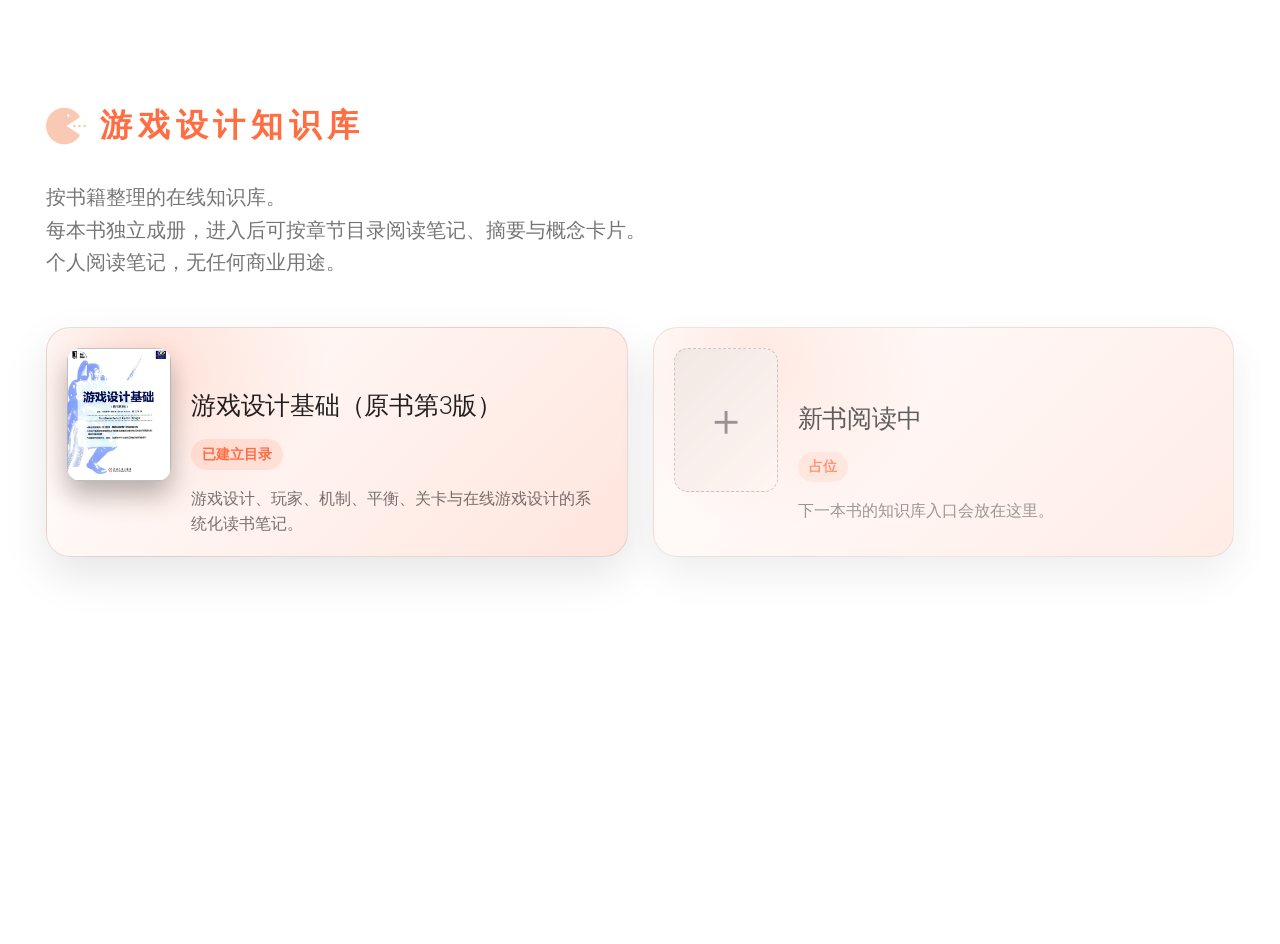
<file: index.html>
<!doctype html>
<html lang="zh" class="no-js">
  <head>
    
      <meta charset="utf-8">
      <meta name="viewport" content="width=device-width,initial-scale=1">
      
        <meta name="description" content="《游戏设计基础（原书第3版）》结构化读书知识库">
      
      
      
        <link rel="canonical" href="https://jq911.github.io/game-design-fundamentals-kb/">
      
      
      
        <link rel="next" href="01-%E6%B8%B8%E6%88%8F%E5%92%8C%E7%94%B5%E5%AD%90%E6%B8%B8%E6%88%8F/">
      
      
        
      
      
      <link rel="icon" href="assets/icons/Pac-Man.ico">
      <meta name="generator" content="mkdocs-1.6.1, mkdocs-material-9.7.6">
    
    
      
        <title>  - 游戏设计知识库</title>
      
    
    
      <link rel="stylesheet" href="assets/stylesheets/main.484c7ddc.min.css">
      
        
        <link rel="stylesheet" href="assets/stylesheets/palette.ab4e12ef.min.css">
      
      


    
    
      
    
    
      
        
        
        <link rel="preconnect" href="https://fonts.gstatic.com" crossorigin>
        <link rel="stylesheet" href="https://fonts.googleapis.com/css?family=Roboto:300,300i,400,400i,700,700i%7CRoboto+Mono:400,400i,700,700i&display=fallback">
        <style>:root{--md-text-font:"Roboto";--md-code-font:"Roboto Mono"}</style>
      
    
    
      <link rel="stylesheet" href="stylesheets/home.css">
    
    <script>__md_scope=new URL(".",location),__md_hash=e=>[...e].reduce(((e,_)=>(e<<5)-e+_.charCodeAt(0)),0),__md_get=(e,_=localStorage,t=__md_scope)=>JSON.parse(_.getItem(t.pathname+"."+e)),__md_set=(e,_,t=localStorage,a=__md_scope)=>{try{t.setItem(a.pathname+"."+e,JSON.stringify(_))}catch(e){}}</script>
    
      

    
    
  </head>
  
  
    
    
      
    
    
    
    
    <body dir="ltr" data-md-color-scheme="default" data-md-color-primary="deep-orange" data-md-color-accent="orange">
  
    
    <input class="md-toggle" data-md-toggle="drawer" type="checkbox" id="__drawer" autocomplete="off">
    <input class="md-toggle" data-md-toggle="search" type="checkbox" id="__search" autocomplete="off">
    <label class="md-overlay" for="__drawer"></label>
    <div data-md-component="skip">
      
    </div>
    <div data-md-component="announce">
      
    </div>
    
    
  

    <div class="md-container" data-md-component="container">
      
      
  

      <main class="md-main" data-md-component="main">
        <div class="md-main__inner md-grid">
          
  

          
            <div class="md-content" data-md-component="content">
              
              <article class="md-content__inner md-typeset">
                
  
    <section class="book-home">
  <div class="book-home__brand">
    <img src="assets/icons/logo.svg" alt="游戏设计知识库 Logo">
    <span>游戏设计知识库</span>
  </div>
  <p class="book-home__lead">
  按书籍整理的在线知识库。<br>
  每本书独立成册，进入后可按章节目录阅读笔记、摘要与概念卡片。<br>
  个人阅读笔记，无任何商业用途。
  </p>

  <div class="book-grid">
    <a class="book-card" href="01-游戏和电子游戏/">
      <img class="book-card__cover" src="assets/covers/game-design-fundamentals.jpg" alt="《游戏设计基础（原书第3版）》封面">
      <div class="book-card__meta">
        <h2 class="book-card__title">游戏设计基础（原书第3版）</h2>
        <div class="book-card__status">已建立目录</div>
        <p class="book-card__desc">游戏设计、玩家、机制、平衡、关卡与在线游戏设计的系统化读书笔记。</p>
      </div>
    </a>

    <div class="book-card book-card--disabled" aria-label="新书阅读中">
      <div class="book-card__placeholder">＋</div>
      <div class="book-card__meta">
        <h2 class="book-card__title">新书阅读中</h2>
        <div class="book-card__status">占位</div>
        <p class="book-card__desc">下一本书的知识库入口会放在这里。</p>
      </div>
    </div>
  </div>
</section>
  

              </article>
            </div>
          
          
<script>var target=document.getElementById(location.hash.slice(1));target&&target.name&&(target.checked=target.name.startsWith("__tabbed_"))</script>
        </div>
        
          <button type="button" class="md-top md-icon" data-md-component="top" hidden>
  
  <svg xmlns="http://www.w3.org/2000/svg" viewBox="0 0 24 24"><path d="M13 20h-2V8l-5.5 5.5-1.42-1.42L12 4.16l7.92 7.92-1.42 1.42L13 8z"/></svg>
  回到页面顶部
</button>
        
      </main>
      
        <footer class="md-footer">
  
  <div class="md-footer-meta md-typeset">
    <div class="md-footer-meta__inner md-grid">
      <div class="md-copyright">
  
  
    Made with
    <a href="https://squidfunk.github.io/mkdocs-material/" target="_blank" rel="noopener">
      Material for MkDocs
    </a>
  
</div>
      
    </div>
  </div>
</footer>
      
    </div>
    <div class="md-dialog" data-md-component="dialog">
      <div class="md-dialog__inner md-typeset"></div>
    </div>
    
    
    
      
      
      <script id="__config" type="application/json">{"annotate": null, "base": ".", "features": ["navigation.tabs", "navigation.sections", "navigation.indexes", "navigation.top", "search.highlight", "search.suggest", "content.code.copy"], "search": "assets/javascripts/workers/search.2c215733.min.js", "tags": null, "translations": {"clipboard.copied": "\u5df2\u590d\u5236", "clipboard.copy": "\u590d\u5236", "search.result.more.one": "\u5728\u8be5\u9875\u4e0a\u8fd8\u6709 1 \u4e2a\u7b26\u5408\u6761\u4ef6\u7684\u7ed3\u679c", "search.result.more.other": "\u5728\u8be5\u9875\u4e0a\u8fd8\u6709 # \u4e2a\u7b26\u5408\u6761\u4ef6\u7684\u7ed3\u679c", "search.result.none": "\u6ca1\u6709\u627e\u5230\u7b26\u5408\u6761\u4ef6\u7684\u7ed3\u679c", "search.result.one": "\u627e\u5230 1 \u4e2a\u7b26\u5408\u6761\u4ef6\u7684\u7ed3\u679c", "search.result.other": "# \u4e2a\u7b26\u5408\u6761\u4ef6\u7684\u7ed3\u679c", "search.result.placeholder": "\u952e\u5165\u4ee5\u5f00\u59cb\u641c\u7d22", "search.result.term.missing": "\u7f3a\u5c11", "select.version": "\u9009\u62e9\u5f53\u524d\u7248\u672c"}, "version": null}</script>
    
    
      <script src="assets/javascripts/bundle.79ae519e.min.js"></script>
      
    
  </body>
</html>
</file>
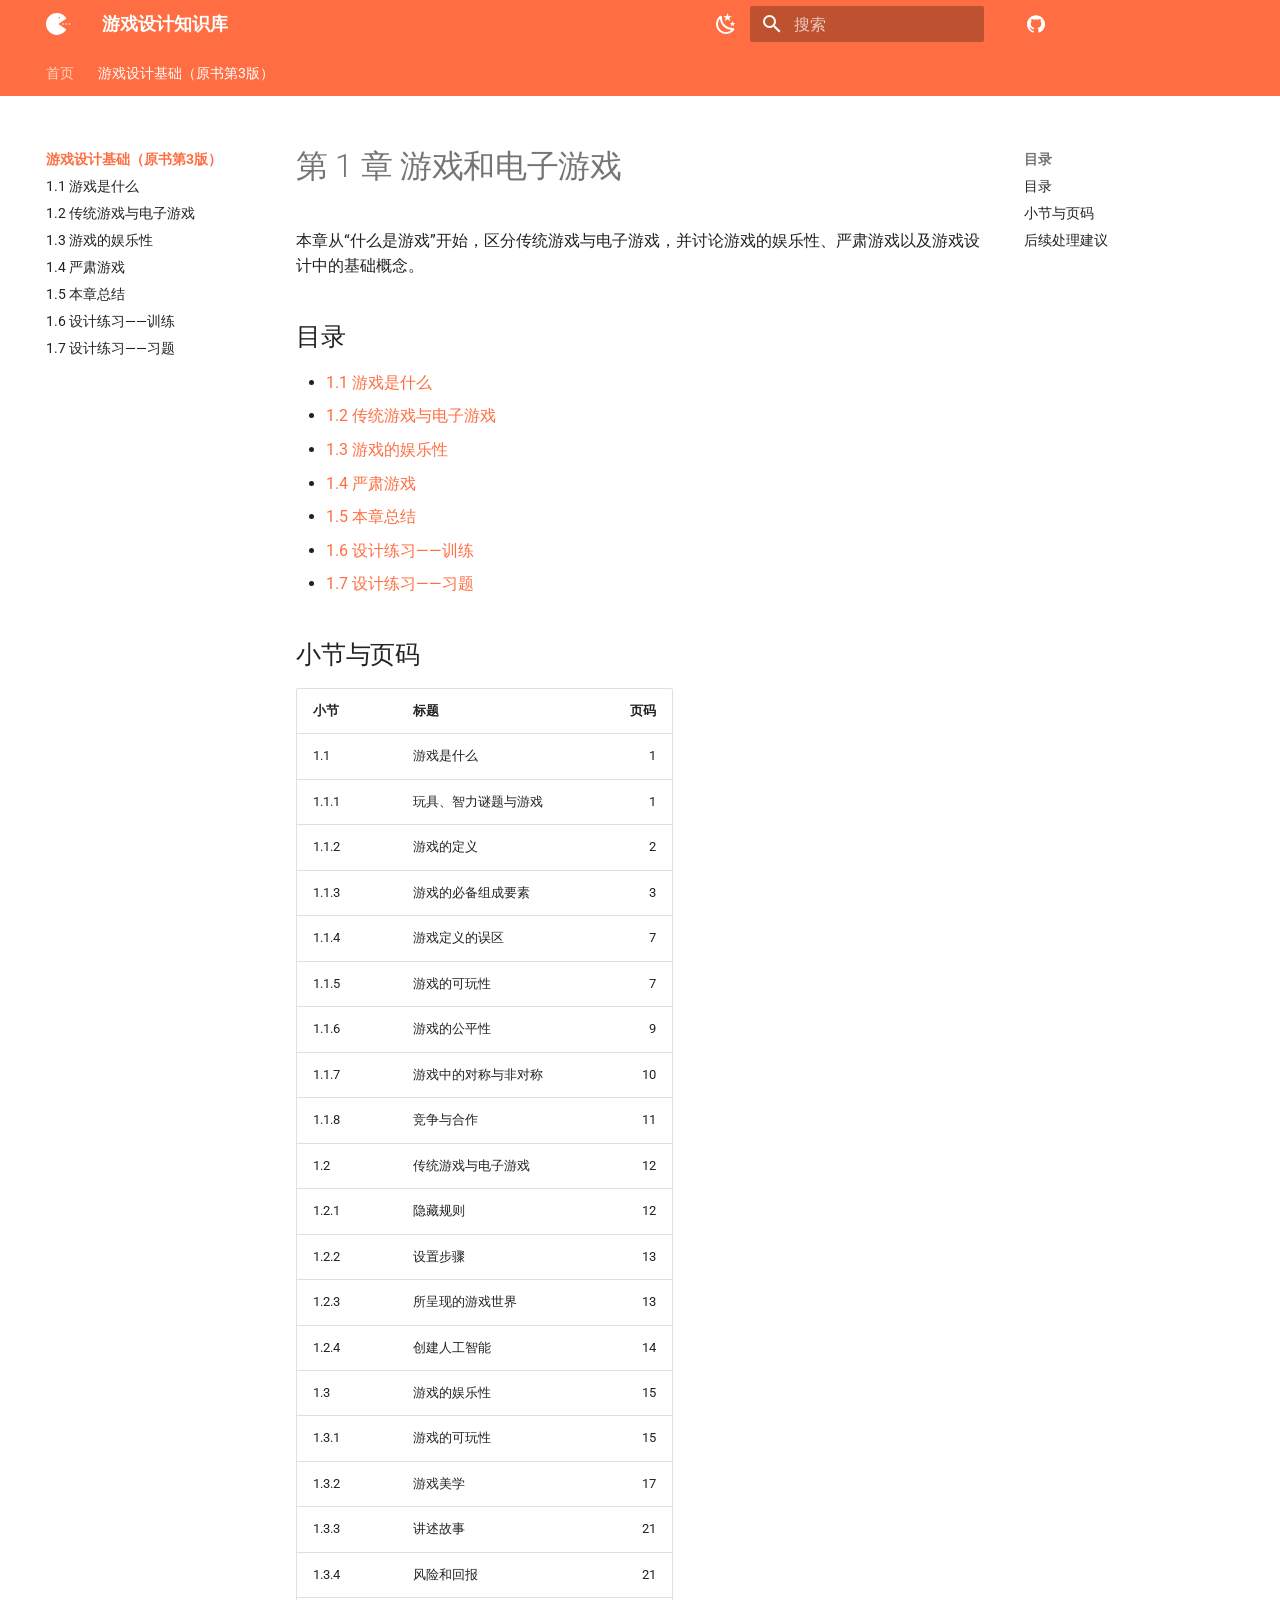
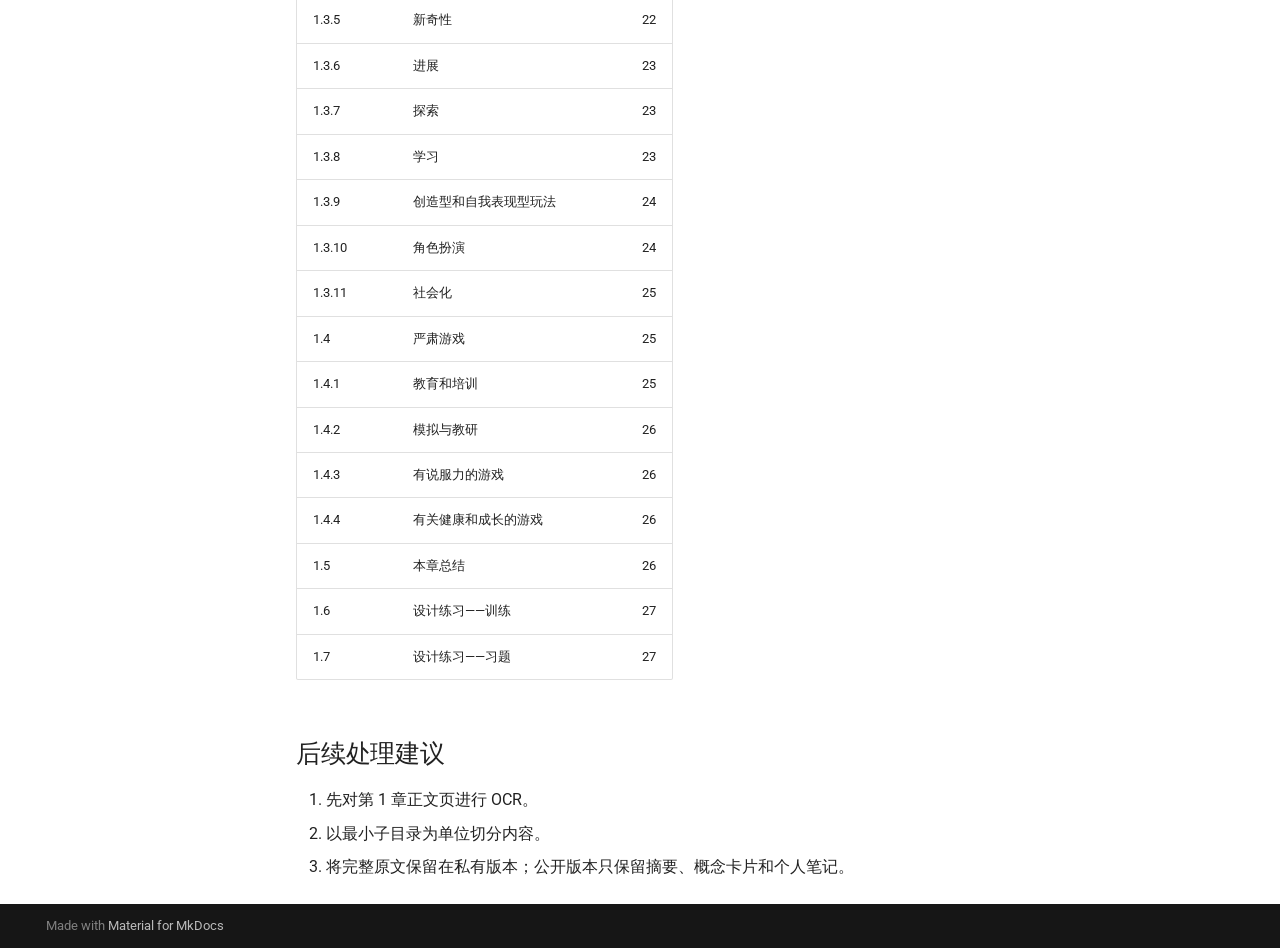
<file: 01-游戏和电子游戏/index.html>
<!doctype html>
<html lang="zh" class="no-js">
  <head>
    
      <meta charset="utf-8">
      <meta name="viewport" content="width=device-width,initial-scale=1">
      
        <meta name="description" content="《游戏设计基础（原书第3版）》结构化读书知识库">
      
      
      
        <link rel="canonical" href="https://jq911.github.io/game-design-fundamentals-kb/01-%E6%B8%B8%E6%88%8F%E5%92%8C%E7%94%B5%E5%AD%90%E6%B8%B8%E6%88%8F/">
      
      
        <link rel="prev" href="..">
      
      
        <link rel="next" href="01-01-%E6%B8%B8%E6%88%8F%E6%98%AF%E4%BB%80%E4%B9%88/">
      
      
        
      
      
      <link rel="icon" href="../assets/icons/Pac-Man.ico">
      <meta name="generator" content="mkdocs-1.6.1, mkdocs-material-9.7.6">
    
    
      
        <title>章节导览 - 游戏设计知识库</title>
      
    
    
      <link rel="stylesheet" href="../assets/stylesheets/main.484c7ddc.min.css">
      
        
        <link rel="stylesheet" href="../assets/stylesheets/palette.ab4e12ef.min.css">
      
      


    
    
      
    
    
      
        
        
        <link rel="preconnect" href="https://fonts.gstatic.com" crossorigin>
        <link rel="stylesheet" href="https://fonts.googleapis.com/css?family=Roboto:300,300i,400,400i,700,700i%7CRoboto+Mono:400,400i,700,700i&display=fallback">
        <style>:root{--md-text-font:"Roboto";--md-code-font:"Roboto Mono"}</style>
      
    
    
      <link rel="stylesheet" href="../stylesheets/home.css">
    
    <script>__md_scope=new URL("..",location),__md_hash=e=>[...e].reduce(((e,_)=>(e<<5)-e+_.charCodeAt(0)),0),__md_get=(e,_=localStorage,t=__md_scope)=>JSON.parse(_.getItem(t.pathname+"."+e)),__md_set=(e,_,t=localStorage,a=__md_scope)=>{try{t.setItem(a.pathname+"."+e,JSON.stringify(_))}catch(e){}}</script>
    
      

    
    
  </head>
  
  
    
    
      
    
    
    
    
    <body dir="ltr" data-md-color-scheme="default" data-md-color-primary="deep-orange" data-md-color-accent="orange">
  
    
    <input class="md-toggle" data-md-toggle="drawer" type="checkbox" id="__drawer" autocomplete="off">
    <input class="md-toggle" data-md-toggle="search" type="checkbox" id="__search" autocomplete="off">
    <label class="md-overlay" for="__drawer"></label>
    <div data-md-component="skip">
      
        
        <a href="#1" class="md-skip">
          跳转至
        </a>
      
    </div>
    <div data-md-component="announce">
      
    </div>
    
    
  
    
      

<header class="md-header" data-md-component="header">
  <nav class="md-header__inner md-grid" aria-label="页眉">
    <a href=".." title="游戏设计知识库" class="md-header__button md-logo" aria-label="游戏设计知识库" data-md-component="logo">
      
  <img src="../assets/icons/logo.svg" alt="logo">

    </a>
    <label class="md-header__button md-icon" for="__drawer">
      
      <svg xmlns="http://www.w3.org/2000/svg" viewBox="0 0 24 24"><path d="M3 6h18v2H3zm0 5h18v2H3zm0 5h18v2H3z"/></svg>
    </label>
    <div class="md-header__title" data-md-component="header-title">
      <div class="md-header__ellipsis">
        <div class="md-header__topic">
          <span class="md-ellipsis">
            游戏设计知识库
          </span>
        </div>
        <div class="md-header__topic" data-md-component="header-topic">
          <span class="md-ellipsis">
            
              章节导览
            
          </span>
        </div>
      </div>
    </div>
    
      
        <form class="md-header__option" data-md-component="palette">
  
    
    
    
    <input class="md-option" data-md-color-media="" data-md-color-scheme="default" data-md-color-primary="deep-orange" data-md-color-accent="orange"  aria-label="切换到深色模式"  type="radio" name="__palette" id="__palette_0">
    
      <label class="md-header__button md-icon" title="切换到深色模式" for="__palette_1" hidden>
        <svg xmlns="http://www.w3.org/2000/svg" viewBox="0 0 24 24"><path d="m17.75 4.09-2.53 1.94.91 3.06-2.63-1.81-2.63 1.81.91-3.06-2.53-1.94L12.44 4l1.06-3 1.06 3zm3.5 6.91-1.64 1.25.59 1.98-1.7-1.17-1.7 1.17.59-1.98L15.75 11l2.06-.05L18.5 9l.69 1.95zm-2.28 4.95c.83-.08 1.72 1.1 1.19 1.85-.32.45-.66.87-1.08 1.27C15.17 23 8.84 23 4.94 19.07c-3.91-3.9-3.91-10.24 0-14.14.4-.4.82-.76 1.27-1.08.75-.53 1.93.36 1.85 1.19-.27 2.86.69 5.83 2.89 8.02a9.96 9.96 0 0 0 8.02 2.89m-1.64 2.02a12.08 12.08 0 0 1-7.8-3.47c-2.17-2.19-3.33-5-3.49-7.82-2.81 3.14-2.7 7.96.31 10.98 3.02 3.01 7.84 3.12 10.98.31"/></svg>
      </label>
    
  
    
    
    
    <input class="md-option" data-md-color-media="" data-md-color-scheme="slate" data-md-color-primary="deep-orange" data-md-color-accent="orange"  aria-label="切换到浅色模式"  type="radio" name="__palette" id="__palette_1">
    
      <label class="md-header__button md-icon" title="切换到浅色模式" for="__palette_0" hidden>
        <svg xmlns="http://www.w3.org/2000/svg" viewBox="0 0 24 24"><path d="M12 7a5 5 0 0 1 5 5 5 5 0 0 1-5 5 5 5 0 0 1-5-5 5 5 0 0 1 5-5m0 2a3 3 0 0 0-3 3 3 3 0 0 0 3 3 3 3 0 0 0 3-3 3 3 0 0 0-3-3m0-7 2.39 3.42C13.65 5.15 12.84 5 12 5s-1.65.15-2.39.42zM3.34 7l4.16-.35A7.2 7.2 0 0 0 5.94 8.5c-.44.74-.69 1.5-.83 2.29zm.02 10 1.76-3.77a7.131 7.131 0 0 0 2.38 4.14zM20.65 7l-1.77 3.79a7.02 7.02 0 0 0-2.38-4.15zm-.01 10-4.14.36c.59-.51 1.12-1.14 1.54-1.86.42-.73.69-1.5.83-2.29zM12 22l-2.41-3.44c.74.27 1.55.44 2.41.44.82 0 1.63-.17 2.37-.44z"/></svg>
      </label>
    
  
</form>
      
    
    
      <script>var palette=__md_get("__palette");if(palette&&palette.color){if("(prefers-color-scheme)"===palette.color.media){var media=matchMedia("(prefers-color-scheme: light)"),input=document.querySelector(media.matches?"[data-md-color-media='(prefers-color-scheme: light)']":"[data-md-color-media='(prefers-color-scheme: dark)']");palette.color.media=input.getAttribute("data-md-color-media"),palette.color.scheme=input.getAttribute("data-md-color-scheme"),palette.color.primary=input.getAttribute("data-md-color-primary"),palette.color.accent=input.getAttribute("data-md-color-accent")}for(var[key,value]of Object.entries(palette.color))document.body.setAttribute("data-md-color-"+key,value)}</script>
    
    
    
      
      
        <label class="md-header__button md-icon" for="__search">
          
          <svg xmlns="http://www.w3.org/2000/svg" viewBox="0 0 24 24"><path d="M9.5 3A6.5 6.5 0 0 1 16 9.5c0 1.61-.59 3.09-1.56 4.23l.27.27h.79l5 5-1.5 1.5-5-5v-.79l-.27-.27A6.52 6.52 0 0 1 9.5 16 6.5 6.5 0 0 1 3 9.5 6.5 6.5 0 0 1 9.5 3m0 2C7 5 5 7 5 9.5S7 14 9.5 14 14 12 14 9.5 12 5 9.5 5"/></svg>
        </label>
        <div class="md-search" data-md-component="search" role="dialog">
  <label class="md-search__overlay" for="__search"></label>
  <div class="md-search__inner" role="search">
    <form class="md-search__form" name="search">
      <input type="text" class="md-search__input" name="query" aria-label="搜索" placeholder="搜索" autocapitalize="off" autocorrect="off" autocomplete="off" spellcheck="false" data-md-component="search-query" required>
      <label class="md-search__icon md-icon" for="__search">
        
        <svg xmlns="http://www.w3.org/2000/svg" viewBox="0 0 24 24"><path d="M9.5 3A6.5 6.5 0 0 1 16 9.5c0 1.61-.59 3.09-1.56 4.23l.27.27h.79l5 5-1.5 1.5-5-5v-.79l-.27-.27A6.52 6.52 0 0 1 9.5 16 6.5 6.5 0 0 1 3 9.5 6.5 6.5 0 0 1 9.5 3m0 2C7 5 5 7 5 9.5S7 14 9.5 14 14 12 14 9.5 12 5 9.5 5"/></svg>
        
        <svg xmlns="http://www.w3.org/2000/svg" viewBox="0 0 24 24"><path d="M20 11v2H8l5.5 5.5-1.42 1.42L4.16 12l7.92-7.92L13.5 5.5 8 11z"/></svg>
      </label>
      <nav class="md-search__options" aria-label="查找">
        
        <button type="reset" class="md-search__icon md-icon" title="清空当前内容" aria-label="清空当前内容" tabindex="-1">
          
          <svg xmlns="http://www.w3.org/2000/svg" viewBox="0 0 24 24"><path d="M19 6.41 17.59 5 12 10.59 6.41 5 5 6.41 10.59 12 5 17.59 6.41 19 12 13.41 17.59 19 19 17.59 13.41 12z"/></svg>
        </button>
      </nav>
      
        <div class="md-search__suggest" data-md-component="search-suggest"></div>
      
    </form>
    <div class="md-search__output">
      <div class="md-search__scrollwrap" tabindex="0" data-md-scrollfix>
        <div class="md-search-result" data-md-component="search-result">
          <div class="md-search-result__meta">
            正在初始化搜索引擎
          </div>
          <ol class="md-search-result__list" role="presentation"></ol>
        </div>
      </div>
    </div>
  </div>
</div>
      
    
    
      <div class="md-header__source">
        <a href="https://github.com/jq911/game-design-fundamentals-kb" title="前往仓库" class="md-source" data-md-component="source">
  <div class="md-source__icon md-icon">
    
    <svg width="128" height="128" viewBox="0 0 128 128" fill="none" xmlns="http://www.w3.org/2000/svg">
<path d="M56.7937 84.9688C44.4187 83.4688 35.7 74.5625 35.7 63.0313C35.7 58.3438 37.3875 53.2813 40.2 49.9063C38.9812 46.8125 39.1687 40.25 40.575 37.5313C44.325 37.0625 49.3875 39.0313 52.3875 41.75C55.95 40.625 59.7 40.0625 64.2937 40.0625C68.8875 40.0625 72.6375 40.625 76.0125 41.6563C78.9187 39.0313 84.075 37.0625 87.825 37.5313C89.1375 40.0625 89.325 46.625 88.1062 49.8125C91.1062 53.375 92.7 58.1563 92.7 63.0313C92.7 74.5625 83.9812 83.2813 71.4187 84.875C74.6062 86.9375 76.7625 91.4375 76.7625 96.5938L76.7625 106.344C76.7625 109.156 79.1062 110.75 81.9187 109.625C98.8875 103.156 112.2 86.1875 112.2 65.1875C112.2 38.6563 90.6375 17 64.1062 17C37.575 17 16.2 38.6562 16.2 65.1875C16.2 86 29.4187 103.25 47.2312 109.719C49.7625 110.656 52.2 108.969 52.2 106.438L52.2 98.9375C50.8875 99.5 49.2 99.875 47.7 99.875C41.5125 99.875 37.8562 96.5 35.2312 90.2188C34.2 87.6875 33.075 86.1875 30.9187 85.9063C29.7937 85.8125 29.4187 85.3438 29.4187 84.7813C29.4187 83.6563 31.2937 82.8125 33.1687 82.8125C35.8875 82.8125 38.2312 84.5 40.6687 87.9688C42.5437 90.6875 44.5125 91.9063 46.8562 91.9063C49.2 91.9063 50.7 91.0625 52.8562 88.9063C54.45 87.3125 55.6687 85.9063 56.7937 84.9688Z" fill="white"/>
</svg>
  </div>
  <div class="md-source__repository">
    jq911/game-design-fundamentals-kb
  </div>
</a>
      </div>
    
  </nav>
  
</header>
    
  

    <div class="md-container" data-md-component="container">
      
      
  
    
        
          
            
<nav class="md-tabs" aria-label="标签" data-md-component="tabs">
  <div class="md-grid">
    <ul class="md-tabs__list">
      
        
  
  
  
  
    <li class="md-tabs__item">
      <a href=".." class="md-tabs__link">
        
  
  
    
  
  首页

      </a>
    </li>
  

      
        
  
  
  
    
  
  
    
    
      <li class="md-tabs__item md-tabs__item--active">
        <a href="./" class="md-tabs__link">
          
  
  
    
  
  游戏设计基础（原书第3版）

        </a>
      </li>
    
  

      
    </ul>
  </div>
</nav>
          
        
      
  

      <main class="md-main" data-md-component="main">
        <div class="md-main__inner md-grid">
          
  
    
            
              
              <div class="md-sidebar md-sidebar--primary" data-md-component="sidebar" data-md-type="navigation" >
                <div class="md-sidebar__scrollwrap">
                  <div class="md-sidebar__inner">
                    


  


<nav class="md-nav md-nav--primary md-nav--lifted" aria-label="导航栏" data-md-level="0">
  <label class="md-nav__title" for="__drawer">
    <a href=".." title="游戏设计知识库" class="md-nav__button md-logo" aria-label="游戏设计知识库" data-md-component="logo">
      
  <img src="../assets/icons/logo.svg" alt="logo">

    </a>
    游戏设计知识库
  </label>
  
    <div class="md-nav__source">
      <a href="https://github.com/jq911/game-design-fundamentals-kb" title="前往仓库" class="md-source" data-md-component="source">
  <div class="md-source__icon md-icon">
    
    <svg width="128" height="128" viewBox="0 0 128 128" fill="none" xmlns="http://www.w3.org/2000/svg">
<path d="M56.7937 84.9688C44.4187 83.4688 35.7 74.5625 35.7 63.0313C35.7 58.3438 37.3875 53.2813 40.2 49.9063C38.9812 46.8125 39.1687 40.25 40.575 37.5313C44.325 37.0625 49.3875 39.0313 52.3875 41.75C55.95 40.625 59.7 40.0625 64.2937 40.0625C68.8875 40.0625 72.6375 40.625 76.0125 41.6563C78.9187 39.0313 84.075 37.0625 87.825 37.5313C89.1375 40.0625 89.325 46.625 88.1062 49.8125C91.1062 53.375 92.7 58.1563 92.7 63.0313C92.7 74.5625 83.9812 83.2813 71.4187 84.875C74.6062 86.9375 76.7625 91.4375 76.7625 96.5938L76.7625 106.344C76.7625 109.156 79.1062 110.75 81.9187 109.625C98.8875 103.156 112.2 86.1875 112.2 65.1875C112.2 38.6563 90.6375 17 64.1062 17C37.575 17 16.2 38.6562 16.2 65.1875C16.2 86 29.4187 103.25 47.2312 109.719C49.7625 110.656 52.2 108.969 52.2 106.438L52.2 98.9375C50.8875 99.5 49.2 99.875 47.7 99.875C41.5125 99.875 37.8562 96.5 35.2312 90.2188C34.2 87.6875 33.075 86.1875 30.9187 85.9063C29.7937 85.8125 29.4187 85.3438 29.4187 84.7813C29.4187 83.6563 31.2937 82.8125 33.1687 82.8125C35.8875 82.8125 38.2312 84.5 40.6687 87.9688C42.5437 90.6875 44.5125 91.9063 46.8562 91.9063C49.2 91.9063 50.7 91.0625 52.8562 88.9063C54.45 87.3125 55.6687 85.9063 56.7937 84.9688Z" fill="white"/>
</svg>
  </div>
  <div class="md-source__repository">
    jq911/game-design-fundamentals-kb
  </div>
</a>
    </div>
  
  <ul class="md-nav__list" data-md-scrollfix>
    
      
      
  
  
  
  
    <li class="md-nav__item">
      <a href=".." class="md-nav__link">
        
  
  
  <span class="md-ellipsis">
    
  
    首页
  

    
  </span>
  
  

      </a>
    </li>
  

    
      
      
  
  
    
  
  
  
    
    
      
        
          
        
      
        
      
        
      
        
      
        
      
        
      
        
      
        
      
    
    
    
      
        
        
      
      
        
      
    
    
    <li class="md-nav__item md-nav__item--active md-nav__item--section md-nav__item--nested">
      
        
        
        <input class="md-nav__toggle md-toggle " type="checkbox" id="__nav_2" checked>
        
          
          <div class="md-nav__link md-nav__container">
            <a href="./" class="md-nav__link md-nav__link--active">
              
  
  
  <span class="md-ellipsis">
    
  
    游戏设计基础（原书第3版）
  

    
  </span>
  
  

            </a>
            
              
              <label class="md-nav__link md-nav__link--active" for="__nav_2" id="__nav_2_label" tabindex="">
                <span class="md-nav__icon md-icon"></span>
              </label>
            
          </div>
        
        <nav class="md-nav" data-md-level="1" aria-labelledby="__nav_2_label" aria-expanded="true">
          <label class="md-nav__title" for="__nav_2">
            <span class="md-nav__icon md-icon"></span>
            
  
    游戏设计基础（原书第3版）
  

          </label>
          <ul class="md-nav__list" data-md-scrollfix>
            
              
            
              
                
  
  
  
  
    <li class="md-nav__item">
      <a href="01-01-%E6%B8%B8%E6%88%8F%E6%98%AF%E4%BB%80%E4%B9%88/" class="md-nav__link">
        
  
  
  <span class="md-ellipsis">
    
  
    1.1 游戏是什么
  

    
  </span>
  
  

      </a>
    </li>
  

              
            
              
                
  
  
  
  
    <li class="md-nav__item">
      <a href="01-02-%E4%BC%A0%E7%BB%9F%E6%B8%B8%E6%88%8F%E4%B8%8E%E7%94%B5%E5%AD%90%E6%B8%B8%E6%88%8F/" class="md-nav__link">
        
  
  
  <span class="md-ellipsis">
    
  
    1.2 传统游戏与电子游戏
  

    
  </span>
  
  

      </a>
    </li>
  

              
            
              
                
  
  
  
  
    <li class="md-nav__item">
      <a href="01-03-%E6%B8%B8%E6%88%8F%E7%9A%84%E5%A8%B1%E4%B9%90%E6%80%A7/" class="md-nav__link">
        
  
  
  <span class="md-ellipsis">
    
  
    1.3 游戏的娱乐性
  

    
  </span>
  
  

      </a>
    </li>
  

              
            
              
                
  
  
  
  
    <li class="md-nav__item">
      <a href="01-04-%E4%B8%A5%E8%82%83%E6%B8%B8%E6%88%8F/" class="md-nav__link">
        
  
  
  <span class="md-ellipsis">
    
  
    1.4 严肃游戏
  

    
  </span>
  
  

      </a>
    </li>
  

              
            
              
                
  
  
  
  
    <li class="md-nav__item">
      <a href="01-05-%E6%9C%AC%E7%AB%A0%E6%80%BB%E7%BB%93/" class="md-nav__link">
        
  
  
  <span class="md-ellipsis">
    
  
    1.5 本章总结
  

    
  </span>
  
  

      </a>
    </li>
  

              
            
              
                
  
  
  
  
    <li class="md-nav__item">
      <a href="01-06-%E8%AE%BE%E8%AE%A1%E7%BB%83%E4%B9%A0-%E8%AE%AD%E7%BB%83/" class="md-nav__link">
        
  
  
  <span class="md-ellipsis">
    
  
    1.6 设计练习——训练
  

    
  </span>
  
  

      </a>
    </li>
  

              
            
              
                
  
  
  
  
    <li class="md-nav__item">
      <a href="01-07-%E8%AE%BE%E8%AE%A1%E7%BB%83%E4%B9%A0-%E4%B9%A0%E9%A2%98/" class="md-nav__link">
        
  
  
  <span class="md-ellipsis">
    
  
    1.7 设计练习——习题
  

    
  </span>
  
  

      </a>
    </li>
  

              
            
          </ul>
        </nav>
      
    </li>
  

    
  </ul>
</nav>
                  </div>
                </div>
              </div>
            
            
              
              <div class="md-sidebar md-sidebar--secondary" data-md-component="sidebar" data-md-type="toc" >
                <div class="md-sidebar__scrollwrap">
                  <div class="md-sidebar__inner">
                    

<nav class="md-nav md-nav--secondary" aria-label="目录">
  
  
  
    
  
  
    <label class="md-nav__title" for="__toc">
      <span class="md-nav__icon md-icon"></span>
      目录
    </label>
    <ul class="md-nav__list" data-md-component="toc" data-md-scrollfix>
      
        <li class="md-nav__item">
  <a href="#_1" class="md-nav__link">
    <span class="md-ellipsis">
      
        目录
      
    </span>
  </a>
  
</li>
      
        <li class="md-nav__item">
  <a href="#_2" class="md-nav__link">
    <span class="md-ellipsis">
      
        小节与页码
      
    </span>
  </a>
  
</li>
      
        <li class="md-nav__item">
  <a href="#_3" class="md-nav__link">
    <span class="md-ellipsis">
      
        后续处理建议
      
    </span>
  </a>
  
</li>
      
    </ul>
  
</nav>
                  </div>
                </div>
              </div>
            
          
  

          
            <div class="md-content" data-md-component="content">
              
              <article class="md-content__inner md-typeset">
                
  
    
                  


  
  


<h1 id="1">第 1 章 游戏和电子游戏<a class="headerlink" href="#1" title="Permanent link">&para;</a></h1>
<p>本章从“什么是游戏”开始，区分传统游戏与电子游戏，并讨论游戏的娱乐性、严肃游戏以及游戏设计中的基础概念。</p>
<h2 id="_1">目录<a class="headerlink" href="#_1" title="Permanent link">&para;</a></h2>
<ul>
<li><a href="01-01-%E6%B8%B8%E6%88%8F%E6%98%AF%E4%BB%80%E4%B9%88/">1.1 游戏是什么</a></li>
<li><a href="01-02-%E4%BC%A0%E7%BB%9F%E6%B8%B8%E6%88%8F%E4%B8%8E%E7%94%B5%E5%AD%90%E6%B8%B8%E6%88%8F/">1.2 传统游戏与电子游戏</a></li>
<li><a href="01-03-%E6%B8%B8%E6%88%8F%E7%9A%84%E5%A8%B1%E4%B9%90%E6%80%A7/">1.3 游戏的娱乐性</a></li>
<li><a href="01-04-%E4%B8%A5%E8%82%83%E6%B8%B8%E6%88%8F/">1.4 严肃游戏</a></li>
<li><a href="01-05-%E6%9C%AC%E7%AB%A0%E6%80%BB%E7%BB%93/">1.5 本章总结</a></li>
<li><a href="01-06-%E8%AE%BE%E8%AE%A1%E7%BB%83%E4%B9%A0-%E8%AE%AD%E7%BB%83/">1.6 设计练习——训练</a></li>
<li><a href="01-07-%E8%AE%BE%E8%AE%A1%E7%BB%83%E4%B9%A0-%E4%B9%A0%E9%A2%98/">1.7 设计练习——习题</a></li>
</ul>
<h2 id="_2">小节与页码<a class="headerlink" href="#_2" title="Permanent link">&para;</a></h2>
<table>
<thead>
<tr>
<th>小节</th>
<th>标题</th>
<th style="text-align: right;">页码</th>
</tr>
</thead>
<tbody>
<tr>
<td>1.1</td>
<td>游戏是什么</td>
<td style="text-align: right;">1</td>
</tr>
<tr>
<td>1.1.1</td>
<td>玩具、智力谜题与游戏</td>
<td style="text-align: right;">1</td>
</tr>
<tr>
<td>1.1.2</td>
<td>游戏的定义</td>
<td style="text-align: right;">2</td>
</tr>
<tr>
<td>1.1.3</td>
<td>游戏的必备组成要素</td>
<td style="text-align: right;">3</td>
</tr>
<tr>
<td>1.1.4</td>
<td>游戏定义的误区</td>
<td style="text-align: right;">7</td>
</tr>
<tr>
<td>1.1.5</td>
<td>游戏的可玩性</td>
<td style="text-align: right;">7</td>
</tr>
<tr>
<td>1.1.6</td>
<td>游戏的公平性</td>
<td style="text-align: right;">9</td>
</tr>
<tr>
<td>1.1.7</td>
<td>游戏中的对称与非对称</td>
<td style="text-align: right;">10</td>
</tr>
<tr>
<td>1.1.8</td>
<td>竞争与合作</td>
<td style="text-align: right;">11</td>
</tr>
<tr>
<td>1.2</td>
<td>传统游戏与电子游戏</td>
<td style="text-align: right;">12</td>
</tr>
<tr>
<td>1.2.1</td>
<td>隐藏规则</td>
<td style="text-align: right;">12</td>
</tr>
<tr>
<td>1.2.2</td>
<td>设置步骤</td>
<td style="text-align: right;">13</td>
</tr>
<tr>
<td>1.2.3</td>
<td>所呈现的游戏世界</td>
<td style="text-align: right;">13</td>
</tr>
<tr>
<td>1.2.4</td>
<td>创建人工智能</td>
<td style="text-align: right;">14</td>
</tr>
<tr>
<td>1.3</td>
<td>游戏的娱乐性</td>
<td style="text-align: right;">15</td>
</tr>
<tr>
<td>1.3.1</td>
<td>游戏的可玩性</td>
<td style="text-align: right;">15</td>
</tr>
<tr>
<td>1.3.2</td>
<td>游戏美学</td>
<td style="text-align: right;">17</td>
</tr>
<tr>
<td>1.3.3</td>
<td>讲述故事</td>
<td style="text-align: right;">21</td>
</tr>
<tr>
<td>1.3.4</td>
<td>风险和回报</td>
<td style="text-align: right;">21</td>
</tr>
<tr>
<td>1.3.5</td>
<td>新奇性</td>
<td style="text-align: right;">22</td>
</tr>
<tr>
<td>1.3.6</td>
<td>进展</td>
<td style="text-align: right;">23</td>
</tr>
<tr>
<td>1.3.7</td>
<td>探索</td>
<td style="text-align: right;">23</td>
</tr>
<tr>
<td>1.3.8</td>
<td>学习</td>
<td style="text-align: right;">23</td>
</tr>
<tr>
<td>1.3.9</td>
<td>创造型和自我表现型玩法</td>
<td style="text-align: right;">24</td>
</tr>
<tr>
<td>1.3.10</td>
<td>角色扮演</td>
<td style="text-align: right;">24</td>
</tr>
<tr>
<td>1.3.11</td>
<td>社会化</td>
<td style="text-align: right;">25</td>
</tr>
<tr>
<td>1.4</td>
<td>严肃游戏</td>
<td style="text-align: right;">25</td>
</tr>
<tr>
<td>1.4.1</td>
<td>教育和培训</td>
<td style="text-align: right;">25</td>
</tr>
<tr>
<td>1.4.2</td>
<td>模拟与教研</td>
<td style="text-align: right;">26</td>
</tr>
<tr>
<td>1.4.3</td>
<td>有说服力的游戏</td>
<td style="text-align: right;">26</td>
</tr>
<tr>
<td>1.4.4</td>
<td>有关健康和成长的游戏</td>
<td style="text-align: right;">26</td>
</tr>
<tr>
<td>1.5</td>
<td>本章总结</td>
<td style="text-align: right;">26</td>
</tr>
<tr>
<td>1.6</td>
<td>设计练习——训练</td>
<td style="text-align: right;">27</td>
</tr>
<tr>
<td>1.7</td>
<td>设计练习——习题</td>
<td style="text-align: right;">27</td>
</tr>
</tbody>
</table>
<h2 id="_3">后续处理建议<a class="headerlink" href="#_3" title="Permanent link">&para;</a></h2>
<ol>
<li>先对第 1 章正文页进行 OCR。</li>
<li>以最小子目录为单位切分内容。</li>
<li>将完整原文保留在私有版本；公开版本只保留摘要、概念卡片和个人笔记。</li>
</ol>












                
  

              </article>
            </div>
          
          
<script>var target=document.getElementById(location.hash.slice(1));target&&target.name&&(target.checked=target.name.startsWith("__tabbed_"))</script>
        </div>
        
          <button type="button" class="md-top md-icon" data-md-component="top" hidden>
  
  <svg xmlns="http://www.w3.org/2000/svg" viewBox="0 0 24 24"><path d="M13 20h-2V8l-5.5 5.5-1.42-1.42L12 4.16l7.92 7.92-1.42 1.42L13 8z"/></svg>
  回到页面顶部
</button>
        
      </main>
      
        <footer class="md-footer">
  
  <div class="md-footer-meta md-typeset">
    <div class="md-footer-meta__inner md-grid">
      <div class="md-copyright">
  
  
    Made with
    <a href="https://squidfunk.github.io/mkdocs-material/" target="_blank" rel="noopener">
      Material for MkDocs
    </a>
  
</div>
      
    </div>
  </div>
</footer>
      
    </div>
    <div class="md-dialog" data-md-component="dialog">
      <div class="md-dialog__inner md-typeset"></div>
    </div>
    
    
    
      
      
      <script id="__config" type="application/json">{"annotate": null, "base": "..", "features": ["navigation.tabs", "navigation.sections", "navigation.indexes", "navigation.top", "search.highlight", "search.suggest", "content.code.copy"], "search": "../assets/javascripts/workers/search.2c215733.min.js", "tags": null, "translations": {"clipboard.copied": "\u5df2\u590d\u5236", "clipboard.copy": "\u590d\u5236", "search.result.more.one": "\u5728\u8be5\u9875\u4e0a\u8fd8\u6709 1 \u4e2a\u7b26\u5408\u6761\u4ef6\u7684\u7ed3\u679c", "search.result.more.other": "\u5728\u8be5\u9875\u4e0a\u8fd8\u6709 # \u4e2a\u7b26\u5408\u6761\u4ef6\u7684\u7ed3\u679c", "search.result.none": "\u6ca1\u6709\u627e\u5230\u7b26\u5408\u6761\u4ef6\u7684\u7ed3\u679c", "search.result.one": "\u627e\u5230 1 \u4e2a\u7b26\u5408\u6761\u4ef6\u7684\u7ed3\u679c", "search.result.other": "# \u4e2a\u7b26\u5408\u6761\u4ef6\u7684\u7ed3\u679c", "search.result.placeholder": "\u952e\u5165\u4ee5\u5f00\u59cb\u641c\u7d22", "search.result.term.missing": "\u7f3a\u5c11", "select.version": "\u9009\u62e9\u5f53\u524d\u7248\u672c"}, "version": null}</script>
    
    
      <script src="../assets/javascripts/bundle.79ae519e.min.js"></script>
      
    
  </body>
</html>
</file>
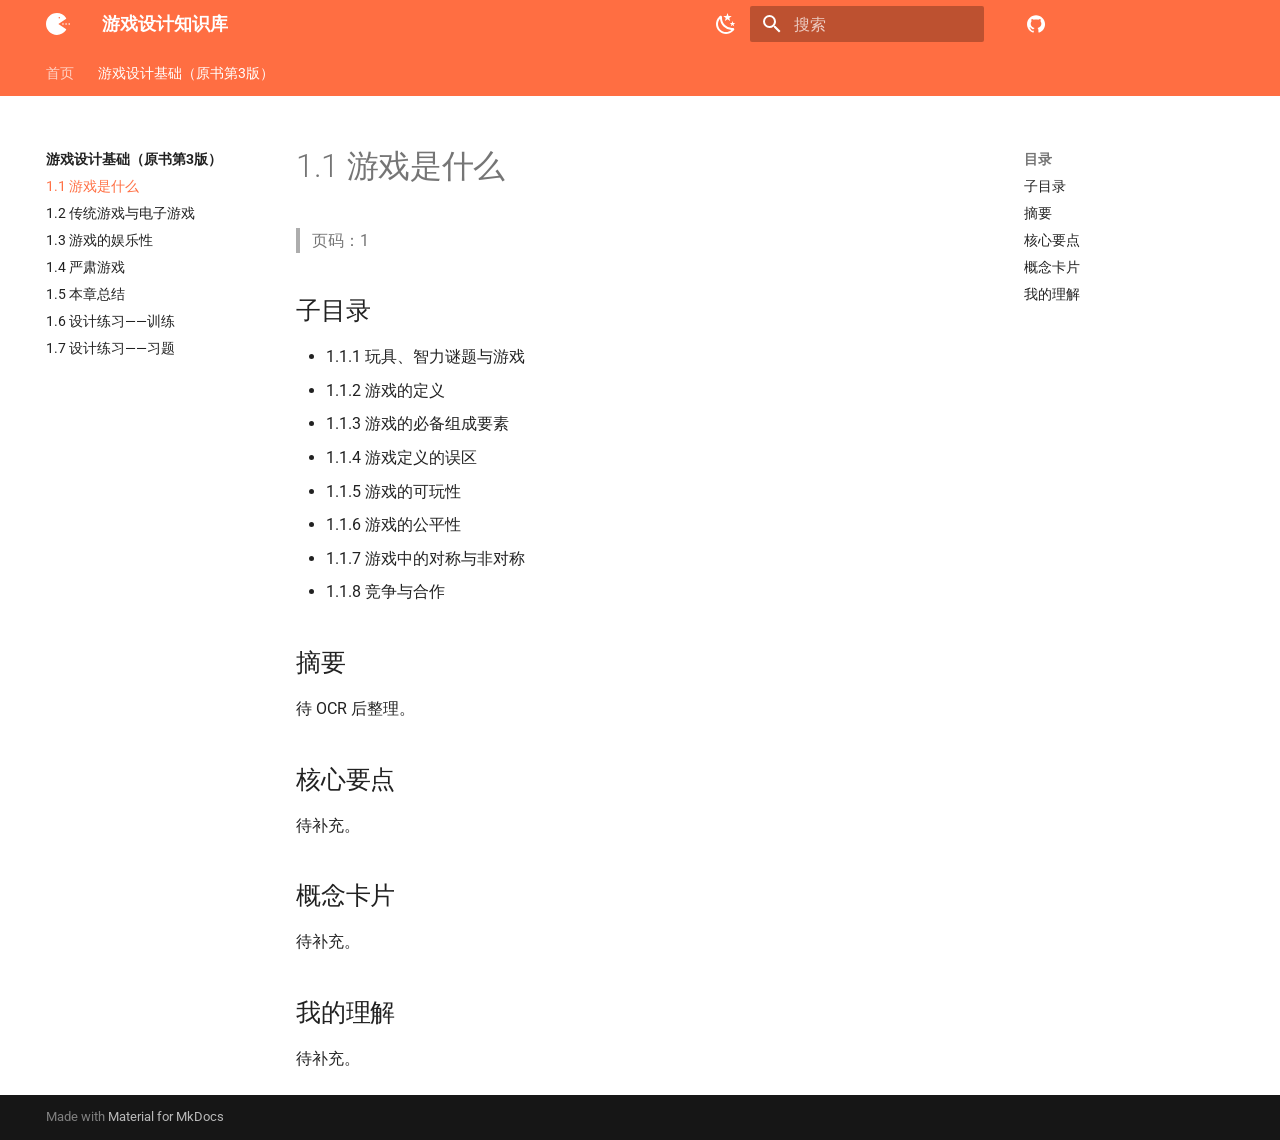
<file: 01-游戏和电子游戏/01-01-游戏是什么/index.html>
<!doctype html>
<html lang="zh" class="no-js">
  <head>
    
      <meta charset="utf-8">
      <meta name="viewport" content="width=device-width,initial-scale=1">
      
        <meta name="description" content="《游戏设计基础（原书第3版）》结构化读书知识库">
      
      
      
        <link rel="canonical" href="https://jq911.github.io/game-design-fundamentals-kb/01-%E6%B8%B8%E6%88%8F%E5%92%8C%E7%94%B5%E5%AD%90%E6%B8%B8%E6%88%8F/01-01-%E6%B8%B8%E6%88%8F%E6%98%AF%E4%BB%80%E4%B9%88/">
      
      
        <link rel="prev" href="../">
      
      
        <link rel="next" href="../01-02-%E4%BC%A0%E7%BB%9F%E6%B8%B8%E6%88%8F%E4%B8%8E%E7%94%B5%E5%AD%90%E6%B8%B8%E6%88%8F/">
      
      
        
      
      
      <link rel="icon" href="../../assets/icons/Pac-Man.ico">
      <meta name="generator" content="mkdocs-1.6.1, mkdocs-material-9.7.6">
    
    
      
        <title>1.1 游戏是什么 - 游戏设计知识库</title>
      
    
    
      <link rel="stylesheet" href="../../assets/stylesheets/main.484c7ddc.min.css">
      
        
        <link rel="stylesheet" href="../../assets/stylesheets/palette.ab4e12ef.min.css">
      
      


    
    
      
    
    
      
        
        
        <link rel="preconnect" href="https://fonts.gstatic.com" crossorigin>
        <link rel="stylesheet" href="https://fonts.googleapis.com/css?family=Roboto:300,300i,400,400i,700,700i%7CRoboto+Mono:400,400i,700,700i&display=fallback">
        <style>:root{--md-text-font:"Roboto";--md-code-font:"Roboto Mono"}</style>
      
    
    
      <link rel="stylesheet" href="../../stylesheets/home.css">
    
    <script>__md_scope=new URL("../..",location),__md_hash=e=>[...e].reduce(((e,_)=>(e<<5)-e+_.charCodeAt(0)),0),__md_get=(e,_=localStorage,t=__md_scope)=>JSON.parse(_.getItem(t.pathname+"."+e)),__md_set=(e,_,t=localStorage,a=__md_scope)=>{try{t.setItem(a.pathname+"."+e,JSON.stringify(_))}catch(e){}}</script>
    
      

    
    
  </head>
  
  
    
    
      
    
    
    
    
    <body dir="ltr" data-md-color-scheme="default" data-md-color-primary="deep-orange" data-md-color-accent="orange">
  
    
    <input class="md-toggle" data-md-toggle="drawer" type="checkbox" id="__drawer" autocomplete="off">
    <input class="md-toggle" data-md-toggle="search" type="checkbox" id="__search" autocomplete="off">
    <label class="md-overlay" for="__drawer"></label>
    <div data-md-component="skip">
      
        
        <a href="#11" class="md-skip">
          跳转至
        </a>
      
    </div>
    <div data-md-component="announce">
      
    </div>
    
    
  
    
      

<header class="md-header" data-md-component="header">
  <nav class="md-header__inner md-grid" aria-label="页眉">
    <a href="../.." title="游戏设计知识库" class="md-header__button md-logo" aria-label="游戏设计知识库" data-md-component="logo">
      
  <img src="../../assets/icons/logo.svg" alt="logo">

    </a>
    <label class="md-header__button md-icon" for="__drawer">
      
      <svg xmlns="http://www.w3.org/2000/svg" viewBox="0 0 24 24"><path d="M3 6h18v2H3zm0 5h18v2H3zm0 5h18v2H3z"/></svg>
    </label>
    <div class="md-header__title" data-md-component="header-title">
      <div class="md-header__ellipsis">
        <div class="md-header__topic">
          <span class="md-ellipsis">
            游戏设计知识库
          </span>
        </div>
        <div class="md-header__topic" data-md-component="header-topic">
          <span class="md-ellipsis">
            
              1.1 游戏是什么
            
          </span>
        </div>
      </div>
    </div>
    
      
        <form class="md-header__option" data-md-component="palette">
  
    
    
    
    <input class="md-option" data-md-color-media="" data-md-color-scheme="default" data-md-color-primary="deep-orange" data-md-color-accent="orange"  aria-label="切换到深色模式"  type="radio" name="__palette" id="__palette_0">
    
      <label class="md-header__button md-icon" title="切换到深色模式" for="__palette_1" hidden>
        <svg xmlns="http://www.w3.org/2000/svg" viewBox="0 0 24 24"><path d="m17.75 4.09-2.53 1.94.91 3.06-2.63-1.81-2.63 1.81.91-3.06-2.53-1.94L12.44 4l1.06-3 1.06 3zm3.5 6.91-1.64 1.25.59 1.98-1.7-1.17-1.7 1.17.59-1.98L15.75 11l2.06-.05L18.5 9l.69 1.95zm-2.28 4.95c.83-.08 1.72 1.1 1.19 1.85-.32.45-.66.87-1.08 1.27C15.17 23 8.84 23 4.94 19.07c-3.91-3.9-3.91-10.24 0-14.14.4-.4.82-.76 1.27-1.08.75-.53 1.93.36 1.85 1.19-.27 2.86.69 5.83 2.89 8.02a9.96 9.96 0 0 0 8.02 2.89m-1.64 2.02a12.08 12.08 0 0 1-7.8-3.47c-2.17-2.19-3.33-5-3.49-7.82-2.81 3.14-2.7 7.96.31 10.98 3.02 3.01 7.84 3.12 10.98.31"/></svg>
      </label>
    
  
    
    
    
    <input class="md-option" data-md-color-media="" data-md-color-scheme="slate" data-md-color-primary="deep-orange" data-md-color-accent="orange"  aria-label="切换到浅色模式"  type="radio" name="__palette" id="__palette_1">
    
      <label class="md-header__button md-icon" title="切换到浅色模式" for="__palette_0" hidden>
        <svg xmlns="http://www.w3.org/2000/svg" viewBox="0 0 24 24"><path d="M12 7a5 5 0 0 1 5 5 5 5 0 0 1-5 5 5 5 0 0 1-5-5 5 5 0 0 1 5-5m0 2a3 3 0 0 0-3 3 3 3 0 0 0 3 3 3 3 0 0 0 3-3 3 3 0 0 0-3-3m0-7 2.39 3.42C13.65 5.15 12.84 5 12 5s-1.65.15-2.39.42zM3.34 7l4.16-.35A7.2 7.2 0 0 0 5.94 8.5c-.44.74-.69 1.5-.83 2.29zm.02 10 1.76-3.77a7.131 7.131 0 0 0 2.38 4.14zM20.65 7l-1.77 3.79a7.02 7.02 0 0 0-2.38-4.15zm-.01 10-4.14.36c.59-.51 1.12-1.14 1.54-1.86.42-.73.69-1.5.83-2.29zM12 22l-2.41-3.44c.74.27 1.55.44 2.41.44.82 0 1.63-.17 2.37-.44z"/></svg>
      </label>
    
  
</form>
      
    
    
      <script>var palette=__md_get("__palette");if(palette&&palette.color){if("(prefers-color-scheme)"===palette.color.media){var media=matchMedia("(prefers-color-scheme: light)"),input=document.querySelector(media.matches?"[data-md-color-media='(prefers-color-scheme: light)']":"[data-md-color-media='(prefers-color-scheme: dark)']");palette.color.media=input.getAttribute("data-md-color-media"),palette.color.scheme=input.getAttribute("data-md-color-scheme"),palette.color.primary=input.getAttribute("data-md-color-primary"),palette.color.accent=input.getAttribute("data-md-color-accent")}for(var[key,value]of Object.entries(palette.color))document.body.setAttribute("data-md-color-"+key,value)}</script>
    
    
    
      
      
        <label class="md-header__button md-icon" for="__search">
          
          <svg xmlns="http://www.w3.org/2000/svg" viewBox="0 0 24 24"><path d="M9.5 3A6.5 6.5 0 0 1 16 9.5c0 1.61-.59 3.09-1.56 4.23l.27.27h.79l5 5-1.5 1.5-5-5v-.79l-.27-.27A6.52 6.52 0 0 1 9.5 16 6.5 6.5 0 0 1 3 9.5 6.5 6.5 0 0 1 9.5 3m0 2C7 5 5 7 5 9.5S7 14 9.5 14 14 12 14 9.5 12 5 9.5 5"/></svg>
        </label>
        <div class="md-search" data-md-component="search" role="dialog">
  <label class="md-search__overlay" for="__search"></label>
  <div class="md-search__inner" role="search">
    <form class="md-search__form" name="search">
      <input type="text" class="md-search__input" name="query" aria-label="搜索" placeholder="搜索" autocapitalize="off" autocorrect="off" autocomplete="off" spellcheck="false" data-md-component="search-query" required>
      <label class="md-search__icon md-icon" for="__search">
        
        <svg xmlns="http://www.w3.org/2000/svg" viewBox="0 0 24 24"><path d="M9.5 3A6.5 6.5 0 0 1 16 9.5c0 1.61-.59 3.09-1.56 4.23l.27.27h.79l5 5-1.5 1.5-5-5v-.79l-.27-.27A6.52 6.52 0 0 1 9.5 16 6.5 6.5 0 0 1 3 9.5 6.5 6.5 0 0 1 9.5 3m0 2C7 5 5 7 5 9.5S7 14 9.5 14 14 12 14 9.5 12 5 9.5 5"/></svg>
        
        <svg xmlns="http://www.w3.org/2000/svg" viewBox="0 0 24 24"><path d="M20 11v2H8l5.5 5.5-1.42 1.42L4.16 12l7.92-7.92L13.5 5.5 8 11z"/></svg>
      </label>
      <nav class="md-search__options" aria-label="查找">
        
        <button type="reset" class="md-search__icon md-icon" title="清空当前内容" aria-label="清空当前内容" tabindex="-1">
          
          <svg xmlns="http://www.w3.org/2000/svg" viewBox="0 0 24 24"><path d="M19 6.41 17.59 5 12 10.59 6.41 5 5 6.41 10.59 12 5 17.59 6.41 19 12 13.41 17.59 19 19 17.59 13.41 12z"/></svg>
        </button>
      </nav>
      
        <div class="md-search__suggest" data-md-component="search-suggest"></div>
      
    </form>
    <div class="md-search__output">
      <div class="md-search__scrollwrap" tabindex="0" data-md-scrollfix>
        <div class="md-search-result" data-md-component="search-result">
          <div class="md-search-result__meta">
            正在初始化搜索引擎
          </div>
          <ol class="md-search-result__list" role="presentation"></ol>
        </div>
      </div>
    </div>
  </div>
</div>
      
    
    
      <div class="md-header__source">
        <a href="https://github.com/jq911/game-design-fundamentals-kb" title="前往仓库" class="md-source" data-md-component="source">
  <div class="md-source__icon md-icon">
    
    <svg width="128" height="128" viewBox="0 0 128 128" fill="none" xmlns="http://www.w3.org/2000/svg">
<path d="M56.7937 84.9688C44.4187 83.4688 35.7 74.5625 35.7 63.0313C35.7 58.3438 37.3875 53.2813 40.2 49.9063C38.9812 46.8125 39.1687 40.25 40.575 37.5313C44.325 37.0625 49.3875 39.0313 52.3875 41.75C55.95 40.625 59.7 40.0625 64.2937 40.0625C68.8875 40.0625 72.6375 40.625 76.0125 41.6563C78.9187 39.0313 84.075 37.0625 87.825 37.5313C89.1375 40.0625 89.325 46.625 88.1062 49.8125C91.1062 53.375 92.7 58.1563 92.7 63.0313C92.7 74.5625 83.9812 83.2813 71.4187 84.875C74.6062 86.9375 76.7625 91.4375 76.7625 96.5938L76.7625 106.344C76.7625 109.156 79.1062 110.75 81.9187 109.625C98.8875 103.156 112.2 86.1875 112.2 65.1875C112.2 38.6563 90.6375 17 64.1062 17C37.575 17 16.2 38.6562 16.2 65.1875C16.2 86 29.4187 103.25 47.2312 109.719C49.7625 110.656 52.2 108.969 52.2 106.438L52.2 98.9375C50.8875 99.5 49.2 99.875 47.7 99.875C41.5125 99.875 37.8562 96.5 35.2312 90.2188C34.2 87.6875 33.075 86.1875 30.9187 85.9063C29.7937 85.8125 29.4187 85.3438 29.4187 84.7813C29.4187 83.6563 31.2937 82.8125 33.1687 82.8125C35.8875 82.8125 38.2312 84.5 40.6687 87.9688C42.5437 90.6875 44.5125 91.9063 46.8562 91.9063C49.2 91.9063 50.7 91.0625 52.8562 88.9063C54.45 87.3125 55.6687 85.9063 56.7937 84.9688Z" fill="white"/>
</svg>
  </div>
  <div class="md-source__repository">
    jq911/game-design-fundamentals-kb
  </div>
</a>
      </div>
    
  </nav>
  
</header>
    
  

    <div class="md-container" data-md-component="container">
      
      
  
    
        
          
            
<nav class="md-tabs" aria-label="标签" data-md-component="tabs">
  <div class="md-grid">
    <ul class="md-tabs__list">
      
        
  
  
  
  
    <li class="md-tabs__item">
      <a href="../.." class="md-tabs__link">
        
  
  
    
  
  首页

      </a>
    </li>
  

      
        
  
  
  
    
  
  
    
    
      <li class="md-tabs__item md-tabs__item--active">
        <a href="../" class="md-tabs__link">
          
  
  
    
  
  游戏设计基础（原书第3版）

        </a>
      </li>
    
  

      
    </ul>
  </div>
</nav>
          
        
      
  

      <main class="md-main" data-md-component="main">
        <div class="md-main__inner md-grid">
          
  
    
            
              
              <div class="md-sidebar md-sidebar--primary" data-md-component="sidebar" data-md-type="navigation" >
                <div class="md-sidebar__scrollwrap">
                  <div class="md-sidebar__inner">
                    


  


<nav class="md-nav md-nav--primary md-nav--lifted" aria-label="导航栏" data-md-level="0">
  <label class="md-nav__title" for="__drawer">
    <a href="../.." title="游戏设计知识库" class="md-nav__button md-logo" aria-label="游戏设计知识库" data-md-component="logo">
      
  <img src="../../assets/icons/logo.svg" alt="logo">

    </a>
    游戏设计知识库
  </label>
  
    <div class="md-nav__source">
      <a href="https://github.com/jq911/game-design-fundamentals-kb" title="前往仓库" class="md-source" data-md-component="source">
  <div class="md-source__icon md-icon">
    
    <svg width="128" height="128" viewBox="0 0 128 128" fill="none" xmlns="http://www.w3.org/2000/svg">
<path d="M56.7937 84.9688C44.4187 83.4688 35.7 74.5625 35.7 63.0313C35.7 58.3438 37.3875 53.2813 40.2 49.9063C38.9812 46.8125 39.1687 40.25 40.575 37.5313C44.325 37.0625 49.3875 39.0313 52.3875 41.75C55.95 40.625 59.7 40.0625 64.2937 40.0625C68.8875 40.0625 72.6375 40.625 76.0125 41.6563C78.9187 39.0313 84.075 37.0625 87.825 37.5313C89.1375 40.0625 89.325 46.625 88.1062 49.8125C91.1062 53.375 92.7 58.1563 92.7 63.0313C92.7 74.5625 83.9812 83.2813 71.4187 84.875C74.6062 86.9375 76.7625 91.4375 76.7625 96.5938L76.7625 106.344C76.7625 109.156 79.1062 110.75 81.9187 109.625C98.8875 103.156 112.2 86.1875 112.2 65.1875C112.2 38.6563 90.6375 17 64.1062 17C37.575 17 16.2 38.6562 16.2 65.1875C16.2 86 29.4187 103.25 47.2312 109.719C49.7625 110.656 52.2 108.969 52.2 106.438L52.2 98.9375C50.8875 99.5 49.2 99.875 47.7 99.875C41.5125 99.875 37.8562 96.5 35.2312 90.2188C34.2 87.6875 33.075 86.1875 30.9187 85.9063C29.7937 85.8125 29.4187 85.3438 29.4187 84.7813C29.4187 83.6563 31.2937 82.8125 33.1687 82.8125C35.8875 82.8125 38.2312 84.5 40.6687 87.9688C42.5437 90.6875 44.5125 91.9063 46.8562 91.9063C49.2 91.9063 50.7 91.0625 52.8562 88.9063C54.45 87.3125 55.6687 85.9063 56.7937 84.9688Z" fill="white"/>
</svg>
  </div>
  <div class="md-source__repository">
    jq911/game-design-fundamentals-kb
  </div>
</a>
    </div>
  
  <ul class="md-nav__list" data-md-scrollfix>
    
      
      
  
  
  
  
    <li class="md-nav__item">
      <a href="../.." class="md-nav__link">
        
  
  
  <span class="md-ellipsis">
    
  
    首页
  

    
  </span>
  
  

      </a>
    </li>
  

    
      
      
  
  
    
  
  
  
    
    
      
        
          
        
      
        
      
        
      
        
      
        
      
        
      
        
      
        
      
    
    
    
      
        
        
      
      
        
      
    
    
    <li class="md-nav__item md-nav__item--active md-nav__item--section md-nav__item--nested">
      
        
        
        <input class="md-nav__toggle md-toggle " type="checkbox" id="__nav_2" checked>
        
          
          <div class="md-nav__link md-nav__container">
            <a href="../" class="md-nav__link ">
              
  
  
  <span class="md-ellipsis">
    
  
    游戏设计基础（原书第3版）
  

    
  </span>
  
  

            </a>
            
              
              <label class="md-nav__link " for="__nav_2" id="__nav_2_label" tabindex="">
                <span class="md-nav__icon md-icon"></span>
              </label>
            
          </div>
        
        <nav class="md-nav" data-md-level="1" aria-labelledby="__nav_2_label" aria-expanded="true">
          <label class="md-nav__title" for="__nav_2">
            <span class="md-nav__icon md-icon"></span>
            
  
    游戏设计基础（原书第3版）
  

          </label>
          <ul class="md-nav__list" data-md-scrollfix>
            
              
            
              
                
  
  
    
  
  
  
    <li class="md-nav__item md-nav__item--active">
      
      <input class="md-nav__toggle md-toggle" type="checkbox" id="__toc">
      
      
        
      
      
        <label class="md-nav__link md-nav__link--active" for="__toc">
          
  
  
  <span class="md-ellipsis">
    
  
    1.1 游戏是什么
  

    
  </span>
  
  

          <span class="md-nav__icon md-icon"></span>
        </label>
      
      <a href="./" class="md-nav__link md-nav__link--active">
        
  
  
  <span class="md-ellipsis">
    
  
    1.1 游戏是什么
  

    
  </span>
  
  

      </a>
      
        

<nav class="md-nav md-nav--secondary" aria-label="目录">
  
  
  
    
  
  
    <label class="md-nav__title" for="__toc">
      <span class="md-nav__icon md-icon"></span>
      目录
    </label>
    <ul class="md-nav__list" data-md-component="toc" data-md-scrollfix>
      
        <li class="md-nav__item">
  <a href="#_1" class="md-nav__link">
    <span class="md-ellipsis">
      
        子目录
      
    </span>
  </a>
  
</li>
      
        <li class="md-nav__item">
  <a href="#_2" class="md-nav__link">
    <span class="md-ellipsis">
      
        摘要
      
    </span>
  </a>
  
</li>
      
        <li class="md-nav__item">
  <a href="#_3" class="md-nav__link">
    <span class="md-ellipsis">
      
        核心要点
      
    </span>
  </a>
  
</li>
      
        <li class="md-nav__item">
  <a href="#_4" class="md-nav__link">
    <span class="md-ellipsis">
      
        概念卡片
      
    </span>
  </a>
  
</li>
      
        <li class="md-nav__item">
  <a href="#_5" class="md-nav__link">
    <span class="md-ellipsis">
      
        我的理解
      
    </span>
  </a>
  
</li>
      
    </ul>
  
</nav>
      
    </li>
  

              
            
              
                
  
  
  
  
    <li class="md-nav__item">
      <a href="../01-02-%E4%BC%A0%E7%BB%9F%E6%B8%B8%E6%88%8F%E4%B8%8E%E7%94%B5%E5%AD%90%E6%B8%B8%E6%88%8F/" class="md-nav__link">
        
  
  
  <span class="md-ellipsis">
    
  
    1.2 传统游戏与电子游戏
  

    
  </span>
  
  

      </a>
    </li>
  

              
            
              
                
  
  
  
  
    <li class="md-nav__item">
      <a href="../01-03-%E6%B8%B8%E6%88%8F%E7%9A%84%E5%A8%B1%E4%B9%90%E6%80%A7/" class="md-nav__link">
        
  
  
  <span class="md-ellipsis">
    
  
    1.3 游戏的娱乐性
  

    
  </span>
  
  

      </a>
    </li>
  

              
            
              
                
  
  
  
  
    <li class="md-nav__item">
      <a href="../01-04-%E4%B8%A5%E8%82%83%E6%B8%B8%E6%88%8F/" class="md-nav__link">
        
  
  
  <span class="md-ellipsis">
    
  
    1.4 严肃游戏
  

    
  </span>
  
  

      </a>
    </li>
  

              
            
              
                
  
  
  
  
    <li class="md-nav__item">
      <a href="../01-05-%E6%9C%AC%E7%AB%A0%E6%80%BB%E7%BB%93/" class="md-nav__link">
        
  
  
  <span class="md-ellipsis">
    
  
    1.5 本章总结
  

    
  </span>
  
  

      </a>
    </li>
  

              
            
              
                
  
  
  
  
    <li class="md-nav__item">
      <a href="../01-06-%E8%AE%BE%E8%AE%A1%E7%BB%83%E4%B9%A0-%E8%AE%AD%E7%BB%83/" class="md-nav__link">
        
  
  
  <span class="md-ellipsis">
    
  
    1.6 设计练习——训练
  

    
  </span>
  
  

      </a>
    </li>
  

              
            
              
                
  
  
  
  
    <li class="md-nav__item">
      <a href="../01-07-%E8%AE%BE%E8%AE%A1%E7%BB%83%E4%B9%A0-%E4%B9%A0%E9%A2%98/" class="md-nav__link">
        
  
  
  <span class="md-ellipsis">
    
  
    1.7 设计练习——习题
  

    
  </span>
  
  

      </a>
    </li>
  

              
            
          </ul>
        </nav>
      
    </li>
  

    
  </ul>
</nav>
                  </div>
                </div>
              </div>
            
            
              
              <div class="md-sidebar md-sidebar--secondary" data-md-component="sidebar" data-md-type="toc" >
                <div class="md-sidebar__scrollwrap">
                  <div class="md-sidebar__inner">
                    

<nav class="md-nav md-nav--secondary" aria-label="目录">
  
  
  
    
  
  
    <label class="md-nav__title" for="__toc">
      <span class="md-nav__icon md-icon"></span>
      目录
    </label>
    <ul class="md-nav__list" data-md-component="toc" data-md-scrollfix>
      
        <li class="md-nav__item">
  <a href="#_1" class="md-nav__link">
    <span class="md-ellipsis">
      
        子目录
      
    </span>
  </a>
  
</li>
      
        <li class="md-nav__item">
  <a href="#_2" class="md-nav__link">
    <span class="md-ellipsis">
      
        摘要
      
    </span>
  </a>
  
</li>
      
        <li class="md-nav__item">
  <a href="#_3" class="md-nav__link">
    <span class="md-ellipsis">
      
        核心要点
      
    </span>
  </a>
  
</li>
      
        <li class="md-nav__item">
  <a href="#_4" class="md-nav__link">
    <span class="md-ellipsis">
      
        概念卡片
      
    </span>
  </a>
  
</li>
      
        <li class="md-nav__item">
  <a href="#_5" class="md-nav__link">
    <span class="md-ellipsis">
      
        我的理解
      
    </span>
  </a>
  
</li>
      
    </ul>
  
</nav>
                  </div>
                </div>
              </div>
            
          
  

          
            <div class="md-content" data-md-component="content">
              
              <article class="md-content__inner md-typeset">
                
  
    
                  


  
  


<h1 id="11">1.1 游戏是什么<a class="headerlink" href="#11" title="Permanent link">&para;</a></h1>
<blockquote>
<p>页码：1</p>
</blockquote>
<h2 id="_1">子目录<a class="headerlink" href="#_1" title="Permanent link">&para;</a></h2>
<ul>
<li>1.1.1 玩具、智力谜题与游戏</li>
<li>1.1.2 游戏的定义</li>
<li>1.1.3 游戏的必备组成要素</li>
<li>1.1.4 游戏定义的误区</li>
<li>1.1.5 游戏的可玩性</li>
<li>1.1.6 游戏的公平性</li>
<li>1.1.7 游戏中的对称与非对称</li>
<li>1.1.8 竞争与合作</li>
</ul>
<h2 id="_2">摘要<a class="headerlink" href="#_2" title="Permanent link">&para;</a></h2>
<p>待 OCR 后整理。</p>
<h2 id="_3">核心要点<a class="headerlink" href="#_3" title="Permanent link">&para;</a></h2>
<p>待补充。</p>
<h2 id="_4">概念卡片<a class="headerlink" href="#_4" title="Permanent link">&para;</a></h2>
<p>待补充。</p>
<h2 id="_5">我的理解<a class="headerlink" href="#_5" title="Permanent link">&para;</a></h2>
<p>待补充。</p>












                
  

              </article>
            </div>
          
          
<script>var target=document.getElementById(location.hash.slice(1));target&&target.name&&(target.checked=target.name.startsWith("__tabbed_"))</script>
        </div>
        
          <button type="button" class="md-top md-icon" data-md-component="top" hidden>
  
  <svg xmlns="http://www.w3.org/2000/svg" viewBox="0 0 24 24"><path d="M13 20h-2V8l-5.5 5.5-1.42-1.42L12 4.16l7.92 7.92-1.42 1.42L13 8z"/></svg>
  回到页面顶部
</button>
        
      </main>
      
        <footer class="md-footer">
  
  <div class="md-footer-meta md-typeset">
    <div class="md-footer-meta__inner md-grid">
      <div class="md-copyright">
  
  
    Made with
    <a href="https://squidfunk.github.io/mkdocs-material/" target="_blank" rel="noopener">
      Material for MkDocs
    </a>
  
</div>
      
    </div>
  </div>
</footer>
      
    </div>
    <div class="md-dialog" data-md-component="dialog">
      <div class="md-dialog__inner md-typeset"></div>
    </div>
    
    
    
      
      
      <script id="__config" type="application/json">{"annotate": null, "base": "../..", "features": ["navigation.tabs", "navigation.sections", "navigation.indexes", "navigation.top", "search.highlight", "search.suggest", "content.code.copy"], "search": "../../assets/javascripts/workers/search.2c215733.min.js", "tags": null, "translations": {"clipboard.copied": "\u5df2\u590d\u5236", "clipboard.copy": "\u590d\u5236", "search.result.more.one": "\u5728\u8be5\u9875\u4e0a\u8fd8\u6709 1 \u4e2a\u7b26\u5408\u6761\u4ef6\u7684\u7ed3\u679c", "search.result.more.other": "\u5728\u8be5\u9875\u4e0a\u8fd8\u6709 # \u4e2a\u7b26\u5408\u6761\u4ef6\u7684\u7ed3\u679c", "search.result.none": "\u6ca1\u6709\u627e\u5230\u7b26\u5408\u6761\u4ef6\u7684\u7ed3\u679c", "search.result.one": "\u627e\u5230 1 \u4e2a\u7b26\u5408\u6761\u4ef6\u7684\u7ed3\u679c", "search.result.other": "# \u4e2a\u7b26\u5408\u6761\u4ef6\u7684\u7ed3\u679c", "search.result.placeholder": "\u952e\u5165\u4ee5\u5f00\u59cb\u641c\u7d22", "search.result.term.missing": "\u7f3a\u5c11", "select.version": "\u9009\u62e9\u5f53\u524d\u7248\u672c"}, "version": null}</script>
    
    
      <script src="../../assets/javascripts/bundle.79ae519e.min.js"></script>
      
    
  </body>
</html>
</file>
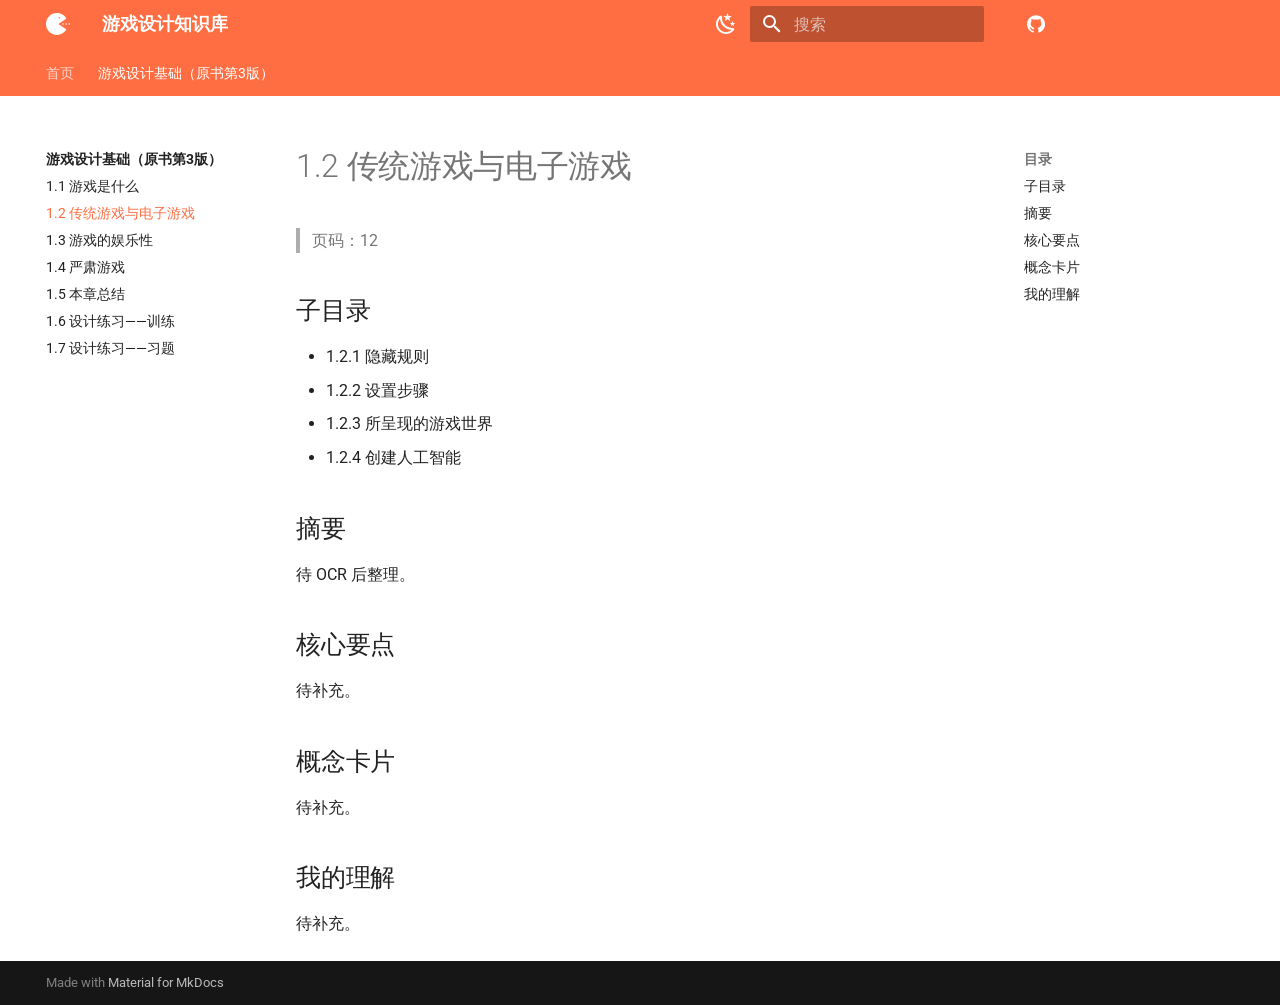
<file: 01-游戏和电子游戏/01-02-传统游戏与电子游戏/index.html>
<!doctype html>
<html lang="zh" class="no-js">
  <head>
    
      <meta charset="utf-8">
      <meta name="viewport" content="width=device-width,initial-scale=1">
      
        <meta name="description" content="《游戏设计基础（原书第3版）》结构化读书知识库">
      
      
      
        <link rel="canonical" href="https://jq911.github.io/game-design-fundamentals-kb/01-%E6%B8%B8%E6%88%8F%E5%92%8C%E7%94%B5%E5%AD%90%E6%B8%B8%E6%88%8F/01-02-%E4%BC%A0%E7%BB%9F%E6%B8%B8%E6%88%8F%E4%B8%8E%E7%94%B5%E5%AD%90%E6%B8%B8%E6%88%8F/">
      
      
        <link rel="prev" href="../01-01-%E6%B8%B8%E6%88%8F%E6%98%AF%E4%BB%80%E4%B9%88/">
      
      
        <link rel="next" href="../01-03-%E6%B8%B8%E6%88%8F%E7%9A%84%E5%A8%B1%E4%B9%90%E6%80%A7/">
      
      
        
      
      
      <link rel="icon" href="../../assets/icons/Pac-Man.ico">
      <meta name="generator" content="mkdocs-1.6.1, mkdocs-material-9.7.6">
    
    
      
        <title>1.2 传统游戏与电子游戏 - 游戏设计知识库</title>
      
    
    
      <link rel="stylesheet" href="../../assets/stylesheets/main.484c7ddc.min.css">
      
        
        <link rel="stylesheet" href="../../assets/stylesheets/palette.ab4e12ef.min.css">
      
      


    
    
      
    
    
      
        
        
        <link rel="preconnect" href="https://fonts.gstatic.com" crossorigin>
        <link rel="stylesheet" href="https://fonts.googleapis.com/css?family=Roboto:300,300i,400,400i,700,700i%7CRoboto+Mono:400,400i,700,700i&display=fallback">
        <style>:root{--md-text-font:"Roboto";--md-code-font:"Roboto Mono"}</style>
      
    
    
      <link rel="stylesheet" href="../../stylesheets/home.css">
    
    <script>__md_scope=new URL("../..",location),__md_hash=e=>[...e].reduce(((e,_)=>(e<<5)-e+_.charCodeAt(0)),0),__md_get=(e,_=localStorage,t=__md_scope)=>JSON.parse(_.getItem(t.pathname+"."+e)),__md_set=(e,_,t=localStorage,a=__md_scope)=>{try{t.setItem(a.pathname+"."+e,JSON.stringify(_))}catch(e){}}</script>
    
      

    
    
  </head>
  
  
    
    
      
    
    
    
    
    <body dir="ltr" data-md-color-scheme="default" data-md-color-primary="deep-orange" data-md-color-accent="orange">
  
    
    <input class="md-toggle" data-md-toggle="drawer" type="checkbox" id="__drawer" autocomplete="off">
    <input class="md-toggle" data-md-toggle="search" type="checkbox" id="__search" autocomplete="off">
    <label class="md-overlay" for="__drawer"></label>
    <div data-md-component="skip">
      
        
        <a href="#12" class="md-skip">
          跳转至
        </a>
      
    </div>
    <div data-md-component="announce">
      
    </div>
    
    
  
    
      

<header class="md-header" data-md-component="header">
  <nav class="md-header__inner md-grid" aria-label="页眉">
    <a href="../.." title="游戏设计知识库" class="md-header__button md-logo" aria-label="游戏设计知识库" data-md-component="logo">
      
  <img src="../../assets/icons/logo.svg" alt="logo">

    </a>
    <label class="md-header__button md-icon" for="__drawer">
      
      <svg xmlns="http://www.w3.org/2000/svg" viewBox="0 0 24 24"><path d="M3 6h18v2H3zm0 5h18v2H3zm0 5h18v2H3z"/></svg>
    </label>
    <div class="md-header__title" data-md-component="header-title">
      <div class="md-header__ellipsis">
        <div class="md-header__topic">
          <span class="md-ellipsis">
            游戏设计知识库
          </span>
        </div>
        <div class="md-header__topic" data-md-component="header-topic">
          <span class="md-ellipsis">
            
              1.2 传统游戏与电子游戏
            
          </span>
        </div>
      </div>
    </div>
    
      
        <form class="md-header__option" data-md-component="palette">
  
    
    
    
    <input class="md-option" data-md-color-media="" data-md-color-scheme="default" data-md-color-primary="deep-orange" data-md-color-accent="orange"  aria-label="切换到深色模式"  type="radio" name="__palette" id="__palette_0">
    
      <label class="md-header__button md-icon" title="切换到深色模式" for="__palette_1" hidden>
        <svg xmlns="http://www.w3.org/2000/svg" viewBox="0 0 24 24"><path d="m17.75 4.09-2.53 1.94.91 3.06-2.63-1.81-2.63 1.81.91-3.06-2.53-1.94L12.44 4l1.06-3 1.06 3zm3.5 6.91-1.64 1.25.59 1.98-1.7-1.17-1.7 1.17.59-1.98L15.75 11l2.06-.05L18.5 9l.69 1.95zm-2.28 4.95c.83-.08 1.72 1.1 1.19 1.85-.32.45-.66.87-1.08 1.27C15.17 23 8.84 23 4.94 19.07c-3.91-3.9-3.91-10.24 0-14.14.4-.4.82-.76 1.27-1.08.75-.53 1.93.36 1.85 1.19-.27 2.86.69 5.83 2.89 8.02a9.96 9.96 0 0 0 8.02 2.89m-1.64 2.02a12.08 12.08 0 0 1-7.8-3.47c-2.17-2.19-3.33-5-3.49-7.82-2.81 3.14-2.7 7.96.31 10.98 3.02 3.01 7.84 3.12 10.98.31"/></svg>
      </label>
    
  
    
    
    
    <input class="md-option" data-md-color-media="" data-md-color-scheme="slate" data-md-color-primary="deep-orange" data-md-color-accent="orange"  aria-label="切换到浅色模式"  type="radio" name="__palette" id="__palette_1">
    
      <label class="md-header__button md-icon" title="切换到浅色模式" for="__palette_0" hidden>
        <svg xmlns="http://www.w3.org/2000/svg" viewBox="0 0 24 24"><path d="M12 7a5 5 0 0 1 5 5 5 5 0 0 1-5 5 5 5 0 0 1-5-5 5 5 0 0 1 5-5m0 2a3 3 0 0 0-3 3 3 3 0 0 0 3 3 3 3 0 0 0 3-3 3 3 0 0 0-3-3m0-7 2.39 3.42C13.65 5.15 12.84 5 12 5s-1.65.15-2.39.42zM3.34 7l4.16-.35A7.2 7.2 0 0 0 5.94 8.5c-.44.74-.69 1.5-.83 2.29zm.02 10 1.76-3.77a7.131 7.131 0 0 0 2.38 4.14zM20.65 7l-1.77 3.79a7.02 7.02 0 0 0-2.38-4.15zm-.01 10-4.14.36c.59-.51 1.12-1.14 1.54-1.86.42-.73.69-1.5.83-2.29zM12 22l-2.41-3.44c.74.27 1.55.44 2.41.44.82 0 1.63-.17 2.37-.44z"/></svg>
      </label>
    
  
</form>
      
    
    
      <script>var palette=__md_get("__palette");if(palette&&palette.color){if("(prefers-color-scheme)"===palette.color.media){var media=matchMedia("(prefers-color-scheme: light)"),input=document.querySelector(media.matches?"[data-md-color-media='(prefers-color-scheme: light)']":"[data-md-color-media='(prefers-color-scheme: dark)']");palette.color.media=input.getAttribute("data-md-color-media"),palette.color.scheme=input.getAttribute("data-md-color-scheme"),palette.color.primary=input.getAttribute("data-md-color-primary"),palette.color.accent=input.getAttribute("data-md-color-accent")}for(var[key,value]of Object.entries(palette.color))document.body.setAttribute("data-md-color-"+key,value)}</script>
    
    
    
      
      
        <label class="md-header__button md-icon" for="__search">
          
          <svg xmlns="http://www.w3.org/2000/svg" viewBox="0 0 24 24"><path d="M9.5 3A6.5 6.5 0 0 1 16 9.5c0 1.61-.59 3.09-1.56 4.23l.27.27h.79l5 5-1.5 1.5-5-5v-.79l-.27-.27A6.52 6.52 0 0 1 9.5 16 6.5 6.5 0 0 1 3 9.5 6.5 6.5 0 0 1 9.5 3m0 2C7 5 5 7 5 9.5S7 14 9.5 14 14 12 14 9.5 12 5 9.5 5"/></svg>
        </label>
        <div class="md-search" data-md-component="search" role="dialog">
  <label class="md-search__overlay" for="__search"></label>
  <div class="md-search__inner" role="search">
    <form class="md-search__form" name="search">
      <input type="text" class="md-search__input" name="query" aria-label="搜索" placeholder="搜索" autocapitalize="off" autocorrect="off" autocomplete="off" spellcheck="false" data-md-component="search-query" required>
      <label class="md-search__icon md-icon" for="__search">
        
        <svg xmlns="http://www.w3.org/2000/svg" viewBox="0 0 24 24"><path d="M9.5 3A6.5 6.5 0 0 1 16 9.5c0 1.61-.59 3.09-1.56 4.23l.27.27h.79l5 5-1.5 1.5-5-5v-.79l-.27-.27A6.52 6.52 0 0 1 9.5 16 6.5 6.5 0 0 1 3 9.5 6.5 6.5 0 0 1 9.5 3m0 2C7 5 5 7 5 9.5S7 14 9.5 14 14 12 14 9.5 12 5 9.5 5"/></svg>
        
        <svg xmlns="http://www.w3.org/2000/svg" viewBox="0 0 24 24"><path d="M20 11v2H8l5.5 5.5-1.42 1.42L4.16 12l7.92-7.92L13.5 5.5 8 11z"/></svg>
      </label>
      <nav class="md-search__options" aria-label="查找">
        
        <button type="reset" class="md-search__icon md-icon" title="清空当前内容" aria-label="清空当前内容" tabindex="-1">
          
          <svg xmlns="http://www.w3.org/2000/svg" viewBox="0 0 24 24"><path d="M19 6.41 17.59 5 12 10.59 6.41 5 5 6.41 10.59 12 5 17.59 6.41 19 12 13.41 17.59 19 19 17.59 13.41 12z"/></svg>
        </button>
      </nav>
      
        <div class="md-search__suggest" data-md-component="search-suggest"></div>
      
    </form>
    <div class="md-search__output">
      <div class="md-search__scrollwrap" tabindex="0" data-md-scrollfix>
        <div class="md-search-result" data-md-component="search-result">
          <div class="md-search-result__meta">
            正在初始化搜索引擎
          </div>
          <ol class="md-search-result__list" role="presentation"></ol>
        </div>
      </div>
    </div>
  </div>
</div>
      
    
    
      <div class="md-header__source">
        <a href="https://github.com/jq911/game-design-fundamentals-kb" title="前往仓库" class="md-source" data-md-component="source">
  <div class="md-source__icon md-icon">
    
    <svg width="128" height="128" viewBox="0 0 128 128" fill="none" xmlns="http://www.w3.org/2000/svg">
<path d="M56.7937 84.9688C44.4187 83.4688 35.7 74.5625 35.7 63.0313C35.7 58.3438 37.3875 53.2813 40.2 49.9063C38.9812 46.8125 39.1687 40.25 40.575 37.5313C44.325 37.0625 49.3875 39.0313 52.3875 41.75C55.95 40.625 59.7 40.0625 64.2937 40.0625C68.8875 40.0625 72.6375 40.625 76.0125 41.6563C78.9187 39.0313 84.075 37.0625 87.825 37.5313C89.1375 40.0625 89.325 46.625 88.1062 49.8125C91.1062 53.375 92.7 58.1563 92.7 63.0313C92.7 74.5625 83.9812 83.2813 71.4187 84.875C74.6062 86.9375 76.7625 91.4375 76.7625 96.5938L76.7625 106.344C76.7625 109.156 79.1062 110.75 81.9187 109.625C98.8875 103.156 112.2 86.1875 112.2 65.1875C112.2 38.6563 90.6375 17 64.1062 17C37.575 17 16.2 38.6562 16.2 65.1875C16.2 86 29.4187 103.25 47.2312 109.719C49.7625 110.656 52.2 108.969 52.2 106.438L52.2 98.9375C50.8875 99.5 49.2 99.875 47.7 99.875C41.5125 99.875 37.8562 96.5 35.2312 90.2188C34.2 87.6875 33.075 86.1875 30.9187 85.9063C29.7937 85.8125 29.4187 85.3438 29.4187 84.7813C29.4187 83.6563 31.2937 82.8125 33.1687 82.8125C35.8875 82.8125 38.2312 84.5 40.6687 87.9688C42.5437 90.6875 44.5125 91.9063 46.8562 91.9063C49.2 91.9063 50.7 91.0625 52.8562 88.9063C54.45 87.3125 55.6687 85.9063 56.7937 84.9688Z" fill="white"/>
</svg>
  </div>
  <div class="md-source__repository">
    jq911/game-design-fundamentals-kb
  </div>
</a>
      </div>
    
  </nav>
  
</header>
    
  

    <div class="md-container" data-md-component="container">
      
      
  
    
        
          
            
<nav class="md-tabs" aria-label="标签" data-md-component="tabs">
  <div class="md-grid">
    <ul class="md-tabs__list">
      
        
  
  
  
  
    <li class="md-tabs__item">
      <a href="../.." class="md-tabs__link">
        
  
  
    
  
  首页

      </a>
    </li>
  

      
        
  
  
  
    
  
  
    
    
      <li class="md-tabs__item md-tabs__item--active">
        <a href="../" class="md-tabs__link">
          
  
  
    
  
  游戏设计基础（原书第3版）

        </a>
      </li>
    
  

      
    </ul>
  </div>
</nav>
          
        
      
  

      <main class="md-main" data-md-component="main">
        <div class="md-main__inner md-grid">
          
  
    
            
              
              <div class="md-sidebar md-sidebar--primary" data-md-component="sidebar" data-md-type="navigation" >
                <div class="md-sidebar__scrollwrap">
                  <div class="md-sidebar__inner">
                    


  


<nav class="md-nav md-nav--primary md-nav--lifted" aria-label="导航栏" data-md-level="0">
  <label class="md-nav__title" for="__drawer">
    <a href="../.." title="游戏设计知识库" class="md-nav__button md-logo" aria-label="游戏设计知识库" data-md-component="logo">
      
  <img src="../../assets/icons/logo.svg" alt="logo">

    </a>
    游戏设计知识库
  </label>
  
    <div class="md-nav__source">
      <a href="https://github.com/jq911/game-design-fundamentals-kb" title="前往仓库" class="md-source" data-md-component="source">
  <div class="md-source__icon md-icon">
    
    <svg width="128" height="128" viewBox="0 0 128 128" fill="none" xmlns="http://www.w3.org/2000/svg">
<path d="M56.7937 84.9688C44.4187 83.4688 35.7 74.5625 35.7 63.0313C35.7 58.3438 37.3875 53.2813 40.2 49.9063C38.9812 46.8125 39.1687 40.25 40.575 37.5313C44.325 37.0625 49.3875 39.0313 52.3875 41.75C55.95 40.625 59.7 40.0625 64.2937 40.0625C68.8875 40.0625 72.6375 40.625 76.0125 41.6563C78.9187 39.0313 84.075 37.0625 87.825 37.5313C89.1375 40.0625 89.325 46.625 88.1062 49.8125C91.1062 53.375 92.7 58.1563 92.7 63.0313C92.7 74.5625 83.9812 83.2813 71.4187 84.875C74.6062 86.9375 76.7625 91.4375 76.7625 96.5938L76.7625 106.344C76.7625 109.156 79.1062 110.75 81.9187 109.625C98.8875 103.156 112.2 86.1875 112.2 65.1875C112.2 38.6563 90.6375 17 64.1062 17C37.575 17 16.2 38.6562 16.2 65.1875C16.2 86 29.4187 103.25 47.2312 109.719C49.7625 110.656 52.2 108.969 52.2 106.438L52.2 98.9375C50.8875 99.5 49.2 99.875 47.7 99.875C41.5125 99.875 37.8562 96.5 35.2312 90.2188C34.2 87.6875 33.075 86.1875 30.9187 85.9063C29.7937 85.8125 29.4187 85.3438 29.4187 84.7813C29.4187 83.6563 31.2937 82.8125 33.1687 82.8125C35.8875 82.8125 38.2312 84.5 40.6687 87.9688C42.5437 90.6875 44.5125 91.9063 46.8562 91.9063C49.2 91.9063 50.7 91.0625 52.8562 88.9063C54.45 87.3125 55.6687 85.9063 56.7937 84.9688Z" fill="white"/>
</svg>
  </div>
  <div class="md-source__repository">
    jq911/game-design-fundamentals-kb
  </div>
</a>
    </div>
  
  <ul class="md-nav__list" data-md-scrollfix>
    
      
      
  
  
  
  
    <li class="md-nav__item">
      <a href="../.." class="md-nav__link">
        
  
  
  <span class="md-ellipsis">
    
  
    首页
  

    
  </span>
  
  

      </a>
    </li>
  

    
      
      
  
  
    
  
  
  
    
    
      
        
          
        
      
        
      
        
      
        
      
        
      
        
      
        
      
        
      
    
    
    
      
        
        
      
      
        
      
    
    
    <li class="md-nav__item md-nav__item--active md-nav__item--section md-nav__item--nested">
      
        
        
        <input class="md-nav__toggle md-toggle " type="checkbox" id="__nav_2" checked>
        
          
          <div class="md-nav__link md-nav__container">
            <a href="../" class="md-nav__link ">
              
  
  
  <span class="md-ellipsis">
    
  
    游戏设计基础（原书第3版）
  

    
  </span>
  
  

            </a>
            
              
              <label class="md-nav__link " for="__nav_2" id="__nav_2_label" tabindex="">
                <span class="md-nav__icon md-icon"></span>
              </label>
            
          </div>
        
        <nav class="md-nav" data-md-level="1" aria-labelledby="__nav_2_label" aria-expanded="true">
          <label class="md-nav__title" for="__nav_2">
            <span class="md-nav__icon md-icon"></span>
            
  
    游戏设计基础（原书第3版）
  

          </label>
          <ul class="md-nav__list" data-md-scrollfix>
            
              
            
              
                
  
  
  
  
    <li class="md-nav__item">
      <a href="../01-01-%E6%B8%B8%E6%88%8F%E6%98%AF%E4%BB%80%E4%B9%88/" class="md-nav__link">
        
  
  
  <span class="md-ellipsis">
    
  
    1.1 游戏是什么
  

    
  </span>
  
  

      </a>
    </li>
  

              
            
              
                
  
  
    
  
  
  
    <li class="md-nav__item md-nav__item--active">
      
      <input class="md-nav__toggle md-toggle" type="checkbox" id="__toc">
      
      
        
      
      
        <label class="md-nav__link md-nav__link--active" for="__toc">
          
  
  
  <span class="md-ellipsis">
    
  
    1.2 传统游戏与电子游戏
  

    
  </span>
  
  

          <span class="md-nav__icon md-icon"></span>
        </label>
      
      <a href="./" class="md-nav__link md-nav__link--active">
        
  
  
  <span class="md-ellipsis">
    
  
    1.2 传统游戏与电子游戏
  

    
  </span>
  
  

      </a>
      
        

<nav class="md-nav md-nav--secondary" aria-label="目录">
  
  
  
    
  
  
    <label class="md-nav__title" for="__toc">
      <span class="md-nav__icon md-icon"></span>
      目录
    </label>
    <ul class="md-nav__list" data-md-component="toc" data-md-scrollfix>
      
        <li class="md-nav__item">
  <a href="#_1" class="md-nav__link">
    <span class="md-ellipsis">
      
        子目录
      
    </span>
  </a>
  
</li>
      
        <li class="md-nav__item">
  <a href="#_2" class="md-nav__link">
    <span class="md-ellipsis">
      
        摘要
      
    </span>
  </a>
  
</li>
      
        <li class="md-nav__item">
  <a href="#_3" class="md-nav__link">
    <span class="md-ellipsis">
      
        核心要点
      
    </span>
  </a>
  
</li>
      
        <li class="md-nav__item">
  <a href="#_4" class="md-nav__link">
    <span class="md-ellipsis">
      
        概念卡片
      
    </span>
  </a>
  
</li>
      
        <li class="md-nav__item">
  <a href="#_5" class="md-nav__link">
    <span class="md-ellipsis">
      
        我的理解
      
    </span>
  </a>
  
</li>
      
    </ul>
  
</nav>
      
    </li>
  

              
            
              
                
  
  
  
  
    <li class="md-nav__item">
      <a href="../01-03-%E6%B8%B8%E6%88%8F%E7%9A%84%E5%A8%B1%E4%B9%90%E6%80%A7/" class="md-nav__link">
        
  
  
  <span class="md-ellipsis">
    
  
    1.3 游戏的娱乐性
  

    
  </span>
  
  

      </a>
    </li>
  

              
            
              
                
  
  
  
  
    <li class="md-nav__item">
      <a href="../01-04-%E4%B8%A5%E8%82%83%E6%B8%B8%E6%88%8F/" class="md-nav__link">
        
  
  
  <span class="md-ellipsis">
    
  
    1.4 严肃游戏
  

    
  </span>
  
  

      </a>
    </li>
  

              
            
              
                
  
  
  
  
    <li class="md-nav__item">
      <a href="../01-05-%E6%9C%AC%E7%AB%A0%E6%80%BB%E7%BB%93/" class="md-nav__link">
        
  
  
  <span class="md-ellipsis">
    
  
    1.5 本章总结
  

    
  </span>
  
  

      </a>
    </li>
  

              
            
              
                
  
  
  
  
    <li class="md-nav__item">
      <a href="../01-06-%E8%AE%BE%E8%AE%A1%E7%BB%83%E4%B9%A0-%E8%AE%AD%E7%BB%83/" class="md-nav__link">
        
  
  
  <span class="md-ellipsis">
    
  
    1.6 设计练习——训练
  

    
  </span>
  
  

      </a>
    </li>
  

              
            
              
                
  
  
  
  
    <li class="md-nav__item">
      <a href="../01-07-%E8%AE%BE%E8%AE%A1%E7%BB%83%E4%B9%A0-%E4%B9%A0%E9%A2%98/" class="md-nav__link">
        
  
  
  <span class="md-ellipsis">
    
  
    1.7 设计练习——习题
  

    
  </span>
  
  

      </a>
    </li>
  

              
            
          </ul>
        </nav>
      
    </li>
  

    
  </ul>
</nav>
                  </div>
                </div>
              </div>
            
            
              
              <div class="md-sidebar md-sidebar--secondary" data-md-component="sidebar" data-md-type="toc" >
                <div class="md-sidebar__scrollwrap">
                  <div class="md-sidebar__inner">
                    

<nav class="md-nav md-nav--secondary" aria-label="目录">
  
  
  
    
  
  
    <label class="md-nav__title" for="__toc">
      <span class="md-nav__icon md-icon"></span>
      目录
    </label>
    <ul class="md-nav__list" data-md-component="toc" data-md-scrollfix>
      
        <li class="md-nav__item">
  <a href="#_1" class="md-nav__link">
    <span class="md-ellipsis">
      
        子目录
      
    </span>
  </a>
  
</li>
      
        <li class="md-nav__item">
  <a href="#_2" class="md-nav__link">
    <span class="md-ellipsis">
      
        摘要
      
    </span>
  </a>
  
</li>
      
        <li class="md-nav__item">
  <a href="#_3" class="md-nav__link">
    <span class="md-ellipsis">
      
        核心要点
      
    </span>
  </a>
  
</li>
      
        <li class="md-nav__item">
  <a href="#_4" class="md-nav__link">
    <span class="md-ellipsis">
      
        概念卡片
      
    </span>
  </a>
  
</li>
      
        <li class="md-nav__item">
  <a href="#_5" class="md-nav__link">
    <span class="md-ellipsis">
      
        我的理解
      
    </span>
  </a>
  
</li>
      
    </ul>
  
</nav>
                  </div>
                </div>
              </div>
            
          
  

          
            <div class="md-content" data-md-component="content">
              
              <article class="md-content__inner md-typeset">
                
  
    
                  


  
  


<h1 id="12">1.2 传统游戏与电子游戏<a class="headerlink" href="#12" title="Permanent link">&para;</a></h1>
<blockquote>
<p>页码：12</p>
</blockquote>
<h2 id="_1">子目录<a class="headerlink" href="#_1" title="Permanent link">&para;</a></h2>
<ul>
<li>1.2.1 隐藏规则</li>
<li>1.2.2 设置步骤</li>
<li>1.2.3 所呈现的游戏世界</li>
<li>1.2.4 创建人工智能</li>
</ul>
<h2 id="_2">摘要<a class="headerlink" href="#_2" title="Permanent link">&para;</a></h2>
<p>待 OCR 后整理。</p>
<h2 id="_3">核心要点<a class="headerlink" href="#_3" title="Permanent link">&para;</a></h2>
<p>待补充。</p>
<h2 id="_4">概念卡片<a class="headerlink" href="#_4" title="Permanent link">&para;</a></h2>
<p>待补充。</p>
<h2 id="_5">我的理解<a class="headerlink" href="#_5" title="Permanent link">&para;</a></h2>
<p>待补充。</p>












                
  

              </article>
            </div>
          
          
<script>var target=document.getElementById(location.hash.slice(1));target&&target.name&&(target.checked=target.name.startsWith("__tabbed_"))</script>
        </div>
        
          <button type="button" class="md-top md-icon" data-md-component="top" hidden>
  
  <svg xmlns="http://www.w3.org/2000/svg" viewBox="0 0 24 24"><path d="M13 20h-2V8l-5.5 5.5-1.42-1.42L12 4.16l7.92 7.92-1.42 1.42L13 8z"/></svg>
  回到页面顶部
</button>
        
      </main>
      
        <footer class="md-footer">
  
  <div class="md-footer-meta md-typeset">
    <div class="md-footer-meta__inner md-grid">
      <div class="md-copyright">
  
  
    Made with
    <a href="https://squidfunk.github.io/mkdocs-material/" target="_blank" rel="noopener">
      Material for MkDocs
    </a>
  
</div>
      
    </div>
  </div>
</footer>
      
    </div>
    <div class="md-dialog" data-md-component="dialog">
      <div class="md-dialog__inner md-typeset"></div>
    </div>
    
    
    
      
      
      <script id="__config" type="application/json">{"annotate": null, "base": "../..", "features": ["navigation.tabs", "navigation.sections", "navigation.indexes", "navigation.top", "search.highlight", "search.suggest", "content.code.copy"], "search": "../../assets/javascripts/workers/search.2c215733.min.js", "tags": null, "translations": {"clipboard.copied": "\u5df2\u590d\u5236", "clipboard.copy": "\u590d\u5236", "search.result.more.one": "\u5728\u8be5\u9875\u4e0a\u8fd8\u6709 1 \u4e2a\u7b26\u5408\u6761\u4ef6\u7684\u7ed3\u679c", "search.result.more.other": "\u5728\u8be5\u9875\u4e0a\u8fd8\u6709 # \u4e2a\u7b26\u5408\u6761\u4ef6\u7684\u7ed3\u679c", "search.result.none": "\u6ca1\u6709\u627e\u5230\u7b26\u5408\u6761\u4ef6\u7684\u7ed3\u679c", "search.result.one": "\u627e\u5230 1 \u4e2a\u7b26\u5408\u6761\u4ef6\u7684\u7ed3\u679c", "search.result.other": "# \u4e2a\u7b26\u5408\u6761\u4ef6\u7684\u7ed3\u679c", "search.result.placeholder": "\u952e\u5165\u4ee5\u5f00\u59cb\u641c\u7d22", "search.result.term.missing": "\u7f3a\u5c11", "select.version": "\u9009\u62e9\u5f53\u524d\u7248\u672c"}, "version": null}</script>
    
    
      <script src="../../assets/javascripts/bundle.79ae519e.min.js"></script>
      
    
  </body>
</html>
</file>
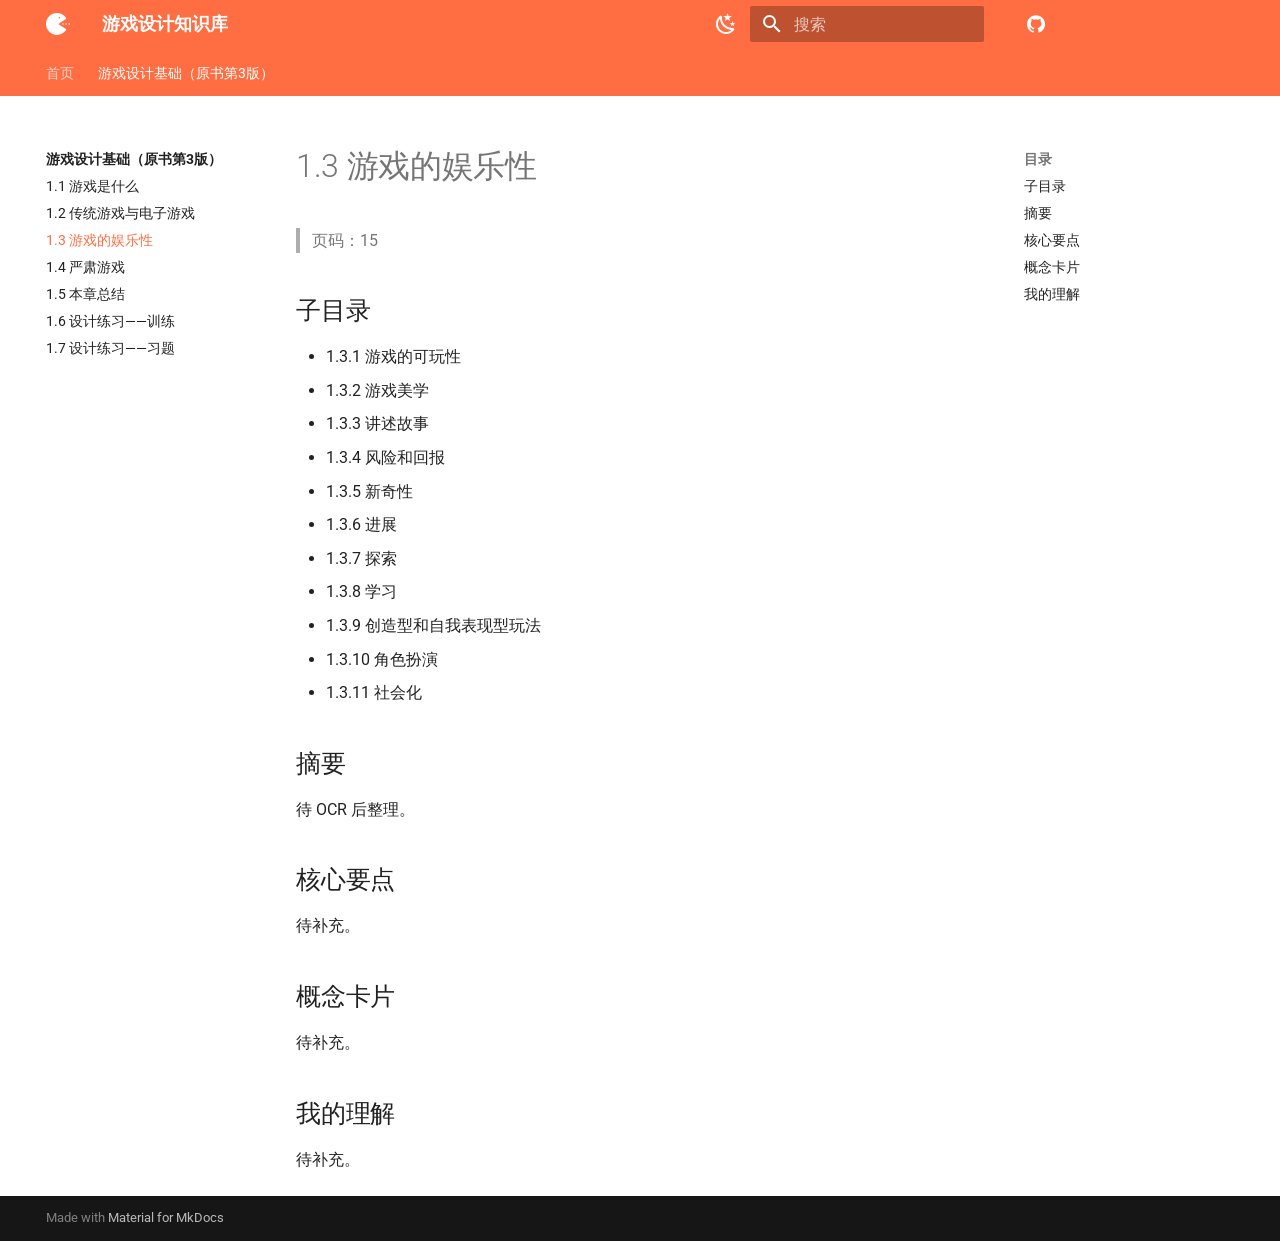
<file: 01-游戏和电子游戏/01-03-游戏的娱乐性/index.html>
<!doctype html>
<html lang="zh" class="no-js">
  <head>
    
      <meta charset="utf-8">
      <meta name="viewport" content="width=device-width,initial-scale=1">
      
        <meta name="description" content="《游戏设计基础（原书第3版）》结构化读书知识库">
      
      
      
        <link rel="canonical" href="https://jq911.github.io/game-design-fundamentals-kb/01-%E6%B8%B8%E6%88%8F%E5%92%8C%E7%94%B5%E5%AD%90%E6%B8%B8%E6%88%8F/01-03-%E6%B8%B8%E6%88%8F%E7%9A%84%E5%A8%B1%E4%B9%90%E6%80%A7/">
      
      
        <link rel="prev" href="../01-02-%E4%BC%A0%E7%BB%9F%E6%B8%B8%E6%88%8F%E4%B8%8E%E7%94%B5%E5%AD%90%E6%B8%B8%E6%88%8F/">
      
      
        <link rel="next" href="../01-04-%E4%B8%A5%E8%82%83%E6%B8%B8%E6%88%8F/">
      
      
        
      
      
      <link rel="icon" href="../../assets/icons/Pac-Man.ico">
      <meta name="generator" content="mkdocs-1.6.1, mkdocs-material-9.7.6">
    
    
      
        <title>1.3 游戏的娱乐性 - 游戏设计知识库</title>
      
    
    
      <link rel="stylesheet" href="../../assets/stylesheets/main.484c7ddc.min.css">
      
        
        <link rel="stylesheet" href="../../assets/stylesheets/palette.ab4e12ef.min.css">
      
      


    
    
      
    
    
      
        
        
        <link rel="preconnect" href="https://fonts.gstatic.com" crossorigin>
        <link rel="stylesheet" href="https://fonts.googleapis.com/css?family=Roboto:300,300i,400,400i,700,700i%7CRoboto+Mono:400,400i,700,700i&display=fallback">
        <style>:root{--md-text-font:"Roboto";--md-code-font:"Roboto Mono"}</style>
      
    
    
      <link rel="stylesheet" href="../../stylesheets/home.css">
    
    <script>__md_scope=new URL("../..",location),__md_hash=e=>[...e].reduce(((e,_)=>(e<<5)-e+_.charCodeAt(0)),0),__md_get=(e,_=localStorage,t=__md_scope)=>JSON.parse(_.getItem(t.pathname+"."+e)),__md_set=(e,_,t=localStorage,a=__md_scope)=>{try{t.setItem(a.pathname+"."+e,JSON.stringify(_))}catch(e){}}</script>
    
      

    
    
  </head>
  
  
    
    
      
    
    
    
    
    <body dir="ltr" data-md-color-scheme="default" data-md-color-primary="deep-orange" data-md-color-accent="orange">
  
    
    <input class="md-toggle" data-md-toggle="drawer" type="checkbox" id="__drawer" autocomplete="off">
    <input class="md-toggle" data-md-toggle="search" type="checkbox" id="__search" autocomplete="off">
    <label class="md-overlay" for="__drawer"></label>
    <div data-md-component="skip">
      
        
        <a href="#13" class="md-skip">
          跳转至
        </a>
      
    </div>
    <div data-md-component="announce">
      
    </div>
    
    
  
    
      

<header class="md-header" data-md-component="header">
  <nav class="md-header__inner md-grid" aria-label="页眉">
    <a href="../.." title="游戏设计知识库" class="md-header__button md-logo" aria-label="游戏设计知识库" data-md-component="logo">
      
  <img src="../../assets/icons/logo.svg" alt="logo">

    </a>
    <label class="md-header__button md-icon" for="__drawer">
      
      <svg xmlns="http://www.w3.org/2000/svg" viewBox="0 0 24 24"><path d="M3 6h18v2H3zm0 5h18v2H3zm0 5h18v2H3z"/></svg>
    </label>
    <div class="md-header__title" data-md-component="header-title">
      <div class="md-header__ellipsis">
        <div class="md-header__topic">
          <span class="md-ellipsis">
            游戏设计知识库
          </span>
        </div>
        <div class="md-header__topic" data-md-component="header-topic">
          <span class="md-ellipsis">
            
              1.3 游戏的娱乐性
            
          </span>
        </div>
      </div>
    </div>
    
      
        <form class="md-header__option" data-md-component="palette">
  
    
    
    
    <input class="md-option" data-md-color-media="" data-md-color-scheme="default" data-md-color-primary="deep-orange" data-md-color-accent="orange"  aria-label="切换到深色模式"  type="radio" name="__palette" id="__palette_0">
    
      <label class="md-header__button md-icon" title="切换到深色模式" for="__palette_1" hidden>
        <svg xmlns="http://www.w3.org/2000/svg" viewBox="0 0 24 24"><path d="m17.75 4.09-2.53 1.94.91 3.06-2.63-1.81-2.63 1.81.91-3.06-2.53-1.94L12.44 4l1.06-3 1.06 3zm3.5 6.91-1.64 1.25.59 1.98-1.7-1.17-1.7 1.17.59-1.98L15.75 11l2.06-.05L18.5 9l.69 1.95zm-2.28 4.95c.83-.08 1.72 1.1 1.19 1.85-.32.45-.66.87-1.08 1.27C15.17 23 8.84 23 4.94 19.07c-3.91-3.9-3.91-10.24 0-14.14.4-.4.82-.76 1.27-1.08.75-.53 1.93.36 1.85 1.19-.27 2.86.69 5.83 2.89 8.02a9.96 9.96 0 0 0 8.02 2.89m-1.64 2.02a12.08 12.08 0 0 1-7.8-3.47c-2.17-2.19-3.33-5-3.49-7.82-2.81 3.14-2.7 7.96.31 10.98 3.02 3.01 7.84 3.12 10.98.31"/></svg>
      </label>
    
  
    
    
    
    <input class="md-option" data-md-color-media="" data-md-color-scheme="slate" data-md-color-primary="deep-orange" data-md-color-accent="orange"  aria-label="切换到浅色模式"  type="radio" name="__palette" id="__palette_1">
    
      <label class="md-header__button md-icon" title="切换到浅色模式" for="__palette_0" hidden>
        <svg xmlns="http://www.w3.org/2000/svg" viewBox="0 0 24 24"><path d="M12 7a5 5 0 0 1 5 5 5 5 0 0 1-5 5 5 5 0 0 1-5-5 5 5 0 0 1 5-5m0 2a3 3 0 0 0-3 3 3 3 0 0 0 3 3 3 3 0 0 0 3-3 3 3 0 0 0-3-3m0-7 2.39 3.42C13.65 5.15 12.84 5 12 5s-1.65.15-2.39.42zM3.34 7l4.16-.35A7.2 7.2 0 0 0 5.94 8.5c-.44.74-.69 1.5-.83 2.29zm.02 10 1.76-3.77a7.131 7.131 0 0 0 2.38 4.14zM20.65 7l-1.77 3.79a7.02 7.02 0 0 0-2.38-4.15zm-.01 10-4.14.36c.59-.51 1.12-1.14 1.54-1.86.42-.73.69-1.5.83-2.29zM12 22l-2.41-3.44c.74.27 1.55.44 2.41.44.82 0 1.63-.17 2.37-.44z"/></svg>
      </label>
    
  
</form>
      
    
    
      <script>var palette=__md_get("__palette");if(palette&&palette.color){if("(prefers-color-scheme)"===palette.color.media){var media=matchMedia("(prefers-color-scheme: light)"),input=document.querySelector(media.matches?"[data-md-color-media='(prefers-color-scheme: light)']":"[data-md-color-media='(prefers-color-scheme: dark)']");palette.color.media=input.getAttribute("data-md-color-media"),palette.color.scheme=input.getAttribute("data-md-color-scheme"),palette.color.primary=input.getAttribute("data-md-color-primary"),palette.color.accent=input.getAttribute("data-md-color-accent")}for(var[key,value]of Object.entries(palette.color))document.body.setAttribute("data-md-color-"+key,value)}</script>
    
    
    
      
      
        <label class="md-header__button md-icon" for="__search">
          
          <svg xmlns="http://www.w3.org/2000/svg" viewBox="0 0 24 24"><path d="M9.5 3A6.5 6.5 0 0 1 16 9.5c0 1.61-.59 3.09-1.56 4.23l.27.27h.79l5 5-1.5 1.5-5-5v-.79l-.27-.27A6.52 6.52 0 0 1 9.5 16 6.5 6.5 0 0 1 3 9.5 6.5 6.5 0 0 1 9.5 3m0 2C7 5 5 7 5 9.5S7 14 9.5 14 14 12 14 9.5 12 5 9.5 5"/></svg>
        </label>
        <div class="md-search" data-md-component="search" role="dialog">
  <label class="md-search__overlay" for="__search"></label>
  <div class="md-search__inner" role="search">
    <form class="md-search__form" name="search">
      <input type="text" class="md-search__input" name="query" aria-label="搜索" placeholder="搜索" autocapitalize="off" autocorrect="off" autocomplete="off" spellcheck="false" data-md-component="search-query" required>
      <label class="md-search__icon md-icon" for="__search">
        
        <svg xmlns="http://www.w3.org/2000/svg" viewBox="0 0 24 24"><path d="M9.5 3A6.5 6.5 0 0 1 16 9.5c0 1.61-.59 3.09-1.56 4.23l.27.27h.79l5 5-1.5 1.5-5-5v-.79l-.27-.27A6.52 6.52 0 0 1 9.5 16 6.5 6.5 0 0 1 3 9.5 6.5 6.5 0 0 1 9.5 3m0 2C7 5 5 7 5 9.5S7 14 9.5 14 14 12 14 9.5 12 5 9.5 5"/></svg>
        
        <svg xmlns="http://www.w3.org/2000/svg" viewBox="0 0 24 24"><path d="M20 11v2H8l5.5 5.5-1.42 1.42L4.16 12l7.92-7.92L13.5 5.5 8 11z"/></svg>
      </label>
      <nav class="md-search__options" aria-label="查找">
        
        <button type="reset" class="md-search__icon md-icon" title="清空当前内容" aria-label="清空当前内容" tabindex="-1">
          
          <svg xmlns="http://www.w3.org/2000/svg" viewBox="0 0 24 24"><path d="M19 6.41 17.59 5 12 10.59 6.41 5 5 6.41 10.59 12 5 17.59 6.41 19 12 13.41 17.59 19 19 17.59 13.41 12z"/></svg>
        </button>
      </nav>
      
        <div class="md-search__suggest" data-md-component="search-suggest"></div>
      
    </form>
    <div class="md-search__output">
      <div class="md-search__scrollwrap" tabindex="0" data-md-scrollfix>
        <div class="md-search-result" data-md-component="search-result">
          <div class="md-search-result__meta">
            正在初始化搜索引擎
          </div>
          <ol class="md-search-result__list" role="presentation"></ol>
        </div>
      </div>
    </div>
  </div>
</div>
      
    
    
      <div class="md-header__source">
        <a href="https://github.com/jq911/game-design-fundamentals-kb" title="前往仓库" class="md-source" data-md-component="source">
  <div class="md-source__icon md-icon">
    
    <svg width="128" height="128" viewBox="0 0 128 128" fill="none" xmlns="http://www.w3.org/2000/svg">
<path d="M56.7937 84.9688C44.4187 83.4688 35.7 74.5625 35.7 63.0313C35.7 58.3438 37.3875 53.2813 40.2 49.9063C38.9812 46.8125 39.1687 40.25 40.575 37.5313C44.325 37.0625 49.3875 39.0313 52.3875 41.75C55.95 40.625 59.7 40.0625 64.2937 40.0625C68.8875 40.0625 72.6375 40.625 76.0125 41.6563C78.9187 39.0313 84.075 37.0625 87.825 37.5313C89.1375 40.0625 89.325 46.625 88.1062 49.8125C91.1062 53.375 92.7 58.1563 92.7 63.0313C92.7 74.5625 83.9812 83.2813 71.4187 84.875C74.6062 86.9375 76.7625 91.4375 76.7625 96.5938L76.7625 106.344C76.7625 109.156 79.1062 110.75 81.9187 109.625C98.8875 103.156 112.2 86.1875 112.2 65.1875C112.2 38.6563 90.6375 17 64.1062 17C37.575 17 16.2 38.6562 16.2 65.1875C16.2 86 29.4187 103.25 47.2312 109.719C49.7625 110.656 52.2 108.969 52.2 106.438L52.2 98.9375C50.8875 99.5 49.2 99.875 47.7 99.875C41.5125 99.875 37.8562 96.5 35.2312 90.2188C34.2 87.6875 33.075 86.1875 30.9187 85.9063C29.7937 85.8125 29.4187 85.3438 29.4187 84.7813C29.4187 83.6563 31.2937 82.8125 33.1687 82.8125C35.8875 82.8125 38.2312 84.5 40.6687 87.9688C42.5437 90.6875 44.5125 91.9063 46.8562 91.9063C49.2 91.9063 50.7 91.0625 52.8562 88.9063C54.45 87.3125 55.6687 85.9063 56.7937 84.9688Z" fill="white"/>
</svg>
  </div>
  <div class="md-source__repository">
    jq911/game-design-fundamentals-kb
  </div>
</a>
      </div>
    
  </nav>
  
</header>
    
  

    <div class="md-container" data-md-component="container">
      
      
  
    
        
          
            
<nav class="md-tabs" aria-label="标签" data-md-component="tabs">
  <div class="md-grid">
    <ul class="md-tabs__list">
      
        
  
  
  
  
    <li class="md-tabs__item">
      <a href="../.." class="md-tabs__link">
        
  
  
    
  
  首页

      </a>
    </li>
  

      
        
  
  
  
    
  
  
    
    
      <li class="md-tabs__item md-tabs__item--active">
        <a href="../" class="md-tabs__link">
          
  
  
    
  
  游戏设计基础（原书第3版）

        </a>
      </li>
    
  

      
    </ul>
  </div>
</nav>
          
        
      
  

      <main class="md-main" data-md-component="main">
        <div class="md-main__inner md-grid">
          
  
    
            
              
              <div class="md-sidebar md-sidebar--primary" data-md-component="sidebar" data-md-type="navigation" >
                <div class="md-sidebar__scrollwrap">
                  <div class="md-sidebar__inner">
                    


  


<nav class="md-nav md-nav--primary md-nav--lifted" aria-label="导航栏" data-md-level="0">
  <label class="md-nav__title" for="__drawer">
    <a href="../.." title="游戏设计知识库" class="md-nav__button md-logo" aria-label="游戏设计知识库" data-md-component="logo">
      
  <img src="../../assets/icons/logo.svg" alt="logo">

    </a>
    游戏设计知识库
  </label>
  
    <div class="md-nav__source">
      <a href="https://github.com/jq911/game-design-fundamentals-kb" title="前往仓库" class="md-source" data-md-component="source">
  <div class="md-source__icon md-icon">
    
    <svg width="128" height="128" viewBox="0 0 128 128" fill="none" xmlns="http://www.w3.org/2000/svg">
<path d="M56.7937 84.9688C44.4187 83.4688 35.7 74.5625 35.7 63.0313C35.7 58.3438 37.3875 53.2813 40.2 49.9063C38.9812 46.8125 39.1687 40.25 40.575 37.5313C44.325 37.0625 49.3875 39.0313 52.3875 41.75C55.95 40.625 59.7 40.0625 64.2937 40.0625C68.8875 40.0625 72.6375 40.625 76.0125 41.6563C78.9187 39.0313 84.075 37.0625 87.825 37.5313C89.1375 40.0625 89.325 46.625 88.1062 49.8125C91.1062 53.375 92.7 58.1563 92.7 63.0313C92.7 74.5625 83.9812 83.2813 71.4187 84.875C74.6062 86.9375 76.7625 91.4375 76.7625 96.5938L76.7625 106.344C76.7625 109.156 79.1062 110.75 81.9187 109.625C98.8875 103.156 112.2 86.1875 112.2 65.1875C112.2 38.6563 90.6375 17 64.1062 17C37.575 17 16.2 38.6562 16.2 65.1875C16.2 86 29.4187 103.25 47.2312 109.719C49.7625 110.656 52.2 108.969 52.2 106.438L52.2 98.9375C50.8875 99.5 49.2 99.875 47.7 99.875C41.5125 99.875 37.8562 96.5 35.2312 90.2188C34.2 87.6875 33.075 86.1875 30.9187 85.9063C29.7937 85.8125 29.4187 85.3438 29.4187 84.7813C29.4187 83.6563 31.2937 82.8125 33.1687 82.8125C35.8875 82.8125 38.2312 84.5 40.6687 87.9688C42.5437 90.6875 44.5125 91.9063 46.8562 91.9063C49.2 91.9063 50.7 91.0625 52.8562 88.9063C54.45 87.3125 55.6687 85.9063 56.7937 84.9688Z" fill="white"/>
</svg>
  </div>
  <div class="md-source__repository">
    jq911/game-design-fundamentals-kb
  </div>
</a>
    </div>
  
  <ul class="md-nav__list" data-md-scrollfix>
    
      
      
  
  
  
  
    <li class="md-nav__item">
      <a href="../.." class="md-nav__link">
        
  
  
  <span class="md-ellipsis">
    
  
    首页
  

    
  </span>
  
  

      </a>
    </li>
  

    
      
      
  
  
    
  
  
  
    
    
      
        
          
        
      
        
      
        
      
        
      
        
      
        
      
        
      
        
      
    
    
    
      
        
        
      
      
        
      
    
    
    <li class="md-nav__item md-nav__item--active md-nav__item--section md-nav__item--nested">
      
        
        
        <input class="md-nav__toggle md-toggle " type="checkbox" id="__nav_2" checked>
        
          
          <div class="md-nav__link md-nav__container">
            <a href="../" class="md-nav__link ">
              
  
  
  <span class="md-ellipsis">
    
  
    游戏设计基础（原书第3版）
  

    
  </span>
  
  

            </a>
            
              
              <label class="md-nav__link " for="__nav_2" id="__nav_2_label" tabindex="">
                <span class="md-nav__icon md-icon"></span>
              </label>
            
          </div>
        
        <nav class="md-nav" data-md-level="1" aria-labelledby="__nav_2_label" aria-expanded="true">
          <label class="md-nav__title" for="__nav_2">
            <span class="md-nav__icon md-icon"></span>
            
  
    游戏设计基础（原书第3版）
  

          </label>
          <ul class="md-nav__list" data-md-scrollfix>
            
              
            
              
                
  
  
  
  
    <li class="md-nav__item">
      <a href="../01-01-%E6%B8%B8%E6%88%8F%E6%98%AF%E4%BB%80%E4%B9%88/" class="md-nav__link">
        
  
  
  <span class="md-ellipsis">
    
  
    1.1 游戏是什么
  

    
  </span>
  
  

      </a>
    </li>
  

              
            
              
                
  
  
  
  
    <li class="md-nav__item">
      <a href="../01-02-%E4%BC%A0%E7%BB%9F%E6%B8%B8%E6%88%8F%E4%B8%8E%E7%94%B5%E5%AD%90%E6%B8%B8%E6%88%8F/" class="md-nav__link">
        
  
  
  <span class="md-ellipsis">
    
  
    1.2 传统游戏与电子游戏
  

    
  </span>
  
  

      </a>
    </li>
  

              
            
              
                
  
  
    
  
  
  
    <li class="md-nav__item md-nav__item--active">
      
      <input class="md-nav__toggle md-toggle" type="checkbox" id="__toc">
      
      
        
      
      
        <label class="md-nav__link md-nav__link--active" for="__toc">
          
  
  
  <span class="md-ellipsis">
    
  
    1.3 游戏的娱乐性
  

    
  </span>
  
  

          <span class="md-nav__icon md-icon"></span>
        </label>
      
      <a href="./" class="md-nav__link md-nav__link--active">
        
  
  
  <span class="md-ellipsis">
    
  
    1.3 游戏的娱乐性
  

    
  </span>
  
  

      </a>
      
        

<nav class="md-nav md-nav--secondary" aria-label="目录">
  
  
  
    
  
  
    <label class="md-nav__title" for="__toc">
      <span class="md-nav__icon md-icon"></span>
      目录
    </label>
    <ul class="md-nav__list" data-md-component="toc" data-md-scrollfix>
      
        <li class="md-nav__item">
  <a href="#_1" class="md-nav__link">
    <span class="md-ellipsis">
      
        子目录
      
    </span>
  </a>
  
</li>
      
        <li class="md-nav__item">
  <a href="#_2" class="md-nav__link">
    <span class="md-ellipsis">
      
        摘要
      
    </span>
  </a>
  
</li>
      
        <li class="md-nav__item">
  <a href="#_3" class="md-nav__link">
    <span class="md-ellipsis">
      
        核心要点
      
    </span>
  </a>
  
</li>
      
        <li class="md-nav__item">
  <a href="#_4" class="md-nav__link">
    <span class="md-ellipsis">
      
        概念卡片
      
    </span>
  </a>
  
</li>
      
        <li class="md-nav__item">
  <a href="#_5" class="md-nav__link">
    <span class="md-ellipsis">
      
        我的理解
      
    </span>
  </a>
  
</li>
      
    </ul>
  
</nav>
      
    </li>
  

              
            
              
                
  
  
  
  
    <li class="md-nav__item">
      <a href="../01-04-%E4%B8%A5%E8%82%83%E6%B8%B8%E6%88%8F/" class="md-nav__link">
        
  
  
  <span class="md-ellipsis">
    
  
    1.4 严肃游戏
  

    
  </span>
  
  

      </a>
    </li>
  

              
            
              
                
  
  
  
  
    <li class="md-nav__item">
      <a href="../01-05-%E6%9C%AC%E7%AB%A0%E6%80%BB%E7%BB%93/" class="md-nav__link">
        
  
  
  <span class="md-ellipsis">
    
  
    1.5 本章总结
  

    
  </span>
  
  

      </a>
    </li>
  

              
            
              
                
  
  
  
  
    <li class="md-nav__item">
      <a href="../01-06-%E8%AE%BE%E8%AE%A1%E7%BB%83%E4%B9%A0-%E8%AE%AD%E7%BB%83/" class="md-nav__link">
        
  
  
  <span class="md-ellipsis">
    
  
    1.6 设计练习——训练
  

    
  </span>
  
  

      </a>
    </li>
  

              
            
              
                
  
  
  
  
    <li class="md-nav__item">
      <a href="../01-07-%E8%AE%BE%E8%AE%A1%E7%BB%83%E4%B9%A0-%E4%B9%A0%E9%A2%98/" class="md-nav__link">
        
  
  
  <span class="md-ellipsis">
    
  
    1.7 设计练习——习题
  

    
  </span>
  
  

      </a>
    </li>
  

              
            
          </ul>
        </nav>
      
    </li>
  

    
  </ul>
</nav>
                  </div>
                </div>
              </div>
            
            
              
              <div class="md-sidebar md-sidebar--secondary" data-md-component="sidebar" data-md-type="toc" >
                <div class="md-sidebar__scrollwrap">
                  <div class="md-sidebar__inner">
                    

<nav class="md-nav md-nav--secondary" aria-label="目录">
  
  
  
    
  
  
    <label class="md-nav__title" for="__toc">
      <span class="md-nav__icon md-icon"></span>
      目录
    </label>
    <ul class="md-nav__list" data-md-component="toc" data-md-scrollfix>
      
        <li class="md-nav__item">
  <a href="#_1" class="md-nav__link">
    <span class="md-ellipsis">
      
        子目录
      
    </span>
  </a>
  
</li>
      
        <li class="md-nav__item">
  <a href="#_2" class="md-nav__link">
    <span class="md-ellipsis">
      
        摘要
      
    </span>
  </a>
  
</li>
      
        <li class="md-nav__item">
  <a href="#_3" class="md-nav__link">
    <span class="md-ellipsis">
      
        核心要点
      
    </span>
  </a>
  
</li>
      
        <li class="md-nav__item">
  <a href="#_4" class="md-nav__link">
    <span class="md-ellipsis">
      
        概念卡片
      
    </span>
  </a>
  
</li>
      
        <li class="md-nav__item">
  <a href="#_5" class="md-nav__link">
    <span class="md-ellipsis">
      
        我的理解
      
    </span>
  </a>
  
</li>
      
    </ul>
  
</nav>
                  </div>
                </div>
              </div>
            
          
  

          
            <div class="md-content" data-md-component="content">
              
              <article class="md-content__inner md-typeset">
                
  
    
                  


  
  


<h1 id="13">1.3 游戏的娱乐性<a class="headerlink" href="#13" title="Permanent link">&para;</a></h1>
<blockquote>
<p>页码：15</p>
</blockquote>
<h2 id="_1">子目录<a class="headerlink" href="#_1" title="Permanent link">&para;</a></h2>
<ul>
<li>1.3.1 游戏的可玩性</li>
<li>1.3.2 游戏美学</li>
<li>1.3.3 讲述故事</li>
<li>1.3.4 风险和回报</li>
<li>1.3.5 新奇性</li>
<li>1.3.6 进展</li>
<li>1.3.7 探索</li>
<li>1.3.8 学习</li>
<li>1.3.9 创造型和自我表现型玩法</li>
<li>1.3.10 角色扮演</li>
<li>1.3.11 社会化</li>
</ul>
<h2 id="_2">摘要<a class="headerlink" href="#_2" title="Permanent link">&para;</a></h2>
<p>待 OCR 后整理。</p>
<h2 id="_3">核心要点<a class="headerlink" href="#_3" title="Permanent link">&para;</a></h2>
<p>待补充。</p>
<h2 id="_4">概念卡片<a class="headerlink" href="#_4" title="Permanent link">&para;</a></h2>
<p>待补充。</p>
<h2 id="_5">我的理解<a class="headerlink" href="#_5" title="Permanent link">&para;</a></h2>
<p>待补充。</p>












                
  

              </article>
            </div>
          
          
<script>var target=document.getElementById(location.hash.slice(1));target&&target.name&&(target.checked=target.name.startsWith("__tabbed_"))</script>
        </div>
        
          <button type="button" class="md-top md-icon" data-md-component="top" hidden>
  
  <svg xmlns="http://www.w3.org/2000/svg" viewBox="0 0 24 24"><path d="M13 20h-2V8l-5.5 5.5-1.42-1.42L12 4.16l7.92 7.92-1.42 1.42L13 8z"/></svg>
  回到页面顶部
</button>
        
      </main>
      
        <footer class="md-footer">
  
  <div class="md-footer-meta md-typeset">
    <div class="md-footer-meta__inner md-grid">
      <div class="md-copyright">
  
  
    Made with
    <a href="https://squidfunk.github.io/mkdocs-material/" target="_blank" rel="noopener">
      Material for MkDocs
    </a>
  
</div>
      
    </div>
  </div>
</footer>
      
    </div>
    <div class="md-dialog" data-md-component="dialog">
      <div class="md-dialog__inner md-typeset"></div>
    </div>
    
    
    
      
      
      <script id="__config" type="application/json">{"annotate": null, "base": "../..", "features": ["navigation.tabs", "navigation.sections", "navigation.indexes", "navigation.top", "search.highlight", "search.suggest", "content.code.copy"], "search": "../../assets/javascripts/workers/search.2c215733.min.js", "tags": null, "translations": {"clipboard.copied": "\u5df2\u590d\u5236", "clipboard.copy": "\u590d\u5236", "search.result.more.one": "\u5728\u8be5\u9875\u4e0a\u8fd8\u6709 1 \u4e2a\u7b26\u5408\u6761\u4ef6\u7684\u7ed3\u679c", "search.result.more.other": "\u5728\u8be5\u9875\u4e0a\u8fd8\u6709 # \u4e2a\u7b26\u5408\u6761\u4ef6\u7684\u7ed3\u679c", "search.result.none": "\u6ca1\u6709\u627e\u5230\u7b26\u5408\u6761\u4ef6\u7684\u7ed3\u679c", "search.result.one": "\u627e\u5230 1 \u4e2a\u7b26\u5408\u6761\u4ef6\u7684\u7ed3\u679c", "search.result.other": "# \u4e2a\u7b26\u5408\u6761\u4ef6\u7684\u7ed3\u679c", "search.result.placeholder": "\u952e\u5165\u4ee5\u5f00\u59cb\u641c\u7d22", "search.result.term.missing": "\u7f3a\u5c11", "select.version": "\u9009\u62e9\u5f53\u524d\u7248\u672c"}, "version": null}</script>
    
    
      <script src="../../assets/javascripts/bundle.79ae519e.min.js"></script>
      
    
  </body>
</html>
</file>
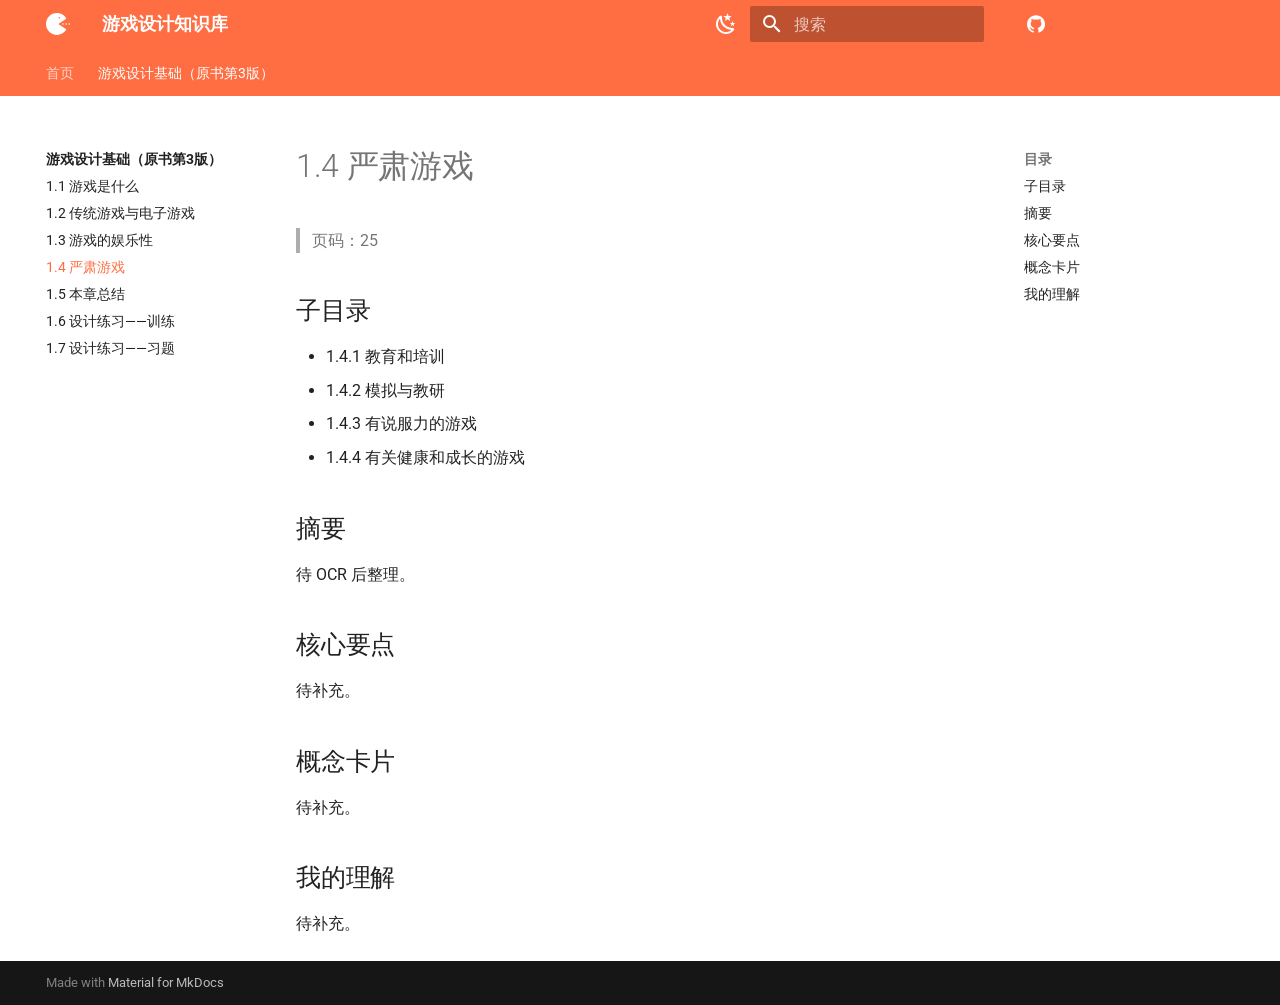
<file: 01-游戏和电子游戏/01-04-严肃游戏/index.html>
<!doctype html>
<html lang="zh" class="no-js">
  <head>
    
      <meta charset="utf-8">
      <meta name="viewport" content="width=device-width,initial-scale=1">
      
        <meta name="description" content="《游戏设计基础（原书第3版）》结构化读书知识库">
      
      
      
        <link rel="canonical" href="https://jq911.github.io/game-design-fundamentals-kb/01-%E6%B8%B8%E6%88%8F%E5%92%8C%E7%94%B5%E5%AD%90%E6%B8%B8%E6%88%8F/01-04-%E4%B8%A5%E8%82%83%E6%B8%B8%E6%88%8F/">
      
      
        <link rel="prev" href="../01-03-%E6%B8%B8%E6%88%8F%E7%9A%84%E5%A8%B1%E4%B9%90%E6%80%A7/">
      
      
        <link rel="next" href="../01-05-%E6%9C%AC%E7%AB%A0%E6%80%BB%E7%BB%93/">
      
      
        
      
      
      <link rel="icon" href="../../assets/icons/Pac-Man.ico">
      <meta name="generator" content="mkdocs-1.6.1, mkdocs-material-9.7.6">
    
    
      
        <title>1.4 严肃游戏 - 游戏设计知识库</title>
      
    
    
      <link rel="stylesheet" href="../../assets/stylesheets/main.484c7ddc.min.css">
      
        
        <link rel="stylesheet" href="../../assets/stylesheets/palette.ab4e12ef.min.css">
      
      


    
    
      
    
    
      
        
        
        <link rel="preconnect" href="https://fonts.gstatic.com" crossorigin>
        <link rel="stylesheet" href="https://fonts.googleapis.com/css?family=Roboto:300,300i,400,400i,700,700i%7CRoboto+Mono:400,400i,700,700i&display=fallback">
        <style>:root{--md-text-font:"Roboto";--md-code-font:"Roboto Mono"}</style>
      
    
    
      <link rel="stylesheet" href="../../stylesheets/home.css">
    
    <script>__md_scope=new URL("../..",location),__md_hash=e=>[...e].reduce(((e,_)=>(e<<5)-e+_.charCodeAt(0)),0),__md_get=(e,_=localStorage,t=__md_scope)=>JSON.parse(_.getItem(t.pathname+"."+e)),__md_set=(e,_,t=localStorage,a=__md_scope)=>{try{t.setItem(a.pathname+"."+e,JSON.stringify(_))}catch(e){}}</script>
    
      

    
    
  </head>
  
  
    
    
      
    
    
    
    
    <body dir="ltr" data-md-color-scheme="default" data-md-color-primary="deep-orange" data-md-color-accent="orange">
  
    
    <input class="md-toggle" data-md-toggle="drawer" type="checkbox" id="__drawer" autocomplete="off">
    <input class="md-toggle" data-md-toggle="search" type="checkbox" id="__search" autocomplete="off">
    <label class="md-overlay" for="__drawer"></label>
    <div data-md-component="skip">
      
        
        <a href="#14" class="md-skip">
          跳转至
        </a>
      
    </div>
    <div data-md-component="announce">
      
    </div>
    
    
  
    
      

<header class="md-header" data-md-component="header">
  <nav class="md-header__inner md-grid" aria-label="页眉">
    <a href="../.." title="游戏设计知识库" class="md-header__button md-logo" aria-label="游戏设计知识库" data-md-component="logo">
      
  <img src="../../assets/icons/logo.svg" alt="logo">

    </a>
    <label class="md-header__button md-icon" for="__drawer">
      
      <svg xmlns="http://www.w3.org/2000/svg" viewBox="0 0 24 24"><path d="M3 6h18v2H3zm0 5h18v2H3zm0 5h18v2H3z"/></svg>
    </label>
    <div class="md-header__title" data-md-component="header-title">
      <div class="md-header__ellipsis">
        <div class="md-header__topic">
          <span class="md-ellipsis">
            游戏设计知识库
          </span>
        </div>
        <div class="md-header__topic" data-md-component="header-topic">
          <span class="md-ellipsis">
            
              1.4 严肃游戏
            
          </span>
        </div>
      </div>
    </div>
    
      
        <form class="md-header__option" data-md-component="palette">
  
    
    
    
    <input class="md-option" data-md-color-media="" data-md-color-scheme="default" data-md-color-primary="deep-orange" data-md-color-accent="orange"  aria-label="切换到深色模式"  type="radio" name="__palette" id="__palette_0">
    
      <label class="md-header__button md-icon" title="切换到深色模式" for="__palette_1" hidden>
        <svg xmlns="http://www.w3.org/2000/svg" viewBox="0 0 24 24"><path d="m17.75 4.09-2.53 1.94.91 3.06-2.63-1.81-2.63 1.81.91-3.06-2.53-1.94L12.44 4l1.06-3 1.06 3zm3.5 6.91-1.64 1.25.59 1.98-1.7-1.17-1.7 1.17.59-1.98L15.75 11l2.06-.05L18.5 9l.69 1.95zm-2.28 4.95c.83-.08 1.72 1.1 1.19 1.85-.32.45-.66.87-1.08 1.27C15.17 23 8.84 23 4.94 19.07c-3.91-3.9-3.91-10.24 0-14.14.4-.4.82-.76 1.27-1.08.75-.53 1.93.36 1.85 1.19-.27 2.86.69 5.83 2.89 8.02a9.96 9.96 0 0 0 8.02 2.89m-1.64 2.02a12.08 12.08 0 0 1-7.8-3.47c-2.17-2.19-3.33-5-3.49-7.82-2.81 3.14-2.7 7.96.31 10.98 3.02 3.01 7.84 3.12 10.98.31"/></svg>
      </label>
    
  
    
    
    
    <input class="md-option" data-md-color-media="" data-md-color-scheme="slate" data-md-color-primary="deep-orange" data-md-color-accent="orange"  aria-label="切换到浅色模式"  type="radio" name="__palette" id="__palette_1">
    
      <label class="md-header__button md-icon" title="切换到浅色模式" for="__palette_0" hidden>
        <svg xmlns="http://www.w3.org/2000/svg" viewBox="0 0 24 24"><path d="M12 7a5 5 0 0 1 5 5 5 5 0 0 1-5 5 5 5 0 0 1-5-5 5 5 0 0 1 5-5m0 2a3 3 0 0 0-3 3 3 3 0 0 0 3 3 3 3 0 0 0 3-3 3 3 0 0 0-3-3m0-7 2.39 3.42C13.65 5.15 12.84 5 12 5s-1.65.15-2.39.42zM3.34 7l4.16-.35A7.2 7.2 0 0 0 5.94 8.5c-.44.74-.69 1.5-.83 2.29zm.02 10 1.76-3.77a7.131 7.131 0 0 0 2.38 4.14zM20.65 7l-1.77 3.79a7.02 7.02 0 0 0-2.38-4.15zm-.01 10-4.14.36c.59-.51 1.12-1.14 1.54-1.86.42-.73.69-1.5.83-2.29zM12 22l-2.41-3.44c.74.27 1.55.44 2.41.44.82 0 1.63-.17 2.37-.44z"/></svg>
      </label>
    
  
</form>
      
    
    
      <script>var palette=__md_get("__palette");if(palette&&palette.color){if("(prefers-color-scheme)"===palette.color.media){var media=matchMedia("(prefers-color-scheme: light)"),input=document.querySelector(media.matches?"[data-md-color-media='(prefers-color-scheme: light)']":"[data-md-color-media='(prefers-color-scheme: dark)']");palette.color.media=input.getAttribute("data-md-color-media"),palette.color.scheme=input.getAttribute("data-md-color-scheme"),palette.color.primary=input.getAttribute("data-md-color-primary"),palette.color.accent=input.getAttribute("data-md-color-accent")}for(var[key,value]of Object.entries(palette.color))document.body.setAttribute("data-md-color-"+key,value)}</script>
    
    
    
      
      
        <label class="md-header__button md-icon" for="__search">
          
          <svg xmlns="http://www.w3.org/2000/svg" viewBox="0 0 24 24"><path d="M9.5 3A6.5 6.5 0 0 1 16 9.5c0 1.61-.59 3.09-1.56 4.23l.27.27h.79l5 5-1.5 1.5-5-5v-.79l-.27-.27A6.52 6.52 0 0 1 9.5 16 6.5 6.5 0 0 1 3 9.5 6.5 6.5 0 0 1 9.5 3m0 2C7 5 5 7 5 9.5S7 14 9.5 14 14 12 14 9.5 12 5 9.5 5"/></svg>
        </label>
        <div class="md-search" data-md-component="search" role="dialog">
  <label class="md-search__overlay" for="__search"></label>
  <div class="md-search__inner" role="search">
    <form class="md-search__form" name="search">
      <input type="text" class="md-search__input" name="query" aria-label="搜索" placeholder="搜索" autocapitalize="off" autocorrect="off" autocomplete="off" spellcheck="false" data-md-component="search-query" required>
      <label class="md-search__icon md-icon" for="__search">
        
        <svg xmlns="http://www.w3.org/2000/svg" viewBox="0 0 24 24"><path d="M9.5 3A6.5 6.5 0 0 1 16 9.5c0 1.61-.59 3.09-1.56 4.23l.27.27h.79l5 5-1.5 1.5-5-5v-.79l-.27-.27A6.52 6.52 0 0 1 9.5 16 6.5 6.5 0 0 1 3 9.5 6.5 6.5 0 0 1 9.5 3m0 2C7 5 5 7 5 9.5S7 14 9.5 14 14 12 14 9.5 12 5 9.5 5"/></svg>
        
        <svg xmlns="http://www.w3.org/2000/svg" viewBox="0 0 24 24"><path d="M20 11v2H8l5.5 5.5-1.42 1.42L4.16 12l7.92-7.92L13.5 5.5 8 11z"/></svg>
      </label>
      <nav class="md-search__options" aria-label="查找">
        
        <button type="reset" class="md-search__icon md-icon" title="清空当前内容" aria-label="清空当前内容" tabindex="-1">
          
          <svg xmlns="http://www.w3.org/2000/svg" viewBox="0 0 24 24"><path d="M19 6.41 17.59 5 12 10.59 6.41 5 5 6.41 10.59 12 5 17.59 6.41 19 12 13.41 17.59 19 19 17.59 13.41 12z"/></svg>
        </button>
      </nav>
      
        <div class="md-search__suggest" data-md-component="search-suggest"></div>
      
    </form>
    <div class="md-search__output">
      <div class="md-search__scrollwrap" tabindex="0" data-md-scrollfix>
        <div class="md-search-result" data-md-component="search-result">
          <div class="md-search-result__meta">
            正在初始化搜索引擎
          </div>
          <ol class="md-search-result__list" role="presentation"></ol>
        </div>
      </div>
    </div>
  </div>
</div>
      
    
    
      <div class="md-header__source">
        <a href="https://github.com/jq911/game-design-fundamentals-kb" title="前往仓库" class="md-source" data-md-component="source">
  <div class="md-source__icon md-icon">
    
    <svg width="128" height="128" viewBox="0 0 128 128" fill="none" xmlns="http://www.w3.org/2000/svg">
<path d="M56.7937 84.9688C44.4187 83.4688 35.7 74.5625 35.7 63.0313C35.7 58.3438 37.3875 53.2813 40.2 49.9063C38.9812 46.8125 39.1687 40.25 40.575 37.5313C44.325 37.0625 49.3875 39.0313 52.3875 41.75C55.95 40.625 59.7 40.0625 64.2937 40.0625C68.8875 40.0625 72.6375 40.625 76.0125 41.6563C78.9187 39.0313 84.075 37.0625 87.825 37.5313C89.1375 40.0625 89.325 46.625 88.1062 49.8125C91.1062 53.375 92.7 58.1563 92.7 63.0313C92.7 74.5625 83.9812 83.2813 71.4187 84.875C74.6062 86.9375 76.7625 91.4375 76.7625 96.5938L76.7625 106.344C76.7625 109.156 79.1062 110.75 81.9187 109.625C98.8875 103.156 112.2 86.1875 112.2 65.1875C112.2 38.6563 90.6375 17 64.1062 17C37.575 17 16.2 38.6562 16.2 65.1875C16.2 86 29.4187 103.25 47.2312 109.719C49.7625 110.656 52.2 108.969 52.2 106.438L52.2 98.9375C50.8875 99.5 49.2 99.875 47.7 99.875C41.5125 99.875 37.8562 96.5 35.2312 90.2188C34.2 87.6875 33.075 86.1875 30.9187 85.9063C29.7937 85.8125 29.4187 85.3438 29.4187 84.7813C29.4187 83.6563 31.2937 82.8125 33.1687 82.8125C35.8875 82.8125 38.2312 84.5 40.6687 87.9688C42.5437 90.6875 44.5125 91.9063 46.8562 91.9063C49.2 91.9063 50.7 91.0625 52.8562 88.9063C54.45 87.3125 55.6687 85.9063 56.7937 84.9688Z" fill="white"/>
</svg>
  </div>
  <div class="md-source__repository">
    jq911/game-design-fundamentals-kb
  </div>
</a>
      </div>
    
  </nav>
  
</header>
    
  

    <div class="md-container" data-md-component="container">
      
      
  
    
        
          
            
<nav class="md-tabs" aria-label="标签" data-md-component="tabs">
  <div class="md-grid">
    <ul class="md-tabs__list">
      
        
  
  
  
  
    <li class="md-tabs__item">
      <a href="../.." class="md-tabs__link">
        
  
  
    
  
  首页

      </a>
    </li>
  

      
        
  
  
  
    
  
  
    
    
      <li class="md-tabs__item md-tabs__item--active">
        <a href="../" class="md-tabs__link">
          
  
  
    
  
  游戏设计基础（原书第3版）

        </a>
      </li>
    
  

      
    </ul>
  </div>
</nav>
          
        
      
  

      <main class="md-main" data-md-component="main">
        <div class="md-main__inner md-grid">
          
  
    
            
              
              <div class="md-sidebar md-sidebar--primary" data-md-component="sidebar" data-md-type="navigation" >
                <div class="md-sidebar__scrollwrap">
                  <div class="md-sidebar__inner">
                    


  


<nav class="md-nav md-nav--primary md-nav--lifted" aria-label="导航栏" data-md-level="0">
  <label class="md-nav__title" for="__drawer">
    <a href="../.." title="游戏设计知识库" class="md-nav__button md-logo" aria-label="游戏设计知识库" data-md-component="logo">
      
  <img src="../../assets/icons/logo.svg" alt="logo">

    </a>
    游戏设计知识库
  </label>
  
    <div class="md-nav__source">
      <a href="https://github.com/jq911/game-design-fundamentals-kb" title="前往仓库" class="md-source" data-md-component="source">
  <div class="md-source__icon md-icon">
    
    <svg width="128" height="128" viewBox="0 0 128 128" fill="none" xmlns="http://www.w3.org/2000/svg">
<path d="M56.7937 84.9688C44.4187 83.4688 35.7 74.5625 35.7 63.0313C35.7 58.3438 37.3875 53.2813 40.2 49.9063C38.9812 46.8125 39.1687 40.25 40.575 37.5313C44.325 37.0625 49.3875 39.0313 52.3875 41.75C55.95 40.625 59.7 40.0625 64.2937 40.0625C68.8875 40.0625 72.6375 40.625 76.0125 41.6563C78.9187 39.0313 84.075 37.0625 87.825 37.5313C89.1375 40.0625 89.325 46.625 88.1062 49.8125C91.1062 53.375 92.7 58.1563 92.7 63.0313C92.7 74.5625 83.9812 83.2813 71.4187 84.875C74.6062 86.9375 76.7625 91.4375 76.7625 96.5938L76.7625 106.344C76.7625 109.156 79.1062 110.75 81.9187 109.625C98.8875 103.156 112.2 86.1875 112.2 65.1875C112.2 38.6563 90.6375 17 64.1062 17C37.575 17 16.2 38.6562 16.2 65.1875C16.2 86 29.4187 103.25 47.2312 109.719C49.7625 110.656 52.2 108.969 52.2 106.438L52.2 98.9375C50.8875 99.5 49.2 99.875 47.7 99.875C41.5125 99.875 37.8562 96.5 35.2312 90.2188C34.2 87.6875 33.075 86.1875 30.9187 85.9063C29.7937 85.8125 29.4187 85.3438 29.4187 84.7813C29.4187 83.6563 31.2937 82.8125 33.1687 82.8125C35.8875 82.8125 38.2312 84.5 40.6687 87.9688C42.5437 90.6875 44.5125 91.9063 46.8562 91.9063C49.2 91.9063 50.7 91.0625 52.8562 88.9063C54.45 87.3125 55.6687 85.9063 56.7937 84.9688Z" fill="white"/>
</svg>
  </div>
  <div class="md-source__repository">
    jq911/game-design-fundamentals-kb
  </div>
</a>
    </div>
  
  <ul class="md-nav__list" data-md-scrollfix>
    
      
      
  
  
  
  
    <li class="md-nav__item">
      <a href="../.." class="md-nav__link">
        
  
  
  <span class="md-ellipsis">
    
  
    首页
  

    
  </span>
  
  

      </a>
    </li>
  

    
      
      
  
  
    
  
  
  
    
    
      
        
          
        
      
        
      
        
      
        
      
        
      
        
      
        
      
        
      
    
    
    
      
        
        
      
      
        
      
    
    
    <li class="md-nav__item md-nav__item--active md-nav__item--section md-nav__item--nested">
      
        
        
        <input class="md-nav__toggle md-toggle " type="checkbox" id="__nav_2" checked>
        
          
          <div class="md-nav__link md-nav__container">
            <a href="../" class="md-nav__link ">
              
  
  
  <span class="md-ellipsis">
    
  
    游戏设计基础（原书第3版）
  

    
  </span>
  
  

            </a>
            
              
              <label class="md-nav__link " for="__nav_2" id="__nav_2_label" tabindex="">
                <span class="md-nav__icon md-icon"></span>
              </label>
            
          </div>
        
        <nav class="md-nav" data-md-level="1" aria-labelledby="__nav_2_label" aria-expanded="true">
          <label class="md-nav__title" for="__nav_2">
            <span class="md-nav__icon md-icon"></span>
            
  
    游戏设计基础（原书第3版）
  

          </label>
          <ul class="md-nav__list" data-md-scrollfix>
            
              
            
              
                
  
  
  
  
    <li class="md-nav__item">
      <a href="../01-01-%E6%B8%B8%E6%88%8F%E6%98%AF%E4%BB%80%E4%B9%88/" class="md-nav__link">
        
  
  
  <span class="md-ellipsis">
    
  
    1.1 游戏是什么
  

    
  </span>
  
  

      </a>
    </li>
  

              
            
              
                
  
  
  
  
    <li class="md-nav__item">
      <a href="../01-02-%E4%BC%A0%E7%BB%9F%E6%B8%B8%E6%88%8F%E4%B8%8E%E7%94%B5%E5%AD%90%E6%B8%B8%E6%88%8F/" class="md-nav__link">
        
  
  
  <span class="md-ellipsis">
    
  
    1.2 传统游戏与电子游戏
  

    
  </span>
  
  

      </a>
    </li>
  

              
            
              
                
  
  
  
  
    <li class="md-nav__item">
      <a href="../01-03-%E6%B8%B8%E6%88%8F%E7%9A%84%E5%A8%B1%E4%B9%90%E6%80%A7/" class="md-nav__link">
        
  
  
  <span class="md-ellipsis">
    
  
    1.3 游戏的娱乐性
  

    
  </span>
  
  

      </a>
    </li>
  

              
            
              
                
  
  
    
  
  
  
    <li class="md-nav__item md-nav__item--active">
      
      <input class="md-nav__toggle md-toggle" type="checkbox" id="__toc">
      
      
        
      
      
        <label class="md-nav__link md-nav__link--active" for="__toc">
          
  
  
  <span class="md-ellipsis">
    
  
    1.4 严肃游戏
  

    
  </span>
  
  

          <span class="md-nav__icon md-icon"></span>
        </label>
      
      <a href="./" class="md-nav__link md-nav__link--active">
        
  
  
  <span class="md-ellipsis">
    
  
    1.4 严肃游戏
  

    
  </span>
  
  

      </a>
      
        

<nav class="md-nav md-nav--secondary" aria-label="目录">
  
  
  
    
  
  
    <label class="md-nav__title" for="__toc">
      <span class="md-nav__icon md-icon"></span>
      目录
    </label>
    <ul class="md-nav__list" data-md-component="toc" data-md-scrollfix>
      
        <li class="md-nav__item">
  <a href="#_1" class="md-nav__link">
    <span class="md-ellipsis">
      
        子目录
      
    </span>
  </a>
  
</li>
      
        <li class="md-nav__item">
  <a href="#_2" class="md-nav__link">
    <span class="md-ellipsis">
      
        摘要
      
    </span>
  </a>
  
</li>
      
        <li class="md-nav__item">
  <a href="#_3" class="md-nav__link">
    <span class="md-ellipsis">
      
        核心要点
      
    </span>
  </a>
  
</li>
      
        <li class="md-nav__item">
  <a href="#_4" class="md-nav__link">
    <span class="md-ellipsis">
      
        概念卡片
      
    </span>
  </a>
  
</li>
      
        <li class="md-nav__item">
  <a href="#_5" class="md-nav__link">
    <span class="md-ellipsis">
      
        我的理解
      
    </span>
  </a>
  
</li>
      
    </ul>
  
</nav>
      
    </li>
  

              
            
              
                
  
  
  
  
    <li class="md-nav__item">
      <a href="../01-05-%E6%9C%AC%E7%AB%A0%E6%80%BB%E7%BB%93/" class="md-nav__link">
        
  
  
  <span class="md-ellipsis">
    
  
    1.5 本章总结
  

    
  </span>
  
  

      </a>
    </li>
  

              
            
              
                
  
  
  
  
    <li class="md-nav__item">
      <a href="../01-06-%E8%AE%BE%E8%AE%A1%E7%BB%83%E4%B9%A0-%E8%AE%AD%E7%BB%83/" class="md-nav__link">
        
  
  
  <span class="md-ellipsis">
    
  
    1.6 设计练习——训练
  

    
  </span>
  
  

      </a>
    </li>
  

              
            
              
                
  
  
  
  
    <li class="md-nav__item">
      <a href="../01-07-%E8%AE%BE%E8%AE%A1%E7%BB%83%E4%B9%A0-%E4%B9%A0%E9%A2%98/" class="md-nav__link">
        
  
  
  <span class="md-ellipsis">
    
  
    1.7 设计练习——习题
  

    
  </span>
  
  

      </a>
    </li>
  

              
            
          </ul>
        </nav>
      
    </li>
  

    
  </ul>
</nav>
                  </div>
                </div>
              </div>
            
            
              
              <div class="md-sidebar md-sidebar--secondary" data-md-component="sidebar" data-md-type="toc" >
                <div class="md-sidebar__scrollwrap">
                  <div class="md-sidebar__inner">
                    

<nav class="md-nav md-nav--secondary" aria-label="目录">
  
  
  
    
  
  
    <label class="md-nav__title" for="__toc">
      <span class="md-nav__icon md-icon"></span>
      目录
    </label>
    <ul class="md-nav__list" data-md-component="toc" data-md-scrollfix>
      
        <li class="md-nav__item">
  <a href="#_1" class="md-nav__link">
    <span class="md-ellipsis">
      
        子目录
      
    </span>
  </a>
  
</li>
      
        <li class="md-nav__item">
  <a href="#_2" class="md-nav__link">
    <span class="md-ellipsis">
      
        摘要
      
    </span>
  </a>
  
</li>
      
        <li class="md-nav__item">
  <a href="#_3" class="md-nav__link">
    <span class="md-ellipsis">
      
        核心要点
      
    </span>
  </a>
  
</li>
      
        <li class="md-nav__item">
  <a href="#_4" class="md-nav__link">
    <span class="md-ellipsis">
      
        概念卡片
      
    </span>
  </a>
  
</li>
      
        <li class="md-nav__item">
  <a href="#_5" class="md-nav__link">
    <span class="md-ellipsis">
      
        我的理解
      
    </span>
  </a>
  
</li>
      
    </ul>
  
</nav>
                  </div>
                </div>
              </div>
            
          
  

          
            <div class="md-content" data-md-component="content">
              
              <article class="md-content__inner md-typeset">
                
  
    
                  


  
  


<h1 id="14">1.4 严肃游戏<a class="headerlink" href="#14" title="Permanent link">&para;</a></h1>
<blockquote>
<p>页码：25</p>
</blockquote>
<h2 id="_1">子目录<a class="headerlink" href="#_1" title="Permanent link">&para;</a></h2>
<ul>
<li>1.4.1 教育和培训</li>
<li>1.4.2 模拟与教研</li>
<li>1.4.3 有说服力的游戏</li>
<li>1.4.4 有关健康和成长的游戏</li>
</ul>
<h2 id="_2">摘要<a class="headerlink" href="#_2" title="Permanent link">&para;</a></h2>
<p>待 OCR 后整理。</p>
<h2 id="_3">核心要点<a class="headerlink" href="#_3" title="Permanent link">&para;</a></h2>
<p>待补充。</p>
<h2 id="_4">概念卡片<a class="headerlink" href="#_4" title="Permanent link">&para;</a></h2>
<p>待补充。</p>
<h2 id="_5">我的理解<a class="headerlink" href="#_5" title="Permanent link">&para;</a></h2>
<p>待补充。</p>












                
  

              </article>
            </div>
          
          
<script>var target=document.getElementById(location.hash.slice(1));target&&target.name&&(target.checked=target.name.startsWith("__tabbed_"))</script>
        </div>
        
          <button type="button" class="md-top md-icon" data-md-component="top" hidden>
  
  <svg xmlns="http://www.w3.org/2000/svg" viewBox="0 0 24 24"><path d="M13 20h-2V8l-5.5 5.5-1.42-1.42L12 4.16l7.92 7.92-1.42 1.42L13 8z"/></svg>
  回到页面顶部
</button>
        
      </main>
      
        <footer class="md-footer">
  
  <div class="md-footer-meta md-typeset">
    <div class="md-footer-meta__inner md-grid">
      <div class="md-copyright">
  
  
    Made with
    <a href="https://squidfunk.github.io/mkdocs-material/" target="_blank" rel="noopener">
      Material for MkDocs
    </a>
  
</div>
      
    </div>
  </div>
</footer>
      
    </div>
    <div class="md-dialog" data-md-component="dialog">
      <div class="md-dialog__inner md-typeset"></div>
    </div>
    
    
    
      
      
      <script id="__config" type="application/json">{"annotate": null, "base": "../..", "features": ["navigation.tabs", "navigation.sections", "navigation.indexes", "navigation.top", "search.highlight", "search.suggest", "content.code.copy"], "search": "../../assets/javascripts/workers/search.2c215733.min.js", "tags": null, "translations": {"clipboard.copied": "\u5df2\u590d\u5236", "clipboard.copy": "\u590d\u5236", "search.result.more.one": "\u5728\u8be5\u9875\u4e0a\u8fd8\u6709 1 \u4e2a\u7b26\u5408\u6761\u4ef6\u7684\u7ed3\u679c", "search.result.more.other": "\u5728\u8be5\u9875\u4e0a\u8fd8\u6709 # \u4e2a\u7b26\u5408\u6761\u4ef6\u7684\u7ed3\u679c", "search.result.none": "\u6ca1\u6709\u627e\u5230\u7b26\u5408\u6761\u4ef6\u7684\u7ed3\u679c", "search.result.one": "\u627e\u5230 1 \u4e2a\u7b26\u5408\u6761\u4ef6\u7684\u7ed3\u679c", "search.result.other": "# \u4e2a\u7b26\u5408\u6761\u4ef6\u7684\u7ed3\u679c", "search.result.placeholder": "\u952e\u5165\u4ee5\u5f00\u59cb\u641c\u7d22", "search.result.term.missing": "\u7f3a\u5c11", "select.version": "\u9009\u62e9\u5f53\u524d\u7248\u672c"}, "version": null}</script>
    
    
      <script src="../../assets/javascripts/bundle.79ae519e.min.js"></script>
      
    
  </body>
</html>
</file>
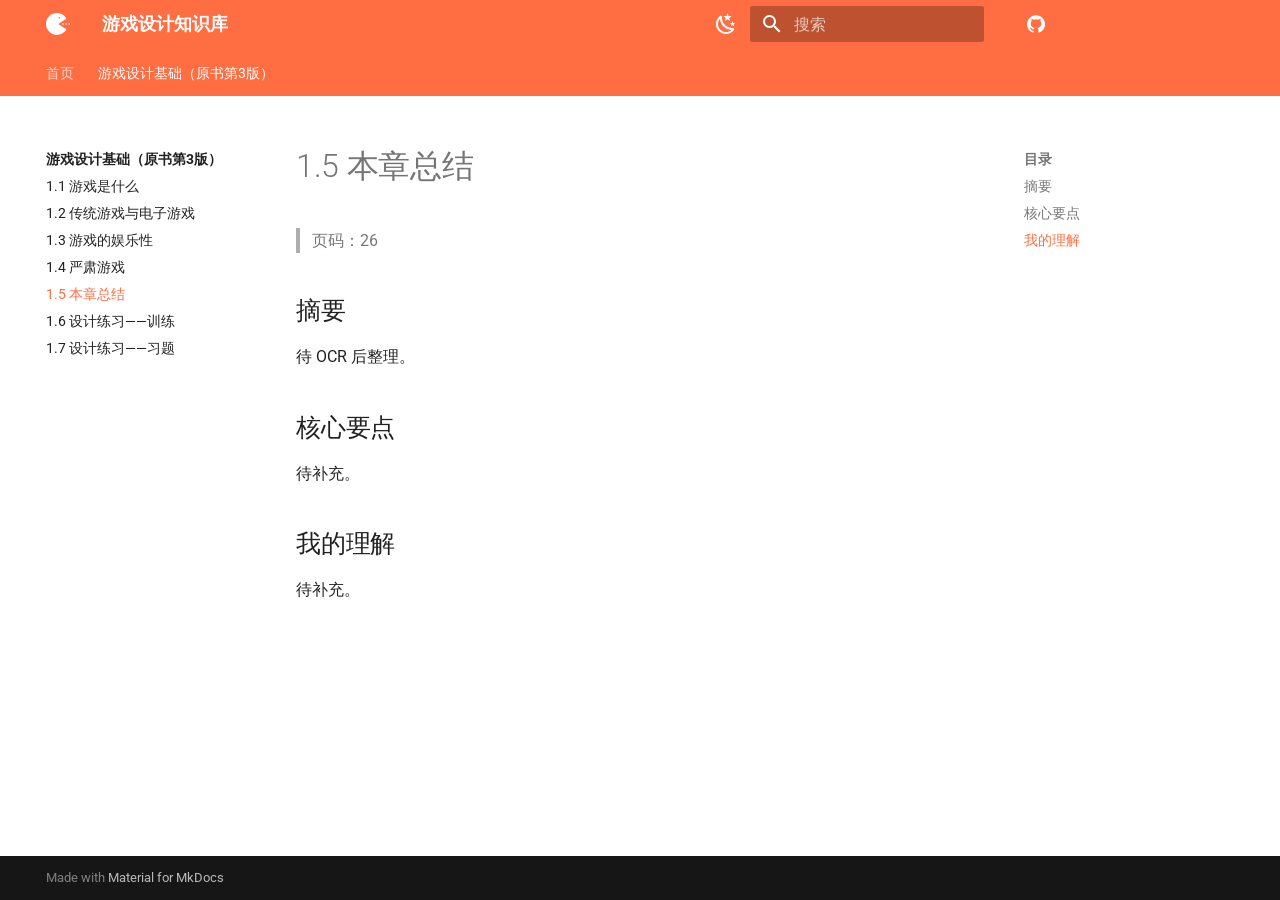
<file: 01-游戏和电子游戏/01-05-本章总结/index.html>
<!doctype html>
<html lang="zh" class="no-js">
  <head>
    
      <meta charset="utf-8">
      <meta name="viewport" content="width=device-width,initial-scale=1">
      
        <meta name="description" content="《游戏设计基础（原书第3版）》结构化读书知识库">
      
      
      
        <link rel="canonical" href="https://jq911.github.io/game-design-fundamentals-kb/01-%E6%B8%B8%E6%88%8F%E5%92%8C%E7%94%B5%E5%AD%90%E6%B8%B8%E6%88%8F/01-05-%E6%9C%AC%E7%AB%A0%E6%80%BB%E7%BB%93/">
      
      
        <link rel="prev" href="../01-04-%E4%B8%A5%E8%82%83%E6%B8%B8%E6%88%8F/">
      
      
        <link rel="next" href="../01-06-%E8%AE%BE%E8%AE%A1%E7%BB%83%E4%B9%A0-%E8%AE%AD%E7%BB%83/">
      
      
        
      
      
      <link rel="icon" href="../../assets/icons/Pac-Man.ico">
      <meta name="generator" content="mkdocs-1.6.1, mkdocs-material-9.7.6">
    
    
      
        <title>1.5 本章总结 - 游戏设计知识库</title>
      
    
    
      <link rel="stylesheet" href="../../assets/stylesheets/main.484c7ddc.min.css">
      
        
        <link rel="stylesheet" href="../../assets/stylesheets/palette.ab4e12ef.min.css">
      
      


    
    
      
    
    
      
        
        
        <link rel="preconnect" href="https://fonts.gstatic.com" crossorigin>
        <link rel="stylesheet" href="https://fonts.googleapis.com/css?family=Roboto:300,300i,400,400i,700,700i%7CRoboto+Mono:400,400i,700,700i&display=fallback">
        <style>:root{--md-text-font:"Roboto";--md-code-font:"Roboto Mono"}</style>
      
    
    
      <link rel="stylesheet" href="../../stylesheets/home.css">
    
    <script>__md_scope=new URL("../..",location),__md_hash=e=>[...e].reduce(((e,_)=>(e<<5)-e+_.charCodeAt(0)),0),__md_get=(e,_=localStorage,t=__md_scope)=>JSON.parse(_.getItem(t.pathname+"."+e)),__md_set=(e,_,t=localStorage,a=__md_scope)=>{try{t.setItem(a.pathname+"."+e,JSON.stringify(_))}catch(e){}}</script>
    
      

    
    
  </head>
  
  
    
    
      
    
    
    
    
    <body dir="ltr" data-md-color-scheme="default" data-md-color-primary="deep-orange" data-md-color-accent="orange">
  
    
    <input class="md-toggle" data-md-toggle="drawer" type="checkbox" id="__drawer" autocomplete="off">
    <input class="md-toggle" data-md-toggle="search" type="checkbox" id="__search" autocomplete="off">
    <label class="md-overlay" for="__drawer"></label>
    <div data-md-component="skip">
      
        
        <a href="#15" class="md-skip">
          跳转至
        </a>
      
    </div>
    <div data-md-component="announce">
      
    </div>
    
    
  
    
      

<header class="md-header" data-md-component="header">
  <nav class="md-header__inner md-grid" aria-label="页眉">
    <a href="../.." title="游戏设计知识库" class="md-header__button md-logo" aria-label="游戏设计知识库" data-md-component="logo">
      
  <img src="../../assets/icons/logo.svg" alt="logo">

    </a>
    <label class="md-header__button md-icon" for="__drawer">
      
      <svg xmlns="http://www.w3.org/2000/svg" viewBox="0 0 24 24"><path d="M3 6h18v2H3zm0 5h18v2H3zm0 5h18v2H3z"/></svg>
    </label>
    <div class="md-header__title" data-md-component="header-title">
      <div class="md-header__ellipsis">
        <div class="md-header__topic">
          <span class="md-ellipsis">
            游戏设计知识库
          </span>
        </div>
        <div class="md-header__topic" data-md-component="header-topic">
          <span class="md-ellipsis">
            
              1.5 本章总结
            
          </span>
        </div>
      </div>
    </div>
    
      
        <form class="md-header__option" data-md-component="palette">
  
    
    
    
    <input class="md-option" data-md-color-media="" data-md-color-scheme="default" data-md-color-primary="deep-orange" data-md-color-accent="orange"  aria-label="切换到深色模式"  type="radio" name="__palette" id="__palette_0">
    
      <label class="md-header__button md-icon" title="切换到深色模式" for="__palette_1" hidden>
        <svg xmlns="http://www.w3.org/2000/svg" viewBox="0 0 24 24"><path d="m17.75 4.09-2.53 1.94.91 3.06-2.63-1.81-2.63 1.81.91-3.06-2.53-1.94L12.44 4l1.06-3 1.06 3zm3.5 6.91-1.64 1.25.59 1.98-1.7-1.17-1.7 1.17.59-1.98L15.75 11l2.06-.05L18.5 9l.69 1.95zm-2.28 4.95c.83-.08 1.72 1.1 1.19 1.85-.32.45-.66.87-1.08 1.27C15.17 23 8.84 23 4.94 19.07c-3.91-3.9-3.91-10.24 0-14.14.4-.4.82-.76 1.27-1.08.75-.53 1.93.36 1.85 1.19-.27 2.86.69 5.83 2.89 8.02a9.96 9.96 0 0 0 8.02 2.89m-1.64 2.02a12.08 12.08 0 0 1-7.8-3.47c-2.17-2.19-3.33-5-3.49-7.82-2.81 3.14-2.7 7.96.31 10.98 3.02 3.01 7.84 3.12 10.98.31"/></svg>
      </label>
    
  
    
    
    
    <input class="md-option" data-md-color-media="" data-md-color-scheme="slate" data-md-color-primary="deep-orange" data-md-color-accent="orange"  aria-label="切换到浅色模式"  type="radio" name="__palette" id="__palette_1">
    
      <label class="md-header__button md-icon" title="切换到浅色模式" for="__palette_0" hidden>
        <svg xmlns="http://www.w3.org/2000/svg" viewBox="0 0 24 24"><path d="M12 7a5 5 0 0 1 5 5 5 5 0 0 1-5 5 5 5 0 0 1-5-5 5 5 0 0 1 5-5m0 2a3 3 0 0 0-3 3 3 3 0 0 0 3 3 3 3 0 0 0 3-3 3 3 0 0 0-3-3m0-7 2.39 3.42C13.65 5.15 12.84 5 12 5s-1.65.15-2.39.42zM3.34 7l4.16-.35A7.2 7.2 0 0 0 5.94 8.5c-.44.74-.69 1.5-.83 2.29zm.02 10 1.76-3.77a7.131 7.131 0 0 0 2.38 4.14zM20.65 7l-1.77 3.79a7.02 7.02 0 0 0-2.38-4.15zm-.01 10-4.14.36c.59-.51 1.12-1.14 1.54-1.86.42-.73.69-1.5.83-2.29zM12 22l-2.41-3.44c.74.27 1.55.44 2.41.44.82 0 1.63-.17 2.37-.44z"/></svg>
      </label>
    
  
</form>
      
    
    
      <script>var palette=__md_get("__palette");if(palette&&palette.color){if("(prefers-color-scheme)"===palette.color.media){var media=matchMedia("(prefers-color-scheme: light)"),input=document.querySelector(media.matches?"[data-md-color-media='(prefers-color-scheme: light)']":"[data-md-color-media='(prefers-color-scheme: dark)']");palette.color.media=input.getAttribute("data-md-color-media"),palette.color.scheme=input.getAttribute("data-md-color-scheme"),palette.color.primary=input.getAttribute("data-md-color-primary"),palette.color.accent=input.getAttribute("data-md-color-accent")}for(var[key,value]of Object.entries(palette.color))document.body.setAttribute("data-md-color-"+key,value)}</script>
    
    
    
      
      
        <label class="md-header__button md-icon" for="__search">
          
          <svg xmlns="http://www.w3.org/2000/svg" viewBox="0 0 24 24"><path d="M9.5 3A6.5 6.5 0 0 1 16 9.5c0 1.61-.59 3.09-1.56 4.23l.27.27h.79l5 5-1.5 1.5-5-5v-.79l-.27-.27A6.52 6.52 0 0 1 9.5 16 6.5 6.5 0 0 1 3 9.5 6.5 6.5 0 0 1 9.5 3m0 2C7 5 5 7 5 9.5S7 14 9.5 14 14 12 14 9.5 12 5 9.5 5"/></svg>
        </label>
        <div class="md-search" data-md-component="search" role="dialog">
  <label class="md-search__overlay" for="__search"></label>
  <div class="md-search__inner" role="search">
    <form class="md-search__form" name="search">
      <input type="text" class="md-search__input" name="query" aria-label="搜索" placeholder="搜索" autocapitalize="off" autocorrect="off" autocomplete="off" spellcheck="false" data-md-component="search-query" required>
      <label class="md-search__icon md-icon" for="__search">
        
        <svg xmlns="http://www.w3.org/2000/svg" viewBox="0 0 24 24"><path d="M9.5 3A6.5 6.5 0 0 1 16 9.5c0 1.61-.59 3.09-1.56 4.23l.27.27h.79l5 5-1.5 1.5-5-5v-.79l-.27-.27A6.52 6.52 0 0 1 9.5 16 6.5 6.5 0 0 1 3 9.5 6.5 6.5 0 0 1 9.5 3m0 2C7 5 5 7 5 9.5S7 14 9.5 14 14 12 14 9.5 12 5 9.5 5"/></svg>
        
        <svg xmlns="http://www.w3.org/2000/svg" viewBox="0 0 24 24"><path d="M20 11v2H8l5.5 5.5-1.42 1.42L4.16 12l7.92-7.92L13.5 5.5 8 11z"/></svg>
      </label>
      <nav class="md-search__options" aria-label="查找">
        
        <button type="reset" class="md-search__icon md-icon" title="清空当前内容" aria-label="清空当前内容" tabindex="-1">
          
          <svg xmlns="http://www.w3.org/2000/svg" viewBox="0 0 24 24"><path d="M19 6.41 17.59 5 12 10.59 6.41 5 5 6.41 10.59 12 5 17.59 6.41 19 12 13.41 17.59 19 19 17.59 13.41 12z"/></svg>
        </button>
      </nav>
      
        <div class="md-search__suggest" data-md-component="search-suggest"></div>
      
    </form>
    <div class="md-search__output">
      <div class="md-search__scrollwrap" tabindex="0" data-md-scrollfix>
        <div class="md-search-result" data-md-component="search-result">
          <div class="md-search-result__meta">
            正在初始化搜索引擎
          </div>
          <ol class="md-search-result__list" role="presentation"></ol>
        </div>
      </div>
    </div>
  </div>
</div>
      
    
    
      <div class="md-header__source">
        <a href="https://github.com/jq911/game-design-fundamentals-kb" title="前往仓库" class="md-source" data-md-component="source">
  <div class="md-source__icon md-icon">
    
    <svg width="128" height="128" viewBox="0 0 128 128" fill="none" xmlns="http://www.w3.org/2000/svg">
<path d="M56.7937 84.9688C44.4187 83.4688 35.7 74.5625 35.7 63.0313C35.7 58.3438 37.3875 53.2813 40.2 49.9063C38.9812 46.8125 39.1687 40.25 40.575 37.5313C44.325 37.0625 49.3875 39.0313 52.3875 41.75C55.95 40.625 59.7 40.0625 64.2937 40.0625C68.8875 40.0625 72.6375 40.625 76.0125 41.6563C78.9187 39.0313 84.075 37.0625 87.825 37.5313C89.1375 40.0625 89.325 46.625 88.1062 49.8125C91.1062 53.375 92.7 58.1563 92.7 63.0313C92.7 74.5625 83.9812 83.2813 71.4187 84.875C74.6062 86.9375 76.7625 91.4375 76.7625 96.5938L76.7625 106.344C76.7625 109.156 79.1062 110.75 81.9187 109.625C98.8875 103.156 112.2 86.1875 112.2 65.1875C112.2 38.6563 90.6375 17 64.1062 17C37.575 17 16.2 38.6562 16.2 65.1875C16.2 86 29.4187 103.25 47.2312 109.719C49.7625 110.656 52.2 108.969 52.2 106.438L52.2 98.9375C50.8875 99.5 49.2 99.875 47.7 99.875C41.5125 99.875 37.8562 96.5 35.2312 90.2188C34.2 87.6875 33.075 86.1875 30.9187 85.9063C29.7937 85.8125 29.4187 85.3438 29.4187 84.7813C29.4187 83.6563 31.2937 82.8125 33.1687 82.8125C35.8875 82.8125 38.2312 84.5 40.6687 87.9688C42.5437 90.6875 44.5125 91.9063 46.8562 91.9063C49.2 91.9063 50.7 91.0625 52.8562 88.9063C54.45 87.3125 55.6687 85.9063 56.7937 84.9688Z" fill="white"/>
</svg>
  </div>
  <div class="md-source__repository">
    jq911/game-design-fundamentals-kb
  </div>
</a>
      </div>
    
  </nav>
  
</header>
    
  

    <div class="md-container" data-md-component="container">
      
      
  
    
        
          
            
<nav class="md-tabs" aria-label="标签" data-md-component="tabs">
  <div class="md-grid">
    <ul class="md-tabs__list">
      
        
  
  
  
  
    <li class="md-tabs__item">
      <a href="../.." class="md-tabs__link">
        
  
  
    
  
  首页

      </a>
    </li>
  

      
        
  
  
  
    
  
  
    
    
      <li class="md-tabs__item md-tabs__item--active">
        <a href="../" class="md-tabs__link">
          
  
  
    
  
  游戏设计基础（原书第3版）

        </a>
      </li>
    
  

      
    </ul>
  </div>
</nav>
          
        
      
  

      <main class="md-main" data-md-component="main">
        <div class="md-main__inner md-grid">
          
  
    
            
              
              <div class="md-sidebar md-sidebar--primary" data-md-component="sidebar" data-md-type="navigation" >
                <div class="md-sidebar__scrollwrap">
                  <div class="md-sidebar__inner">
                    


  


<nav class="md-nav md-nav--primary md-nav--lifted" aria-label="导航栏" data-md-level="0">
  <label class="md-nav__title" for="__drawer">
    <a href="../.." title="游戏设计知识库" class="md-nav__button md-logo" aria-label="游戏设计知识库" data-md-component="logo">
      
  <img src="../../assets/icons/logo.svg" alt="logo">

    </a>
    游戏设计知识库
  </label>
  
    <div class="md-nav__source">
      <a href="https://github.com/jq911/game-design-fundamentals-kb" title="前往仓库" class="md-source" data-md-component="source">
  <div class="md-source__icon md-icon">
    
    <svg width="128" height="128" viewBox="0 0 128 128" fill="none" xmlns="http://www.w3.org/2000/svg">
<path d="M56.7937 84.9688C44.4187 83.4688 35.7 74.5625 35.7 63.0313C35.7 58.3438 37.3875 53.2813 40.2 49.9063C38.9812 46.8125 39.1687 40.25 40.575 37.5313C44.325 37.0625 49.3875 39.0313 52.3875 41.75C55.95 40.625 59.7 40.0625 64.2937 40.0625C68.8875 40.0625 72.6375 40.625 76.0125 41.6563C78.9187 39.0313 84.075 37.0625 87.825 37.5313C89.1375 40.0625 89.325 46.625 88.1062 49.8125C91.1062 53.375 92.7 58.1563 92.7 63.0313C92.7 74.5625 83.9812 83.2813 71.4187 84.875C74.6062 86.9375 76.7625 91.4375 76.7625 96.5938L76.7625 106.344C76.7625 109.156 79.1062 110.75 81.9187 109.625C98.8875 103.156 112.2 86.1875 112.2 65.1875C112.2 38.6563 90.6375 17 64.1062 17C37.575 17 16.2 38.6562 16.2 65.1875C16.2 86 29.4187 103.25 47.2312 109.719C49.7625 110.656 52.2 108.969 52.2 106.438L52.2 98.9375C50.8875 99.5 49.2 99.875 47.7 99.875C41.5125 99.875 37.8562 96.5 35.2312 90.2188C34.2 87.6875 33.075 86.1875 30.9187 85.9063C29.7937 85.8125 29.4187 85.3438 29.4187 84.7813C29.4187 83.6563 31.2937 82.8125 33.1687 82.8125C35.8875 82.8125 38.2312 84.5 40.6687 87.9688C42.5437 90.6875 44.5125 91.9063 46.8562 91.9063C49.2 91.9063 50.7 91.0625 52.8562 88.9063C54.45 87.3125 55.6687 85.9063 56.7937 84.9688Z" fill="white"/>
</svg>
  </div>
  <div class="md-source__repository">
    jq911/game-design-fundamentals-kb
  </div>
</a>
    </div>
  
  <ul class="md-nav__list" data-md-scrollfix>
    
      
      
  
  
  
  
    <li class="md-nav__item">
      <a href="../.." class="md-nav__link">
        
  
  
  <span class="md-ellipsis">
    
  
    首页
  

    
  </span>
  
  

      </a>
    </li>
  

    
      
      
  
  
    
  
  
  
    
    
      
        
          
        
      
        
      
        
      
        
      
        
      
        
      
        
      
        
      
    
    
    
      
        
        
      
      
        
      
    
    
    <li class="md-nav__item md-nav__item--active md-nav__item--section md-nav__item--nested">
      
        
        
        <input class="md-nav__toggle md-toggle " type="checkbox" id="__nav_2" checked>
        
          
          <div class="md-nav__link md-nav__container">
            <a href="../" class="md-nav__link ">
              
  
  
  <span class="md-ellipsis">
    
  
    游戏设计基础（原书第3版）
  

    
  </span>
  
  

            </a>
            
              
              <label class="md-nav__link " for="__nav_2" id="__nav_2_label" tabindex="">
                <span class="md-nav__icon md-icon"></span>
              </label>
            
          </div>
        
        <nav class="md-nav" data-md-level="1" aria-labelledby="__nav_2_label" aria-expanded="true">
          <label class="md-nav__title" for="__nav_2">
            <span class="md-nav__icon md-icon"></span>
            
  
    游戏设计基础（原书第3版）
  

          </label>
          <ul class="md-nav__list" data-md-scrollfix>
            
              
            
              
                
  
  
  
  
    <li class="md-nav__item">
      <a href="../01-01-%E6%B8%B8%E6%88%8F%E6%98%AF%E4%BB%80%E4%B9%88/" class="md-nav__link">
        
  
  
  <span class="md-ellipsis">
    
  
    1.1 游戏是什么
  

    
  </span>
  
  

      </a>
    </li>
  

              
            
              
                
  
  
  
  
    <li class="md-nav__item">
      <a href="../01-02-%E4%BC%A0%E7%BB%9F%E6%B8%B8%E6%88%8F%E4%B8%8E%E7%94%B5%E5%AD%90%E6%B8%B8%E6%88%8F/" class="md-nav__link">
        
  
  
  <span class="md-ellipsis">
    
  
    1.2 传统游戏与电子游戏
  

    
  </span>
  
  

      </a>
    </li>
  

              
            
              
                
  
  
  
  
    <li class="md-nav__item">
      <a href="../01-03-%E6%B8%B8%E6%88%8F%E7%9A%84%E5%A8%B1%E4%B9%90%E6%80%A7/" class="md-nav__link">
        
  
  
  <span class="md-ellipsis">
    
  
    1.3 游戏的娱乐性
  

    
  </span>
  
  

      </a>
    </li>
  

              
            
              
                
  
  
  
  
    <li class="md-nav__item">
      <a href="../01-04-%E4%B8%A5%E8%82%83%E6%B8%B8%E6%88%8F/" class="md-nav__link">
        
  
  
  <span class="md-ellipsis">
    
  
    1.4 严肃游戏
  

    
  </span>
  
  

      </a>
    </li>
  

              
            
              
                
  
  
    
  
  
  
    <li class="md-nav__item md-nav__item--active">
      
      <input class="md-nav__toggle md-toggle" type="checkbox" id="__toc">
      
      
        
      
      
        <label class="md-nav__link md-nav__link--active" for="__toc">
          
  
  
  <span class="md-ellipsis">
    
  
    1.5 本章总结
  

    
  </span>
  
  

          <span class="md-nav__icon md-icon"></span>
        </label>
      
      <a href="./" class="md-nav__link md-nav__link--active">
        
  
  
  <span class="md-ellipsis">
    
  
    1.5 本章总结
  

    
  </span>
  
  

      </a>
      
        

<nav class="md-nav md-nav--secondary" aria-label="目录">
  
  
  
    
  
  
    <label class="md-nav__title" for="__toc">
      <span class="md-nav__icon md-icon"></span>
      目录
    </label>
    <ul class="md-nav__list" data-md-component="toc" data-md-scrollfix>
      
        <li class="md-nav__item">
  <a href="#_1" class="md-nav__link">
    <span class="md-ellipsis">
      
        摘要
      
    </span>
  </a>
  
</li>
      
        <li class="md-nav__item">
  <a href="#_2" class="md-nav__link">
    <span class="md-ellipsis">
      
        核心要点
      
    </span>
  </a>
  
</li>
      
        <li class="md-nav__item">
  <a href="#_3" class="md-nav__link">
    <span class="md-ellipsis">
      
        我的理解
      
    </span>
  </a>
  
</li>
      
    </ul>
  
</nav>
      
    </li>
  

              
            
              
                
  
  
  
  
    <li class="md-nav__item">
      <a href="../01-06-%E8%AE%BE%E8%AE%A1%E7%BB%83%E4%B9%A0-%E8%AE%AD%E7%BB%83/" class="md-nav__link">
        
  
  
  <span class="md-ellipsis">
    
  
    1.6 设计练习——训练
  

    
  </span>
  
  

      </a>
    </li>
  

              
            
              
                
  
  
  
  
    <li class="md-nav__item">
      <a href="../01-07-%E8%AE%BE%E8%AE%A1%E7%BB%83%E4%B9%A0-%E4%B9%A0%E9%A2%98/" class="md-nav__link">
        
  
  
  <span class="md-ellipsis">
    
  
    1.7 设计练习——习题
  

    
  </span>
  
  

      </a>
    </li>
  

              
            
          </ul>
        </nav>
      
    </li>
  

    
  </ul>
</nav>
                  </div>
                </div>
              </div>
            
            
              
              <div class="md-sidebar md-sidebar--secondary" data-md-component="sidebar" data-md-type="toc" >
                <div class="md-sidebar__scrollwrap">
                  <div class="md-sidebar__inner">
                    

<nav class="md-nav md-nav--secondary" aria-label="目录">
  
  
  
    
  
  
    <label class="md-nav__title" for="__toc">
      <span class="md-nav__icon md-icon"></span>
      目录
    </label>
    <ul class="md-nav__list" data-md-component="toc" data-md-scrollfix>
      
        <li class="md-nav__item">
  <a href="#_1" class="md-nav__link">
    <span class="md-ellipsis">
      
        摘要
      
    </span>
  </a>
  
</li>
      
        <li class="md-nav__item">
  <a href="#_2" class="md-nav__link">
    <span class="md-ellipsis">
      
        核心要点
      
    </span>
  </a>
  
</li>
      
        <li class="md-nav__item">
  <a href="#_3" class="md-nav__link">
    <span class="md-ellipsis">
      
        我的理解
      
    </span>
  </a>
  
</li>
      
    </ul>
  
</nav>
                  </div>
                </div>
              </div>
            
          
  

          
            <div class="md-content" data-md-component="content">
              
              <article class="md-content__inner md-typeset">
                
  
    
                  


  
  


<h1 id="15">1.5 本章总结<a class="headerlink" href="#15" title="Permanent link">&para;</a></h1>
<blockquote>
<p>页码：26</p>
</blockquote>
<h2 id="_1">摘要<a class="headerlink" href="#_1" title="Permanent link">&para;</a></h2>
<p>待 OCR 后整理。</p>
<h2 id="_2">核心要点<a class="headerlink" href="#_2" title="Permanent link">&para;</a></h2>
<p>待补充。</p>
<h2 id="_3">我的理解<a class="headerlink" href="#_3" title="Permanent link">&para;</a></h2>
<p>待补充。</p>












                
  

              </article>
            </div>
          
          
<script>var target=document.getElementById(location.hash.slice(1));target&&target.name&&(target.checked=target.name.startsWith("__tabbed_"))</script>
        </div>
        
          <button type="button" class="md-top md-icon" data-md-component="top" hidden>
  
  <svg xmlns="http://www.w3.org/2000/svg" viewBox="0 0 24 24"><path d="M13 20h-2V8l-5.5 5.5-1.42-1.42L12 4.16l7.92 7.92-1.42 1.42L13 8z"/></svg>
  回到页面顶部
</button>
        
      </main>
      
        <footer class="md-footer">
  
  <div class="md-footer-meta md-typeset">
    <div class="md-footer-meta__inner md-grid">
      <div class="md-copyright">
  
  
    Made with
    <a href="https://squidfunk.github.io/mkdocs-material/" target="_blank" rel="noopener">
      Material for MkDocs
    </a>
  
</div>
      
    </div>
  </div>
</footer>
      
    </div>
    <div class="md-dialog" data-md-component="dialog">
      <div class="md-dialog__inner md-typeset"></div>
    </div>
    
    
    
      
      
      <script id="__config" type="application/json">{"annotate": null, "base": "../..", "features": ["navigation.tabs", "navigation.sections", "navigation.indexes", "navigation.top", "search.highlight", "search.suggest", "content.code.copy"], "search": "../../assets/javascripts/workers/search.2c215733.min.js", "tags": null, "translations": {"clipboard.copied": "\u5df2\u590d\u5236", "clipboard.copy": "\u590d\u5236", "search.result.more.one": "\u5728\u8be5\u9875\u4e0a\u8fd8\u6709 1 \u4e2a\u7b26\u5408\u6761\u4ef6\u7684\u7ed3\u679c", "search.result.more.other": "\u5728\u8be5\u9875\u4e0a\u8fd8\u6709 # \u4e2a\u7b26\u5408\u6761\u4ef6\u7684\u7ed3\u679c", "search.result.none": "\u6ca1\u6709\u627e\u5230\u7b26\u5408\u6761\u4ef6\u7684\u7ed3\u679c", "search.result.one": "\u627e\u5230 1 \u4e2a\u7b26\u5408\u6761\u4ef6\u7684\u7ed3\u679c", "search.result.other": "# \u4e2a\u7b26\u5408\u6761\u4ef6\u7684\u7ed3\u679c", "search.result.placeholder": "\u952e\u5165\u4ee5\u5f00\u59cb\u641c\u7d22", "search.result.term.missing": "\u7f3a\u5c11", "select.version": "\u9009\u62e9\u5f53\u524d\u7248\u672c"}, "version": null}</script>
    
    
      <script src="../../assets/javascripts/bundle.79ae519e.min.js"></script>
      
    
  </body>
</html>
</file>
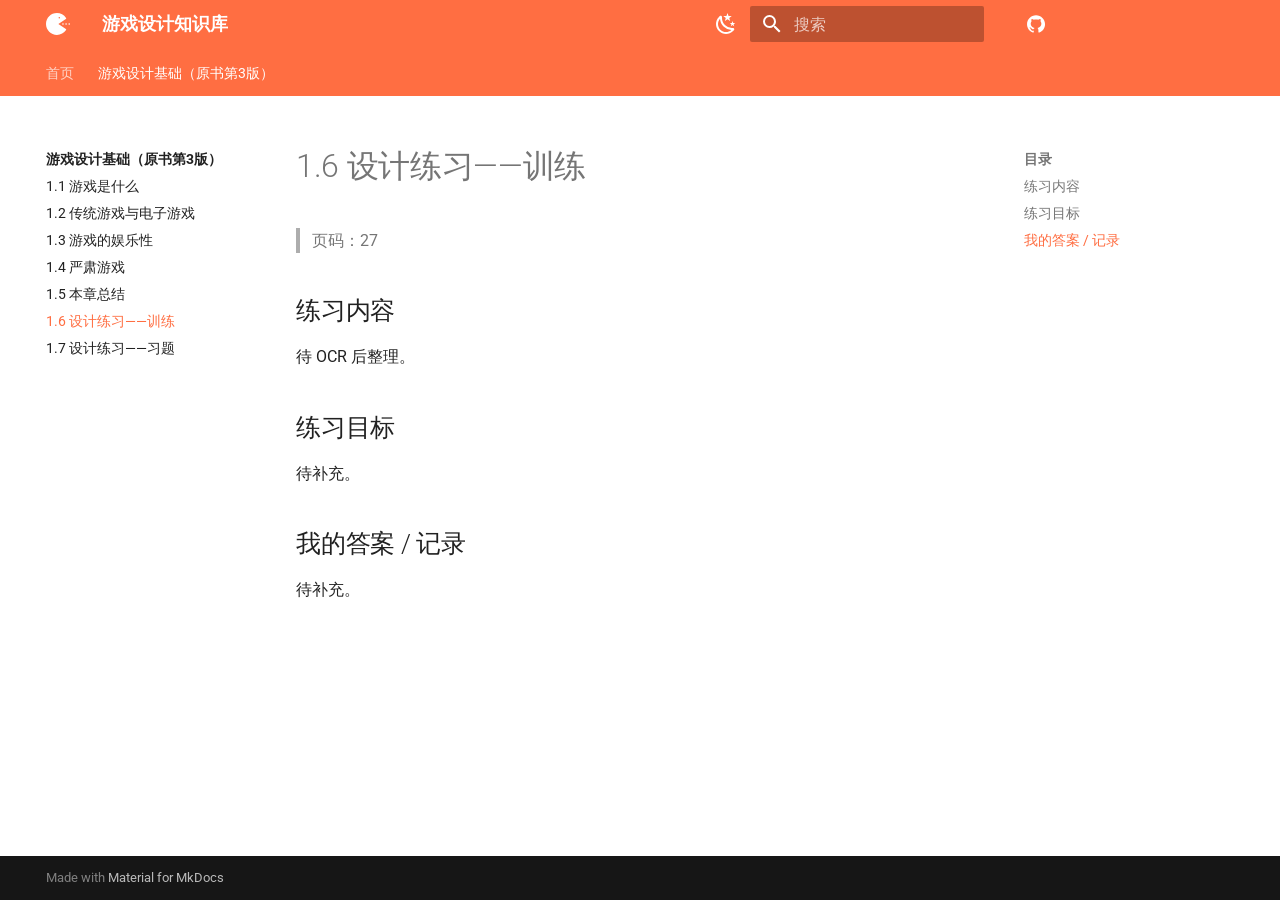
<file: 01-游戏和电子游戏/01-06-设计练习-训练/index.html>
<!doctype html>
<html lang="zh" class="no-js">
  <head>
    
      <meta charset="utf-8">
      <meta name="viewport" content="width=device-width,initial-scale=1">
      
        <meta name="description" content="《游戏设计基础（原书第3版）》结构化读书知识库">
      
      
      
        <link rel="canonical" href="https://jq911.github.io/game-design-fundamentals-kb/01-%E6%B8%B8%E6%88%8F%E5%92%8C%E7%94%B5%E5%AD%90%E6%B8%B8%E6%88%8F/01-06-%E8%AE%BE%E8%AE%A1%E7%BB%83%E4%B9%A0-%E8%AE%AD%E7%BB%83/">
      
      
        <link rel="prev" href="../01-05-%E6%9C%AC%E7%AB%A0%E6%80%BB%E7%BB%93/">
      
      
        <link rel="next" href="../01-07-%E8%AE%BE%E8%AE%A1%E7%BB%83%E4%B9%A0-%E4%B9%A0%E9%A2%98/">
      
      
        
      
      
      <link rel="icon" href="../../assets/icons/Pac-Man.ico">
      <meta name="generator" content="mkdocs-1.6.1, mkdocs-material-9.7.6">
    
    
      
        <title>1.6 设计练习——训练 - 游戏设计知识库</title>
      
    
    
      <link rel="stylesheet" href="../../assets/stylesheets/main.484c7ddc.min.css">
      
        
        <link rel="stylesheet" href="../../assets/stylesheets/palette.ab4e12ef.min.css">
      
      


    
    
      
    
    
      
        
        
        <link rel="preconnect" href="https://fonts.gstatic.com" crossorigin>
        <link rel="stylesheet" href="https://fonts.googleapis.com/css?family=Roboto:300,300i,400,400i,700,700i%7CRoboto+Mono:400,400i,700,700i&display=fallback">
        <style>:root{--md-text-font:"Roboto";--md-code-font:"Roboto Mono"}</style>
      
    
    
      <link rel="stylesheet" href="../../stylesheets/home.css">
    
    <script>__md_scope=new URL("../..",location),__md_hash=e=>[...e].reduce(((e,_)=>(e<<5)-e+_.charCodeAt(0)),0),__md_get=(e,_=localStorage,t=__md_scope)=>JSON.parse(_.getItem(t.pathname+"."+e)),__md_set=(e,_,t=localStorage,a=__md_scope)=>{try{t.setItem(a.pathname+"."+e,JSON.stringify(_))}catch(e){}}</script>
    
      

    
    
  </head>
  
  
    
    
      
    
    
    
    
    <body dir="ltr" data-md-color-scheme="default" data-md-color-primary="deep-orange" data-md-color-accent="orange">
  
    
    <input class="md-toggle" data-md-toggle="drawer" type="checkbox" id="__drawer" autocomplete="off">
    <input class="md-toggle" data-md-toggle="search" type="checkbox" id="__search" autocomplete="off">
    <label class="md-overlay" for="__drawer"></label>
    <div data-md-component="skip">
      
        
        <a href="#16" class="md-skip">
          跳转至
        </a>
      
    </div>
    <div data-md-component="announce">
      
    </div>
    
    
  
    
      

<header class="md-header" data-md-component="header">
  <nav class="md-header__inner md-grid" aria-label="页眉">
    <a href="../.." title="游戏设计知识库" class="md-header__button md-logo" aria-label="游戏设计知识库" data-md-component="logo">
      
  <img src="../../assets/icons/logo.svg" alt="logo">

    </a>
    <label class="md-header__button md-icon" for="__drawer">
      
      <svg xmlns="http://www.w3.org/2000/svg" viewBox="0 0 24 24"><path d="M3 6h18v2H3zm0 5h18v2H3zm0 5h18v2H3z"/></svg>
    </label>
    <div class="md-header__title" data-md-component="header-title">
      <div class="md-header__ellipsis">
        <div class="md-header__topic">
          <span class="md-ellipsis">
            游戏设计知识库
          </span>
        </div>
        <div class="md-header__topic" data-md-component="header-topic">
          <span class="md-ellipsis">
            
              1.6 设计练习——训练
            
          </span>
        </div>
      </div>
    </div>
    
      
        <form class="md-header__option" data-md-component="palette">
  
    
    
    
    <input class="md-option" data-md-color-media="" data-md-color-scheme="default" data-md-color-primary="deep-orange" data-md-color-accent="orange"  aria-label="切换到深色模式"  type="radio" name="__palette" id="__palette_0">
    
      <label class="md-header__button md-icon" title="切换到深色模式" for="__palette_1" hidden>
        <svg xmlns="http://www.w3.org/2000/svg" viewBox="0 0 24 24"><path d="m17.75 4.09-2.53 1.94.91 3.06-2.63-1.81-2.63 1.81.91-3.06-2.53-1.94L12.44 4l1.06-3 1.06 3zm3.5 6.91-1.64 1.25.59 1.98-1.7-1.17-1.7 1.17.59-1.98L15.75 11l2.06-.05L18.5 9l.69 1.95zm-2.28 4.95c.83-.08 1.72 1.1 1.19 1.85-.32.45-.66.87-1.08 1.27C15.17 23 8.84 23 4.94 19.07c-3.91-3.9-3.91-10.24 0-14.14.4-.4.82-.76 1.27-1.08.75-.53 1.93.36 1.85 1.19-.27 2.86.69 5.83 2.89 8.02a9.96 9.96 0 0 0 8.02 2.89m-1.64 2.02a12.08 12.08 0 0 1-7.8-3.47c-2.17-2.19-3.33-5-3.49-7.82-2.81 3.14-2.7 7.96.31 10.98 3.02 3.01 7.84 3.12 10.98.31"/></svg>
      </label>
    
  
    
    
    
    <input class="md-option" data-md-color-media="" data-md-color-scheme="slate" data-md-color-primary="deep-orange" data-md-color-accent="orange"  aria-label="切换到浅色模式"  type="radio" name="__palette" id="__palette_1">
    
      <label class="md-header__button md-icon" title="切换到浅色模式" for="__palette_0" hidden>
        <svg xmlns="http://www.w3.org/2000/svg" viewBox="0 0 24 24"><path d="M12 7a5 5 0 0 1 5 5 5 5 0 0 1-5 5 5 5 0 0 1-5-5 5 5 0 0 1 5-5m0 2a3 3 0 0 0-3 3 3 3 0 0 0 3 3 3 3 0 0 0 3-3 3 3 0 0 0-3-3m0-7 2.39 3.42C13.65 5.15 12.84 5 12 5s-1.65.15-2.39.42zM3.34 7l4.16-.35A7.2 7.2 0 0 0 5.94 8.5c-.44.74-.69 1.5-.83 2.29zm.02 10 1.76-3.77a7.131 7.131 0 0 0 2.38 4.14zM20.65 7l-1.77 3.79a7.02 7.02 0 0 0-2.38-4.15zm-.01 10-4.14.36c.59-.51 1.12-1.14 1.54-1.86.42-.73.69-1.5.83-2.29zM12 22l-2.41-3.44c.74.27 1.55.44 2.41.44.82 0 1.63-.17 2.37-.44z"/></svg>
      </label>
    
  
</form>
      
    
    
      <script>var palette=__md_get("__palette");if(palette&&palette.color){if("(prefers-color-scheme)"===palette.color.media){var media=matchMedia("(prefers-color-scheme: light)"),input=document.querySelector(media.matches?"[data-md-color-media='(prefers-color-scheme: light)']":"[data-md-color-media='(prefers-color-scheme: dark)']");palette.color.media=input.getAttribute("data-md-color-media"),palette.color.scheme=input.getAttribute("data-md-color-scheme"),palette.color.primary=input.getAttribute("data-md-color-primary"),palette.color.accent=input.getAttribute("data-md-color-accent")}for(var[key,value]of Object.entries(palette.color))document.body.setAttribute("data-md-color-"+key,value)}</script>
    
    
    
      
      
        <label class="md-header__button md-icon" for="__search">
          
          <svg xmlns="http://www.w3.org/2000/svg" viewBox="0 0 24 24"><path d="M9.5 3A6.5 6.5 0 0 1 16 9.5c0 1.61-.59 3.09-1.56 4.23l.27.27h.79l5 5-1.5 1.5-5-5v-.79l-.27-.27A6.52 6.52 0 0 1 9.5 16 6.5 6.5 0 0 1 3 9.5 6.5 6.5 0 0 1 9.5 3m0 2C7 5 5 7 5 9.5S7 14 9.5 14 14 12 14 9.5 12 5 9.5 5"/></svg>
        </label>
        <div class="md-search" data-md-component="search" role="dialog">
  <label class="md-search__overlay" for="__search"></label>
  <div class="md-search__inner" role="search">
    <form class="md-search__form" name="search">
      <input type="text" class="md-search__input" name="query" aria-label="搜索" placeholder="搜索" autocapitalize="off" autocorrect="off" autocomplete="off" spellcheck="false" data-md-component="search-query" required>
      <label class="md-search__icon md-icon" for="__search">
        
        <svg xmlns="http://www.w3.org/2000/svg" viewBox="0 0 24 24"><path d="M9.5 3A6.5 6.5 0 0 1 16 9.5c0 1.61-.59 3.09-1.56 4.23l.27.27h.79l5 5-1.5 1.5-5-5v-.79l-.27-.27A6.52 6.52 0 0 1 9.5 16 6.5 6.5 0 0 1 3 9.5 6.5 6.5 0 0 1 9.5 3m0 2C7 5 5 7 5 9.5S7 14 9.5 14 14 12 14 9.5 12 5 9.5 5"/></svg>
        
        <svg xmlns="http://www.w3.org/2000/svg" viewBox="0 0 24 24"><path d="M20 11v2H8l5.5 5.5-1.42 1.42L4.16 12l7.92-7.92L13.5 5.5 8 11z"/></svg>
      </label>
      <nav class="md-search__options" aria-label="查找">
        
        <button type="reset" class="md-search__icon md-icon" title="清空当前内容" aria-label="清空当前内容" tabindex="-1">
          
          <svg xmlns="http://www.w3.org/2000/svg" viewBox="0 0 24 24"><path d="M19 6.41 17.59 5 12 10.59 6.41 5 5 6.41 10.59 12 5 17.59 6.41 19 12 13.41 17.59 19 19 17.59 13.41 12z"/></svg>
        </button>
      </nav>
      
        <div class="md-search__suggest" data-md-component="search-suggest"></div>
      
    </form>
    <div class="md-search__output">
      <div class="md-search__scrollwrap" tabindex="0" data-md-scrollfix>
        <div class="md-search-result" data-md-component="search-result">
          <div class="md-search-result__meta">
            正在初始化搜索引擎
          </div>
          <ol class="md-search-result__list" role="presentation"></ol>
        </div>
      </div>
    </div>
  </div>
</div>
      
    
    
      <div class="md-header__source">
        <a href="https://github.com/jq911/game-design-fundamentals-kb" title="前往仓库" class="md-source" data-md-component="source">
  <div class="md-source__icon md-icon">
    
    <svg width="128" height="128" viewBox="0 0 128 128" fill="none" xmlns="http://www.w3.org/2000/svg">
<path d="M56.7937 84.9688C44.4187 83.4688 35.7 74.5625 35.7 63.0313C35.7 58.3438 37.3875 53.2813 40.2 49.9063C38.9812 46.8125 39.1687 40.25 40.575 37.5313C44.325 37.0625 49.3875 39.0313 52.3875 41.75C55.95 40.625 59.7 40.0625 64.2937 40.0625C68.8875 40.0625 72.6375 40.625 76.0125 41.6563C78.9187 39.0313 84.075 37.0625 87.825 37.5313C89.1375 40.0625 89.325 46.625 88.1062 49.8125C91.1062 53.375 92.7 58.1563 92.7 63.0313C92.7 74.5625 83.9812 83.2813 71.4187 84.875C74.6062 86.9375 76.7625 91.4375 76.7625 96.5938L76.7625 106.344C76.7625 109.156 79.1062 110.75 81.9187 109.625C98.8875 103.156 112.2 86.1875 112.2 65.1875C112.2 38.6563 90.6375 17 64.1062 17C37.575 17 16.2 38.6562 16.2 65.1875C16.2 86 29.4187 103.25 47.2312 109.719C49.7625 110.656 52.2 108.969 52.2 106.438L52.2 98.9375C50.8875 99.5 49.2 99.875 47.7 99.875C41.5125 99.875 37.8562 96.5 35.2312 90.2188C34.2 87.6875 33.075 86.1875 30.9187 85.9063C29.7937 85.8125 29.4187 85.3438 29.4187 84.7813C29.4187 83.6563 31.2937 82.8125 33.1687 82.8125C35.8875 82.8125 38.2312 84.5 40.6687 87.9688C42.5437 90.6875 44.5125 91.9063 46.8562 91.9063C49.2 91.9063 50.7 91.0625 52.8562 88.9063C54.45 87.3125 55.6687 85.9063 56.7937 84.9688Z" fill="white"/>
</svg>
  </div>
  <div class="md-source__repository">
    jq911/game-design-fundamentals-kb
  </div>
</a>
      </div>
    
  </nav>
  
</header>
    
  

    <div class="md-container" data-md-component="container">
      
      
  
    
        
          
            
<nav class="md-tabs" aria-label="标签" data-md-component="tabs">
  <div class="md-grid">
    <ul class="md-tabs__list">
      
        
  
  
  
  
    <li class="md-tabs__item">
      <a href="../.." class="md-tabs__link">
        
  
  
    
  
  首页

      </a>
    </li>
  

      
        
  
  
  
    
  
  
    
    
      <li class="md-tabs__item md-tabs__item--active">
        <a href="../" class="md-tabs__link">
          
  
  
    
  
  游戏设计基础（原书第3版）

        </a>
      </li>
    
  

      
    </ul>
  </div>
</nav>
          
        
      
  

      <main class="md-main" data-md-component="main">
        <div class="md-main__inner md-grid">
          
  
    
            
              
              <div class="md-sidebar md-sidebar--primary" data-md-component="sidebar" data-md-type="navigation" >
                <div class="md-sidebar__scrollwrap">
                  <div class="md-sidebar__inner">
                    


  


<nav class="md-nav md-nav--primary md-nav--lifted" aria-label="导航栏" data-md-level="0">
  <label class="md-nav__title" for="__drawer">
    <a href="../.." title="游戏设计知识库" class="md-nav__button md-logo" aria-label="游戏设计知识库" data-md-component="logo">
      
  <img src="../../assets/icons/logo.svg" alt="logo">

    </a>
    游戏设计知识库
  </label>
  
    <div class="md-nav__source">
      <a href="https://github.com/jq911/game-design-fundamentals-kb" title="前往仓库" class="md-source" data-md-component="source">
  <div class="md-source__icon md-icon">
    
    <svg width="128" height="128" viewBox="0 0 128 128" fill="none" xmlns="http://www.w3.org/2000/svg">
<path d="M56.7937 84.9688C44.4187 83.4688 35.7 74.5625 35.7 63.0313C35.7 58.3438 37.3875 53.2813 40.2 49.9063C38.9812 46.8125 39.1687 40.25 40.575 37.5313C44.325 37.0625 49.3875 39.0313 52.3875 41.75C55.95 40.625 59.7 40.0625 64.2937 40.0625C68.8875 40.0625 72.6375 40.625 76.0125 41.6563C78.9187 39.0313 84.075 37.0625 87.825 37.5313C89.1375 40.0625 89.325 46.625 88.1062 49.8125C91.1062 53.375 92.7 58.1563 92.7 63.0313C92.7 74.5625 83.9812 83.2813 71.4187 84.875C74.6062 86.9375 76.7625 91.4375 76.7625 96.5938L76.7625 106.344C76.7625 109.156 79.1062 110.75 81.9187 109.625C98.8875 103.156 112.2 86.1875 112.2 65.1875C112.2 38.6563 90.6375 17 64.1062 17C37.575 17 16.2 38.6562 16.2 65.1875C16.2 86 29.4187 103.25 47.2312 109.719C49.7625 110.656 52.2 108.969 52.2 106.438L52.2 98.9375C50.8875 99.5 49.2 99.875 47.7 99.875C41.5125 99.875 37.8562 96.5 35.2312 90.2188C34.2 87.6875 33.075 86.1875 30.9187 85.9063C29.7937 85.8125 29.4187 85.3438 29.4187 84.7813C29.4187 83.6563 31.2937 82.8125 33.1687 82.8125C35.8875 82.8125 38.2312 84.5 40.6687 87.9688C42.5437 90.6875 44.5125 91.9063 46.8562 91.9063C49.2 91.9063 50.7 91.0625 52.8562 88.9063C54.45 87.3125 55.6687 85.9063 56.7937 84.9688Z" fill="white"/>
</svg>
  </div>
  <div class="md-source__repository">
    jq911/game-design-fundamentals-kb
  </div>
</a>
    </div>
  
  <ul class="md-nav__list" data-md-scrollfix>
    
      
      
  
  
  
  
    <li class="md-nav__item">
      <a href="../.." class="md-nav__link">
        
  
  
  <span class="md-ellipsis">
    
  
    首页
  

    
  </span>
  
  

      </a>
    </li>
  

    
      
      
  
  
    
  
  
  
    
    
      
        
          
        
      
        
      
        
      
        
      
        
      
        
      
        
      
        
      
    
    
    
      
        
        
      
      
        
      
    
    
    <li class="md-nav__item md-nav__item--active md-nav__item--section md-nav__item--nested">
      
        
        
        <input class="md-nav__toggle md-toggle " type="checkbox" id="__nav_2" checked>
        
          
          <div class="md-nav__link md-nav__container">
            <a href="../" class="md-nav__link ">
              
  
  
  <span class="md-ellipsis">
    
  
    游戏设计基础（原书第3版）
  

    
  </span>
  
  

            </a>
            
              
              <label class="md-nav__link " for="__nav_2" id="__nav_2_label" tabindex="">
                <span class="md-nav__icon md-icon"></span>
              </label>
            
          </div>
        
        <nav class="md-nav" data-md-level="1" aria-labelledby="__nav_2_label" aria-expanded="true">
          <label class="md-nav__title" for="__nav_2">
            <span class="md-nav__icon md-icon"></span>
            
  
    游戏设计基础（原书第3版）
  

          </label>
          <ul class="md-nav__list" data-md-scrollfix>
            
              
            
              
                
  
  
  
  
    <li class="md-nav__item">
      <a href="../01-01-%E6%B8%B8%E6%88%8F%E6%98%AF%E4%BB%80%E4%B9%88/" class="md-nav__link">
        
  
  
  <span class="md-ellipsis">
    
  
    1.1 游戏是什么
  

    
  </span>
  
  

      </a>
    </li>
  

              
            
              
                
  
  
  
  
    <li class="md-nav__item">
      <a href="../01-02-%E4%BC%A0%E7%BB%9F%E6%B8%B8%E6%88%8F%E4%B8%8E%E7%94%B5%E5%AD%90%E6%B8%B8%E6%88%8F/" class="md-nav__link">
        
  
  
  <span class="md-ellipsis">
    
  
    1.2 传统游戏与电子游戏
  

    
  </span>
  
  

      </a>
    </li>
  

              
            
              
                
  
  
  
  
    <li class="md-nav__item">
      <a href="../01-03-%E6%B8%B8%E6%88%8F%E7%9A%84%E5%A8%B1%E4%B9%90%E6%80%A7/" class="md-nav__link">
        
  
  
  <span class="md-ellipsis">
    
  
    1.3 游戏的娱乐性
  

    
  </span>
  
  

      </a>
    </li>
  

              
            
              
                
  
  
  
  
    <li class="md-nav__item">
      <a href="../01-04-%E4%B8%A5%E8%82%83%E6%B8%B8%E6%88%8F/" class="md-nav__link">
        
  
  
  <span class="md-ellipsis">
    
  
    1.4 严肃游戏
  

    
  </span>
  
  

      </a>
    </li>
  

              
            
              
                
  
  
  
  
    <li class="md-nav__item">
      <a href="../01-05-%E6%9C%AC%E7%AB%A0%E6%80%BB%E7%BB%93/" class="md-nav__link">
        
  
  
  <span class="md-ellipsis">
    
  
    1.5 本章总结
  

    
  </span>
  
  

      </a>
    </li>
  

              
            
              
                
  
  
    
  
  
  
    <li class="md-nav__item md-nav__item--active">
      
      <input class="md-nav__toggle md-toggle" type="checkbox" id="__toc">
      
      
        
      
      
        <label class="md-nav__link md-nav__link--active" for="__toc">
          
  
  
  <span class="md-ellipsis">
    
  
    1.6 设计练习——训练
  

    
  </span>
  
  

          <span class="md-nav__icon md-icon"></span>
        </label>
      
      <a href="./" class="md-nav__link md-nav__link--active">
        
  
  
  <span class="md-ellipsis">
    
  
    1.6 设计练习——训练
  

    
  </span>
  
  

      </a>
      
        

<nav class="md-nav md-nav--secondary" aria-label="目录">
  
  
  
    
  
  
    <label class="md-nav__title" for="__toc">
      <span class="md-nav__icon md-icon"></span>
      目录
    </label>
    <ul class="md-nav__list" data-md-component="toc" data-md-scrollfix>
      
        <li class="md-nav__item">
  <a href="#_1" class="md-nav__link">
    <span class="md-ellipsis">
      
        练习内容
      
    </span>
  </a>
  
</li>
      
        <li class="md-nav__item">
  <a href="#_2" class="md-nav__link">
    <span class="md-ellipsis">
      
        练习目标
      
    </span>
  </a>
  
</li>
      
        <li class="md-nav__item">
  <a href="#_3" class="md-nav__link">
    <span class="md-ellipsis">
      
        我的答案 / 记录
      
    </span>
  </a>
  
</li>
      
    </ul>
  
</nav>
      
    </li>
  

              
            
              
                
  
  
  
  
    <li class="md-nav__item">
      <a href="../01-07-%E8%AE%BE%E8%AE%A1%E7%BB%83%E4%B9%A0-%E4%B9%A0%E9%A2%98/" class="md-nav__link">
        
  
  
  <span class="md-ellipsis">
    
  
    1.7 设计练习——习题
  

    
  </span>
  
  

      </a>
    </li>
  

              
            
          </ul>
        </nav>
      
    </li>
  

    
  </ul>
</nav>
                  </div>
                </div>
              </div>
            
            
              
              <div class="md-sidebar md-sidebar--secondary" data-md-component="sidebar" data-md-type="toc" >
                <div class="md-sidebar__scrollwrap">
                  <div class="md-sidebar__inner">
                    

<nav class="md-nav md-nav--secondary" aria-label="目录">
  
  
  
    
  
  
    <label class="md-nav__title" for="__toc">
      <span class="md-nav__icon md-icon"></span>
      目录
    </label>
    <ul class="md-nav__list" data-md-component="toc" data-md-scrollfix>
      
        <li class="md-nav__item">
  <a href="#_1" class="md-nav__link">
    <span class="md-ellipsis">
      
        练习内容
      
    </span>
  </a>
  
</li>
      
        <li class="md-nav__item">
  <a href="#_2" class="md-nav__link">
    <span class="md-ellipsis">
      
        练习目标
      
    </span>
  </a>
  
</li>
      
        <li class="md-nav__item">
  <a href="#_3" class="md-nav__link">
    <span class="md-ellipsis">
      
        我的答案 / 记录
      
    </span>
  </a>
  
</li>
      
    </ul>
  
</nav>
                  </div>
                </div>
              </div>
            
          
  

          
            <div class="md-content" data-md-component="content">
              
              <article class="md-content__inner md-typeset">
                
  
    
                  


  
  


<h1 id="16">1.6 设计练习——训练<a class="headerlink" href="#16" title="Permanent link">&para;</a></h1>
<blockquote>
<p>页码：27</p>
</blockquote>
<h2 id="_1">练习内容<a class="headerlink" href="#_1" title="Permanent link">&para;</a></h2>
<p>待 OCR 后整理。</p>
<h2 id="_2">练习目标<a class="headerlink" href="#_2" title="Permanent link">&para;</a></h2>
<p>待补充。</p>
<h2 id="_3">我的答案 / 记录<a class="headerlink" href="#_3" title="Permanent link">&para;</a></h2>
<p>待补充。</p>












                
  

              </article>
            </div>
          
          
<script>var target=document.getElementById(location.hash.slice(1));target&&target.name&&(target.checked=target.name.startsWith("__tabbed_"))</script>
        </div>
        
          <button type="button" class="md-top md-icon" data-md-component="top" hidden>
  
  <svg xmlns="http://www.w3.org/2000/svg" viewBox="0 0 24 24"><path d="M13 20h-2V8l-5.5 5.5-1.42-1.42L12 4.16l7.92 7.92-1.42 1.42L13 8z"/></svg>
  回到页面顶部
</button>
        
      </main>
      
        <footer class="md-footer">
  
  <div class="md-footer-meta md-typeset">
    <div class="md-footer-meta__inner md-grid">
      <div class="md-copyright">
  
  
    Made with
    <a href="https://squidfunk.github.io/mkdocs-material/" target="_blank" rel="noopener">
      Material for MkDocs
    </a>
  
</div>
      
    </div>
  </div>
</footer>
      
    </div>
    <div class="md-dialog" data-md-component="dialog">
      <div class="md-dialog__inner md-typeset"></div>
    </div>
    
    
    
      
      
      <script id="__config" type="application/json">{"annotate": null, "base": "../..", "features": ["navigation.tabs", "navigation.sections", "navigation.indexes", "navigation.top", "search.highlight", "search.suggest", "content.code.copy"], "search": "../../assets/javascripts/workers/search.2c215733.min.js", "tags": null, "translations": {"clipboard.copied": "\u5df2\u590d\u5236", "clipboard.copy": "\u590d\u5236", "search.result.more.one": "\u5728\u8be5\u9875\u4e0a\u8fd8\u6709 1 \u4e2a\u7b26\u5408\u6761\u4ef6\u7684\u7ed3\u679c", "search.result.more.other": "\u5728\u8be5\u9875\u4e0a\u8fd8\u6709 # \u4e2a\u7b26\u5408\u6761\u4ef6\u7684\u7ed3\u679c", "search.result.none": "\u6ca1\u6709\u627e\u5230\u7b26\u5408\u6761\u4ef6\u7684\u7ed3\u679c", "search.result.one": "\u627e\u5230 1 \u4e2a\u7b26\u5408\u6761\u4ef6\u7684\u7ed3\u679c", "search.result.other": "# \u4e2a\u7b26\u5408\u6761\u4ef6\u7684\u7ed3\u679c", "search.result.placeholder": "\u952e\u5165\u4ee5\u5f00\u59cb\u641c\u7d22", "search.result.term.missing": "\u7f3a\u5c11", "select.version": "\u9009\u62e9\u5f53\u524d\u7248\u672c"}, "version": null}</script>
    
    
      <script src="../../assets/javascripts/bundle.79ae519e.min.js"></script>
      
    
  </body>
</html>
</file>
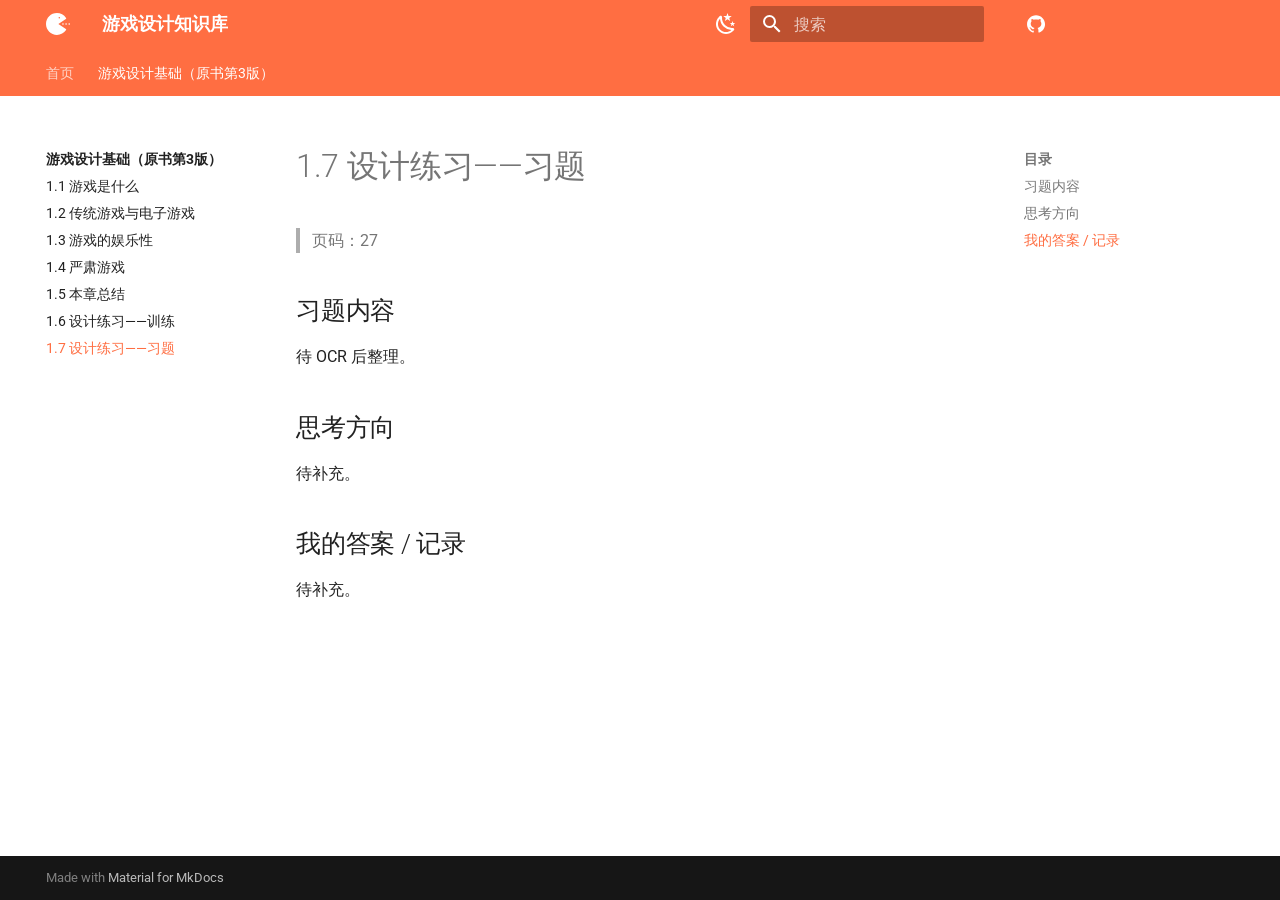
<file: 01-游戏和电子游戏/01-07-设计练习-习题/index.html>
<!doctype html>
<html lang="zh" class="no-js">
  <head>
    
      <meta charset="utf-8">
      <meta name="viewport" content="width=device-width,initial-scale=1">
      
        <meta name="description" content="《游戏设计基础（原书第3版）》结构化读书知识库">
      
      
      
        <link rel="canonical" href="https://jq911.github.io/game-design-fundamentals-kb/01-%E6%B8%B8%E6%88%8F%E5%92%8C%E7%94%B5%E5%AD%90%E6%B8%B8%E6%88%8F/01-07-%E8%AE%BE%E8%AE%A1%E7%BB%83%E4%B9%A0-%E4%B9%A0%E9%A2%98/">
      
      
        <link rel="prev" href="../01-06-%E8%AE%BE%E8%AE%A1%E7%BB%83%E4%B9%A0-%E8%AE%AD%E7%BB%83/">
      
      
      
        
      
      
      <link rel="icon" href="../../assets/icons/Pac-Man.ico">
      <meta name="generator" content="mkdocs-1.6.1, mkdocs-material-9.7.6">
    
    
      
        <title>1.7 设计练习——习题 - 游戏设计知识库</title>
      
    
    
      <link rel="stylesheet" href="../../assets/stylesheets/main.484c7ddc.min.css">
      
        
        <link rel="stylesheet" href="../../assets/stylesheets/palette.ab4e12ef.min.css">
      
      


    
    
      
    
    
      
        
        
        <link rel="preconnect" href="https://fonts.gstatic.com" crossorigin>
        <link rel="stylesheet" href="https://fonts.googleapis.com/css?family=Roboto:300,300i,400,400i,700,700i%7CRoboto+Mono:400,400i,700,700i&display=fallback">
        <style>:root{--md-text-font:"Roboto";--md-code-font:"Roboto Mono"}</style>
      
    
    
      <link rel="stylesheet" href="../../stylesheets/home.css">
    
    <script>__md_scope=new URL("../..",location),__md_hash=e=>[...e].reduce(((e,_)=>(e<<5)-e+_.charCodeAt(0)),0),__md_get=(e,_=localStorage,t=__md_scope)=>JSON.parse(_.getItem(t.pathname+"."+e)),__md_set=(e,_,t=localStorage,a=__md_scope)=>{try{t.setItem(a.pathname+"."+e,JSON.stringify(_))}catch(e){}}</script>
    
      

    
    
  </head>
  
  
    
    
      
    
    
    
    
    <body dir="ltr" data-md-color-scheme="default" data-md-color-primary="deep-orange" data-md-color-accent="orange">
  
    
    <input class="md-toggle" data-md-toggle="drawer" type="checkbox" id="__drawer" autocomplete="off">
    <input class="md-toggle" data-md-toggle="search" type="checkbox" id="__search" autocomplete="off">
    <label class="md-overlay" for="__drawer"></label>
    <div data-md-component="skip">
      
        
        <a href="#17" class="md-skip">
          跳转至
        </a>
      
    </div>
    <div data-md-component="announce">
      
    </div>
    
    
  
    
      

<header class="md-header" data-md-component="header">
  <nav class="md-header__inner md-grid" aria-label="页眉">
    <a href="../.." title="游戏设计知识库" class="md-header__button md-logo" aria-label="游戏设计知识库" data-md-component="logo">
      
  <img src="../../assets/icons/logo.svg" alt="logo">

    </a>
    <label class="md-header__button md-icon" for="__drawer">
      
      <svg xmlns="http://www.w3.org/2000/svg" viewBox="0 0 24 24"><path d="M3 6h18v2H3zm0 5h18v2H3zm0 5h18v2H3z"/></svg>
    </label>
    <div class="md-header__title" data-md-component="header-title">
      <div class="md-header__ellipsis">
        <div class="md-header__topic">
          <span class="md-ellipsis">
            游戏设计知识库
          </span>
        </div>
        <div class="md-header__topic" data-md-component="header-topic">
          <span class="md-ellipsis">
            
              1.7 设计练习——习题
            
          </span>
        </div>
      </div>
    </div>
    
      
        <form class="md-header__option" data-md-component="palette">
  
    
    
    
    <input class="md-option" data-md-color-media="" data-md-color-scheme="default" data-md-color-primary="deep-orange" data-md-color-accent="orange"  aria-label="切换到深色模式"  type="radio" name="__palette" id="__palette_0">
    
      <label class="md-header__button md-icon" title="切换到深色模式" for="__palette_1" hidden>
        <svg xmlns="http://www.w3.org/2000/svg" viewBox="0 0 24 24"><path d="m17.75 4.09-2.53 1.94.91 3.06-2.63-1.81-2.63 1.81.91-3.06-2.53-1.94L12.44 4l1.06-3 1.06 3zm3.5 6.91-1.64 1.25.59 1.98-1.7-1.17-1.7 1.17.59-1.98L15.75 11l2.06-.05L18.5 9l.69 1.95zm-2.28 4.95c.83-.08 1.72 1.1 1.19 1.85-.32.45-.66.87-1.08 1.27C15.17 23 8.84 23 4.94 19.07c-3.91-3.9-3.91-10.24 0-14.14.4-.4.82-.76 1.27-1.08.75-.53 1.93.36 1.85 1.19-.27 2.86.69 5.83 2.89 8.02a9.96 9.96 0 0 0 8.02 2.89m-1.64 2.02a12.08 12.08 0 0 1-7.8-3.47c-2.17-2.19-3.33-5-3.49-7.82-2.81 3.14-2.7 7.96.31 10.98 3.02 3.01 7.84 3.12 10.98.31"/></svg>
      </label>
    
  
    
    
    
    <input class="md-option" data-md-color-media="" data-md-color-scheme="slate" data-md-color-primary="deep-orange" data-md-color-accent="orange"  aria-label="切换到浅色模式"  type="radio" name="__palette" id="__palette_1">
    
      <label class="md-header__button md-icon" title="切换到浅色模式" for="__palette_0" hidden>
        <svg xmlns="http://www.w3.org/2000/svg" viewBox="0 0 24 24"><path d="M12 7a5 5 0 0 1 5 5 5 5 0 0 1-5 5 5 5 0 0 1-5-5 5 5 0 0 1 5-5m0 2a3 3 0 0 0-3 3 3 3 0 0 0 3 3 3 3 0 0 0 3-3 3 3 0 0 0-3-3m0-7 2.39 3.42C13.65 5.15 12.84 5 12 5s-1.65.15-2.39.42zM3.34 7l4.16-.35A7.2 7.2 0 0 0 5.94 8.5c-.44.74-.69 1.5-.83 2.29zm.02 10 1.76-3.77a7.131 7.131 0 0 0 2.38 4.14zM20.65 7l-1.77 3.79a7.02 7.02 0 0 0-2.38-4.15zm-.01 10-4.14.36c.59-.51 1.12-1.14 1.54-1.86.42-.73.69-1.5.83-2.29zM12 22l-2.41-3.44c.74.27 1.55.44 2.41.44.82 0 1.63-.17 2.37-.44z"/></svg>
      </label>
    
  
</form>
      
    
    
      <script>var palette=__md_get("__palette");if(palette&&palette.color){if("(prefers-color-scheme)"===palette.color.media){var media=matchMedia("(prefers-color-scheme: light)"),input=document.querySelector(media.matches?"[data-md-color-media='(prefers-color-scheme: light)']":"[data-md-color-media='(prefers-color-scheme: dark)']");palette.color.media=input.getAttribute("data-md-color-media"),palette.color.scheme=input.getAttribute("data-md-color-scheme"),palette.color.primary=input.getAttribute("data-md-color-primary"),palette.color.accent=input.getAttribute("data-md-color-accent")}for(var[key,value]of Object.entries(palette.color))document.body.setAttribute("data-md-color-"+key,value)}</script>
    
    
    
      
      
        <label class="md-header__button md-icon" for="__search">
          
          <svg xmlns="http://www.w3.org/2000/svg" viewBox="0 0 24 24"><path d="M9.5 3A6.5 6.5 0 0 1 16 9.5c0 1.61-.59 3.09-1.56 4.23l.27.27h.79l5 5-1.5 1.5-5-5v-.79l-.27-.27A6.52 6.52 0 0 1 9.5 16 6.5 6.5 0 0 1 3 9.5 6.5 6.5 0 0 1 9.5 3m0 2C7 5 5 7 5 9.5S7 14 9.5 14 14 12 14 9.5 12 5 9.5 5"/></svg>
        </label>
        <div class="md-search" data-md-component="search" role="dialog">
  <label class="md-search__overlay" for="__search"></label>
  <div class="md-search__inner" role="search">
    <form class="md-search__form" name="search">
      <input type="text" class="md-search__input" name="query" aria-label="搜索" placeholder="搜索" autocapitalize="off" autocorrect="off" autocomplete="off" spellcheck="false" data-md-component="search-query" required>
      <label class="md-search__icon md-icon" for="__search">
        
        <svg xmlns="http://www.w3.org/2000/svg" viewBox="0 0 24 24"><path d="M9.5 3A6.5 6.5 0 0 1 16 9.5c0 1.61-.59 3.09-1.56 4.23l.27.27h.79l5 5-1.5 1.5-5-5v-.79l-.27-.27A6.52 6.52 0 0 1 9.5 16 6.5 6.5 0 0 1 3 9.5 6.5 6.5 0 0 1 9.5 3m0 2C7 5 5 7 5 9.5S7 14 9.5 14 14 12 14 9.5 12 5 9.5 5"/></svg>
        
        <svg xmlns="http://www.w3.org/2000/svg" viewBox="0 0 24 24"><path d="M20 11v2H8l5.5 5.5-1.42 1.42L4.16 12l7.92-7.92L13.5 5.5 8 11z"/></svg>
      </label>
      <nav class="md-search__options" aria-label="查找">
        
        <button type="reset" class="md-search__icon md-icon" title="清空当前内容" aria-label="清空当前内容" tabindex="-1">
          
          <svg xmlns="http://www.w3.org/2000/svg" viewBox="0 0 24 24"><path d="M19 6.41 17.59 5 12 10.59 6.41 5 5 6.41 10.59 12 5 17.59 6.41 19 12 13.41 17.59 19 19 17.59 13.41 12z"/></svg>
        </button>
      </nav>
      
        <div class="md-search__suggest" data-md-component="search-suggest"></div>
      
    </form>
    <div class="md-search__output">
      <div class="md-search__scrollwrap" tabindex="0" data-md-scrollfix>
        <div class="md-search-result" data-md-component="search-result">
          <div class="md-search-result__meta">
            正在初始化搜索引擎
          </div>
          <ol class="md-search-result__list" role="presentation"></ol>
        </div>
      </div>
    </div>
  </div>
</div>
      
    
    
      <div class="md-header__source">
        <a href="https://github.com/jq911/game-design-fundamentals-kb" title="前往仓库" class="md-source" data-md-component="source">
  <div class="md-source__icon md-icon">
    
    <svg width="128" height="128" viewBox="0 0 128 128" fill="none" xmlns="http://www.w3.org/2000/svg">
<path d="M56.7937 84.9688C44.4187 83.4688 35.7 74.5625 35.7 63.0313C35.7 58.3438 37.3875 53.2813 40.2 49.9063C38.9812 46.8125 39.1687 40.25 40.575 37.5313C44.325 37.0625 49.3875 39.0313 52.3875 41.75C55.95 40.625 59.7 40.0625 64.2937 40.0625C68.8875 40.0625 72.6375 40.625 76.0125 41.6563C78.9187 39.0313 84.075 37.0625 87.825 37.5313C89.1375 40.0625 89.325 46.625 88.1062 49.8125C91.1062 53.375 92.7 58.1563 92.7 63.0313C92.7 74.5625 83.9812 83.2813 71.4187 84.875C74.6062 86.9375 76.7625 91.4375 76.7625 96.5938L76.7625 106.344C76.7625 109.156 79.1062 110.75 81.9187 109.625C98.8875 103.156 112.2 86.1875 112.2 65.1875C112.2 38.6563 90.6375 17 64.1062 17C37.575 17 16.2 38.6562 16.2 65.1875C16.2 86 29.4187 103.25 47.2312 109.719C49.7625 110.656 52.2 108.969 52.2 106.438L52.2 98.9375C50.8875 99.5 49.2 99.875 47.7 99.875C41.5125 99.875 37.8562 96.5 35.2312 90.2188C34.2 87.6875 33.075 86.1875 30.9187 85.9063C29.7937 85.8125 29.4187 85.3438 29.4187 84.7813C29.4187 83.6563 31.2937 82.8125 33.1687 82.8125C35.8875 82.8125 38.2312 84.5 40.6687 87.9688C42.5437 90.6875 44.5125 91.9063 46.8562 91.9063C49.2 91.9063 50.7 91.0625 52.8562 88.9063C54.45 87.3125 55.6687 85.9063 56.7937 84.9688Z" fill="white"/>
</svg>
  </div>
  <div class="md-source__repository">
    jq911/game-design-fundamentals-kb
  </div>
</a>
      </div>
    
  </nav>
  
</header>
    
  

    <div class="md-container" data-md-component="container">
      
      
  
    
        
          
            
<nav class="md-tabs" aria-label="标签" data-md-component="tabs">
  <div class="md-grid">
    <ul class="md-tabs__list">
      
        
  
  
  
  
    <li class="md-tabs__item">
      <a href="../.." class="md-tabs__link">
        
  
  
    
  
  首页

      </a>
    </li>
  

      
        
  
  
  
    
  
  
    
    
      <li class="md-tabs__item md-tabs__item--active">
        <a href="../" class="md-tabs__link">
          
  
  
    
  
  游戏设计基础（原书第3版）

        </a>
      </li>
    
  

      
    </ul>
  </div>
</nav>
          
        
      
  

      <main class="md-main" data-md-component="main">
        <div class="md-main__inner md-grid">
          
  
    
            
              
              <div class="md-sidebar md-sidebar--primary" data-md-component="sidebar" data-md-type="navigation" >
                <div class="md-sidebar__scrollwrap">
                  <div class="md-sidebar__inner">
                    


  


<nav class="md-nav md-nav--primary md-nav--lifted" aria-label="导航栏" data-md-level="0">
  <label class="md-nav__title" for="__drawer">
    <a href="../.." title="游戏设计知识库" class="md-nav__button md-logo" aria-label="游戏设计知识库" data-md-component="logo">
      
  <img src="../../assets/icons/logo.svg" alt="logo">

    </a>
    游戏设计知识库
  </label>
  
    <div class="md-nav__source">
      <a href="https://github.com/jq911/game-design-fundamentals-kb" title="前往仓库" class="md-source" data-md-component="source">
  <div class="md-source__icon md-icon">
    
    <svg width="128" height="128" viewBox="0 0 128 128" fill="none" xmlns="http://www.w3.org/2000/svg">
<path d="M56.7937 84.9688C44.4187 83.4688 35.7 74.5625 35.7 63.0313C35.7 58.3438 37.3875 53.2813 40.2 49.9063C38.9812 46.8125 39.1687 40.25 40.575 37.5313C44.325 37.0625 49.3875 39.0313 52.3875 41.75C55.95 40.625 59.7 40.0625 64.2937 40.0625C68.8875 40.0625 72.6375 40.625 76.0125 41.6563C78.9187 39.0313 84.075 37.0625 87.825 37.5313C89.1375 40.0625 89.325 46.625 88.1062 49.8125C91.1062 53.375 92.7 58.1563 92.7 63.0313C92.7 74.5625 83.9812 83.2813 71.4187 84.875C74.6062 86.9375 76.7625 91.4375 76.7625 96.5938L76.7625 106.344C76.7625 109.156 79.1062 110.75 81.9187 109.625C98.8875 103.156 112.2 86.1875 112.2 65.1875C112.2 38.6563 90.6375 17 64.1062 17C37.575 17 16.2 38.6562 16.2 65.1875C16.2 86 29.4187 103.25 47.2312 109.719C49.7625 110.656 52.2 108.969 52.2 106.438L52.2 98.9375C50.8875 99.5 49.2 99.875 47.7 99.875C41.5125 99.875 37.8562 96.5 35.2312 90.2188C34.2 87.6875 33.075 86.1875 30.9187 85.9063C29.7937 85.8125 29.4187 85.3438 29.4187 84.7813C29.4187 83.6563 31.2937 82.8125 33.1687 82.8125C35.8875 82.8125 38.2312 84.5 40.6687 87.9688C42.5437 90.6875 44.5125 91.9063 46.8562 91.9063C49.2 91.9063 50.7 91.0625 52.8562 88.9063C54.45 87.3125 55.6687 85.9063 56.7937 84.9688Z" fill="white"/>
</svg>
  </div>
  <div class="md-source__repository">
    jq911/game-design-fundamentals-kb
  </div>
</a>
    </div>
  
  <ul class="md-nav__list" data-md-scrollfix>
    
      
      
  
  
  
  
    <li class="md-nav__item">
      <a href="../.." class="md-nav__link">
        
  
  
  <span class="md-ellipsis">
    
  
    首页
  

    
  </span>
  
  

      </a>
    </li>
  

    
      
      
  
  
    
  
  
  
    
    
      
        
          
        
      
        
      
        
      
        
      
        
      
        
      
        
      
        
      
    
    
    
      
        
        
      
      
        
      
    
    
    <li class="md-nav__item md-nav__item--active md-nav__item--section md-nav__item--nested">
      
        
        
        <input class="md-nav__toggle md-toggle " type="checkbox" id="__nav_2" checked>
        
          
          <div class="md-nav__link md-nav__container">
            <a href="../" class="md-nav__link ">
              
  
  
  <span class="md-ellipsis">
    
  
    游戏设计基础（原书第3版）
  

    
  </span>
  
  

            </a>
            
              
              <label class="md-nav__link " for="__nav_2" id="__nav_2_label" tabindex="">
                <span class="md-nav__icon md-icon"></span>
              </label>
            
          </div>
        
        <nav class="md-nav" data-md-level="1" aria-labelledby="__nav_2_label" aria-expanded="true">
          <label class="md-nav__title" for="__nav_2">
            <span class="md-nav__icon md-icon"></span>
            
  
    游戏设计基础（原书第3版）
  

          </label>
          <ul class="md-nav__list" data-md-scrollfix>
            
              
            
              
                
  
  
  
  
    <li class="md-nav__item">
      <a href="../01-01-%E6%B8%B8%E6%88%8F%E6%98%AF%E4%BB%80%E4%B9%88/" class="md-nav__link">
        
  
  
  <span class="md-ellipsis">
    
  
    1.1 游戏是什么
  

    
  </span>
  
  

      </a>
    </li>
  

              
            
              
                
  
  
  
  
    <li class="md-nav__item">
      <a href="../01-02-%E4%BC%A0%E7%BB%9F%E6%B8%B8%E6%88%8F%E4%B8%8E%E7%94%B5%E5%AD%90%E6%B8%B8%E6%88%8F/" class="md-nav__link">
        
  
  
  <span class="md-ellipsis">
    
  
    1.2 传统游戏与电子游戏
  

    
  </span>
  
  

      </a>
    </li>
  

              
            
              
                
  
  
  
  
    <li class="md-nav__item">
      <a href="../01-03-%E6%B8%B8%E6%88%8F%E7%9A%84%E5%A8%B1%E4%B9%90%E6%80%A7/" class="md-nav__link">
        
  
  
  <span class="md-ellipsis">
    
  
    1.3 游戏的娱乐性
  

    
  </span>
  
  

      </a>
    </li>
  

              
            
              
                
  
  
  
  
    <li class="md-nav__item">
      <a href="../01-04-%E4%B8%A5%E8%82%83%E6%B8%B8%E6%88%8F/" class="md-nav__link">
        
  
  
  <span class="md-ellipsis">
    
  
    1.4 严肃游戏
  

    
  </span>
  
  

      </a>
    </li>
  

              
            
              
                
  
  
  
  
    <li class="md-nav__item">
      <a href="../01-05-%E6%9C%AC%E7%AB%A0%E6%80%BB%E7%BB%93/" class="md-nav__link">
        
  
  
  <span class="md-ellipsis">
    
  
    1.5 本章总结
  

    
  </span>
  
  

      </a>
    </li>
  

              
            
              
                
  
  
  
  
    <li class="md-nav__item">
      <a href="../01-06-%E8%AE%BE%E8%AE%A1%E7%BB%83%E4%B9%A0-%E8%AE%AD%E7%BB%83/" class="md-nav__link">
        
  
  
  <span class="md-ellipsis">
    
  
    1.6 设计练习——训练
  

    
  </span>
  
  

      </a>
    </li>
  

              
            
              
                
  
  
    
  
  
  
    <li class="md-nav__item md-nav__item--active">
      
      <input class="md-nav__toggle md-toggle" type="checkbox" id="__toc">
      
      
        
      
      
        <label class="md-nav__link md-nav__link--active" for="__toc">
          
  
  
  <span class="md-ellipsis">
    
  
    1.7 设计练习——习题
  

    
  </span>
  
  

          <span class="md-nav__icon md-icon"></span>
        </label>
      
      <a href="./" class="md-nav__link md-nav__link--active">
        
  
  
  <span class="md-ellipsis">
    
  
    1.7 设计练习——习题
  

    
  </span>
  
  

      </a>
      
        

<nav class="md-nav md-nav--secondary" aria-label="目录">
  
  
  
    
  
  
    <label class="md-nav__title" for="__toc">
      <span class="md-nav__icon md-icon"></span>
      目录
    </label>
    <ul class="md-nav__list" data-md-component="toc" data-md-scrollfix>
      
        <li class="md-nav__item">
  <a href="#_1" class="md-nav__link">
    <span class="md-ellipsis">
      
        习题内容
      
    </span>
  </a>
  
</li>
      
        <li class="md-nav__item">
  <a href="#_2" class="md-nav__link">
    <span class="md-ellipsis">
      
        思考方向
      
    </span>
  </a>
  
</li>
      
        <li class="md-nav__item">
  <a href="#_3" class="md-nav__link">
    <span class="md-ellipsis">
      
        我的答案 / 记录
      
    </span>
  </a>
  
</li>
      
    </ul>
  
</nav>
      
    </li>
  

              
            
          </ul>
        </nav>
      
    </li>
  

    
  </ul>
</nav>
                  </div>
                </div>
              </div>
            
            
              
              <div class="md-sidebar md-sidebar--secondary" data-md-component="sidebar" data-md-type="toc" >
                <div class="md-sidebar__scrollwrap">
                  <div class="md-sidebar__inner">
                    

<nav class="md-nav md-nav--secondary" aria-label="目录">
  
  
  
    
  
  
    <label class="md-nav__title" for="__toc">
      <span class="md-nav__icon md-icon"></span>
      目录
    </label>
    <ul class="md-nav__list" data-md-component="toc" data-md-scrollfix>
      
        <li class="md-nav__item">
  <a href="#_1" class="md-nav__link">
    <span class="md-ellipsis">
      
        习题内容
      
    </span>
  </a>
  
</li>
      
        <li class="md-nav__item">
  <a href="#_2" class="md-nav__link">
    <span class="md-ellipsis">
      
        思考方向
      
    </span>
  </a>
  
</li>
      
        <li class="md-nav__item">
  <a href="#_3" class="md-nav__link">
    <span class="md-ellipsis">
      
        我的答案 / 记录
      
    </span>
  </a>
  
</li>
      
    </ul>
  
</nav>
                  </div>
                </div>
              </div>
            
          
  

          
            <div class="md-content" data-md-component="content">
              
              <article class="md-content__inner md-typeset">
                
  
    
                  


  
  


<h1 id="17">1.7 设计练习——习题<a class="headerlink" href="#17" title="Permanent link">&para;</a></h1>
<blockquote>
<p>页码：27</p>
</blockquote>
<h2 id="_1">习题内容<a class="headerlink" href="#_1" title="Permanent link">&para;</a></h2>
<p>待 OCR 后整理。</p>
<h2 id="_2">思考方向<a class="headerlink" href="#_2" title="Permanent link">&para;</a></h2>
<p>待补充。</p>
<h2 id="_3">我的答案 / 记录<a class="headerlink" href="#_3" title="Permanent link">&para;</a></h2>
<p>待补充。</p>












                
  

              </article>
            </div>
          
          
<script>var target=document.getElementById(location.hash.slice(1));target&&target.name&&(target.checked=target.name.startsWith("__tabbed_"))</script>
        </div>
        
          <button type="button" class="md-top md-icon" data-md-component="top" hidden>
  
  <svg xmlns="http://www.w3.org/2000/svg" viewBox="0 0 24 24"><path d="M13 20h-2V8l-5.5 5.5-1.42-1.42L12 4.16l7.92 7.92-1.42 1.42L13 8z"/></svg>
  回到页面顶部
</button>
        
      </main>
      
        <footer class="md-footer">
  
  <div class="md-footer-meta md-typeset">
    <div class="md-footer-meta__inner md-grid">
      <div class="md-copyright">
  
  
    Made with
    <a href="https://squidfunk.github.io/mkdocs-material/" target="_blank" rel="noopener">
      Material for MkDocs
    </a>
  
</div>
      
    </div>
  </div>
</footer>
      
    </div>
    <div class="md-dialog" data-md-component="dialog">
      <div class="md-dialog__inner md-typeset"></div>
    </div>
    
    
    
      
      
      <script id="__config" type="application/json">{"annotate": null, "base": "../..", "features": ["navigation.tabs", "navigation.sections", "navigation.indexes", "navigation.top", "search.highlight", "search.suggest", "content.code.copy"], "search": "../../assets/javascripts/workers/search.2c215733.min.js", "tags": null, "translations": {"clipboard.copied": "\u5df2\u590d\u5236", "clipboard.copy": "\u590d\u5236", "search.result.more.one": "\u5728\u8be5\u9875\u4e0a\u8fd8\u6709 1 \u4e2a\u7b26\u5408\u6761\u4ef6\u7684\u7ed3\u679c", "search.result.more.other": "\u5728\u8be5\u9875\u4e0a\u8fd8\u6709 # \u4e2a\u7b26\u5408\u6761\u4ef6\u7684\u7ed3\u679c", "search.result.none": "\u6ca1\u6709\u627e\u5230\u7b26\u5408\u6761\u4ef6\u7684\u7ed3\u679c", "search.result.one": "\u627e\u5230 1 \u4e2a\u7b26\u5408\u6761\u4ef6\u7684\u7ed3\u679c", "search.result.other": "# \u4e2a\u7b26\u5408\u6761\u4ef6\u7684\u7ed3\u679c", "search.result.placeholder": "\u952e\u5165\u4ee5\u5f00\u59cb\u641c\u7d22", "search.result.term.missing": "\u7f3a\u5c11", "select.version": "\u9009\u62e9\u5f53\u524d\u7248\u672c"}, "version": null}</script>
    
    
      <script src="../../assets/javascripts/bundle.79ae519e.min.js"></script>
      
    
  </body>
</html>
</file>
<file: stylesheets/home.css>
.md-logo img {
  filter: brightness(0) invert(1);
}

.md-header .md-source__repository {
  display: none;
}

.md-header .md-source {
  width: auto;
}

body:has(.book-home) {
  --md-accent-fg-color: var(--md-primary-fg-color);
}

body:has(.book-home) .md-header,
body:has(.book-home) .md-tabs,
body:has(.book-home) .md-sidebar,
body:has(.book-home) .md-footer {
  display: none !important;
}

body:has(.book-home) .md-main {
  padding-top: 0 !important;
}

body:has(.book-home) .md-main__inner {
  margin-top: 0 !important;
}

body:has(.book-home) .md-content {
  max-width: none;
}

.book-home {
  min-height: 100vh;
  padding: 4rem 0 1rem;
}

.book-home__brand {
  display: inline-flex;
  align-items: center;
  gap: 0.7rem;
  color: var(--md-accent-fg-color);
  font-size: 1.6rem;
  font-weight: 800;
  letter-spacing: 0.18em;
  margin-bottom: 0.5rem;
}

.book-home__brand img {
  width: 2rem;
  height: 2rem;
  filter: invert(32%) sepia(93%) saturate(1713%) hue-rotate(359deg) brightness(95%) contrast(96%);
  opacity: 0.3;
}

.book-home h1 {
  margin: 0;
  font-size: clamp(2.6rem, 8vw, 6.2rem);
  line-height: 0.95;
  letter-spacing: -0.08em;
  font-weight: 900;
}

.book-home__lead {
  max-width: 36rem;
  margin: 1rem 0 2.4rem;
  color: var(--md-default-fg-color--light);
  font-size: 1.02rem;
}

.book-grid {
  display: grid;
  grid-template-columns: repeat(auto-fit, minmax(230px, 1fr));
  gap: 1.25rem;
  align-items: stretch;
}

.book-card {
  position: relative;
  display: grid;
  grid-template-columns: 104px 1fr;
  gap: 1rem;
  min-height: 176px;
  padding: 1rem;
  border: 1px solid color-mix(in srgb, var(--md-default-fg-color) 12%, transparent);
  border-radius: 24px;
  background:
    radial-gradient(circle at 18% 12%, color-mix(in srgb, var(--md-accent-fg-color) 18%, transparent), transparent 34%),
    linear-gradient(135deg, color-mix(in srgb, var(--md-default-bg-color) 92%, white), color-mix(in srgb, var(--md-default-bg-color) 82%, var(--md-primary-fg-color)));
  box-shadow: 0 18px 44px rgba(0, 0, 0, 0.10);
  overflow: hidden;
  text-decoration: none !important;
  transition: transform 180ms ease, box-shadow 180ms ease, border-color 180ms ease;
}

.book-card:hover {
  transform: translateY(-5px);
  border-color: color-mix(in srgb, var(--md-accent-fg-color) 52%, transparent);
  box-shadow: 0 26px 60px rgba(0, 0, 0, 0.16);
}

.book-card--disabled {
  cursor: default;
  opacity: 0.72;
}

.book-card--disabled:hover {
  transform: none;
  border-color: color-mix(in srgb, var(--md-default-fg-color) 12%, transparent);
  box-shadow: 0 18px 44px rgba(0, 0, 0, 0.10);
}

.book-card__cover {
  width: 104px;
  height: 144px;
  border-radius: 14px;
  object-fit: cover;
  box-shadow: 0 14px 26px rgba(0, 0, 0, 0.28);
  background: color-mix(in srgb, var(--md-primary-fg-color) 25%, var(--md-default-bg-color));
}

.book-card__placeholder {
  display: grid;
  place-items: center;
  width: 104px;
  height: 144px;
  border-radius: 14px;
  border: 1px dashed color-mix(in srgb, var(--md-default-fg-color) 28%, transparent);
  background:
    linear-gradient(135deg, color-mix(in srgb, var(--md-default-fg-color) 8%, transparent), transparent),
    color-mix(in srgb, var(--md-primary-fg-color) 10%, var(--md-default-bg-color));
  color: var(--md-default-fg-color--light);
  font-size: 2.2rem;
}

.book-card__meta {
  display: flex;
  flex-direction: column;
  justify-content: center;
  min-width: 0;
}

.book-card__title {
  margin: 0 0 0.4rem;
  color: var(--md-default-fg-color);
  font-size: 1.14rem;
  line-height: 1.28;
  font-weight: 800;
}

.book-card__status {
  width: fit-content;
  margin-bottom: 0.8rem;
  padding: 0.22rem 0.55rem;
  border-radius: 999px;
  background: color-mix(in srgb, var(--md-accent-fg-color) 13%, transparent);
  color: var(--md-accent-fg-color);
  font-size: 0.68rem;
  font-weight: 800;
}

.book-card__desc {
  margin: 0;
  color: var(--md-default-fg-color--light);
  font-size: 0.82rem;
  line-height: 1.55;
}

@media (max-width: 640px) {
  .book-card {
    grid-template-columns: 88px 1fr;
    border-radius: 20px;
  }

  .book-card__cover,
  .book-card__placeholder {
    width: 88px;
    height: 122px;
  }
}
</file>
<file: assets/stylesheets/main.484c7ddc.min.css>
@charset "UTF-8";html{-webkit-text-size-adjust:none;-moz-text-size-adjust:none;text-size-adjust:none;box-sizing:border-box}*,:after,:before{box-sizing:inherit}@media (prefers-reduced-motion){*,:after,:before{transition:none!important}}body{margin:0}a,button,input,label{-webkit-tap-highlight-color:transparent}a{color:inherit;text-decoration:none}hr{border:0;box-sizing:initial;display:block;height:.05rem;overflow:visible;padding:0}small{font-size:80%}sub,sup{line-height:1em}img{border-style:none}table{border-collapse:initial;border-spacing:0}td,th{font-weight:400;vertical-align:top}button{background:#0000;border:0;font-family:inherit;font-size:inherit;margin:0;padding:0}input{border:0;outline:none}:root{--md-primary-fg-color:#4051b5;--md-primary-fg-color--light:#5d6cc0;--md-primary-fg-color--dark:#303fa1;--md-primary-bg-color:#fff;--md-primary-bg-color--light:#ffffffb3;--md-accent-fg-color:#526cfe;--md-accent-fg-color--transparent:#526cfe1a;--md-accent-bg-color:#fff;--md-accent-bg-color--light:#ffffffb3}[data-md-color-scheme=default]{color-scheme:light}[data-md-color-scheme=default] img[src$="#gh-dark-mode-only"],[data-md-color-scheme=default] img[src$="#only-dark"]{display:none}:root,[data-md-color-scheme=default]{--md-hue:225deg;--md-default-fg-color:#000000de;--md-default-fg-color--light:#0000008a;--md-default-fg-color--lighter:#00000052;--md-default-fg-color--lightest:#00000012;--md-default-bg-color:#fff;--md-default-bg-color--light:#ffffffb3;--md-default-bg-color--lighter:#ffffff4d;--md-default-bg-color--lightest:#ffffff1f;--md-code-fg-color:#36464e;--md-code-bg-color:#f5f5f5;--md-code-bg-color--light:#f5f5f5b3;--md-code-bg-color--lighter:#f5f5f54d;--md-code-hl-color:#4287ff;--md-code-hl-color--light:#4287ff1a;--md-code-hl-number-color:#d52a2a;--md-code-hl-special-color:#db1457;--md-code-hl-function-color:#a846b9;--md-code-hl-constant-color:#6e59d9;--md-code-hl-keyword-color:#3f6ec6;--md-code-hl-string-color:#1c7d4d;--md-code-hl-name-color:var(--md-code-fg-color);--md-code-hl-operator-color:var(--md-default-fg-color--light);--md-code-hl-punctuation-color:var(--md-default-fg-color--light);--md-code-hl-comment-color:var(--md-default-fg-color--light);--md-code-hl-generic-color:var(--md-default-fg-color--light);--md-code-hl-variable-color:var(--md-default-fg-color--light);--md-typeset-color:var(--md-default-fg-color);--md-typeset-a-color:var(--md-primary-fg-color);--md-typeset-del-color:#f5503d26;--md-typeset-ins-color:#0bd57026;--md-typeset-kbd-color:#fafafa;--md-typeset-kbd-accent-color:#fff;--md-typeset-kbd-border-color:#b8b8b8;--md-typeset-mark-color:#ffff0080;--md-typeset-table-color:#0000001f;--md-typeset-table-color--light:rgba(0,0,0,.035);--md-admonition-fg-color:var(--md-default-fg-color);--md-admonition-bg-color:var(--md-default-bg-color);--md-warning-fg-color:#000000de;--md-warning-bg-color:#ff9;--md-footer-fg-color:#fff;--md-footer-fg-color--light:#ffffffb3;--md-footer-fg-color--lighter:#ffffff73;--md-footer-bg-color:#000000de;--md-footer-bg-color--dark:#00000052;--md-shadow-z1:0 0.2rem 0.5rem #0000000d,0 0 0.05rem #0000001a;--md-shadow-z2:0 0.2rem 0.5rem #0000001a,0 0 0.05rem #00000040;--md-shadow-z3:0 0.2rem 0.5rem #0003,0 0 0.05rem #00000059}.md-icon svg{fill:currentcolor;display:block;height:1.2rem;width:1.2rem}body{-webkit-font-smoothing:antialiased;-moz-osx-font-smoothing:grayscale;--md-text-font-family:var(--md-text-font,_),-apple-system,BlinkMacSystemFont,Helvetica,Arial,sans-serif;--md-code-font-family:var(--md-code-font,_),SFMono-Regular,Consolas,Menlo,monospace}aside,body,input{font-feature-settings:"kern","liga";color:var(--md-typeset-color);font-family:var(--md-text-font-family)}code,kbd,pre{font-feature-settings:"kern";font-family:var(--md-code-font-family)}:root{--md-typeset-table-sort-icon:url('data:image/svg+xml;charset=utf-8,<svg xmlns="http://www.w3.org/2000/svg" viewBox="0 0 24 24"><path d="m18 21-4-4h3V7h-3l4-4 4 4h-3v10h3M2 19v-2h10v2M2 13v-2h7v2M2 7V5h4v2z"/></svg>');--md-typeset-table-sort-icon--asc:url('data:image/svg+xml;charset=utf-8,<svg xmlns="http://www.w3.org/2000/svg" viewBox="0 0 24 24"><path d="M19 17h3l-4 4-4-4h3V3h2M2 17h10v2H2M6 5v2H2V5m0 6h7v2H2z"/></svg>');--md-typeset-table-sort-icon--desc:url('data:image/svg+xml;charset=utf-8,<svg xmlns="http://www.w3.org/2000/svg" viewBox="0 0 24 24"><path d="M19 7h3l-4-4-4 4h3v14h2M2 17h10v2H2M6 5v2H2V5m0 6h7v2H2z"/></svg>')}.md-typeset{-webkit-print-color-adjust:exact;color-adjust:exact;font-size:.8rem;line-height:1.6;overflow-wrap:break-word}@media print{.md-typeset{font-size:.68rem}}.md-typeset blockquote,.md-typeset dl,.md-typeset figure,.md-typeset ol,.md-typeset pre,.md-typeset ul{margin-bottom:1em;margin-top:1em}.md-typeset h1{color:var(--md-default-fg-color--light);font-size:2em;line-height:1.3;margin:0 0 1.25em}.md-typeset h1,.md-typeset h2{font-weight:300;letter-spacing:-.01em}.md-typeset h2{font-size:1.5625em;line-height:1.4;margin:1.6em 0 .64em}.md-typeset h3{font-size:1.25em;font-weight:400;letter-spacing:-.01em;line-height:1.5;margin:1.6em 0 .8em}.md-typeset h2+h3{margin-top:.8em}.md-typeset h4{font-weight:700;letter-spacing:-.01em;margin:1em 0}.md-typeset h5,.md-typeset h6{color:var(--md-default-fg-color--light);font-size:.8em;font-weight:700;letter-spacing:-.01em;margin:1.25em 0}.md-typeset h5{text-transform:uppercase}.md-typeset h5 code{text-transform:none}.md-typeset hr{border-bottom:.05rem solid var(--md-default-fg-color--lightest);display:flow-root;margin:1.5em 0}.md-typeset a{color:var(--md-typeset-a-color);word-break:break-word}.md-typeset a,.md-typeset a:before{transition:color 125ms}.md-typeset a:focus,.md-typeset a:hover{color:var(--md-accent-fg-color)}.md-typeset a:focus code,.md-typeset a:hover code{background-color:var(--md-accent-fg-color--transparent);color:var(--md-accent-fg-color)}.md-typeset a code{color:var(--md-typeset-a-color)}.md-typeset a.focus-visible{outline-color:var(--md-accent-fg-color);outline-offset:.2rem}.md-typeset code,.md-typeset kbd,.md-typeset pre{color:var(--md-code-fg-color);direction:ltr;font-variant-ligatures:none;transition:background-color 125ms}@media print{.md-typeset code,.md-typeset kbd,.md-typeset pre{white-space:pre-wrap}}.md-typeset code{background-color:var(--md-code-bg-color);border-radius:.1rem;-webkit-box-decoration-break:clone;box-decoration-break:clone;font-size:.85em;padding:0 .2941176471em;transition:color 125ms,background-color 125ms;word-break:break-word}.md-typeset code:not(.focus-visible){-webkit-tap-highlight-color:transparent;outline:none}.md-typeset pre{display:flow-root;line-height:1.4;position:relative}.md-typeset pre>code{-webkit-box-decoration-break:slice;box-decoration-break:slice;box-shadow:none;display:block;margin:0;outline-color:var(--md-accent-fg-color);overflow:auto;padding:.7720588235em 1.1764705882em;scrollbar-color:var(--md-default-fg-color--lighter) #0000;scrollbar-width:thin;touch-action:auto;word-break:normal}.md-typeset pre>code:hover{scrollbar-color:var(--md-accent-fg-color) #0000}.md-typeset pre>code::-webkit-scrollbar{height:.2rem;width:.2rem}.md-typeset pre>code::-webkit-scrollbar-thumb{background-color:var(--md-default-fg-color--lighter)}.md-typeset pre>code::-webkit-scrollbar-thumb:hover{background-color:var(--md-accent-fg-color)}.md-typeset kbd{background-color:var(--md-typeset-kbd-color);border-radius:.1rem;box-shadow:0 .1rem 0 .05rem var(--md-typeset-kbd-border-color),0 .1rem 0 var(--md-typeset-kbd-border-color),0 -.1rem .2rem var(--md-typeset-kbd-accent-color) inset;color:var(--md-default-fg-color);display:inline-block;font-size:.75em;padding:0 .6666666667em;vertical-align:text-top;word-break:break-word}.md-typeset mark{background-color:var(--md-typeset-mark-color);-webkit-box-decoration-break:clone;box-decoration-break:clone;color:inherit;word-break:break-word}.md-typeset abbr{cursor:help;text-decoration:none}.md-typeset [data-preview],.md-typeset abbr{border-bottom:.05rem dotted var(--md-default-fg-color--light)}.md-typeset small{opacity:.75}[dir=ltr] .md-typeset sub,[dir=ltr] .md-typeset sup{margin-left:.078125em}[dir=rtl] .md-typeset sub,[dir=rtl] .md-typeset sup{margin-right:.078125em}[dir=ltr] .md-typeset blockquote{padding-left:.6rem}[dir=rtl] .md-typeset blockquote{padding-right:.6rem}[dir=ltr] .md-typeset blockquote{border-left:.2rem solid var(--md-default-fg-color--lighter)}[dir=rtl] .md-typeset blockquote{border-right:.2rem solid var(--md-default-fg-color--lighter)}.md-typeset blockquote{color:var(--md-default-fg-color--light);margin-left:0;margin-right:0}.md-typeset ul{list-style-type:disc}.md-typeset ul[type]{list-style-type:revert-layer}[dir=ltr] .md-typeset ol,[dir=ltr] .md-typeset ul{margin-left:.625em}[dir=rtl] .md-typeset ol,[dir=rtl] .md-typeset ul{margin-right:.625em}.md-typeset ol,.md-typeset ul{padding:0}.md-typeset ol:not([hidden]),.md-typeset ul:not([hidden]){display:flow-root}.md-typeset ol ol,.md-typeset ul ol{list-style-type:lower-alpha}.md-typeset ol ol ol,.md-typeset ul ol ol{list-style-type:lower-roman}.md-typeset ol ol ol ol,.md-typeset ul ol ol ol{list-style-type:upper-alpha}.md-typeset ol ol ol ol ol,.md-typeset ul ol ol ol ol{list-style-type:upper-roman}.md-typeset ol[type],.md-typeset ul[type]{list-style-type:revert-layer}[dir=ltr] .md-typeset ol li,[dir=ltr] .md-typeset ul li{margin-left:1.25em}[dir=rtl] .md-typeset ol li,[dir=rtl] .md-typeset ul li{margin-right:1.25em}.md-typeset ol li,.md-typeset ul li{margin-bottom:.5em}.md-typeset ol li blockquote,.md-typeset ol li p,.md-typeset ul li blockquote,.md-typeset ul li p{margin:.5em 0}.md-typeset ol li:last-child,.md-typeset ul li:last-child{margin-bottom:0}[dir=ltr] .md-typeset ol li ol,[dir=ltr] .md-typeset ol li ul,[dir=ltr] .md-typeset ul li ol,[dir=ltr] .md-typeset ul li ul{margin-left:.625em}[dir=rtl] .md-typeset ol li ol,[dir=rtl] .md-typeset ol li ul,[dir=rtl] .md-typeset ul li ol,[dir=rtl] .md-typeset ul li ul{margin-right:.625em}.md-typeset ol li ol,.md-typeset ol li ul,.md-typeset ul li ol,.md-typeset ul li ul{margin-bottom:.5em;margin-top:.5em}[dir=ltr] .md-typeset dd{margin-left:1.875em}[dir=rtl] .md-typeset dd{margin-right:1.875em}.md-typeset dd{margin-bottom:1.5em;margin-top:1em}.md-typeset img,.md-typeset svg,.md-typeset video{height:auto;max-width:100%}.md-typeset img[align=left]{margin:1em 1em 1em 0}.md-typeset img[align=right]{margin:1em 0 1em 1em}.md-typeset img[align]:only-child{margin-top:0}.md-typeset figure{display:flow-root;margin:1em auto;max-width:100%;text-align:center;width:fit-content}.md-typeset figure img{display:block;margin:0 auto}.md-typeset figcaption{font-style:italic;margin:1em auto;max-width:24rem}.md-typeset iframe{max-width:100%}.md-typeset table:not([class]){background-color:var(--md-default-bg-color);border:.05rem solid var(--md-typeset-table-color);border-radius:.1rem;display:inline-block;font-size:.64rem;max-width:100%;overflow:auto;touch-action:auto}@media print{.md-typeset table:not([class]){display:table}}.md-typeset table:not([class])+*{margin-top:1.5em}.md-typeset table:not([class]) td>:first-child,.md-typeset table:not([class]) th>:first-child{margin-top:0}.md-typeset table:not([class]) td>:last-child,.md-typeset table:not([class]) th>:last-child{margin-bottom:0}.md-typeset table:not([class]) td:not([align]),.md-typeset table:not([class]) th:not([align]){text-align:left}[dir=rtl] .md-typeset table:not([class]) td:not([align]),[dir=rtl] .md-typeset table:not([class]) th:not([align]){text-align:right}.md-typeset table:not([class]) th{font-weight:700;min-width:5rem;padding:.9375em 1.25em;vertical-align:top}.md-typeset table:not([class]) td{border-top:.05rem solid var(--md-typeset-table-color);padding:.9375em 1.25em;vertical-align:top}.md-typeset table:not([class]) tbody tr{transition:background-color 125ms}.md-typeset table:not([class]) tbody tr:hover{background-color:var(--md-typeset-table-color--light);box-shadow:0 .05rem 0 var(--md-default-bg-color) inset}.md-typeset table:not([class]) a{word-break:normal}.md-typeset table th[role=columnheader]{cursor:pointer}[dir=ltr] .md-typeset table th[role=columnheader]:after{margin-left:.5em}[dir=rtl] .md-typeset table th[role=columnheader]:after{margin-right:.5em}.md-typeset table th[role=columnheader]:after{content:"";display:inline-block;height:1.2em;-webkit-mask-image:var(--md-typeset-table-sort-icon);mask-image:var(--md-typeset-table-sort-icon);-webkit-mask-repeat:no-repeat;mask-repeat:no-repeat;-webkit-mask-size:contain;mask-size:contain;transition:background-color 125ms;vertical-align:text-bottom;width:1.2em}.md-typeset table th[role=columnheader]:hover:after{background-color:var(--md-default-fg-color--lighter)}.md-typeset table th[role=columnheader][aria-sort=ascending]:after{background-color:var(--md-default-fg-color--light);-webkit-mask-image:var(--md-typeset-table-sort-icon--asc);mask-image:var(--md-typeset-table-sort-icon--asc)}.md-typeset table th[role=columnheader][aria-sort=descending]:after{background-color:var(--md-default-fg-color--light);-webkit-mask-image:var(--md-typeset-table-sort-icon--desc);mask-image:var(--md-typeset-table-sort-icon--desc)}.md-typeset__scrollwrap{margin:1em -.8rem;overflow-x:auto;touch-action:auto}.md-typeset__table{display:inline-block;margin-bottom:.5em;padding:0 .8rem}@media print{.md-typeset__table{display:block}}html .md-typeset__table table{display:table;margin:0;overflow:hidden;width:100%}@media screen and (max-width:44.984375em){.md-content__inner>pre{margin:1em -.8rem}.md-content__inner>pre code{border-radius:0}}.md-typeset .md-author{border-radius:100%;display:block;flex-shrink:0;height:1.6rem;overflow:hidden;position:relative;transition:color 125ms,transform 125ms;width:1.6rem}.md-typeset .md-author img{display:block}.md-typeset .md-author--more{background:var(--md-default-fg-color--lightest);color:var(--md-default-fg-color--lighter);font-size:.6rem;font-weight:700;line-height:1.6rem;text-align:center}.md-typeset .md-author--long{height:2.4rem;width:2.4rem}.md-typeset a.md-author{transform:scale(1)}.md-typeset a.md-author img{border-radius:100%;filter:grayscale(100%) opacity(75%);transition:filter 125ms}.md-typeset a.md-author:focus,.md-typeset a.md-author:hover{transform:scale(1.1);z-index:1}.md-typeset a.md-author:focus img,.md-typeset a.md-author:hover img{filter:grayscale(0)}.md-banner{background-color:var(--md-footer-bg-color);color:var(--md-footer-fg-color);overflow:auto}@media print{.md-banner{display:none}}.md-banner--warning{background-color:var(--md-warning-bg-color);color:var(--md-warning-fg-color)}.md-banner__inner{font-size:.7rem;margin:.6rem auto;padding:0 .8rem}[dir=ltr] .md-banner__button{float:right}[dir=rtl] .md-banner__button{float:left}.md-banner__button{color:inherit;cursor:pointer;transition:opacity .25s}.no-js .md-banner__button{display:none}.md-banner__button:hover{opacity:.7}html{font-size:125%;height:100%;overflow-x:hidden}@media screen and (min-width:100em){html{font-size:137.5%}}@media screen and (min-width:125em){html{font-size:150%}}body{background-color:var(--md-default-bg-color);display:flex;flex-direction:column;font-size:.5rem;min-height:100%;position:relative;width:100%}@media print{body{display:block}}@media screen and (max-width:59.984375em){body[data-md-scrolllock]{position:fixed}}.md-grid{margin-left:auto;margin-right:auto;max-width:61rem}.md-container{display:flex;flex-direction:column;flex-grow:1}@media print{.md-container{display:block}}.md-main{flex-grow:1}.md-main__inner{display:flex;height:100%;margin-top:1.5rem}.md-ellipsis{overflow:hidden;text-overflow:ellipsis}.md-toggle{display:none}.md-option{height:0;opacity:0;position:absolute;width:0}.md-option:checked+label:not([hidden]){display:block}.md-option.focus-visible+label{outline-color:var(--md-accent-fg-color);outline-style:auto}.md-skip{background-color:var(--md-default-fg-color);border-radius:.1rem;color:var(--md-default-bg-color);font-size:.64rem;margin:.5rem;opacity:0;outline-color:var(--md-accent-fg-color);padding:.3rem .5rem;position:fixed;transform:translateY(.4rem);z-index:-1}.md-skip:focus{opacity:1;transform:translateY(0);transition:transform .25s cubic-bezier(.4,0,.2,1),opacity 175ms 75ms;z-index:10}@page{margin:25mm}:root{--md-clipboard-icon:url('data:image/svg+xml;charset=utf-8,<svg xmlns="http://www.w3.org/2000/svg" viewBox="0 0 24 24"><path d="M19 21H8V7h11m0-2H8a2 2 0 0 0-2 2v14a2 2 0 0 0 2 2h11a2 2 0 0 0 2-2V7a2 2 0 0 0-2-2m-3-4H4a2 2 0 0 0-2 2v14h2V3h12z"/></svg>')}.md-clipboard{border-radius:.1rem;color:var(--md-default-fg-color--lightest);cursor:pointer;height:1.5em;outline-color:var(--md-accent-fg-color);outline-offset:.1rem;transition:color .25s;width:1.5em;z-index:1}@media print{.md-clipboard{display:none}}.md-clipboard:not(.focus-visible){-webkit-tap-highlight-color:transparent;outline:none}:hover>.md-clipboard{color:var(--md-default-fg-color--light)}.md-clipboard:focus,.md-clipboard:hover{color:var(--md-accent-fg-color)}.md-clipboard:after{background-color:currentcolor;content:"";display:block;height:1.125em;margin:0 auto;-webkit-mask-image:var(--md-clipboard-icon);mask-image:var(--md-clipboard-icon);-webkit-mask-position:center;mask-position:center;-webkit-mask-repeat:no-repeat;mask-repeat:no-repeat;-webkit-mask-size:contain;mask-size:contain;width:1.125em}.md-clipboard--inline{cursor:pointer}.md-clipboard--inline code{transition:color .25s,background-color .25s}.md-clipboard--inline:focus code,.md-clipboard--inline:hover code{background-color:var(--md-accent-fg-color--transparent);color:var(--md-accent-fg-color)}:root{--md-code-select-icon:url('data:image/svg+xml;charset=utf-8,<svg xmlns="http://www.w3.org/2000/svg" viewBox="0 0 24 24"><path d="M19 19h-4v2h4c1.1 0 2-.9 2-2v-4h-2m0-12h-4v2h4v4h2V5c0-1.1-.9-2-2-2M5 5h4V3H5c-1.1 0-2 .9-2 2v4h2m0 6H3v4c0 1.1.9 2 2 2h4v-2H5zm2-4h2v2H7zm4 0h2v2h-2zm4 0h2v2h-2zM7 7h2v2H7zm4 0h2v2h-2zm4 0h2v2h-2zm-8 8h2v2H7zm4 0h2v2h-2zm4 0h2v2h-2z"/></svg>');--md-code-copy-icon:url('data:image/svg+xml;charset=utf-8,<svg xmlns="http://www.w3.org/2000/svg" viewBox="0 0 24 24"><path d="M19 21H8V7h11m0-2H8a2 2 0 0 0-2 2v14a2 2 0 0 0 2 2h11a2 2 0 0 0 2-2V7a2 2 0 0 0-2-2m-3-4H4a2 2 0 0 0-2 2v14h2V3h12z"/></svg>')}.md-typeset .md-code__content{display:grid}.md-code__nav{background-color:var(--md-code-bg-color--lighter);border-radius:.1rem;display:flex;gap:.2rem;padding:.2rem;position:absolute;right:.25em;top:.25em;transition:background-color .25s;z-index:1}:hover>.md-code__nav{background-color:var(--md-code-bg-color--light)}.md-code__button{color:var(--md-default-fg-color--lightest);cursor:pointer;display:block;height:1.5em;outline-color:var(--md-accent-fg-color);outline-offset:.1rem;transition:color .25s;width:1.5em}:hover>*>.md-code__button{color:var(--md-default-fg-color--light)}.md-code__button.focus-visible,.md-code__button:hover{color:var(--md-accent-fg-color)}.md-code__button--active{color:var(--md-default-fg-color)!important}.md-code__button:after{background-color:currentcolor;content:"";display:block;height:1.125em;margin:0 auto;-webkit-mask-position:center;mask-position:center;-webkit-mask-repeat:no-repeat;mask-repeat:no-repeat;-webkit-mask-size:contain;mask-size:contain;width:1.125em}.md-code__button[data-md-type=select]:after{-webkit-mask-image:var(--md-code-select-icon);mask-image:var(--md-code-select-icon)}.md-code__button[data-md-type=copy]:after{-webkit-mask-image:var(--md-code-copy-icon);mask-image:var(--md-code-copy-icon)}@keyframes consent{0%{opacity:0;transform:translateY(100%)}to{opacity:1;transform:translateY(0)}}@keyframes overlay{0%{opacity:0}to{opacity:1}}.md-consent__overlay{animation:overlay .25s both;-webkit-backdrop-filter:blur(.1rem);backdrop-filter:blur(.1rem);background-color:#0000008a;height:100%;opacity:1;position:fixed;top:0;width:100%;z-index:5}.md-consent__inner{animation:consent .5s cubic-bezier(.1,.7,.1,1) both;background-color:var(--md-default-bg-color);border:0;border-radius:.1rem;bottom:0;box-shadow:0 0 .2rem #0000001a,0 .2rem .4rem #0003;max-height:100%;overflow:auto;padding:0;position:fixed;width:100%;z-index:5}.md-consent__form{padding:.8rem}.md-consent__settings{display:none;margin:1em 0}input:checked+.md-consent__settings{display:block}.md-consent__controls{margin-bottom:.8rem}.md-typeset .md-consent__controls .md-button{display:inline}@media screen and (max-width:44.984375em){.md-typeset .md-consent__controls .md-button{display:block;margin-top:.4rem;text-align:center;width:100%}}.md-consent label{cursor:pointer}.md-content{flex-grow:1;min-width:0}.md-content__inner{margin:0 .8rem 1.2rem;padding-top:.6rem}@media screen and (min-width:76.25em){[dir=ltr] .md-sidebar--primary:not([hidden])~.md-content>.md-content__inner{margin-left:1.2rem}[dir=ltr] .md-sidebar--secondary:not([hidden])~.md-content>.md-content__inner,[dir=rtl] .md-sidebar--primary:not([hidden])~.md-content>.md-content__inner{margin-right:1.2rem}[dir=rtl] .md-sidebar--secondary:not([hidden])~.md-content>.md-content__inner{margin-left:1.2rem}}.md-content__inner:before{content:"";display:block;height:.4rem}.md-content__inner>:last-child{margin-bottom:0}[dir=ltr] .md-content__button{float:right}[dir=rtl] .md-content__button{float:left}[dir=ltr] .md-content__button{margin-left:.4rem}[dir=rtl] .md-content__button{margin-right:.4rem}.md-content__button{margin:.4rem 0;padding:0}@media print{.md-content__button{display:none}}.md-typeset .md-content__button{color:var(--md-default-fg-color--lighter)}.md-content__button svg{display:inline;vertical-align:top}[dir=rtl] .md-content__button svg{transform:scaleX(-1)}[dir=ltr] .md-dialog{right:.8rem}[dir=rtl] .md-dialog{left:.8rem}.md-dialog{background-color:var(--md-default-fg-color);border-radius:.1rem;bottom:.8rem;box-shadow:var(--md-shadow-z3);min-width:11.1rem;opacity:0;padding:.4rem .6rem;pointer-events:none;position:fixed;transform:translateY(100%);transition:transform 0ms .4s,opacity .4s;z-index:4}@media print{.md-dialog{display:none}}.md-dialog--active{opacity:1;pointer-events:auto;transform:translateY(0);transition:transform .4s cubic-bezier(.075,.85,.175,1),opacity .4s}.md-dialog__inner{color:var(--md-default-bg-color);font-size:.7rem}.md-feedback{margin:2em 0 1em;text-align:center}.md-feedback fieldset{border:none;margin:0;padding:0}.md-feedback__title{font-weight:700;margin:1em auto}.md-feedback__inner{position:relative}.md-feedback__list{display:flex;flex-wrap:wrap;place-content:baseline center;position:relative}.md-feedback__list:hover .md-icon:not(:disabled){color:var(--md-default-fg-color--lighter)}:disabled .md-feedback__list{min-height:1.8rem}.md-feedback__icon{color:var(--md-default-fg-color--light);cursor:pointer;flex-shrink:0;margin:0 .1rem;transition:color 125ms}.md-feedback__icon:not(:disabled).md-icon:hover{color:var(--md-accent-fg-color)}.md-feedback__icon:disabled{color:var(--md-default-fg-color--lightest);pointer-events:none}.md-feedback__note{opacity:0;position:relative;transform:translateY(.4rem);transition:transform .4s cubic-bezier(.1,.7,.1,1),opacity .15s}.md-feedback__note>*{margin:0 auto;max-width:16rem}:disabled .md-feedback__note{opacity:1;transform:translateY(0)}@media print{.md-feedback{display:none}}.md-footer{background-color:var(--md-footer-bg-color);color:var(--md-footer-fg-color)}@media print{.md-footer{display:none}}.md-footer__inner{justify-content:space-between;overflow:auto;padding:.2rem}.md-footer__inner:not([hidden]){display:flex}.md-footer__link{align-items:end;display:flex;flex-grow:0.01;margin-bottom:.4rem;margin-top:1rem;max-width:100%;outline-color:var(--md-accent-fg-color);overflow:hidden;transition:opacity .25s}.md-footer__link:focus,.md-footer__link:hover{opacity:.7}[dir=rtl] .md-footer__link svg{transform:scaleX(-1)}@media screen and (max-width:44.984375em){.md-footer__link--prev{flex-shrink:0}.md-footer__link--prev .md-footer__title{display:none}}[dir=ltr] .md-footer__link--next{margin-left:auto}[dir=rtl] .md-footer__link--next{margin-right:auto}.md-footer__link--next{text-align:right}[dir=rtl] .md-footer__link--next{text-align:left}.md-footer__title{flex-grow:1;font-size:.9rem;margin-bottom:.7rem;max-width:calc(100% - 2.4rem);padding:0 1rem;white-space:nowrap}.md-footer__button{margin:.2rem;padding:.4rem}.md-footer__direction{font-size:.64rem;opacity:.7}.md-footer-meta{background-color:var(--md-footer-bg-color--dark)}.md-footer-meta__inner{display:flex;flex-wrap:wrap;justify-content:space-between;padding:.2rem}html .md-footer-meta.md-typeset a{color:var(--md-footer-fg-color--light)}html .md-footer-meta.md-typeset a:focus,html .md-footer-meta.md-typeset a:hover{color:var(--md-footer-fg-color)}.md-copyright{color:var(--md-footer-fg-color--lighter);font-size:.64rem;margin:auto .6rem;padding:.4rem 0;width:100%}@media screen and (min-width:45em){.md-copyright{width:auto}}.md-copyright__highlight{color:var(--md-footer-fg-color--light)}.md-social{display:inline-flex;gap:.2rem;margin:0 .4rem;padding:.2rem 0 .6rem}@media screen and (min-width:45em){.md-social{padding:.6rem 0}}.md-social__link{display:inline-block;height:1.6rem;text-align:center;width:1.6rem}.md-social__link:before{line-height:1.9}.md-social__link svg{fill:currentcolor;max-height:.8rem;vertical-align:-25%}.md-typeset .md-button{border:.1rem solid;border-radius:.1rem;color:var(--md-primary-fg-color);cursor:pointer;display:inline-block;font-weight:700;padding:.625em 2em;transition:color 125ms,background-color 125ms,border-color 125ms}.md-typeset .md-button--primary{background-color:var(--md-primary-fg-color);border-color:var(--md-primary-fg-color);color:var(--md-primary-bg-color)}.md-typeset .md-button:focus,.md-typeset .md-button:hover{background-color:var(--md-accent-fg-color);border-color:var(--md-accent-fg-color);color:var(--md-accent-bg-color)}[dir=ltr] .md-typeset .md-input{border-top-left-radius:.1rem}[dir=ltr] .md-typeset .md-input,[dir=rtl] .md-typeset .md-input{border-top-right-radius:.1rem}[dir=rtl] .md-typeset .md-input{border-top-left-radius:.1rem}.md-typeset .md-input{border-bottom:.1rem solid var(--md-default-fg-color--lighter);box-shadow:var(--md-shadow-z1);font-size:.8rem;height:1.8rem;padding:0 .6rem;transition:border .25s,box-shadow .25s}.md-typeset .md-input:focus,.md-typeset .md-input:hover{border-bottom-color:var(--md-accent-fg-color);box-shadow:var(--md-shadow-z2)}.md-typeset .md-input--stretch{width:100%}.md-header{background-color:var(--md-primary-fg-color);box-shadow:0 0 .2rem #0000,0 .2rem .4rem #0000;color:var(--md-primary-bg-color);display:block;left:0;position:sticky;right:0;top:0;z-index:4}@media print{.md-header{display:none}}.md-header[hidden]{transform:translateY(-100%);transition:transform .25s cubic-bezier(.8,0,.6,1),box-shadow .25s}.md-header--shadow{box-shadow:0 0 .2rem #0000001a,0 .2rem .4rem #0003;transition:transform .25s cubic-bezier(.1,.7,.1,1),box-shadow .25s}.md-header__inner{align-items:center;display:flex;padding:0 .2rem}.md-header__button{color:currentcolor;cursor:pointer;margin:.2rem;outline-color:var(--md-accent-fg-color);padding:.4rem;position:relative;transition:opacity .25s;vertical-align:middle;z-index:1}.md-header__button:hover{opacity:.7}.md-header__button:not([hidden]){display:inline-block}.md-header__button:not(.focus-visible){-webkit-tap-highlight-color:transparent;outline:none}.md-header__button.md-logo{margin:.2rem;padding:.4rem}@media screen and (max-width:76.234375em){.md-header__button.md-logo{display:none}}.md-header__button.md-logo img,.md-header__button.md-logo svg{fill:currentcolor;display:block;height:1.2rem;width:auto}@media screen and (min-width:60em){.md-header__button[for=__search]{display:none}}.no-js .md-header__button[for=__search]{display:none}[dir=rtl] .md-header__button[for=__search] svg{transform:scaleX(-1)}@media screen and (min-width:76.25em){.md-header__button[for=__drawer]{display:none}}.md-header__topic{display:flex;max-width:100%;position:absolute;transition:transform .4s cubic-bezier(.1,.7,.1,1),opacity .15s;white-space:nowrap}.md-header__topic+.md-header__topic{opacity:0;pointer-events:none;transform:translateX(1.25rem);transition:transform .4s cubic-bezier(1,.7,.1,.1),opacity .15s;z-index:-1}[dir=rtl] .md-header__topic+.md-header__topic{transform:translateX(-1.25rem)}.md-header__topic:first-child{font-weight:700}[dir=ltr] .md-header__title{margin-left:1rem;margin-right:.4rem}[dir=rtl] .md-header__title{margin-left:.4rem;margin-right:1rem}.md-header__title{flex-grow:1;font-size:.9rem;height:2.4rem;line-height:2.4rem}.md-header__title--active .md-header__topic{opacity:0;pointer-events:none;transform:translateX(-1.25rem);transition:transform .4s cubic-bezier(1,.7,.1,.1),opacity .15s;z-index:-1}[dir=rtl] .md-header__title--active .md-header__topic{transform:translateX(1.25rem)}.md-header__title--active .md-header__topic+.md-header__topic{opacity:1;pointer-events:auto;transform:translateX(0);transition:transform .4s cubic-bezier(.1,.7,.1,1),opacity .15s;z-index:0}.md-header__title>.md-header__ellipsis{height:100%;position:relative;width:100%}.md-header__option{display:flex;flex-shrink:0;max-width:100%;transition:max-width 0ms .25s,opacity .25s .25s;white-space:nowrap}[data-md-toggle=search]:checked~.md-header .md-header__option{max-width:0;opacity:0;transition:max-width 0ms,opacity 0ms}.md-header__option>input{bottom:0}.md-header__source{display:none}@media screen and (min-width:60em){[dir=ltr] .md-header__source{margin-left:1rem}[dir=rtl] .md-header__source{margin-right:1rem}.md-header__source{display:block;max-width:11.7rem;width:11.7rem}}@media screen and (min-width:76.25em){[dir=ltr] .md-header__source{margin-left:1.4rem}[dir=rtl] .md-header__source{margin-right:1.4rem}}.md-meta{color:var(--md-default-fg-color--light);font-size:.7rem;line-height:1.3}.md-meta__list{display:inline-flex;flex-wrap:wrap;list-style:none;margin:0;padding:0}.md-meta__item:not(:last-child):after{content:"·";margin-left:.2rem;margin-right:.2rem}.md-meta__link{color:var(--md-typeset-a-color)}.md-meta__link:focus,.md-meta__link:hover{color:var(--md-accent-fg-color)}.md-draft{background-color:#ff1744;border-radius:.125em;color:#fff;display:inline-block;font-weight:700;padding-left:.5714285714em;padding-right:.5714285714em}:root{--md-nav-icon--prev:url('data:image/svg+xml;charset=utf-8,<svg xmlns="http://www.w3.org/2000/svg" viewBox="0 0 24 24"><path d="M20 11v2H8l5.5 5.5-1.42 1.42L4.16 12l7.92-7.92L13.5 5.5 8 11z"/></svg>');--md-nav-icon--next:url('data:image/svg+xml;charset=utf-8,<svg xmlns="http://www.w3.org/2000/svg" viewBox="0 0 24 24"><path d="M8.59 16.58 13.17 12 8.59 7.41 10 6l6 6-6 6z"/></svg>');--md-toc-icon:url('data:image/svg+xml;charset=utf-8,<svg xmlns="http://www.w3.org/2000/svg" viewBox="0 0 24 24"><path d="M3 9h14V7H3zm0 4h14v-2H3zm0 4h14v-2H3zm16 0h2v-2h-2zm0-10v2h2V7zm0 6h2v-2h-2z"/></svg>')}.md-nav{font-size:.7rem;line-height:1.3}.md-nav__title{color:var(--md-default-fg-color--light);display:block;font-weight:700;overflow:hidden;padding:0 .6rem;text-overflow:ellipsis}.md-nav__title .md-nav__button{display:none}.md-nav__title .md-nav__button img{height:100%;width:auto}.md-nav__title .md-nav__button.md-logo img,.md-nav__title .md-nav__button.md-logo svg{fill:currentcolor;display:block;height:2.4rem;max-width:100%;object-fit:contain;width:auto}.md-nav__list{list-style:none;margin:0;padding:0}.md-nav__link{align-items:flex-start;display:flex;gap:.4rem;margin-top:.625em;scroll-snap-align:start;transition:color 125ms}.md-nav__link--passed,.md-nav__link--passed code{color:var(--md-default-fg-color--light)}.md-nav__item .md-nav__link--active,.md-nav__item .md-nav__link--active code{color:var(--md-typeset-a-color)}.md-nav__link .md-ellipsis{position:relative}.md-nav__link .md-ellipsis code{word-break:normal}[dir=ltr] .md-nav__link .md-icon:last-child{margin-left:auto}[dir=rtl] .md-nav__link .md-icon:last-child{margin-right:auto}.md-nav__link .md-typeset{font-size:.7rem;line-height:1.3}.md-nav__link svg{fill:currentcolor;flex-shrink:0;height:1.3em;position:relative}.md-nav__link[for]:focus,.md-nav__link[for]:hover,.md-nav__link[href]:focus,.md-nav__link[href]:hover{color:var(--md-accent-fg-color);cursor:pointer}.md-nav__link[for]:focus code,.md-nav__link[for]:hover code,.md-nav__link[href]:focus code,.md-nav__link[href]:hover code{background-color:var(--md-accent-fg-color--transparent);color:var(--md-accent-fg-color)}.md-nav__link.focus-visible{outline-color:var(--md-accent-fg-color);outline-offset:.2rem}.md-nav--primary .md-nav__link[for=__toc]{display:none}.md-nav--primary .md-nav__link[for=__toc] .md-icon:after{background-color:currentcolor;display:block;height:100%;-webkit-mask-image:var(--md-toc-icon);mask-image:var(--md-toc-icon);width:100%}.md-nav--primary .md-nav__link[for=__toc]~.md-nav{display:none}.md-nav__container>.md-nav__link{margin-top:0}.md-nav__container>.md-nav__link:first-child{flex-grow:1;min-width:0}.md-nav__icon{flex-shrink:0}.md-nav__source{display:none}@media screen and (max-width:76.234375em){.md-nav--primary,.md-nav--primary .md-nav{background-color:var(--md-default-bg-color);display:flex;flex-direction:column;height:100%;left:0;position:absolute;right:0;top:0;z-index:1}.md-nav--primary .md-nav__item,.md-nav--primary .md-nav__title{font-size:.8rem;line-height:1.5}.md-nav--primary .md-nav__title{background-color:var(--md-default-fg-color--lightest);color:var(--md-default-fg-color--light);cursor:pointer;height:5.6rem;line-height:2.4rem;padding:3rem .8rem .2rem;position:relative;white-space:nowrap}[dir=ltr] .md-nav--primary .md-nav__title .md-nav__icon{left:.4rem}[dir=rtl] .md-nav--primary .md-nav__title .md-nav__icon{right:.4rem}.md-nav--primary .md-nav__title .md-nav__icon{display:block;height:1.2rem;margin:.2rem;position:absolute;top:.4rem;width:1.2rem}.md-nav--primary .md-nav__title .md-nav__icon:after{background-color:currentcolor;content:"";display:block;height:100%;-webkit-mask-image:var(--md-nav-icon--prev);mask-image:var(--md-nav-icon--prev);-webkit-mask-position:center;mask-position:center;-webkit-mask-repeat:no-repeat;mask-repeat:no-repeat;-webkit-mask-size:contain;mask-size:contain;width:100%}.md-nav--primary .md-nav__title~.md-nav__list{background-color:var(--md-default-bg-color);box-shadow:0 .05rem 0 var(--md-default-fg-color--lightest) inset;overflow-y:auto;scroll-snap-type:y mandatory;touch-action:pan-y}.md-nav--primary .md-nav__title~.md-nav__list>:first-child{border-top:0}.md-nav--primary .md-nav__title[for=__drawer]{background-color:var(--md-primary-fg-color);color:var(--md-primary-bg-color);font-weight:700}.md-nav--primary .md-nav__title .md-logo{display:block;left:.2rem;margin:.2rem;padding:.4rem;position:absolute;right:.2rem;top:.2rem}.md-nav--primary .md-nav__list{flex:1}.md-nav--primary .md-nav__item{border-top:.05rem solid var(--md-default-fg-color--lightest)}.md-nav--primary .md-nav__item--active>.md-nav__link{color:var(--md-typeset-a-color)}.md-nav--primary .md-nav__item--active>.md-nav__link:focus,.md-nav--primary .md-nav__item--active>.md-nav__link:hover{color:var(--md-accent-fg-color)}.md-nav--primary .md-nav__link{margin-top:0;padding:.6rem .8rem}.md-nav--primary .md-nav__link svg{margin-top:.1em}.md-nav--primary .md-nav__link>.md-nav__link{padding:0}[dir=ltr] .md-nav--primary .md-nav__link .md-nav__icon{margin-right:-.2rem}[dir=rtl] .md-nav--primary .md-nav__link .md-nav__icon{margin-left:-.2rem}.md-nav--primary .md-nav__link .md-nav__icon{font-size:1.2rem;height:1.2rem;width:1.2rem}.md-nav--primary .md-nav__link .md-nav__icon:after{background-color:currentcolor;content:"";display:block;height:100%;-webkit-mask-image:var(--md-nav-icon--next);mask-image:var(--md-nav-icon--next);-webkit-mask-position:center;mask-position:center;-webkit-mask-repeat:no-repeat;mask-repeat:no-repeat;-webkit-mask-size:contain;mask-size:contain;width:100%}[dir=rtl] .md-nav--primary .md-nav__icon:after{transform:scale(-1)}.md-nav--primary .md-nav--secondary .md-nav{background-color:initial;position:static}[dir=ltr] .md-nav--primary .md-nav--secondary .md-nav .md-nav__link{padding-left:1.4rem}[dir=rtl] .md-nav--primary .md-nav--secondary .md-nav .md-nav__link{padding-right:1.4rem}[dir=ltr] .md-nav--primary .md-nav--secondary .md-nav .md-nav .md-nav__link{padding-left:2rem}[dir=rtl] .md-nav--primary .md-nav--secondary .md-nav .md-nav .md-nav__link{padding-right:2rem}[dir=ltr] .md-nav--primary .md-nav--secondary .md-nav .md-nav .md-nav .md-nav__link{padding-left:2.6rem}[dir=rtl] .md-nav--primary .md-nav--secondary .md-nav .md-nav .md-nav .md-nav__link{padding-right:2.6rem}[dir=ltr] .md-nav--primary .md-nav--secondary .md-nav .md-nav .md-nav .md-nav .md-nav__link{padding-left:3.2rem}[dir=rtl] .md-nav--primary .md-nav--secondary .md-nav .md-nav .md-nav .md-nav .md-nav__link{padding-right:3.2rem}.md-nav--secondary{background-color:initial}.md-nav__toggle~.md-nav{display:flex;opacity:0;transform:translateX(100%);transition:transform .25s cubic-bezier(.8,0,.6,1),opacity 125ms 50ms}[dir=rtl] .md-nav__toggle~.md-nav{transform:translateX(-100%)}.md-nav__toggle:checked~.md-nav{opacity:1;transform:translateX(0);transition:transform .25s cubic-bezier(.4,0,.2,1),opacity 125ms 125ms}.md-nav__toggle:checked~.md-nav>.md-nav__list{backface-visibility:hidden}}@media screen and (max-width:59.984375em){.md-nav--primary .md-nav__link[for=__toc]{display:flex}.md-nav--primary .md-nav__link[for=__toc] .md-icon:after{content:""}.md-nav--primary .md-nav__link[for=__toc]+.md-nav__link{display:none}.md-nav--primary .md-nav__link[for=__toc]~.md-nav{display:flex}.md-nav__source{background-color:var(--md-primary-fg-color--dark);color:var(--md-primary-bg-color);display:block;padding:0 .2rem}}@media screen and (min-width:60em) and (max-width:76.234375em){.md-nav--integrated .md-nav__link[for=__toc]{display:flex}.md-nav--integrated .md-nav__link[for=__toc] .md-icon:after{content:""}.md-nav--integrated .md-nav__link[for=__toc]+.md-nav__link{display:none}.md-nav--integrated .md-nav__link[for=__toc]~.md-nav{display:flex}}@media screen and (min-width:60em){.md-nav{margin-bottom:-.4rem}.md-nav--secondary .md-nav__title{background:var(--md-default-bg-color);box-shadow:0 0 .4rem .4rem var(--md-default-bg-color);position:sticky;top:0;z-index:1}.md-nav--secondary .md-nav__title[for=__toc]{scroll-snap-align:start}.md-nav--secondary .md-nav__title .md-nav__icon{display:none}[dir=ltr] .md-nav--secondary .md-nav__list{padding-left:.6rem}[dir=rtl] .md-nav--secondary .md-nav__list{padding-right:.6rem}.md-nav--secondary .md-nav__list{padding-bottom:.4rem}[dir=ltr] .md-nav--secondary .md-nav__item>.md-nav__link{margin-right:.4rem}[dir=rtl] .md-nav--secondary .md-nav__item>.md-nav__link{margin-left:.4rem}}@media screen and (min-width:76.25em){.md-nav{margin-bottom:-.4rem;transition:max-height .25s cubic-bezier(.86,0,.07,1)}.md-nav--primary .md-nav__title{background:var(--md-default-bg-color);box-shadow:0 0 .4rem .4rem var(--md-default-bg-color);position:sticky;top:0;z-index:1}.md-nav--primary .md-nav__title[for=__drawer]{scroll-snap-align:start}.md-nav--primary .md-nav__title .md-nav__icon{display:none}[dir=ltr] .md-nav--primary .md-nav__list{padding-left:.6rem}[dir=rtl] .md-nav--primary .md-nav__list{padding-right:.6rem}.md-nav--primary .md-nav__list{padding-bottom:.4rem}[dir=ltr] .md-nav--primary .md-nav__item>.md-nav__link{margin-right:.4rem}[dir=rtl] .md-nav--primary .md-nav__item>.md-nav__link{margin-left:.4rem}.md-nav__toggle~.md-nav{display:grid;grid-template-rows:minmax(.4rem,0fr);opacity:0;transition:grid-template-rows .25s cubic-bezier(.86,0,.07,1),opacity .25s,visibility 0ms .25s;visibility:collapse}.md-nav__toggle~.md-nav>.md-nav__list{overflow:hidden}.md-nav__toggle.md-toggle--indeterminate~.md-nav,.md-nav__toggle:checked~.md-nav{grid-template-rows:minmax(.4rem,1fr);opacity:1;transition:grid-template-rows .25s cubic-bezier(.86,0,.07,1),opacity .15s .1s,visibility 0ms;visibility:visible}.md-nav__toggle.md-toggle--indeterminate~.md-nav{transition:none}.md-nav__item--nested>.md-nav>.md-nav__title{display:none}.md-nav__item--section{display:block;margin:1.25em 0}.md-nav__item--section:last-child{margin-bottom:0}.md-nav__item--section>.md-nav__link{font-weight:700}.md-nav__item--section>.md-nav__link[for]{color:var(--md-default-fg-color--light)}.md-nav__item--section>.md-nav__link:not(.md-nav__container){pointer-events:none}.md-nav__item--section>.md-nav__link .md-icon,.md-nav__item--section>.md-nav__link>[for]{display:none}[dir=ltr] .md-nav__item--section>.md-nav{margin-left:-.6rem}[dir=rtl] .md-nav__item--section>.md-nav{margin-right:-.6rem}.md-nav__item--section>.md-nav{display:block;opacity:1;visibility:visible}.md-nav__item--section>.md-nav>.md-nav__list>.md-nav__item{padding:0}.md-nav__icon{border-radius:100%;height:.9rem;transition:background-color .25s;width:.9rem}.md-nav__icon:hover{background-color:var(--md-accent-fg-color--transparent)}.md-nav__icon:after{background-color:currentcolor;border-radius:100%;content:"";display:inline-block;height:100%;-webkit-mask-image:var(--md-nav-icon--next);mask-image:var(--md-nav-icon--next);-webkit-mask-position:center;mask-position:center;-webkit-mask-repeat:no-repeat;mask-repeat:no-repeat;-webkit-mask-size:contain;mask-size:contain;transition:transform .25s;vertical-align:-.1rem;width:100%}[dir=rtl] .md-nav__icon:after{transform:rotate(180deg)}.md-nav__item--nested .md-nav__toggle:checked~.md-nav__link .md-nav__icon:after,.md-nav__item--nested .md-toggle--indeterminate~.md-nav__link .md-nav__icon:after{transform:rotate(90deg)}.md-nav--lifted>.md-nav__list>.md-nav__item,.md-nav--lifted>.md-nav__title{display:none}.md-nav--lifted>.md-nav__list>.md-nav__item--active{display:block}.md-nav--lifted>.md-nav__list>.md-nav__item--active>.md-nav__link{background:var(--md-default-bg-color);box-shadow:0 0 .4rem .4rem var(--md-default-bg-color);margin-top:0;position:sticky;top:0;z-index:1}.md-nav--lifted>.md-nav__list>.md-nav__item--active>.md-nav__link:not(.md-nav__container){pointer-events:none}.md-nav--lifted>.md-nav__list>.md-nav__item--active.md-nav__item--section{margin:0}[dir=ltr] .md-nav--lifted>.md-nav__list>.md-nav__item>.md-nav:not(.md-nav--secondary){margin-left:-.6rem}[dir=rtl] .md-nav--lifted>.md-nav__list>.md-nav__item>.md-nav:not(.md-nav--secondary){margin-right:-.6rem}.md-nav--lifted>.md-nav__list>.md-nav__item>[for]{color:var(--md-default-fg-color--light)}.md-nav--lifted .md-nav[data-md-level="1"]{grid-template-rows:minmax(.4rem,1fr);opacity:1;visibility:visible}[dir=ltr] .md-nav--integrated>.md-nav__list>.md-nav__item--active .md-nav--secondary{border-left:.05rem solid var(--md-primary-fg-color)}[dir=rtl] .md-nav--integrated>.md-nav__list>.md-nav__item--active .md-nav--secondary{border-right:.05rem solid var(--md-primary-fg-color)}.md-nav--integrated>.md-nav__list>.md-nav__item--active .md-nav--secondary{display:block;margin-bottom:1.25em;opacity:1;visibility:visible}.md-nav--integrated>.md-nav__list>.md-nav__item--active .md-nav--secondary>.md-nav__list{overflow:visible;padding-bottom:0}.md-nav--integrated>.md-nav__list>.md-nav__item--active .md-nav--secondary>.md-nav__title{display:none}}.md-pagination{font-size:.8rem;font-weight:700;gap:.4rem}.md-pagination,.md-pagination>*{align-items:center;display:flex;justify-content:center}.md-pagination>*{border-radius:.2rem;height:1.8rem;min-width:1.8rem;text-align:center}.md-pagination__current{background-color:var(--md-default-fg-color--lightest);color:var(--md-default-fg-color--light)}.md-pagination__link{transition:color 125ms,background-color 125ms}.md-pagination__link:focus,.md-pagination__link:hover{background-color:var(--md-accent-fg-color--transparent);color:var(--md-accent-fg-color)}.md-pagination__link:focus svg,.md-pagination__link:hover svg{color:var(--md-accent-fg-color)}.md-pagination__link.focus-visible{outline-color:var(--md-accent-fg-color);outline-offset:.2rem}.md-pagination__link svg{fill:currentcolor;color:var(--md-default-fg-color--lighter);display:block;max-height:100%;width:1.2rem}:root{--md-path-icon:url('data:image/svg+xml;charset=utf-8,<svg xmlns="http://www.w3.org/2000/svg" viewBox="0 0 24 24"><path d="M8.59 16.58 13.17 12 8.59 7.41 10 6l6 6-6 6z"/></svg>')}.md-path{font-size:.7rem;margin:0 .8rem;overflow:auto;padding-top:1.2rem}.md-path:not([hidden]){display:block}@media screen and (min-width:76.25em){.md-path{margin:0 1.2rem}}.md-path__list{align-items:center;display:flex;gap:.2rem;list-style:none;margin:0;padding:0}.md-path__item:not(:first-child){display:inline-flex;gap:.2rem;white-space:nowrap}.md-path__item:not(:first-child):before{background-color:var(--md-default-fg-color--lighter);content:"";display:inline;height:.8rem;-webkit-mask-image:var(--md-path-icon);mask-image:var(--md-path-icon);width:.8rem}.md-path__link{align-items:center;color:var(--md-default-fg-color--light);display:flex}.md-path__link:focus,.md-path__link:hover{color:var(--md-accent-fg-color)}:root{--md-post-pin-icon:url('data:image/svg+xml;charset=utf-8,<svg xmlns="http://www.w3.org/2000/svg" viewBox="0 0 24 24"><path d="M16 12V4h1V2H7v2h1v8l-2 2v2h5.2v6h1.6v-6H18v-2z"/></svg>')}.md-post__back{border-bottom:.05rem solid var(--md-default-fg-color--lightest);margin-bottom:1.2rem;padding-bottom:1.2rem}@media screen and (max-width:76.234375em){.md-post__back{display:none}}[dir=rtl] .md-post__back svg{transform:scaleX(-1)}.md-post__authors{display:flex;flex-direction:column;gap:.6rem;margin:0 .6rem 1.2rem}.md-post .md-post__meta a{transition:color 125ms}.md-post .md-post__meta a:focus,.md-post .md-post__meta a:hover{color:var(--md-accent-fg-color)}.md-post__title{color:var(--md-default-fg-color--light);font-weight:700}.md-post--excerpt{margin-bottom:3.2rem}.md-post--excerpt .md-post__header{align-items:center;display:flex;gap:.6rem;min-height:1.6rem}.md-post--excerpt .md-post__authors{align-items:center;display:inline-flex;flex-direction:row;gap:.2rem;margin:0;min-height:2.4rem}[dir=ltr] .md-post--excerpt .md-post__meta .md-meta__list{margin-right:.4rem}[dir=rtl] .md-post--excerpt .md-post__meta .md-meta__list{margin-left:.4rem}.md-post--excerpt .md-post__content>:first-child{--md-scroll-margin:6rem;margin-top:0}.md-post>.md-nav--secondary{margin:1em 0}.md-pin{background:var(--md-default-fg-color--lightest);border-radius:1rem;margin-top:-.05rem;padding:.2rem}.md-pin:after{background-color:currentcolor;content:"";display:block;height:.6rem;margin:0 auto;-webkit-mask-image:var(--md-post-pin-icon);mask-image:var(--md-post-pin-icon);-webkit-mask-position:center;mask-position:center;-webkit-mask-repeat:no-repeat;mask-repeat:no-repeat;-webkit-mask-size:contain;mask-size:contain;width:.6rem}.md-profile{align-items:center;display:flex;font-size:.7rem;gap:.6rem;line-height:1.4;width:100%}.md-profile__description{flex-grow:1}.md-content--post{display:flex}@media screen and (max-width:76.234375em){.md-content--post{flex-flow:column-reverse}}.md-content--post>.md-content__inner{flex-grow:1;min-width:0}@media screen and (min-width:76.25em){[dir=ltr] .md-content--post>.md-content__inner{margin-left:1.2rem}[dir=rtl] .md-content--post>.md-content__inner{margin-right:1.2rem}}@media screen and (max-width:76.234375em){.md-sidebar.md-sidebar--post{padding:0;position:static;width:100%}.md-sidebar.md-sidebar--post .md-sidebar__scrollwrap{overflow:visible}.md-sidebar.md-sidebar--post .md-sidebar__inner{padding:0}.md-sidebar.md-sidebar--post .md-post__meta{margin-left:.6rem;margin-right:.6rem}.md-sidebar.md-sidebar--post .md-nav__item{border:none;display:inline}.md-sidebar.md-sidebar--post .md-nav__list{display:inline-flex;flex-wrap:wrap;gap:.6rem;padding-bottom:.6rem;padding-top:.6rem}.md-sidebar.md-sidebar--post .md-nav__link{padding:0}.md-sidebar.md-sidebar--post .md-nav{height:auto;margin-bottom:0;position:static}}:root{--md-progress-value:0;--md-progress-delay:400ms}.md-progress{background:var(--md-primary-bg-color);height:.075rem;opacity:min(clamp(0,var(--md-progress-value),1),clamp(0,100 - var(--md-progress-value),1));position:fixed;top:0;transform:scaleX(calc(var(--md-progress-value)*1%));transform-origin:left;transition:transform .5s cubic-bezier(.19,1,.22,1),opacity .25s var(--md-progress-delay);width:100%;z-index:4}:root{--md-search-result-icon:url('data:image/svg+xml;charset=utf-8,<svg xmlns="http://www.w3.org/2000/svg" viewBox="0 0 24 24"><path d="M14 2H6a2 2 0 0 0-2 2v16a2 2 0 0 0 2 2h7c-.41-.25-.8-.56-1.14-.9-.33-.33-.61-.7-.86-1.1H6V4h7v5h5v1.18c.71.16 1.39.43 2 .82V8zm6.31 16.9c1.33-2.11.69-4.9-1.4-6.22-2.11-1.33-4.91-.68-6.22 1.4-1.34 2.11-.69 4.89 1.4 6.22 1.46.93 3.32.93 4.79.02L22 23.39 23.39 22zm-3.81.1a2.5 2.5 0 0 1-2.5-2.5 2.5 2.5 0 0 1 2.5-2.5 2.5 2.5 0 0 1 2.5 2.5 2.5 2.5 0 0 1-2.5 2.5"/></svg>')}.md-search{position:relative}@media screen and (min-width:60em){.md-search{padding:.2rem 0}}.no-js .md-search{display:none}.md-search__overlay{opacity:0;z-index:1}@media screen and (max-width:59.984375em){[dir=ltr] .md-search__overlay{left:-2.2rem}[dir=rtl] .md-search__overlay{right:-2.2rem}.md-search__overlay{background-color:var(--md-default-bg-color);border-radius:1rem;height:2rem;overflow:hidden;pointer-events:none;position:absolute;top:-1rem;transform-origin:center;transition:transform .3s .1s,opacity .2s .2s;width:2rem}[data-md-toggle=search]:checked~.md-header .md-search__overlay{opacity:1;transition:transform .4s,opacity .1s}}@media screen and (min-width:60em){[dir=ltr] .md-search__overlay{left:0}[dir=rtl] .md-search__overlay{right:0}.md-search__overlay{background-color:#0000008a;cursor:pointer;height:0;position:fixed;top:0;transition:width 0ms .25s,height 0ms .25s,opacity .25s;width:0}[data-md-toggle=search]:checked~.md-header .md-search__overlay{height:200vh;opacity:1;transition:width 0ms,height 0ms,opacity .25s;width:100%}}@media screen and (max-width:29.984375em){[data-md-toggle=search]:checked~.md-header .md-search__overlay{transform:scale(45)}}@media screen and (min-width:30em) and (max-width:44.984375em){[data-md-toggle=search]:checked~.md-header .md-search__overlay{transform:scale(60)}}@media screen and (min-width:45em) and (max-width:59.984375em){[data-md-toggle=search]:checked~.md-header .md-search__overlay{transform:scale(75)}}.md-search__inner{backface-visibility:hidden}@media screen and (max-width:59.984375em){[dir=ltr] .md-search__inner{left:0}[dir=rtl] .md-search__inner{right:0}.md-search__inner{height:0;opacity:0;overflow:hidden;position:fixed;top:0;transform:translateX(5%);transition:width 0ms .3s,height 0ms .3s,transform .15s cubic-bezier(.4,0,.2,1) .15s,opacity .15s .15s;width:0;z-index:2}[dir=rtl] .md-search__inner{transform:translateX(-5%)}[data-md-toggle=search]:checked~.md-header .md-search__inner{height:100%;opacity:1;transform:translateX(0);transition:width 0ms 0ms,height 0ms 0ms,transform .15s cubic-bezier(.1,.7,.1,1) .15s,opacity .15s .15s;width:100%}}@media screen and (min-width:60em){[dir=ltr] .md-search__inner{float:right}[dir=rtl] .md-search__inner{float:left}.md-search__inner{padding:.1rem 0;position:relative;transition:width .25s cubic-bezier(.1,.7,.1,1);width:11.7rem}}@media screen and (min-width:60em) and (max-width:76.234375em){[data-md-toggle=search]:checked~.md-header .md-search__inner{width:23.4rem}}@media screen and (min-width:76.25em){[data-md-toggle=search]:checked~.md-header .md-search__inner{width:34.4rem}}.md-search__form{background-color:var(--md-default-bg-color);box-shadow:0 0 .6rem #0000;height:2.4rem;position:relative;transition:color .25s,background-color .25s;z-index:2}@media screen and (min-width:60em){.md-search__form{background-color:#00000042;border-radius:.1rem;height:1.8rem}.md-search__form:hover{background-color:#ffffff1f}}[data-md-toggle=search]:checked~.md-header .md-search__form{background-color:var(--md-default-bg-color);border-radius:.1rem .1rem 0 0;box-shadow:0 0 .6rem #00000012;color:var(--md-default-fg-color)}[dir=ltr] .md-search__input{padding-left:3.6rem;padding-right:2.2rem}[dir=rtl] .md-search__input{padding-left:2.2rem;padding-right:3.6rem}.md-search__input{background:#0000;font-size:.9rem;height:100%;position:relative;text-overflow:ellipsis;width:100%;z-index:2}.md-search__input::placeholder{transition:color .25s}.md-search__input::placeholder,.md-search__input~.md-search__icon{color:var(--md-default-fg-color--light)}.md-search__input::-ms-clear{display:none}@media screen and (max-width:59.984375em){.md-search__input{font-size:.9rem;height:2.4rem;width:100%}}@media screen and (min-width:60em){[dir=ltr] .md-search__input{padding-left:2.2rem}[dir=rtl] .md-search__input{padding-right:2.2rem}.md-search__input{color:inherit;font-size:.8rem}.md-search__input::placeholder{color:var(--md-primary-bg-color--light)}.md-search__input+.md-search__icon{color:var(--md-primary-bg-color)}[data-md-toggle=search]:checked~.md-header .md-search__input{text-overflow:clip}[data-md-toggle=search]:checked~.md-header .md-search__input+.md-search__icon{color:var(--md-default-fg-color--light)}[data-md-toggle=search]:checked~.md-header .md-search__input::placeholder{color:#0000}}.md-search__icon{cursor:pointer;display:inline-block;height:1.2rem;transition:color .25s,opacity .25s;width:1.2rem}.md-search__icon:hover{opacity:.7}[dir=ltr] .md-search__icon[for=__search]{left:.5rem}[dir=rtl] .md-search__icon[for=__search]{right:.5rem}.md-search__icon[for=__search]{position:absolute;top:.3rem;z-index:2}[dir=rtl] .md-search__icon[for=__search] svg{transform:scaleX(-1)}@media screen and (max-width:59.984375em){[dir=ltr] .md-search__icon[for=__search]{left:.8rem}[dir=rtl] .md-search__icon[for=__search]{right:.8rem}.md-search__icon[for=__search]{top:.6rem}.md-search__icon[for=__search] svg:first-child{display:none}}@media screen and (min-width:60em){.md-search__icon[for=__search]{pointer-events:none}.md-search__icon[for=__search] svg:last-child{display:none}}[dir=ltr] .md-search__options{right:.5rem}[dir=rtl] .md-search__options{left:.5rem}.md-search__options{pointer-events:none;position:absolute;top:.3rem;z-index:2}@media screen and (max-width:59.984375em){[dir=ltr] .md-search__options{right:.8rem}[dir=rtl] .md-search__options{left:.8rem}.md-search__options{top:.6rem}}[dir=ltr] .md-search__options>.md-icon{margin-left:.2rem}[dir=rtl] .md-search__options>.md-icon{margin-right:.2rem}.md-search__options>.md-icon{color:var(--md-default-fg-color--light);opacity:0;transform:scale(.75);transition:transform .15s cubic-bezier(.1,.7,.1,1),opacity .15s}.md-search__options>.md-icon:not(.focus-visible){-webkit-tap-highlight-color:transparent;outline:none}[data-md-toggle=search]:checked~.md-header .md-search__input:valid~.md-search__options>.md-icon{opacity:1;pointer-events:auto;transform:scale(1)}[data-md-toggle=search]:checked~.md-header .md-search__input:valid~.md-search__options>.md-icon:hover{opacity:.7}[dir=ltr] .md-search__suggest{padding-left:3.6rem;padding-right:2.2rem}[dir=rtl] .md-search__suggest{padding-left:2.2rem;padding-right:3.6rem}.md-search__suggest{align-items:center;color:var(--md-default-fg-color--lighter);display:flex;font-size:.9rem;height:100%;opacity:0;position:absolute;top:0;transition:opacity 50ms;white-space:nowrap;width:100%}@media screen and (min-width:60em){[dir=ltr] .md-search__suggest{padding-left:2.2rem}[dir=rtl] .md-search__suggest{padding-right:2.2rem}.md-search__suggest{font-size:.8rem}}[data-md-toggle=search]:checked~.md-header .md-search__suggest{opacity:1;transition:opacity .3s .1s}[dir=ltr] .md-search__output{border-bottom-left-radius:.1rem}[dir=ltr] .md-search__output,[dir=rtl] .md-search__output{border-bottom-right-radius:.1rem}[dir=rtl] .md-search__output{border-bottom-left-radius:.1rem}.md-search__output{overflow:hidden;position:absolute;width:100%;z-index:1}@media screen and (max-width:59.984375em){.md-search__output{bottom:0;top:2.4rem}}@media screen and (min-width:60em){.md-search__output{opacity:0;top:1.9rem;transition:opacity .4s}[data-md-toggle=search]:checked~.md-header .md-search__output{box-shadow:var(--md-shadow-z3);opacity:1}}.md-search__scrollwrap{backface-visibility:hidden;background-color:var(--md-default-bg-color);height:100%;overflow-y:auto;touch-action:pan-y}@media (-webkit-max-device-pixel-ratio:1),(max-resolution:1dppx){.md-search__scrollwrap{transform:translateZ(0)}}@media screen and (min-width:60em) and (max-width:76.234375em){.md-search__scrollwrap{width:23.4rem}}@media screen and (min-width:76.25em){.md-search__scrollwrap{width:34.4rem}}@media screen and (min-width:60em){.md-search__scrollwrap{max-height:0;scrollbar-color:var(--md-default-fg-color--lighter) #0000;scrollbar-width:thin}[data-md-toggle=search]:checked~.md-header .md-search__scrollwrap{max-height:75vh}.md-search__scrollwrap:hover{scrollbar-color:var(--md-accent-fg-color) #0000}.md-search__scrollwrap::-webkit-scrollbar{height:.2rem;width:.2rem}.md-search__scrollwrap::-webkit-scrollbar-thumb{background-color:var(--md-default-fg-color--lighter)}.md-search__scrollwrap::-webkit-scrollbar-thumb:hover{background-color:var(--md-accent-fg-color)}}.md-search-result{color:var(--md-default-fg-color);word-break:break-word}.md-search-result__meta{background-color:var(--md-default-fg-color--lightest);color:var(--md-default-fg-color--light);font-size:.64rem;line-height:1.8rem;padding:0 .8rem;scroll-snap-align:start}@media screen and (min-width:60em){[dir=ltr] .md-search-result__meta{padding-left:2.2rem}[dir=rtl] .md-search-result__meta{padding-right:2.2rem}}.md-search-result__list{list-style:none;margin:0;padding:0;-webkit-user-select:none;user-select:none}.md-search-result__item{box-shadow:0 -.05rem var(--md-default-fg-color--lightest)}.md-search-result__item:first-child{box-shadow:none}.md-search-result__link{display:block;outline:none;scroll-snap-align:start;transition:background-color .25s}.md-search-result__link:focus,.md-search-result__link:hover{background-color:var(--md-accent-fg-color--transparent)}.md-search-result__link:last-child p:last-child{margin-bottom:.6rem}.md-search-result__more>summary{cursor:pointer;display:block;outline:none;position:sticky;scroll-snap-align:start;top:0;z-index:1}.md-search-result__more>summary::marker{display:none}.md-search-result__more>summary::-webkit-details-marker{display:none}.md-search-result__more>summary>div{color:var(--md-typeset-a-color);font-size:.64rem;padding:.75em .8rem;transition:color .25s,background-color .25s}@media screen and (min-width:60em){[dir=ltr] .md-search-result__more>summary>div{padding-left:2.2rem}[dir=rtl] .md-search-result__more>summary>div{padding-right:2.2rem}}.md-search-result__more>summary:focus>div,.md-search-result__more>summary:hover>div{background-color:var(--md-accent-fg-color--transparent);color:var(--md-accent-fg-color)}.md-search-result__more[open]>summary{background-color:var(--md-default-bg-color)}.md-search-result__article{overflow:hidden;padding:0 .8rem;position:relative}@media screen and (min-width:60em){[dir=ltr] .md-search-result__article{padding-left:2.2rem}[dir=rtl] .md-search-result__article{padding-right:2.2rem}}[dir=ltr] .md-search-result__icon{left:0}[dir=rtl] .md-search-result__icon{right:0}.md-search-result__icon{color:var(--md-default-fg-color--light);height:1.2rem;margin:.5rem;position:absolute;width:1.2rem}@media screen and (max-width:59.984375em){.md-search-result__icon{display:none}}.md-search-result__icon:after{background-color:currentcolor;content:"";display:inline-block;height:100%;-webkit-mask-image:var(--md-search-result-icon);mask-image:var(--md-search-result-icon);-webkit-mask-position:center;mask-position:center;-webkit-mask-repeat:no-repeat;mask-repeat:no-repeat;-webkit-mask-size:contain;mask-size:contain;width:100%}[dir=rtl] .md-search-result__icon:after{transform:scaleX(-1)}.md-search-result .md-typeset{color:var(--md-default-fg-color--light);font-size:.64rem;line-height:1.6}.md-search-result .md-typeset h1{color:var(--md-default-fg-color);font-size:.8rem;font-weight:400;line-height:1.4;margin:.55rem 0}.md-search-result .md-typeset h1 mark{text-decoration:none}.md-search-result .md-typeset h2{color:var(--md-default-fg-color);font-size:.64rem;font-weight:700;line-height:1.6;margin:.5em 0}.md-search-result .md-typeset h2 mark{text-decoration:none}.md-search-result__terms{color:var(--md-default-fg-color);display:block;font-size:.64rem;font-style:italic;margin:.5em 0}.md-search-result mark{background-color:initial;color:var(--md-accent-fg-color);text-decoration:underline}.md-select{position:relative;z-index:1}.md-select__inner{background-color:var(--md-default-bg-color);border-radius:.1rem;box-shadow:var(--md-shadow-z2);color:var(--md-default-fg-color);left:50%;margin-top:.2rem;max-height:0;opacity:0;position:absolute;top:calc(100% - .2rem);transform:translate3d(-50%,.3rem,0);transition:transform .25s 375ms,opacity .25s .25s,max-height 0ms .5s}.md-select:focus-within .md-select__inner,.md-select:hover .md-select__inner{max-height:10rem;opacity:1;transform:translate3d(-50%,0,0);transition:transform .25s cubic-bezier(.1,.7,.1,1),opacity .25s,max-height 0ms}.md-select__inner:after{border-bottom:.2rem solid #0000;border-bottom-color:var(--md-default-bg-color);border-left:.2rem solid #0000;border-right:.2rem solid #0000;border-top:0;content:"";height:0;left:50%;margin-left:-.2rem;margin-top:-.2rem;position:absolute;top:0;width:0}.md-select__list{border-radius:.1rem;font-size:.8rem;list-style-type:none;margin:0;max-height:inherit;overflow:auto;padding:0}.md-select__item{line-height:1.8rem}[dir=ltr] .md-select__link{padding-left:.6rem;padding-right:1.2rem}[dir=rtl] .md-select__link{padding-left:1.2rem;padding-right:.6rem}.md-select__link{cursor:pointer;display:block;outline:none;scroll-snap-align:start;transition:background-color .25s,color .25s;width:100%}.md-select__link:focus,.md-select__link:hover{color:var(--md-accent-fg-color)}.md-select__link:focus{background-color:var(--md-default-fg-color--lightest)}.md-sidebar{align-self:flex-start;flex-shrink:0;padding:1.2rem 0;position:sticky;top:2.4rem;width:12.1rem}@media print{.md-sidebar{display:none}}@media screen and (max-width:76.234375em){[dir=ltr] .md-sidebar--primary{left:-12.1rem}[dir=rtl] .md-sidebar--primary{right:-12.1rem}.md-sidebar--primary{background-color:var(--md-default-bg-color);display:block;height:100%;position:fixed;top:0;transform:translateX(0);transition:transform .25s cubic-bezier(.4,0,.2,1),box-shadow .25s;width:12.1rem;z-index:5}[data-md-toggle=drawer]:checked~.md-container .md-sidebar--primary{box-shadow:var(--md-shadow-z3);transform:translateX(12.1rem)}[dir=rtl] [data-md-toggle=drawer]:checked~.md-container .md-sidebar--primary{transform:translateX(-12.1rem)}.md-sidebar--primary .md-sidebar__scrollwrap{bottom:0;left:0;margin:0;overflow:hidden;position:absolute;right:0;scroll-snap-type:none;top:0}}@media screen and (min-width:76.25em){.md-sidebar{height:0}.no-js .md-sidebar{height:auto}.md-header--lifted~.md-container .md-sidebar{top:4.8rem}}.md-sidebar--secondary{display:none;order:2}@media screen and (min-width:60em){.md-sidebar--secondary{height:0}.no-js .md-sidebar--secondary{height:auto}.md-sidebar--secondary:not([hidden]){display:block}.md-sidebar--secondary .md-sidebar__scrollwrap{touch-action:pan-y}}.md-sidebar__scrollwrap{backface-visibility:hidden;margin:0 .2rem;overflow-y:auto;scrollbar-color:var(--md-default-fg-color--lighter) #0000}@media screen and (min-width:60em){.md-sidebar__scrollwrap{scrollbar-gutter:stable;scrollbar-width:thin}}.md-sidebar__scrollwrap::-webkit-scrollbar{height:.2rem;width:.2rem}.md-sidebar__scrollwrap:focus-within,.md-sidebar__scrollwrap:hover{scrollbar-color:var(--md-accent-fg-color) #0000}.md-sidebar__scrollwrap:focus-within::-webkit-scrollbar-thumb,.md-sidebar__scrollwrap:hover::-webkit-scrollbar-thumb{background-color:var(--md-default-fg-color--lighter)}.md-sidebar__scrollwrap:focus-within::-webkit-scrollbar-thumb:hover,.md-sidebar__scrollwrap:hover::-webkit-scrollbar-thumb:hover{background-color:var(--md-accent-fg-color)}@supports selector(::-webkit-scrollbar){.md-sidebar__scrollwrap{scrollbar-gutter:auto}[dir=ltr] .md-sidebar__inner{padding-right:calc(100% - 11.5rem)}[dir=rtl] .md-sidebar__inner{padding-left:calc(100% - 11.5rem)}}@media screen and (max-width:76.234375em){.md-overlay{background-color:#0000008a;height:0;opacity:0;position:fixed;top:0;transition:width 0ms .25s,height 0ms .25s,opacity .25s;width:0;z-index:5}[data-md-toggle=drawer]:checked~.md-overlay{height:100%;opacity:1;transition:width 0ms,height 0ms,opacity .25s;width:100%}}@keyframes facts{0%{height:0}to{height:.65rem}}@keyframes fact{0%{opacity:0;transform:translateY(100%)}50%{opacity:0}to{opacity:1;transform:translateY(0)}}:root{--md-source-forks-icon:url('data:image/svg+xml;charset=utf-8,<svg xmlns="http://www.w3.org/2000/svg" viewBox="0 0 16 16"><path d="M5 5.372v.878c0 .414.336.75.75.75h4.5a.75.75 0 0 0 .75-.75v-.878a2.25 2.25 0 1 1 1.5 0v.878a2.25 2.25 0 0 1-2.25 2.25h-1.5v2.128a2.251 2.251 0 1 1-1.5 0V8.5h-1.5A2.25 2.25 0 0 1 3.5 6.25v-.878a2.25 2.25 0 1 1 1.5 0M5 3.25a.75.75 0 1 0-1.5 0 .75.75 0 0 0 1.5 0m6.75.75a.75.75 0 1 0 0-1.5.75.75 0 0 0 0 1.5m-3 8.75a.75.75 0 1 0-1.5 0 .75.75 0 0 0 1.5 0"/></svg>');--md-source-repositories-icon:url('data:image/svg+xml;charset=utf-8,<svg xmlns="http://www.w3.org/2000/svg" viewBox="0 0 16 16"><path d="M2 2.5A2.5 2.5 0 0 1 4.5 0h8.75a.75.75 0 0 1 .75.75v12.5a.75.75 0 0 1-.75.75h-2.5a.75.75 0 0 1 0-1.5h1.75v-2h-8a1 1 0 0 0-.714 1.7.75.75 0 1 1-1.072 1.05A2.5 2.5 0 0 1 2 11.5Zm10.5-1h-8a1 1 0 0 0-1 1v6.708A2.5 2.5 0 0 1 4.5 9h8ZM5 12.25a.25.25 0 0 1 .25-.25h3.5a.25.25 0 0 1 .25.25v3.25a.25.25 0 0 1-.4.2l-1.45-1.087a.25.25 0 0 0-.3 0L5.4 15.7a.25.25 0 0 1-.4-.2Z"/></svg>');--md-source-stars-icon:url('data:image/svg+xml;charset=utf-8,<svg xmlns="http://www.w3.org/2000/svg" viewBox="0 0 16 16"><path d="M8 .25a.75.75 0 0 1 .673.418l1.882 3.815 4.21.612a.75.75 0 0 1 .416 1.279l-3.046 2.97.719 4.192a.751.751 0 0 1-1.088.791L8 12.347l-3.766 1.98a.75.75 0 0 1-1.088-.79l.72-4.194L.818 6.374a.75.75 0 0 1 .416-1.28l4.21-.611L7.327.668A.75.75 0 0 1 8 .25m0 2.445L6.615 5.5a.75.75 0 0 1-.564.41l-3.097.45 2.24 2.184a.75.75 0 0 1 .216.664l-.528 3.084 2.769-1.456a.75.75 0 0 1 .698 0l2.77 1.456-.53-3.084a.75.75 0 0 1 .216-.664l2.24-2.183-3.096-.45a.75.75 0 0 1-.564-.41z"/></svg>');--md-source-version-icon:url('data:image/svg+xml;charset=utf-8,<svg xmlns="http://www.w3.org/2000/svg" viewBox="0 0 16 16"><path d="M1 7.775V2.75C1 1.784 1.784 1 2.75 1h5.025c.464 0 .91.184 1.238.513l6.25 6.25a1.75 1.75 0 0 1 0 2.474l-5.026 5.026a1.75 1.75 0 0 1-2.474 0l-6.25-6.25A1.75 1.75 0 0 1 1 7.775m1.5 0c0 .066.026.13.073.177l6.25 6.25a.25.25 0 0 0 .354 0l5.025-5.025a.25.25 0 0 0 0-.354l-6.25-6.25a.25.25 0 0 0-.177-.073H2.75a.25.25 0 0 0-.25.25ZM6 5a1 1 0 1 1 0 2 1 1 0 0 1 0-2"/></svg>')}.md-source{backface-visibility:hidden;display:block;font-size:.65rem;line-height:1.2;outline-color:var(--md-accent-fg-color);transition:opacity .25s;white-space:nowrap}.md-source:hover{opacity:.7}.md-source__icon{display:inline-block;height:2.4rem;vertical-align:middle;width:2rem}[dir=ltr] .md-source__icon svg{margin-left:.6rem}[dir=rtl] .md-source__icon svg{margin-right:.6rem}.md-source__icon svg{margin-top:.6rem}[dir=ltr] .md-source__icon+.md-source__repository{padding-left:2rem}[dir=rtl] .md-source__icon+.md-source__repository{padding-right:2rem}[dir=ltr] .md-source__icon+.md-source__repository{margin-left:-2rem}[dir=rtl] .md-source__icon+.md-source__repository{margin-right:-2rem}[dir=ltr] .md-source__repository{margin-left:.6rem}[dir=rtl] .md-source__repository{margin-right:.6rem}.md-source__repository{display:inline-block;max-width:calc(100% - 1.2rem);overflow:hidden;text-overflow:ellipsis;vertical-align:middle}.md-source__facts{display:flex;font-size:.55rem;gap:.4rem;list-style-type:none;margin:.1rem 0 0;opacity:.75;overflow:hidden;padding:0;width:100%}.md-source__repository--active .md-source__facts{animation:facts .25s ease-in}.md-source__fact{overflow:hidden;text-overflow:ellipsis}.md-source__repository--active .md-source__fact{animation:fact .4s ease-out}[dir=ltr] .md-source__fact:before{margin-right:.1rem}[dir=rtl] .md-source__fact:before{margin-left:.1rem}.md-source__fact:before{background-color:currentcolor;content:"";display:inline-block;height:.6rem;-webkit-mask-position:center;mask-position:center;-webkit-mask-repeat:no-repeat;mask-repeat:no-repeat;-webkit-mask-size:contain;mask-size:contain;vertical-align:text-top;width:.6rem}.md-source__fact:nth-child(1n+2){flex-shrink:0}.md-source__fact--version:before{-webkit-mask-image:var(--md-source-version-icon);mask-image:var(--md-source-version-icon)}.md-source__fact--stars:before{-webkit-mask-image:var(--md-source-stars-icon);mask-image:var(--md-source-stars-icon)}.md-source__fact--forks:before{-webkit-mask-image:var(--md-source-forks-icon);mask-image:var(--md-source-forks-icon)}.md-source__fact--repositories:before{-webkit-mask-image:var(--md-source-repositories-icon);mask-image:var(--md-source-repositories-icon)}.md-source-file{margin:1em 0}[dir=ltr] .md-source-file__fact{margin-right:.6rem}[dir=rtl] .md-source-file__fact{margin-left:.6rem}.md-source-file__fact{align-items:center;color:var(--md-default-fg-color--light);display:inline-flex;font-size:.68rem;gap:.3rem}.md-source-file__fact .md-icon{flex-shrink:0;margin-bottom:.05rem}[dir=ltr] .md-source-file__fact .md-author{float:left}[dir=rtl] .md-source-file__fact .md-author{float:right}.md-source-file__fact .md-author{margin-right:.2rem}.md-source-file__fact svg{width:.9rem}:root{--md-status:url('data:image/svg+xml;charset=utf-8,<svg xmlns="http://www.w3.org/2000/svg" viewBox="0 0 24 24"><path d="M11 9h2V7h-2m1 13c-4.41 0-8-3.59-8-8s3.59-8 8-8 8 3.59 8 8-3.59 8-8 8m0-18A10 10 0 0 0 2 12a10 10 0 0 0 10 10 10 10 0 0 0 10-10A10 10 0 0 0 12 2m-1 15h2v-6h-2z"/></svg>');--md-status--new:url('data:image/svg+xml;charset=utf-8,<svg xmlns="http://www.w3.org/2000/svg" viewBox="0 0 24 24"><path d="m23 12-2.44-2.78.34-3.68-3.61-.82-1.89-3.18L12 3 8.6 1.54 6.71 4.72l-3.61.81.34 3.68L1 12l2.44 2.78-.34 3.69 3.61.82 1.89 3.18L12 21l3.4 1.46 1.89-3.18 3.61-.82-.34-3.68zm-10 5h-2v-2h2zm0-4h-2V7h2z"/></svg>');--md-status--deprecated:url('data:image/svg+xml;charset=utf-8,<svg xmlns="http://www.w3.org/2000/svg" viewBox="0 0 24 24"><path d="M9 3v1H4v2h1v13a2 2 0 0 0 2 2h10a2 2 0 0 0 2-2V6h1V4h-5V3zm0 5h2v9H9zm4 0h2v9h-2z"/></svg>');--md-status--encrypted:url('data:image/svg+xml;charset=utf-8,<svg xmlns="http://www.w3.org/2000/svg" viewBox="0 0 24 24"><path d="M12 1 3 5v6c0 5.55 3.84 10.74 9 12 5.16-1.26 9-6.45 9-12V5zm0 6c1.4 0 2.8 1.1 2.8 2.5V11c.6 0 1.2.6 1.2 1.3v3.5c0 .6-.6 1.2-1.3 1.2H9.2c-.6 0-1.2-.6-1.2-1.3v-3.5c0-.6.6-1.2 1.2-1.2V9.5C9.2 8.1 10.6 7 12 7m0 1.2c-.8 0-1.5.5-1.5 1.3V11h3V9.5c0-.8-.7-1.3-1.5-1.3"/></svg>')}.md-status:after{background-color:var(--md-default-fg-color--light);content:"";display:inline-block;height:1.125em;-webkit-mask-image:var(--md-status);mask-image:var(--md-status);-webkit-mask-position:center;mask-position:center;-webkit-mask-repeat:no-repeat;mask-repeat:no-repeat;-webkit-mask-size:contain;mask-size:contain;vertical-align:text-bottom;width:1.125em}.md-status:hover:after{background-color:currentcolor}.md-status--new:after{-webkit-mask-image:var(--md-status--new);mask-image:var(--md-status--new)}.md-status--deprecated:after{-webkit-mask-image:var(--md-status--deprecated);mask-image:var(--md-status--deprecated)}.md-status--encrypted:after{-webkit-mask-image:var(--md-status--encrypted);mask-image:var(--md-status--encrypted)}.md-tabs{background-color:var(--md-primary-fg-color);color:var(--md-primary-bg-color);display:block;line-height:1.3;overflow:auto;width:100%;z-index:3}@media print{.md-tabs{display:none}}@media screen and (max-width:76.234375em){.md-tabs{display:none}}.md-tabs[hidden]{pointer-events:none}[dir=ltr] .md-tabs__list{margin-left:.2rem}[dir=rtl] .md-tabs__list{margin-right:.2rem}.md-tabs__list{contain:content;display:flex;list-style:none;margin:0;overflow:auto;padding:0;scrollbar-width:none;white-space:nowrap}.md-tabs__list::-webkit-scrollbar{display:none}.md-tabs__item{height:2.4rem;padding-left:.6rem;padding-right:.6rem}.md-tabs__item--active .md-tabs__link{color:inherit;opacity:1}.md-tabs__link{backface-visibility:hidden;display:flex;font-size:.7rem;margin-top:.8rem;opacity:.7;outline-color:var(--md-accent-fg-color);outline-offset:.2rem;transition:transform .4s cubic-bezier(.1,.7,.1,1),opacity .25s}.md-tabs__link:focus,.md-tabs__link:hover{color:inherit;opacity:1}[dir=ltr] .md-tabs__link svg{margin-right:.4rem}[dir=rtl] .md-tabs__link svg{margin-left:.4rem}.md-tabs__link svg{fill:currentcolor;height:1.3em}.md-tabs__item:nth-child(2) .md-tabs__link{transition-delay:20ms}.md-tabs__item:nth-child(3) .md-tabs__link{transition-delay:40ms}.md-tabs__item:nth-child(4) .md-tabs__link{transition-delay:60ms}.md-tabs__item:nth-child(5) .md-tabs__link{transition-delay:80ms}.md-tabs__item:nth-child(6) .md-tabs__link{transition-delay:.1s}.md-tabs__item:nth-child(7) .md-tabs__link{transition-delay:.12s}.md-tabs__item:nth-child(8) .md-tabs__link{transition-delay:.14s}.md-tabs__item:nth-child(9) .md-tabs__link{transition-delay:.16s}.md-tabs__item:nth-child(10) .md-tabs__link{transition-delay:.18s}.md-tabs__item:nth-child(11) .md-tabs__link{transition-delay:.2s}.md-tabs__item:nth-child(12) .md-tabs__link{transition-delay:.22s}.md-tabs__item:nth-child(13) .md-tabs__link{transition-delay:.24s}.md-tabs__item:nth-child(14) .md-tabs__link{transition-delay:.26s}.md-tabs__item:nth-child(15) .md-tabs__link{transition-delay:.28s}.md-tabs__item:nth-child(16) .md-tabs__link{transition-delay:.3s}.md-tabs[hidden] .md-tabs__link{opacity:0;transform:translateY(50%);transition:transform 0ms .1s,opacity .1s}:root{--md-tag-icon:url('data:image/svg+xml;charset=utf-8,<svg xmlns="http://www.w3.org/2000/svg" viewBox="0 0 24 24"><path d="m5.41 21 .71-4h-4l.35-2h4l1.06-6h-4l.35-2h4l.71-4h2l-.71 4h6l.71-4h2l-.71 4h4l-.35 2h-4l-1.06 6h4l-.35 2h-4l-.71 4h-2l.71-4h-6l-.71 4zM9.53 9l-1.06 6h6l1.06-6z"/></svg>')}.md-typeset .md-tags:not([hidden]){display:inline-flex;flex-wrap:wrap;gap:.5em;margin-bottom:.75em;margin-top:-.125em}.md-typeset .md-tag{align-items:center;background:var(--md-default-fg-color--lightest);border-radius:2.4rem;display:inline-flex;font-size:.64rem;font-size:min(.8em,.64rem);font-weight:700;gap:.5em;letter-spacing:normal;line-height:1.6;padding:.3125em .78125em}.md-typeset .md-tag[href]{-webkit-tap-highlight-color:transparent;color:inherit;outline:none;transition:color 125ms,background-color 125ms}.md-typeset .md-tag[href]:focus,.md-typeset .md-tag[href]:hover{background-color:var(--md-accent-fg-color);color:var(--md-accent-bg-color)}[id]>.md-typeset .md-tag{vertical-align:text-top}.md-typeset .md-tag-shadow{opacity:.5}.md-typeset .md-tag-icon:before{background-color:var(--md-default-fg-color--lighter);content:"";display:inline-block;height:1.2em;-webkit-mask-image:var(--md-tag-icon);mask-image:var(--md-tag-icon);-webkit-mask-position:center;mask-position:center;-webkit-mask-repeat:no-repeat;mask-repeat:no-repeat;-webkit-mask-size:contain;mask-size:contain;transition:background-color 125ms;vertical-align:text-bottom;width:1.2em}.md-typeset .md-tag-icon[href]:focus:before,.md-typeset .md-tag-icon[href]:hover:before{background-color:var(--md-accent-bg-color)}@keyframes pulse{0%{transform:scale(.95)}75%{transform:scale(1)}to{transform:scale(.95)}}:root{--md-annotation-bg-icon:url('data:image/svg+xml;charset=utf-8,<svg xmlns="http://www.w3.org/2000/svg" viewBox="0 0 24 24"><path d="M12 2A10 10 0 0 0 2 12a10 10 0 0 0 10 10 10 10 0 0 0 10-10A10 10 0 0 0 12 2"/></svg>');--md-annotation-icon:url('data:image/svg+xml;charset=utf-8,<svg xmlns="http://www.w3.org/2000/svg" viewBox="0 0 24 24"><path d="M17 13h-4v4h-2v-4H7v-2h4V7h2v4h4m-5-9A10 10 0 0 0 2 12a10 10 0 0 0 10 10 10 10 0 0 0 10-10A10 10 0 0 0 12 2"/></svg>')}.md-tooltip{backface-visibility:hidden;background-color:var(--md-default-bg-color);border-radius:.1rem;box-shadow:var(--md-shadow-z2);color:var(--md-default-fg-color);font-family:var(--md-text-font-family);left:clamp(var(--md-tooltip-0,0rem) + .8rem,var(--md-tooltip-x),100vw + var(--md-tooltip-0,0rem) + .8rem - var(--md-tooltip-width) - 2 * .8rem);max-width:calc(100vw - 1.6rem);opacity:0;position:absolute;top:var(--md-tooltip-y);transform:translateY(-.4rem);transition:transform 0ms .25s,opacity .25s,z-index .25s;width:var(--md-tooltip-width);z-index:0}.md-tooltip--active{opacity:1;transform:translateY(0);transition:transform .25s cubic-bezier(.1,.7,.1,1),opacity .25s,z-index 0ms;z-index:2}.md-tooltip--inline{font-weight:700;-webkit-user-select:none;user-select:none;width:auto}.md-tooltip--inline:not(.md-tooltip--active){transform:translateY(.2rem) scale(.9)}.md-tooltip--inline .md-tooltip__inner{font-size:.5rem;padding:.2rem .4rem}[hidden]+.md-tooltip--inline{display:none}.focus-visible>.md-tooltip,.md-tooltip:target{outline:var(--md-accent-fg-color) auto}.md-tooltip__inner{font-size:.64rem;padding:.8rem}.md-tooltip__inner.md-typeset>:first-child{margin-top:0}.md-tooltip__inner.md-typeset>:last-child{margin-bottom:0}.md-annotation{font-style:normal;font-weight:400;outline:none;text-align:initial;vertical-align:text-bottom;white-space:normal}[dir=rtl] .md-annotation{direction:rtl}code .md-annotation{font-family:var(--md-code-font-family);font-size:inherit}.md-annotation:not([hidden]){display:inline-block;line-height:1.25}.md-annotation__index{border-radius:.01px;cursor:pointer;display:inline-block;margin-left:.4ch;margin-right:.4ch;outline:none;overflow:hidden;position:relative;-webkit-user-select:none;user-select:none;vertical-align:text-top;z-index:0}.md-annotation .md-annotation__index{transition:z-index .25s}@media screen{.md-annotation__index{width:2.2ch}[data-md-visible]>.md-annotation__index{animation:pulse 2s infinite}.md-annotation__index:before{background:var(--md-default-bg-color);-webkit-mask-image:var(--md-annotation-bg-icon);mask-image:var(--md-annotation-bg-icon)}.md-annotation__index:after,.md-annotation__index:before{content:"";height:2.2ch;-webkit-mask-position:center;mask-position:center;-webkit-mask-repeat:no-repeat;mask-repeat:no-repeat;-webkit-mask-size:contain;mask-size:contain;position:absolute;top:-.1ch;width:2.2ch;z-index:-1}.md-annotation__index:after{background-color:var(--md-default-fg-color--lighter);-webkit-mask-image:var(--md-annotation-icon);mask-image:var(--md-annotation-icon);transform:scale(1.0001);transition:background-color .25s,transform .25s}.md-tooltip--active+.md-annotation__index:after{transform:rotate(45deg)}.md-tooltip--active+.md-annotation__index:after,:hover>.md-annotation__index:after{background-color:var(--md-accent-fg-color)}}.md-tooltip--active+.md-annotation__index{animation-play-state:paused;transition-duration:0ms;z-index:2}.md-annotation__index [data-md-annotation-id]{display:inline-block}@media print{.md-annotation__index [data-md-annotation-id]{background:var(--md-default-fg-color--lighter);border-radius:2ch;color:var(--md-default-bg-color);font-weight:700;padding:0 .6ch;white-space:nowrap}.md-annotation__index [data-md-annotation-id]:after{content:attr(data-md-annotation-id)}}.md-typeset .md-annotation-list{counter-reset:annotation;list-style:none!important}.md-typeset .md-annotation-list li{position:relative}[dir=ltr] .md-typeset .md-annotation-list li:before{left:-2.125em}[dir=rtl] .md-typeset .md-annotation-list li:before{right:-2.125em}.md-typeset .md-annotation-list li:before{background:var(--md-default-fg-color--lighter);border-radius:2ch;color:var(--md-default-bg-color);content:counter(annotation);counter-increment:annotation;font-size:.8875em;font-weight:700;height:2ch;line-height:1.25;min-width:2ch;padding:0 .6ch;position:absolute;text-align:center;top:.25em}:root{--md-tooltip-width:20rem;--md-tooltip-tail:0.3rem}.md-tooltip2{backface-visibility:hidden;color:var(--md-default-fg-color);font-family:var(--md-text-font-family);opacity:0;pointer-events:none;position:absolute;top:calc(var(--md-tooltip-host-y) + var(--md-tooltip-y));transform:translateY(-.4rem);transform-origin:calc(var(--md-tooltip-host-x) + var(--md-tooltip-x)) 0;transition:transform 0ms .25s,opacity .25s,z-index .25s;width:100%;z-index:0}.md-tooltip2:before{border-left:var(--md-tooltip-tail) solid #0000;border-right:var(--md-tooltip-tail) solid #0000;content:"";display:block;left:clamp(1.5 * .8rem,var(--md-tooltip-host-x) + var(--md-tooltip-x) - var(--md-tooltip-tail),100vw - 2 * var(--md-tooltip-tail) - 1.5 * .8rem);position:absolute;z-index:1}.md-tooltip2--top:before{border-top:var(--md-tooltip-tail) solid var(--md-default-bg-color);bottom:calc(var(--md-tooltip-tail)*-1 + .025rem);filter:drop-shadow(0 1px 0 hsla(0,0%,0%,.05))}.md-tooltip2--bottom:before{border-bottom:var(--md-tooltip-tail) solid var(--md-default-bg-color);filter:drop-shadow(0 -1px 0 hsla(0,0%,0%,.05));top:calc(var(--md-tooltip-tail)*-1 + .025rem)}.md-tooltip2--active{opacity:1;transform:translateY(0);transition:transform .4s cubic-bezier(0,1,.5,1),opacity .25s,z-index 0ms;z-index:2}.md-tooltip2__inner{scrollbar-gutter:stable;background-color:var(--md-default-bg-color);border-radius:.1rem;box-shadow:var(--md-shadow-z2);left:clamp(.8rem,var(--md-tooltip-host-x) - .8rem,100vw - var(--md-tooltip-width) - .8rem);max-height:40vh;max-width:calc(100vw - 1.6rem);position:relative;scrollbar-width:thin}.md-tooltip2__inner::-webkit-scrollbar{height:.2rem;width:.2rem}.md-tooltip2__inner::-webkit-scrollbar-thumb{background-color:var(--md-default-fg-color--lighter)}.md-tooltip2__inner::-webkit-scrollbar-thumb:hover{background-color:var(--md-accent-fg-color)}[role=dialog]>.md-tooltip2__inner{font-size:.64rem;overflow:auto;padding:0 .8rem;pointer-events:auto;width:var(--md-tooltip-width)}[role=dialog]>.md-tooltip2__inner:after,[role=dialog]>.md-tooltip2__inner:before{content:"";display:block;height:.8rem;position:sticky;width:100%;z-index:10}[role=dialog]>.md-tooltip2__inner:before{background:linear-gradient(var(--md-default-bg-color),#0000 75%);top:0}[role=dialog]>.md-tooltip2__inner:after{background:linear-gradient(#0000,var(--md-default-bg-color) 75%);bottom:0}[role=tooltip]>.md-tooltip2__inner{font-size:.5rem;font-weight:700;left:clamp(.8rem,var(--md-tooltip-host-x) + var(--md-tooltip-x) - var(--md-tooltip-width)/2,100vw - var(--md-tooltip-width) - .8rem);max-width:min(100vw - 2 * .8rem,400px);padding:.2rem .4rem;-webkit-user-select:none;user-select:none;width:fit-content}.md-tooltip2__inner.md-typeset>:first-child{margin-top:0}.md-tooltip2__inner.md-typeset>:last-child{margin-bottom:0}[dir=ltr] .md-top{margin-left:50%}[dir=rtl] .md-top{margin-right:50%}.md-top{background-color:var(--md-default-bg-color);border-radius:1.6rem;box-shadow:var(--md-shadow-z2);color:var(--md-default-fg-color--light);cursor:pointer;display:block;font-size:.7rem;outline:none;padding:.4rem .8rem;position:fixed;top:3.2rem;transform:translate(-50%);transition:color 125ms,background-color 125ms,transform 125ms cubic-bezier(.4,0,.2,1),opacity 125ms;z-index:2}@media print{.md-top{display:none}}[dir=rtl] .md-top{transform:translate(50%)}.md-top[hidden]{opacity:0;pointer-events:none;transform:translate(-50%,.2rem);transition-duration:0ms}[dir=rtl] .md-top[hidden]{transform:translate(50%,.2rem)}.md-top:focus,.md-top:hover{background-color:var(--md-accent-fg-color);color:var(--md-accent-bg-color)}.md-top svg{display:inline-block;vertical-align:-.5em}@keyframes hoverfix{0%{pointer-events:none}}:root{--md-version-icon:url('data:image/svg+xml;charset=utf-8,<svg xmlns="http://www.w3.org/2000/svg" viewBox="0 0 320 512"><!--! Font Awesome Free 7.1.0 by @fontawesome - https://fontawesome.com License - https://fontawesome.com/license/free (Icons: CC BY 4.0, Fonts: SIL OFL 1.1, Code: MIT License) Copyright 2025 Fonticons, Inc.--><path d="M140.3 376.8c12.6 10.2 31.1 9.5 42.8-2.2l128-128c9.2-9.2 11.9-22.9 6.9-34.9S301.4 192 288.5 192h-256c-12.9 0-24.6 7.8-29.6 19.8s-2.2 25.7 7 34.8l128 128z"/></svg>')}.md-version{flex-shrink:0;font-size:.8rem;height:2.4rem}[dir=ltr] .md-version__current{margin-left:1.4rem;margin-right:.4rem}[dir=rtl] .md-version__current{margin-left:.4rem;margin-right:1.4rem}.md-version__current{color:inherit;cursor:pointer;outline:none;position:relative;top:.05rem}[dir=ltr] .md-version__current:after{margin-left:.4rem}[dir=rtl] .md-version__current:after{margin-right:.4rem}.md-version__current:after{background-color:currentcolor;content:"";display:inline-block;height:.6rem;-webkit-mask-image:var(--md-version-icon);mask-image:var(--md-version-icon);-webkit-mask-position:center;mask-position:center;-webkit-mask-repeat:no-repeat;mask-repeat:no-repeat;-webkit-mask-size:contain;mask-size:contain;width:.4rem}.md-version__alias{margin-left:.3rem;opacity:.7}.md-version__list{background-color:var(--md-default-bg-color);border-radius:.1rem;box-shadow:var(--md-shadow-z2);color:var(--md-default-fg-color);list-style-type:none;margin:.2rem .8rem;max-height:0;opacity:0;overflow:auto;padding:0;position:absolute;scroll-snap-type:y mandatory;top:.15rem;transition:max-height 0ms .5s,opacity .25s .25s;z-index:3}.md-version:focus-within .md-version__list,.md-version:hover .md-version__list{max-height:10rem;opacity:1;transition:max-height 0ms,opacity .25s}@media (hover:none),(pointer:coarse){.md-version:hover .md-version__list{animation:hoverfix .25s forwards}.md-version:focus-within .md-version__list{animation:none}}.md-version__item{line-height:1.8rem}[dir=ltr] .md-version__link{padding-left:.6rem;padding-right:1.2rem}[dir=rtl] .md-version__link{padding-left:1.2rem;padding-right:.6rem}.md-version__link{cursor:pointer;display:block;outline:none;scroll-snap-align:start;transition:color .25s,background-color .25s;white-space:nowrap;width:100%}.md-version__link:focus,.md-version__link:hover{color:var(--md-accent-fg-color)}.md-version__link:focus{background-color:var(--md-default-fg-color--lightest)}:root{--md-admonition-icon--note:url('data:image/svg+xml;charset=utf-8,<svg xmlns="http://www.w3.org/2000/svg" viewBox="0 0 24 24"><path d="M12 2C6.47 2 2 6.47 2 12s4.47 10 10 10 10-4.47 10-10S17.53 2 12 2m3.1 5.07c.14 0 .28.05.4.16l1.27 1.27c.23.22.23.57 0 .78l-1 1-2.05-2.05 1-1c.1-.11.24-.16.38-.16m-1.97 1.74 2.06 2.06-6.06 6.06H7.07v-2.06z"/></svg>');--md-admonition-icon--abstract:url('data:image/svg+xml;charset=utf-8,<svg xmlns="http://www.w3.org/2000/svg" viewBox="0 0 24 24"><path d="M17 9H7V7h10m0 6H7v-2h10m-3 6H7v-2h7M12 3a1 1 0 0 1 1 1 1 1 0 0 1-1 1 1 1 0 0 1-1-1 1 1 0 0 1 1-1m7 0h-4.18C14.4 1.84 13.3 1 12 1s-2.4.84-2.82 2H5a2 2 0 0 0-2 2v14a2 2 0 0 0 2 2h14a2 2 0 0 0 2-2V5a2 2 0 0 0-2-2"/></svg>');--md-admonition-icon--info:url('data:image/svg+xml;charset=utf-8,<svg xmlns="http://www.w3.org/2000/svg" viewBox="0 0 24 24"><path d="M13 9h-2V7h2m0 10h-2v-6h2m-1-9A10 10 0 0 0 2 12a10 10 0 0 0 10 10 10 10 0 0 0 10-10A10 10 0 0 0 12 2"/></svg>');--md-admonition-icon--tip:url('data:image/svg+xml;charset=utf-8,<svg xmlns="http://www.w3.org/2000/svg" viewBox="0 0 24 24"><path d="M17.66 11.2c-.23-.3-.51-.56-.77-.82-.67-.6-1.43-1.03-2.07-1.66C13.33 7.26 13 4.85 13.95 3c-.95.23-1.78.75-2.49 1.32-2.59 2.08-3.61 5.75-2.39 8.9.04.1.08.2.08.33 0 .22-.15.42-.35.5-.23.1-.47.04-.66-.12a.6.6 0 0 1-.14-.17c-1.13-1.43-1.31-3.48-.55-5.12C5.78 10 4.87 12.3 5 14.47c.06.5.12 1 .29 1.5.14.6.41 1.2.71 1.73 1.08 1.73 2.95 2.97 4.96 3.22 2.14.27 4.43-.12 6.07-1.6 1.83-1.66 2.47-4.32 1.53-6.6l-.13-.26c-.21-.46-.77-1.26-.77-1.26m-3.16 6.3c-.28.24-.74.5-1.1.6-1.12.4-2.24-.16-2.9-.82 1.19-.28 1.9-1.16 2.11-2.05.17-.8-.15-1.46-.28-2.23-.12-.74-.1-1.37.17-2.06.19.38.39.76.63 1.06.77 1 1.98 1.44 2.24 2.8.04.14.06.28.06.43.03.82-.33 1.72-.93 2.27"/></svg>');--md-admonition-icon--success:url('data:image/svg+xml;charset=utf-8,<svg xmlns="http://www.w3.org/2000/svg" viewBox="0 0 24 24"><path d="M21 7 9 19l-5.5-5.5 1.41-1.41L9 16.17 19.59 5.59z"/></svg>');--md-admonition-icon--question:url('data:image/svg+xml;charset=utf-8,<svg xmlns="http://www.w3.org/2000/svg" viewBox="0 0 24 24"><path d="m15.07 11.25-.9.92C13.45 12.89 13 13.5 13 15h-2v-.5c0-1.11.45-2.11 1.17-2.83l1.24-1.26c.37-.36.59-.86.59-1.41a2 2 0 0 0-2-2 2 2 0 0 0-2 2H8a4 4 0 0 1 4-4 4 4 0 0 1 4 4 3.2 3.2 0 0 1-.93 2.25M13 19h-2v-2h2M12 2A10 10 0 0 0 2 12a10 10 0 0 0 10 10 10 10 0 0 0 10-10c0-5.53-4.5-10-10-10"/></svg>');--md-admonition-icon--warning:url('data:image/svg+xml;charset=utf-8,<svg xmlns="http://www.w3.org/2000/svg" viewBox="0 0 24 24"><path d="M13 14h-2V9h2m0 9h-2v-2h2M1 21h22L12 2z"/></svg>');--md-admonition-icon--failure:url('data:image/svg+xml;charset=utf-8,<svg xmlns="http://www.w3.org/2000/svg" viewBox="0 0 24 24"><path d="M19 6.41 17.59 5 12 10.59 6.41 5 5 6.41 10.59 12 5 17.59 6.41 19 12 13.41 17.59 19 19 17.59 13.41 12z"/></svg>');--md-admonition-icon--danger:url('data:image/svg+xml;charset=utf-8,<svg xmlns="http://www.w3.org/2000/svg" viewBox="0 0 24 24"><path d="m11.5 20 4.86-9.73H13V4l-5 9.73h3.5zM12 2c2.75 0 5.1 1 7.05 2.95S22 9.25 22 12s-1 5.1-2.95 7.05S14.75 22 12 22s-5.1-1-7.05-2.95S2 14.75 2 12s1-5.1 2.95-7.05S9.25 2 12 2"/></svg>');--md-admonition-icon--bug:url('data:image/svg+xml;charset=utf-8,<svg xmlns="http://www.w3.org/2000/svg" viewBox="0 0 24 24"><path d="M11 13h2v1h-2zm10-8v6c0 5.5-3.8 10.7-9 12-5.2-1.3-9-6.5-9-12V5l9-4zm-4 5h-2.2c-.2-.6-.6-1.1-1.1-1.5l1.2-1.2-.7-.7L12.8 8H12c-.2 0-.5 0-.7.1L9.9 6.6l-.8.8 1.2 1.2c-.5.3-.9.8-1.1 1.4H7v1h2v1H7v1h2v1H7v1h2.2c.4 1.2 1.5 2 2.8 2s2.4-.8 2.8-2H17v-1h-2v-1h2v-1h-2v-1h2zm-6 2h2v-1h-2z"/></svg>');--md-admonition-icon--example:url('data:image/svg+xml;charset=utf-8,<svg xmlns="http://www.w3.org/2000/svg" viewBox="0 0 24 24"><path d="M7 2v2h1v14a4 4 0 0 0 4 4 4 4 0 0 0 4-4V4h1V2zm4 14c-.6 0-1-.4-1-1s.4-1 1-1 1 .4 1 1-.4 1-1 1m2-4c-.6 0-1-.4-1-1s.4-1 1-1 1 .4 1 1-.4 1-1 1m1-5h-4V4h4z"/></svg>');--md-admonition-icon--quote:url('data:image/svg+xml;charset=utf-8,<svg xmlns="http://www.w3.org/2000/svg" viewBox="0 0 24 24"><path d="M14 17h3l2-4V7h-6v6h3M6 17h3l2-4V7H5v6h3z"/></svg>')}.md-typeset .admonition,.md-typeset details{background-color:var(--md-admonition-bg-color);border:.075rem solid #448aff;border-radius:.2rem;box-shadow:var(--md-shadow-z1);color:var(--md-admonition-fg-color);display:flow-root;font-size:.64rem;margin:1.5625em 0;padding:0 .6rem;page-break-inside:avoid;transition:box-shadow 125ms}@media print{.md-typeset .admonition,.md-typeset details{box-shadow:none}}.md-typeset .admonition:focus-within,.md-typeset details:focus-within{box-shadow:0 0 0 .2rem #448aff1a}.md-typeset .admonition>*,.md-typeset details>*{box-sizing:border-box}.md-typeset .admonition .admonition,.md-typeset .admonition details,.md-typeset details .admonition,.md-typeset details details{margin-bottom:1em;margin-top:1em}.md-typeset .admonition .md-typeset__scrollwrap,.md-typeset details .md-typeset__scrollwrap{margin:1em -.6rem}.md-typeset .admonition .md-typeset__table,.md-typeset details .md-typeset__table{padding:0 .6rem}.md-typeset .admonition>.tabbed-set:only-child,.md-typeset details>.tabbed-set:only-child{margin-top:0}html .md-typeset .admonition>:last-child,html .md-typeset details>:last-child{margin-bottom:.6rem}[dir=ltr] .md-typeset .admonition-title,[dir=ltr] .md-typeset summary{padding-left:2rem;padding-right:.6rem}[dir=rtl] .md-typeset .admonition-title,[dir=rtl] .md-typeset summary{padding-left:.6rem;padding-right:2rem}[dir=ltr] .md-typeset .admonition-title,[dir=ltr] .md-typeset summary{border-left-width:.2rem}[dir=rtl] .md-typeset .admonition-title,[dir=rtl] .md-typeset summary{border-right-width:.2rem}[dir=ltr] .md-typeset .admonition-title,[dir=ltr] .md-typeset summary{border-top-left-radius:.1rem}[dir=ltr] .md-typeset .admonition-title,[dir=ltr] .md-typeset summary,[dir=rtl] .md-typeset .admonition-title,[dir=rtl] .md-typeset summary{border-top-right-radius:.1rem}[dir=rtl] .md-typeset .admonition-title,[dir=rtl] .md-typeset summary{border-top-left-radius:.1rem}.md-typeset .admonition-title,.md-typeset summary{background-color:#448aff1a;border:none;font-weight:700;margin:0 -.6rem;padding-bottom:.4rem;padding-top:.4rem;position:relative}html .md-typeset .admonition-title:last-child,html .md-typeset summary:last-child{margin-bottom:0}[dir=ltr] .md-typeset .admonition-title:before,[dir=ltr] .md-typeset summary:before{left:.6rem}[dir=rtl] .md-typeset .admonition-title:before,[dir=rtl] .md-typeset summary:before{right:.6rem}.md-typeset .admonition-title:before,.md-typeset summary:before{background-color:#448aff;content:"";height:1rem;-webkit-mask-image:var(--md-admonition-icon--note);mask-image:var(--md-admonition-icon--note);-webkit-mask-position:center;mask-position:center;-webkit-mask-repeat:no-repeat;mask-repeat:no-repeat;-webkit-mask-size:contain;mask-size:contain;position:absolute;top:.625em;width:1rem}.md-typeset .admonition-title code,.md-typeset summary code{box-shadow:0 0 0 .05rem var(--md-default-fg-color--lightest)}.md-typeset .admonition.note,.md-typeset details.note{border-color:#448aff}.md-typeset .admonition.note:focus-within,.md-typeset details.note:focus-within{box-shadow:0 0 0 .2rem #448aff1a}.md-typeset .note>.admonition-title,.md-typeset .note>summary{background-color:#448aff1a}.md-typeset .note>.admonition-title:before,.md-typeset .note>summary:before{background-color:#448aff;-webkit-mask-image:var(--md-admonition-icon--note);mask-image:var(--md-admonition-icon--note)}.md-typeset .note>.admonition-title:after,.md-typeset .note>summary:after{color:#448aff}.md-typeset .admonition.abstract,.md-typeset details.abstract{border-color:#00b0ff}.md-typeset .admonition.abstract:focus-within,.md-typeset details.abstract:focus-within{box-shadow:0 0 0 .2rem #00b0ff1a}.md-typeset .abstract>.admonition-title,.md-typeset .abstract>summary{background-color:#00b0ff1a}.md-typeset .abstract>.admonition-title:before,.md-typeset .abstract>summary:before{background-color:#00b0ff;-webkit-mask-image:var(--md-admonition-icon--abstract);mask-image:var(--md-admonition-icon--abstract)}.md-typeset .abstract>.admonition-title:after,.md-typeset .abstract>summary:after{color:#00b0ff}.md-typeset .admonition.info,.md-typeset details.info{border-color:#00b8d4}.md-typeset .admonition.info:focus-within,.md-typeset details.info:focus-within{box-shadow:0 0 0 .2rem #00b8d41a}.md-typeset .info>.admonition-title,.md-typeset .info>summary{background-color:#00b8d41a}.md-typeset .info>.admonition-title:before,.md-typeset .info>summary:before{background-color:#00b8d4;-webkit-mask-image:var(--md-admonition-icon--info);mask-image:var(--md-admonition-icon--info)}.md-typeset .info>.admonition-title:after,.md-typeset .info>summary:after{color:#00b8d4}.md-typeset .admonition.tip,.md-typeset details.tip{border-color:#00bfa5}.md-typeset .admonition.tip:focus-within,.md-typeset details.tip:focus-within{box-shadow:0 0 0 .2rem #00bfa51a}.md-typeset .tip>.admonition-title,.md-typeset .tip>summary{background-color:#00bfa51a}.md-typeset .tip>.admonition-title:before,.md-typeset .tip>summary:before{background-color:#00bfa5;-webkit-mask-image:var(--md-admonition-icon--tip);mask-image:var(--md-admonition-icon--tip)}.md-typeset .tip>.admonition-title:after,.md-typeset .tip>summary:after{color:#00bfa5}.md-typeset .admonition.success,.md-typeset details.success{border-color:#00c853}.md-typeset .admonition.success:focus-within,.md-typeset details.success:focus-within{box-shadow:0 0 0 .2rem #00c8531a}.md-typeset .success>.admonition-title,.md-typeset .success>summary{background-color:#00c8531a}.md-typeset .success>.admonition-title:before,.md-typeset .success>summary:before{background-color:#00c853;-webkit-mask-image:var(--md-admonition-icon--success);mask-image:var(--md-admonition-icon--success)}.md-typeset .success>.admonition-title:after,.md-typeset .success>summary:after{color:#00c853}.md-typeset .admonition.question,.md-typeset details.question{border-color:#64dd17}.md-typeset .admonition.question:focus-within,.md-typeset details.question:focus-within{box-shadow:0 0 0 .2rem #64dd171a}.md-typeset .question>.admonition-title,.md-typeset .question>summary{background-color:#64dd171a}.md-typeset .question>.admonition-title:before,.md-typeset .question>summary:before{background-color:#64dd17;-webkit-mask-image:var(--md-admonition-icon--question);mask-image:var(--md-admonition-icon--question)}.md-typeset .question>.admonition-title:after,.md-typeset .question>summary:after{color:#64dd17}.md-typeset .admonition.warning,.md-typeset details.warning{border-color:#ff9100}.md-typeset .admonition.warning:focus-within,.md-typeset details.warning:focus-within{box-shadow:0 0 0 .2rem #ff91001a}.md-typeset .warning>.admonition-title,.md-typeset .warning>summary{background-color:#ff91001a}.md-typeset .warning>.admonition-title:before,.md-typeset .warning>summary:before{background-color:#ff9100;-webkit-mask-image:var(--md-admonition-icon--warning);mask-image:var(--md-admonition-icon--warning)}.md-typeset .warning>.admonition-title:after,.md-typeset .warning>summary:after{color:#ff9100}.md-typeset .admonition.failure,.md-typeset details.failure{border-color:#ff5252}.md-typeset .admonition.failure:focus-within,.md-typeset details.failure:focus-within{box-shadow:0 0 0 .2rem #ff52521a}.md-typeset .failure>.admonition-title,.md-typeset .failure>summary{background-color:#ff52521a}.md-typeset .failure>.admonition-title:before,.md-typeset .failure>summary:before{background-color:#ff5252;-webkit-mask-image:var(--md-admonition-icon--failure);mask-image:var(--md-admonition-icon--failure)}.md-typeset .failure>.admonition-title:after,.md-typeset .failure>summary:after{color:#ff5252}.md-typeset .admonition.danger,.md-typeset details.danger{border-color:#ff1744}.md-typeset .admonition.danger:focus-within,.md-typeset details.danger:focus-within{box-shadow:0 0 0 .2rem #ff17441a}.md-typeset .danger>.admonition-title,.md-typeset .danger>summary{background-color:#ff17441a}.md-typeset .danger>.admonition-title:before,.md-typeset .danger>summary:before{background-color:#ff1744;-webkit-mask-image:var(--md-admonition-icon--danger);mask-image:var(--md-admonition-icon--danger)}.md-typeset .danger>.admonition-title:after,.md-typeset .danger>summary:after{color:#ff1744}.md-typeset .admonition.bug,.md-typeset details.bug{border-color:#f50057}.md-typeset .admonition.bug:focus-within,.md-typeset details.bug:focus-within{box-shadow:0 0 0 .2rem #f500571a}.md-typeset .bug>.admonition-title,.md-typeset .bug>summary{background-color:#f500571a}.md-typeset .bug>.admonition-title:before,.md-typeset .bug>summary:before{background-color:#f50057;-webkit-mask-image:var(--md-admonition-icon--bug);mask-image:var(--md-admonition-icon--bug)}.md-typeset .bug>.admonition-title:after,.md-typeset .bug>summary:after{color:#f50057}.md-typeset .admonition.example,.md-typeset details.example{border-color:#7c4dff}.md-typeset .admonition.example:focus-within,.md-typeset details.example:focus-within{box-shadow:0 0 0 .2rem #7c4dff1a}.md-typeset .example>.admonition-title,.md-typeset .example>summary{background-color:#7c4dff1a}.md-typeset .example>.admonition-title:before,.md-typeset .example>summary:before{background-color:#7c4dff;-webkit-mask-image:var(--md-admonition-icon--example);mask-image:var(--md-admonition-icon--example)}.md-typeset .example>.admonition-title:after,.md-typeset .example>summary:after{color:#7c4dff}.md-typeset .admonition.quote,.md-typeset details.quote{border-color:#9e9e9e}.md-typeset .admonition.quote:focus-within,.md-typeset details.quote:focus-within{box-shadow:0 0 0 .2rem #9e9e9e1a}.md-typeset .quote>.admonition-title,.md-typeset .quote>summary{background-color:#9e9e9e1a}.md-typeset .quote>.admonition-title:before,.md-typeset .quote>summary:before{background-color:#9e9e9e;-webkit-mask-image:var(--md-admonition-icon--quote);mask-image:var(--md-admonition-icon--quote)}.md-typeset .quote>.admonition-title:after,.md-typeset .quote>summary:after{color:#9e9e9e}:root{--md-footnotes-icon:url('data:image/svg+xml;charset=utf-8,<svg xmlns="http://www.w3.org/2000/svg" viewBox="0 0 24 24"><path d="M19 7v4H5.83l3.58-3.59L8 6l-6 6 6 6 1.41-1.42L5.83 13H21V7z"/></svg>')}.md-typeset .footnote{color:var(--md-default-fg-color--light);font-size:.64rem}[dir=ltr] .md-typeset .footnote>ol{margin-left:0}[dir=rtl] .md-typeset .footnote>ol{margin-right:0}.md-typeset .footnote>ol>li{transition:color 125ms}.md-typeset .footnote>ol>li:target{color:var(--md-default-fg-color)}.md-typeset .footnote>ol>li:focus-within .footnote-backref{opacity:1;transform:translateX(0);transition:none}.md-typeset .footnote>ol>li:hover .footnote-backref,.md-typeset .footnote>ol>li:target .footnote-backref{opacity:1;transform:translateX(0)}.md-typeset .footnote>ol>li>:first-child{margin-top:0}.md-typeset .footnote-ref{font-size:.75em;font-weight:700}html .md-typeset .footnote-ref{outline-offset:.1rem}.md-typeset [id^="fnref:"]:target>.footnote-ref{outline:auto}.md-typeset .footnote-backref{color:var(--md-typeset-a-color);display:inline-block;font-size:0;opacity:0;transform:translateX(.25rem);transition:color .25s,transform .25s .25s,opacity 125ms .25s;vertical-align:text-bottom}@media print{.md-typeset .footnote-backref{color:var(--md-typeset-a-color);opacity:1;transform:translateX(0)}}[dir=rtl] .md-typeset .footnote-backref{transform:translateX(-.25rem)}.md-typeset .footnote-backref:hover{color:var(--md-accent-fg-color)}.md-typeset .footnote-backref:before{background-color:currentcolor;content:"";display:inline-block;height:.8rem;-webkit-mask-image:var(--md-footnotes-icon);mask-image:var(--md-footnotes-icon);-webkit-mask-position:center;mask-position:center;-webkit-mask-repeat:no-repeat;mask-repeat:no-repeat;-webkit-mask-size:contain;mask-size:contain;width:.8rem}[dir=rtl] .md-typeset .footnote-backref:before{transform:scaleX(-1)}[dir=ltr] .md-typeset .headerlink{margin-left:.5rem}[dir=rtl] .md-typeset .headerlink{margin-right:.5rem}.md-typeset .headerlink{color:var(--md-default-fg-color--lighter);display:inline-block;opacity:0;transition:color .25s,opacity 125ms}@media print{.md-typeset .headerlink{display:none}}.md-typeset .headerlink:focus,.md-typeset :hover>.headerlink,.md-typeset :target>.headerlink{opacity:1;transition:color .25s,opacity 125ms}.md-typeset .headerlink:focus,.md-typeset .headerlink:hover,.md-typeset :target>.headerlink{color:var(--md-accent-fg-color)}.md-typeset :target{--md-scroll-margin:3.6rem;--md-scroll-offset:0rem;scroll-margin-top:calc(var(--md-scroll-margin) - var(--md-scroll-offset))}@media screen and (min-width:76.25em){.md-header--lifted~.md-container .md-typeset :target{--md-scroll-margin:6rem}}.md-typeset h1:target,.md-typeset h2:target,.md-typeset h3:target{--md-scroll-offset:0.2rem}.md-typeset h4:target{--md-scroll-offset:0.15rem}.md-typeset div.arithmatex{overflow:auto}@media screen and (max-width:44.984375em){.md-typeset div.arithmatex{margin:0 -.8rem}.md-typeset div.arithmatex>*{width:min-content}}.md-typeset div.arithmatex>*{margin-left:auto!important;margin-right:auto!important;padding:0 .8rem;touch-action:auto}.md-typeset div.arithmatex>* mjx-container{margin:0!important}.md-typeset div.arithmatex mjx-assistive-mml{height:0}.md-typeset .katex-html svg{max-width:revert}.md-typeset del.critic{background-color:var(--md-typeset-del-color)}.md-typeset del.critic,.md-typeset ins.critic{-webkit-box-decoration-break:clone;box-decoration-break:clone}.md-typeset ins.critic{background-color:var(--md-typeset-ins-color)}.md-typeset .critic.comment{-webkit-box-decoration-break:clone;box-decoration-break:clone;color:var(--md-code-hl-comment-color)}.md-typeset .critic.comment:before{content:"/* "}.md-typeset .critic.comment:after{content:" */"}.md-typeset .critic.block{box-shadow:none;display:block;margin:1em 0;overflow:auto;padding-left:.8rem;padding-right:.8rem}.md-typeset .critic.block>:first-child{margin-top:.5em}.md-typeset .critic.block>:last-child{margin-bottom:.5em}:root{--md-details-icon:url('data:image/svg+xml;charset=utf-8,<svg xmlns="http://www.w3.org/2000/svg" viewBox="0 0 24 24"><path d="M8.59 16.58 13.17 12 8.59 7.41 10 6l6 6-6 6z"/></svg>')}.md-typeset details{display:flow-root;overflow:visible;padding-top:0}.md-typeset details[open]>summary:after{transform:rotate(90deg)}.md-typeset details:not([open]){box-shadow:none;padding-bottom:0}.md-typeset details:not([open])>summary{border-radius:.1rem}[dir=ltr] .md-typeset summary{padding-right:1.8rem}[dir=rtl] .md-typeset summary{padding-left:1.8rem}[dir=ltr] .md-typeset summary{border-top-left-radius:.1rem}[dir=ltr] .md-typeset summary,[dir=rtl] .md-typeset summary{border-top-right-radius:.1rem}[dir=rtl] .md-typeset summary{border-top-left-radius:.1rem}.md-typeset summary{cursor:pointer;display:block;min-height:1rem;overflow:hidden}.md-typeset summary.focus-visible{outline-color:var(--md-accent-fg-color);outline-offset:.2rem}.md-typeset summary:not(.focus-visible){-webkit-tap-highlight-color:transparent;outline:none}[dir=ltr] .md-typeset summary:after{right:.4rem}[dir=rtl] .md-typeset summary:after{left:.4rem}.md-typeset summary:after{background-color:currentcolor;content:"";height:1rem;-webkit-mask-image:var(--md-details-icon);mask-image:var(--md-details-icon);-webkit-mask-position:center;mask-position:center;-webkit-mask-repeat:no-repeat;mask-repeat:no-repeat;-webkit-mask-size:contain;mask-size:contain;position:absolute;top:.625em;transform:rotate(0deg);transition:transform .25s;width:1rem}[dir=rtl] .md-typeset summary:after{transform:rotate(180deg)}.md-typeset summary::marker{display:none}.md-typeset summary::-webkit-details-marker{display:none}.md-typeset .emojione,.md-typeset .gemoji,.md-typeset .twemoji{--md-icon-size:1.125em;display:inline-flex;height:var(--md-icon-size);vertical-align:text-top}.md-typeset .emojione svg,.md-typeset .gemoji svg,.md-typeset .twemoji svg{fill:currentcolor;max-height:100%;width:var(--md-icon-size)}.md-typeset .lg,.md-typeset .xl,.md-typeset .xxl,.md-typeset .xxxl{vertical-align:text-bottom}.md-typeset .middle{vertical-align:middle}.md-typeset .lg{--md-icon-size:1.5em}.md-typeset .xl{--md-icon-size:2.25em}.md-typeset .xxl{--md-icon-size:3em}.md-typeset .xxxl{--md-icon-size:4em}.highlight .o,.highlight .ow{color:var(--md-code-hl-operator-color)}.highlight .p{color:var(--md-code-hl-punctuation-color)}.highlight .cpf,.highlight .l,.highlight .s,.highlight .s1,.highlight .s2,.highlight .sb,.highlight .sc,.highlight .si,.highlight .ss{color:var(--md-code-hl-string-color)}.highlight .cp,.highlight .se,.highlight .sh,.highlight .sr,.highlight .sx{color:var(--md-code-hl-special-color)}.highlight .il,.highlight .m,.highlight .mb,.highlight .mf,.highlight .mh,.highlight .mi,.highlight .mo{color:var(--md-code-hl-number-color)}.highlight .k,.highlight .kd,.highlight .kn,.highlight .kp,.highlight .kr,.highlight .kt{color:var(--md-code-hl-keyword-color)}.highlight .kc,.highlight .n{color:var(--md-code-hl-name-color)}.highlight .bp,.highlight .nb,.highlight .no{color:var(--md-code-hl-constant-color)}.highlight .nc,.highlight .ne,.highlight .nf,.highlight .nn{color:var(--md-code-hl-function-color)}.highlight .nd,.highlight .ni,.highlight .nl,.highlight .nt{color:var(--md-code-hl-keyword-color)}.highlight .c,.highlight .c1,.highlight .ch,.highlight .cm,.highlight .cs,.highlight .sd{color:var(--md-code-hl-comment-color)}.highlight .na,.highlight .nv,.highlight .vc,.highlight .vg,.highlight .vi{color:var(--md-code-hl-variable-color)}.highlight .ge,.highlight .gh,.highlight .go,.highlight .gp,.highlight .gr,.highlight .gs,.highlight .gt,.highlight .gu{color:var(--md-code-hl-generic-color)}.highlight .gd,.highlight .gi{border-radius:.1rem;margin:0 -.125em;padding:0 .125em}.highlight .gd{background-color:var(--md-typeset-del-color)}.highlight .gi{background-color:var(--md-typeset-ins-color)}.highlight .hll{background-color:var(--md-code-hl-color--light);box-shadow:2px 0 0 0 var(--md-code-hl-color) inset;display:block;margin:0 -1.1764705882em;padding:0 1.1764705882em}.highlight span.filename{background-color:var(--md-code-bg-color);border-bottom:.05rem solid var(--md-default-fg-color--lightest);border-top-left-radius:.1rem;border-top-right-radius:.1rem;display:flow-root;font-size:.85em;font-weight:700;margin-top:1em;padding:.6617647059em 1.1764705882em;position:relative}.highlight span.filename+pre{margin-top:0}.highlight span.filename+pre>code{border-top-left-radius:0;border-top-right-radius:0}.highlight [data-linenos]:before{background-color:var(--md-code-bg-color);box-shadow:-.05rem 0 var(--md-default-fg-color--lightest) inset;color:var(--md-default-fg-color--light);content:attr(data-linenos);float:left;left:-1.1764705882em;margin-left:-1.1764705882em;margin-right:1.1764705882em;padding-left:1.1764705882em;position:sticky;-webkit-user-select:none;user-select:none;z-index:3}.highlight code a[id]{position:absolute;visibility:hidden}.highlight code[data-md-copying]{display:initial}.highlight code[data-md-copying] .hll{display:contents}.highlight code[data-md-copying] .md-annotation{display:none}.highlighttable{display:flow-root}.highlighttable tbody,.highlighttable td{display:block;padding:0}.highlighttable tr{display:flex}.highlighttable pre{margin:0}.highlighttable th.filename{flex-grow:1;padding:0;text-align:left}.highlighttable th.filename span.filename{margin-top:0}.highlighttable .linenos{background-color:var(--md-code-bg-color);border-bottom-left-radius:.1rem;border-top-left-radius:.1rem;font-size:.85em;padding:.7720588235em 0 .7720588235em 1.1764705882em;-webkit-user-select:none;user-select:none}.highlighttable .linenodiv{box-shadow:-.05rem 0 var(--md-default-fg-color--lightest) inset}.highlighttable .linenodiv pre{color:var(--md-default-fg-color--light);text-align:right}.highlighttable .linenodiv span[class]{padding-right:.5882352941em}.highlighttable .code{flex:1;min-width:0}.linenodiv a{color:inherit}.md-typeset .highlighttable{direction:ltr;margin:1em 0}.md-typeset .highlighttable>tbody>tr>.code>div>pre>code{border-bottom-left-radius:0;border-top-left-radius:0}.md-typeset .highlight+.result{border:.05rem solid var(--md-code-bg-color);border-bottom-left-radius:.1rem;border-bottom-right-radius:.1rem;border-top-width:.1rem;margin-top:-1.125em;overflow:visible;padding:0 1em}.md-typeset .highlight+.result:after{clear:both;content:"";display:block}@media screen and (max-width:44.984375em){.md-content__inner>.highlight{margin:1em -.8rem}.md-content__inner>.highlight>.filename,.md-content__inner>.highlight>.highlighttable>tbody>tr>.code>div>pre>code,.md-content__inner>.highlight>.highlighttable>tbody>tr>.filename span.filename,.md-content__inner>.highlight>.highlighttable>tbody>tr>.linenos,.md-content__inner>.highlight>pre>code{border-radius:0}.md-content__inner>.highlight+.result{border-left-width:0;border-radius:0;border-right-width:0;margin-left:-.8rem;margin-right:-.8rem}}.md-typeset .keys kbd:after,.md-typeset .keys kbd:before{-moz-osx-font-smoothing:initial;-webkit-font-smoothing:initial;color:inherit;margin:0;position:relative}.md-typeset .keys span{color:var(--md-default-fg-color--light);padding:0 .2em}.md-typeset .keys .key-alt:before,.md-typeset .keys .key-left-alt:before,.md-typeset .keys .key-right-alt:before{content:"⎇";padding-right:.4em}.md-typeset .keys .key-command:before,.md-typeset .keys .key-left-command:before,.md-typeset .keys .key-right-command:before{content:"⌘";padding-right:.4em}.md-typeset .keys .key-control:before,.md-typeset .keys .key-left-control:before,.md-typeset .keys .key-right-control:before{content:"⌃";padding-right:.4em}.md-typeset .keys .key-left-meta:before,.md-typeset .keys .key-meta:before,.md-typeset .keys .key-right-meta:before{content:"◆";padding-right:.4em}.md-typeset .keys .key-left-option:before,.md-typeset .keys .key-option:before,.md-typeset .keys .key-right-option:before{content:"⌥";padding-right:.4em}.md-typeset .keys .key-left-shift:before,.md-typeset .keys .key-right-shift:before,.md-typeset .keys .key-shift:before{content:"⇧";padding-right:.4em}.md-typeset .keys .key-left-super:before,.md-typeset .keys .key-right-super:before,.md-typeset .keys .key-super:before{content:"❖";padding-right:.4em}.md-typeset .keys .key-left-windows:before,.md-typeset .keys .key-right-windows:before,.md-typeset .keys .key-windows:before{content:"⊞";padding-right:.4em}.md-typeset .keys .key-arrow-down:before{content:"↓";padding-right:.4em}.md-typeset .keys .key-arrow-left:before{content:"←";padding-right:.4em}.md-typeset .keys .key-arrow-right:before{content:"→";padding-right:.4em}.md-typeset .keys .key-arrow-up:before{content:"↑";padding-right:.4em}.md-typeset .keys .key-backspace:before{content:"⌫";padding-right:.4em}.md-typeset .keys .key-backtab:before{content:"⇤";padding-right:.4em}.md-typeset .keys .key-caps-lock:before{content:"⇪";padding-right:.4em}.md-typeset .keys .key-clear:before{content:"⌧";padding-right:.4em}.md-typeset .keys .key-context-menu:before{content:"☰";padding-right:.4em}.md-typeset .keys .key-delete:before{content:"⌦";padding-right:.4em}.md-typeset .keys .key-eject:before{content:"⏏";padding-right:.4em}.md-typeset .keys .key-end:before{content:"⤓";padding-right:.4em}.md-typeset .keys .key-escape:before{content:"⎋";padding-right:.4em}.md-typeset .keys .key-home:before{content:"⤒";padding-right:.4em}.md-typeset .keys .key-insert:before{content:"⎀";padding-right:.4em}.md-typeset .keys .key-page-down:before{content:"⇟";padding-right:.4em}.md-typeset .keys .key-page-up:before{content:"⇞";padding-right:.4em}.md-typeset .keys .key-print-screen:before{content:"⎙";padding-right:.4em}.md-typeset .keys .key-tab:after{content:"⇥";padding-left:.4em}.md-typeset .keys .key-num-enter:after{content:"⌤";padding-left:.4em}.md-typeset .keys .key-enter:after{content:"⏎";padding-left:.4em}:root{--md-tabbed-icon--prev:url('data:image/svg+xml;charset=utf-8,<svg xmlns="http://www.w3.org/2000/svg" viewBox="0 0 24 24"><path d="M15.41 16.58 10.83 12l4.58-4.59L14 6l-6 6 6 6z"/></svg>');--md-tabbed-icon--next:url('data:image/svg+xml;charset=utf-8,<svg xmlns="http://www.w3.org/2000/svg" viewBox="0 0 24 24"><path d="M8.59 16.58 13.17 12 8.59 7.41 10 6l6 6-6 6z"/></svg>')}.md-typeset .tabbed-set{border-radius:.1rem;display:flex;flex-flow:column wrap;margin:1em 0;position:relative}.md-typeset .tabbed-set>input{height:0;opacity:0;position:absolute;width:0}.md-typeset .tabbed-set>input:target{--md-scroll-offset:0.625em}.md-typeset .tabbed-set>input.focus-visible~.tabbed-labels:before{background-color:var(--md-accent-fg-color)}.md-typeset .tabbed-labels{-ms-overflow-style:none;box-shadow:0 -.05rem var(--md-default-fg-color--lightest) inset;display:flex;max-width:100%;overflow:auto;scrollbar-width:none}@media print{.md-typeset .tabbed-labels{display:contents}}@media screen{.js .md-typeset .tabbed-labels{position:relative}.js .md-typeset .tabbed-labels:before{background:var(--md-default-fg-color);bottom:0;content:"";display:block;height:2px;left:0;position:absolute;transform:translateX(var(--md-indicator-x));transition:width 225ms,background-color .25s,transform .25s;transition-timing-function:cubic-bezier(.4,0,.2,1);width:var(--md-indicator-width)}}.md-typeset .tabbed-labels::-webkit-scrollbar{display:none}.md-typeset .tabbed-labels>label{border-bottom:.1rem solid #0000;border-radius:.1rem .1rem 0 0;color:var(--md-default-fg-color--light);cursor:pointer;flex-shrink:0;font-size:.64rem;font-weight:700;padding:.78125em 1.25em .625em;scroll-margin-inline-start:1rem;transition:background-color .25s,color .25s;white-space:nowrap;width:auto}@media print{.md-typeset .tabbed-labels>label:first-child{order:1}.md-typeset .tabbed-labels>label:nth-child(2){order:2}.md-typeset .tabbed-labels>label:nth-child(3){order:3}.md-typeset .tabbed-labels>label:nth-child(4){order:4}.md-typeset .tabbed-labels>label:nth-child(5){order:5}.md-typeset .tabbed-labels>label:nth-child(6){order:6}.md-typeset .tabbed-labels>label:nth-child(7){order:7}.md-typeset .tabbed-labels>label:nth-child(8){order:8}.md-typeset .tabbed-labels>label:nth-child(9){order:9}.md-typeset .tabbed-labels>label:nth-child(10){order:10}.md-typeset .tabbed-labels>label:nth-child(11){order:11}.md-typeset .tabbed-labels>label:nth-child(12){order:12}.md-typeset .tabbed-labels>label:nth-child(13){order:13}.md-typeset .tabbed-labels>label:nth-child(14){order:14}.md-typeset .tabbed-labels>label:nth-child(15){order:15}.md-typeset .tabbed-labels>label:nth-child(16){order:16}.md-typeset .tabbed-labels>label:nth-child(17){order:17}.md-typeset .tabbed-labels>label:nth-child(18){order:18}.md-typeset .tabbed-labels>label:nth-child(19){order:19}.md-typeset .tabbed-labels>label:nth-child(20){order:20}}.md-typeset .tabbed-labels>label:hover{color:var(--md-default-fg-color)}.md-typeset .tabbed-labels>label>[href]:first-child{color:inherit}.md-typeset .tabbed-labels--linked>label{padding:0}.md-typeset .tabbed-labels--linked>label>a{display:block;padding:.78125em 1.25em .625em}.md-typeset .tabbed-content{width:100%}@media print{.md-typeset .tabbed-content{display:contents}}.md-typeset .tabbed-block{display:none}@media print{.md-typeset .tabbed-block{display:block}.md-typeset .tabbed-block:first-child{order:1}.md-typeset .tabbed-block:nth-child(2){order:2}.md-typeset .tabbed-block:nth-child(3){order:3}.md-typeset .tabbed-block:nth-child(4){order:4}.md-typeset .tabbed-block:nth-child(5){order:5}.md-typeset .tabbed-block:nth-child(6){order:6}.md-typeset .tabbed-block:nth-child(7){order:7}.md-typeset .tabbed-block:nth-child(8){order:8}.md-typeset .tabbed-block:nth-child(9){order:9}.md-typeset .tabbed-block:nth-child(10){order:10}.md-typeset .tabbed-block:nth-child(11){order:11}.md-typeset .tabbed-block:nth-child(12){order:12}.md-typeset .tabbed-block:nth-child(13){order:13}.md-typeset .tabbed-block:nth-child(14){order:14}.md-typeset .tabbed-block:nth-child(15){order:15}.md-typeset .tabbed-block:nth-child(16){order:16}.md-typeset .tabbed-block:nth-child(17){order:17}.md-typeset .tabbed-block:nth-child(18){order:18}.md-typeset .tabbed-block:nth-child(19){order:19}.md-typeset .tabbed-block:nth-child(20){order:20}}.md-typeset .tabbed-block>.highlight:first-child>pre,.md-typeset .tabbed-block>pre:first-child{margin:0}.md-typeset .tabbed-block>.highlight:first-child>pre>code,.md-typeset .tabbed-block>pre:first-child>code{border-top-left-radius:0;border-top-right-radius:0}.md-typeset .tabbed-block>.highlight:first-child>.filename{border-top-left-radius:0;border-top-right-radius:0;margin:0}.md-typeset .tabbed-block>.highlight:first-child>.highlighttable{margin:0}.md-typeset .tabbed-block>.highlight:first-child>.highlighttable>tbody>tr>.filename span.filename,.md-typeset .tabbed-block>.highlight:first-child>.highlighttable>tbody>tr>.linenos{border-top-left-radius:0;border-top-right-radius:0;margin:0}.md-typeset .tabbed-block>.highlight:first-child>.highlighttable>tbody>tr>.code>div>pre>code{border-top-left-radius:0;border-top-right-radius:0}.md-typeset .tabbed-block>.highlight:first-child+.result{margin-top:-.125em}.md-typeset .tabbed-block>.tabbed-set{margin:0}.md-typeset .tabbed-button{align-self:center;border-radius:100%;color:var(--md-default-fg-color--light);cursor:pointer;display:block;height:.9rem;margin-top:.1rem;pointer-events:auto;transition:background-color .25s;width:.9rem}.md-typeset .tabbed-button:hover{background-color:var(--md-accent-fg-color--transparent);color:var(--md-accent-fg-color)}.md-typeset .tabbed-button:after{background-color:currentcolor;content:"";display:block;height:100%;-webkit-mask-image:var(--md-tabbed-icon--prev);mask-image:var(--md-tabbed-icon--prev);-webkit-mask-position:center;mask-position:center;-webkit-mask-repeat:no-repeat;mask-repeat:no-repeat;-webkit-mask-size:contain;mask-size:contain;transition:background-color .25s,transform .25s;width:100%}.md-typeset .tabbed-control{background:linear-gradient(to right,var(--md-default-bg-color) 60%,#0000);display:flex;height:1.9rem;justify-content:start;pointer-events:none;position:absolute;transition:opacity 125ms;width:1.2rem}[dir=rtl] .md-typeset .tabbed-control{transform:rotate(180deg)}.md-typeset .tabbed-control[hidden]{opacity:0}.md-typeset .tabbed-control--next{background:linear-gradient(to left,var(--md-default-bg-color) 60%,#0000);justify-content:end;right:0}.md-typeset .tabbed-control--next .tabbed-button:after{-webkit-mask-image:var(--md-tabbed-icon--next);mask-image:var(--md-tabbed-icon--next)}@media screen and (max-width:44.984375em){[dir=ltr] .md-content__inner>.tabbed-set .tabbed-labels{padding-left:.8rem}[dir=rtl] .md-content__inner>.tabbed-set .tabbed-labels{padding-right:.8rem}.md-content__inner>.tabbed-set .tabbed-labels{margin:0 -.8rem;max-width:100vw;scroll-padding-inline-start:.8rem}[dir=ltr] .md-content__inner>.tabbed-set .tabbed-labels:after{padding-right:.8rem}[dir=rtl] .md-content__inner>.tabbed-set .tabbed-labels:after{padding-left:.8rem}.md-content__inner>.tabbed-set .tabbed-labels:after{content:""}[dir=ltr] .md-content__inner>.tabbed-set .tabbed-labels~.tabbed-control--prev{padding-left:.8rem}[dir=rtl] .md-content__inner>.tabbed-set .tabbed-labels~.tabbed-control--prev{padding-right:.8rem}[dir=ltr] .md-content__inner>.tabbed-set .tabbed-labels~.tabbed-control--prev{margin-left:-.8rem}[dir=rtl] .md-content__inner>.tabbed-set .tabbed-labels~.tabbed-control--prev{margin-right:-.8rem}.md-content__inner>.tabbed-set .tabbed-labels~.tabbed-control--prev{width:2rem}[dir=ltr] .md-content__inner>.tabbed-set .tabbed-labels~.tabbed-control--next{padding-right:.8rem}[dir=rtl] .md-content__inner>.tabbed-set .tabbed-labels~.tabbed-control--next{padding-left:.8rem}[dir=ltr] .md-content__inner>.tabbed-set .tabbed-labels~.tabbed-control--next{margin-right:-.8rem}[dir=rtl] .md-content__inner>.tabbed-set .tabbed-labels~.tabbed-control--next{margin-left:-.8rem}.md-content__inner>.tabbed-set .tabbed-labels~.tabbed-control--next{width:2rem}}@media screen{.md-typeset .tabbed-set>input:first-child:checked~.tabbed-labels>:first-child,.md-typeset .tabbed-set>input:nth-child(10):checked~.tabbed-labels>:nth-child(10),.md-typeset .tabbed-set>input:nth-child(11):checked~.tabbed-labels>:nth-child(11),.md-typeset .tabbed-set>input:nth-child(12):checked~.tabbed-labels>:nth-child(12),.md-typeset .tabbed-set>input:nth-child(13):checked~.tabbed-labels>:nth-child(13),.md-typeset .tabbed-set>input:nth-child(14):checked~.tabbed-labels>:nth-child(14),.md-typeset .tabbed-set>input:nth-child(15):checked~.tabbed-labels>:nth-child(15),.md-typeset .tabbed-set>input:nth-child(16):checked~.tabbed-labels>:nth-child(16),.md-typeset .tabbed-set>input:nth-child(17):checked~.tabbed-labels>:nth-child(17),.md-typeset .tabbed-set>input:nth-child(18):checked~.tabbed-labels>:nth-child(18),.md-typeset .tabbed-set>input:nth-child(19):checked~.tabbed-labels>:nth-child(19),.md-typeset .tabbed-set>input:nth-child(2):checked~.tabbed-labels>:nth-child(2),.md-typeset .tabbed-set>input:nth-child(20):checked~.tabbed-labels>:nth-child(20),.md-typeset .tabbed-set>input:nth-child(3):checked~.tabbed-labels>:nth-child(3),.md-typeset .tabbed-set>input:nth-child(4):checked~.tabbed-labels>:nth-child(4),.md-typeset .tabbed-set>input:nth-child(5):checked~.tabbed-labels>:nth-child(5),.md-typeset .tabbed-set>input:nth-child(6):checked~.tabbed-labels>:nth-child(6),.md-typeset .tabbed-set>input:nth-child(7):checked~.tabbed-labels>:nth-child(7),.md-typeset .tabbed-set>input:nth-child(8):checked~.tabbed-labels>:nth-child(8),.md-typeset .tabbed-set>input:nth-child(9):checked~.tabbed-labels>:nth-child(9){color:var(--md-default-fg-color)}.md-typeset .no-js .tabbed-set>input:first-child:checked~.tabbed-labels>:first-child,.md-typeset .no-js .tabbed-set>input:nth-child(10):checked~.tabbed-labels>:nth-child(10),.md-typeset .no-js .tabbed-set>input:nth-child(11):checked~.tabbed-labels>:nth-child(11),.md-typeset .no-js .tabbed-set>input:nth-child(12):checked~.tabbed-labels>:nth-child(12),.md-typeset .no-js .tabbed-set>input:nth-child(13):checked~.tabbed-labels>:nth-child(13),.md-typeset .no-js .tabbed-set>input:nth-child(14):checked~.tabbed-labels>:nth-child(14),.md-typeset .no-js .tabbed-set>input:nth-child(15):checked~.tabbed-labels>:nth-child(15),.md-typeset .no-js .tabbed-set>input:nth-child(16):checked~.tabbed-labels>:nth-child(16),.md-typeset .no-js .tabbed-set>input:nth-child(17):checked~.tabbed-labels>:nth-child(17),.md-typeset .no-js .tabbed-set>input:nth-child(18):checked~.tabbed-labels>:nth-child(18),.md-typeset .no-js .tabbed-set>input:nth-child(19):checked~.tabbed-labels>:nth-child(19),.md-typeset .no-js .tabbed-set>input:nth-child(2):checked~.tabbed-labels>:nth-child(2),.md-typeset .no-js .tabbed-set>input:nth-child(20):checked~.tabbed-labels>:nth-child(20),.md-typeset .no-js .tabbed-set>input:nth-child(3):checked~.tabbed-labels>:nth-child(3),.md-typeset .no-js .tabbed-set>input:nth-child(4):checked~.tabbed-labels>:nth-child(4),.md-typeset .no-js .tabbed-set>input:nth-child(5):checked~.tabbed-labels>:nth-child(5),.md-typeset .no-js .tabbed-set>input:nth-child(6):checked~.tabbed-labels>:nth-child(6),.md-typeset .no-js .tabbed-set>input:nth-child(7):checked~.tabbed-labels>:nth-child(7),.md-typeset .no-js .tabbed-set>input:nth-child(8):checked~.tabbed-labels>:nth-child(8),.md-typeset .no-js .tabbed-set>input:nth-child(9):checked~.tabbed-labels>:nth-child(9),.md-typeset [role=dialog] .tabbed-set>input:first-child:checked~.tabbed-labels>:first-child,.md-typeset [role=dialog] .tabbed-set>input:nth-child(10):checked~.tabbed-labels>:nth-child(10),.md-typeset [role=dialog] .tabbed-set>input:nth-child(11):checked~.tabbed-labels>:nth-child(11),.md-typeset [role=dialog] .tabbed-set>input:nth-child(12):checked~.tabbed-labels>:nth-child(12),.md-typeset [role=dialog] .tabbed-set>input:nth-child(13):checked~.tabbed-labels>:nth-child(13),.md-typeset [role=dialog] .tabbed-set>input:nth-child(14):checked~.tabbed-labels>:nth-child(14),.md-typeset [role=dialog] .tabbed-set>input:nth-child(15):checked~.tabbed-labels>:nth-child(15),.md-typeset [role=dialog] .tabbed-set>input:nth-child(16):checked~.tabbed-labels>:nth-child(16),.md-typeset [role=dialog] .tabbed-set>input:nth-child(17):checked~.tabbed-labels>:nth-child(17),.md-typeset [role=dialog] .tabbed-set>input:nth-child(18):checked~.tabbed-labels>:nth-child(18),.md-typeset [role=dialog] .tabbed-set>input:nth-child(19):checked~.tabbed-labels>:nth-child(19),.md-typeset [role=dialog] .tabbed-set>input:nth-child(2):checked~.tabbed-labels>:nth-child(2),.md-typeset [role=dialog] .tabbed-set>input:nth-child(20):checked~.tabbed-labels>:nth-child(20),.md-typeset [role=dialog] .tabbed-set>input:nth-child(3):checked~.tabbed-labels>:nth-child(3),.md-typeset [role=dialog] .tabbed-set>input:nth-child(4):checked~.tabbed-labels>:nth-child(4),.md-typeset [role=dialog] .tabbed-set>input:nth-child(5):checked~.tabbed-labels>:nth-child(5),.md-typeset [role=dialog] .tabbed-set>input:nth-child(6):checked~.tabbed-labels>:nth-child(6),.md-typeset [role=dialog] .tabbed-set>input:nth-child(7):checked~.tabbed-labels>:nth-child(7),.md-typeset [role=dialog] .tabbed-set>input:nth-child(8):checked~.tabbed-labels>:nth-child(8),.md-typeset [role=dialog] .tabbed-set>input:nth-child(9):checked~.tabbed-labels>:nth-child(9),.no-js .md-typeset .tabbed-set>input:first-child:checked~.tabbed-labels>:first-child,.no-js .md-typeset .tabbed-set>input:nth-child(10):checked~.tabbed-labels>:nth-child(10),.no-js .md-typeset .tabbed-set>input:nth-child(11):checked~.tabbed-labels>:nth-child(11),.no-js .md-typeset .tabbed-set>input:nth-child(12):checked~.tabbed-labels>:nth-child(12),.no-js .md-typeset .tabbed-set>input:nth-child(13):checked~.tabbed-labels>:nth-child(13),.no-js .md-typeset .tabbed-set>input:nth-child(14):checked~.tabbed-labels>:nth-child(14),.no-js .md-typeset .tabbed-set>input:nth-child(15):checked~.tabbed-labels>:nth-child(15),.no-js .md-typeset .tabbed-set>input:nth-child(16):checked~.tabbed-labels>:nth-child(16),.no-js .md-typeset .tabbed-set>input:nth-child(17):checked~.tabbed-labels>:nth-child(17),.no-js .md-typeset .tabbed-set>input:nth-child(18):checked~.tabbed-labels>:nth-child(18),.no-js .md-typeset .tabbed-set>input:nth-child(19):checked~.tabbed-labels>:nth-child(19),.no-js .md-typeset .tabbed-set>input:nth-child(2):checked~.tabbed-labels>:nth-child(2),.no-js .md-typeset .tabbed-set>input:nth-child(20):checked~.tabbed-labels>:nth-child(20),.no-js .md-typeset .tabbed-set>input:nth-child(3):checked~.tabbed-labels>:nth-child(3),.no-js .md-typeset .tabbed-set>input:nth-child(4):checked~.tabbed-labels>:nth-child(4),.no-js .md-typeset .tabbed-set>input:nth-child(5):checked~.tabbed-labels>:nth-child(5),.no-js .md-typeset .tabbed-set>input:nth-child(6):checked~.tabbed-labels>:nth-child(6),.no-js .md-typeset .tabbed-set>input:nth-child(7):checked~.tabbed-labels>:nth-child(7),.no-js .md-typeset .tabbed-set>input:nth-child(8):checked~.tabbed-labels>:nth-child(8),.no-js .md-typeset .tabbed-set>input:nth-child(9):checked~.tabbed-labels>:nth-child(9),[role=dialog] .md-typeset .tabbed-set>input:first-child:checked~.tabbed-labels>:first-child,[role=dialog] .md-typeset .tabbed-set>input:nth-child(10):checked~.tabbed-labels>:nth-child(10),[role=dialog] .md-typeset .tabbed-set>input:nth-child(11):checked~.tabbed-labels>:nth-child(11),[role=dialog] .md-typeset .tabbed-set>input:nth-child(12):checked~.tabbed-labels>:nth-child(12),[role=dialog] .md-typeset .tabbed-set>input:nth-child(13):checked~.tabbed-labels>:nth-child(13),[role=dialog] .md-typeset .tabbed-set>input:nth-child(14):checked~.tabbed-labels>:nth-child(14),[role=dialog] .md-typeset .tabbed-set>input:nth-child(15):checked~.tabbed-labels>:nth-child(15),[role=dialog] .md-typeset .tabbed-set>input:nth-child(16):checked~.tabbed-labels>:nth-child(16),[role=dialog] .md-typeset .tabbed-set>input:nth-child(17):checked~.tabbed-labels>:nth-child(17),[role=dialog] .md-typeset .tabbed-set>input:nth-child(18):checked~.tabbed-labels>:nth-child(18),[role=dialog] .md-typeset .tabbed-set>input:nth-child(19):checked~.tabbed-labels>:nth-child(19),[role=dialog] .md-typeset .tabbed-set>input:nth-child(2):checked~.tabbed-labels>:nth-child(2),[role=dialog] .md-typeset .tabbed-set>input:nth-child(20):checked~.tabbed-labels>:nth-child(20),[role=dialog] .md-typeset .tabbed-set>input:nth-child(3):checked~.tabbed-labels>:nth-child(3),[role=dialog] .md-typeset .tabbed-set>input:nth-child(4):checked~.tabbed-labels>:nth-child(4),[role=dialog] .md-typeset .tabbed-set>input:nth-child(5):checked~.tabbed-labels>:nth-child(5),[role=dialog] .md-typeset .tabbed-set>input:nth-child(6):checked~.tabbed-labels>:nth-child(6),[role=dialog] .md-typeset .tabbed-set>input:nth-child(7):checked~.tabbed-labels>:nth-child(7),[role=dialog] .md-typeset .tabbed-set>input:nth-child(8):checked~.tabbed-labels>:nth-child(8),[role=dialog] .md-typeset .tabbed-set>input:nth-child(9):checked~.tabbed-labels>:nth-child(9){border-color:var(--md-default-fg-color)}}.md-typeset .tabbed-set>input:first-child.focus-visible~.tabbed-labels>:first-child,.md-typeset .tabbed-set>input:nth-child(10).focus-visible~.tabbed-labels>:nth-child(10),.md-typeset .tabbed-set>input:nth-child(11).focus-visible~.tabbed-labels>:nth-child(11),.md-typeset .tabbed-set>input:nth-child(12).focus-visible~.tabbed-labels>:nth-child(12),.md-typeset .tabbed-set>input:nth-child(13).focus-visible~.tabbed-labels>:nth-child(13),.md-typeset .tabbed-set>input:nth-child(14).focus-visible~.tabbed-labels>:nth-child(14),.md-typeset .tabbed-set>input:nth-child(15).focus-visible~.tabbed-labels>:nth-child(15),.md-typeset .tabbed-set>input:nth-child(16).focus-visible~.tabbed-labels>:nth-child(16),.md-typeset .tabbed-set>input:nth-child(17).focus-visible~.tabbed-labels>:nth-child(17),.md-typeset .tabbed-set>input:nth-child(18).focus-visible~.tabbed-labels>:nth-child(18),.md-typeset .tabbed-set>input:nth-child(19).focus-visible~.tabbed-labels>:nth-child(19),.md-typeset .tabbed-set>input:nth-child(2).focus-visible~.tabbed-labels>:nth-child(2),.md-typeset .tabbed-set>input:nth-child(20).focus-visible~.tabbed-labels>:nth-child(20),.md-typeset .tabbed-set>input:nth-child(3).focus-visible~.tabbed-labels>:nth-child(3),.md-typeset .tabbed-set>input:nth-child(4).focus-visible~.tabbed-labels>:nth-child(4),.md-typeset .tabbed-set>input:nth-child(5).focus-visible~.tabbed-labels>:nth-child(5),.md-typeset .tabbed-set>input:nth-child(6).focus-visible~.tabbed-labels>:nth-child(6),.md-typeset .tabbed-set>input:nth-child(7).focus-visible~.tabbed-labels>:nth-child(7),.md-typeset .tabbed-set>input:nth-child(8).focus-visible~.tabbed-labels>:nth-child(8),.md-typeset .tabbed-set>input:nth-child(9).focus-visible~.tabbed-labels>:nth-child(9){color:var(--md-accent-fg-color)}.md-typeset .tabbed-set>input:first-child:checked~.tabbed-content>:first-child,.md-typeset .tabbed-set>input:nth-child(10):checked~.tabbed-content>:nth-child(10),.md-typeset .tabbed-set>input:nth-child(11):checked~.tabbed-content>:nth-child(11),.md-typeset .tabbed-set>input:nth-child(12):checked~.tabbed-content>:nth-child(12),.md-typeset .tabbed-set>input:nth-child(13):checked~.tabbed-content>:nth-child(13),.md-typeset .tabbed-set>input:nth-child(14):checked~.tabbed-content>:nth-child(14),.md-typeset .tabbed-set>input:nth-child(15):checked~.tabbed-content>:nth-child(15),.md-typeset .tabbed-set>input:nth-child(16):checked~.tabbed-content>:nth-child(16),.md-typeset .tabbed-set>input:nth-child(17):checked~.tabbed-content>:nth-child(17),.md-typeset .tabbed-set>input:nth-child(18):checked~.tabbed-content>:nth-child(18),.md-typeset .tabbed-set>input:nth-child(19):checked~.tabbed-content>:nth-child(19),.md-typeset .tabbed-set>input:nth-child(2):checked~.tabbed-content>:nth-child(2),.md-typeset .tabbed-set>input:nth-child(20):checked~.tabbed-content>:nth-child(20),.md-typeset .tabbed-set>input:nth-child(3):checked~.tabbed-content>:nth-child(3),.md-typeset .tabbed-set>input:nth-child(4):checked~.tabbed-content>:nth-child(4),.md-typeset .tabbed-set>input:nth-child(5):checked~.tabbed-content>:nth-child(5),.md-typeset .tabbed-set>input:nth-child(6):checked~.tabbed-content>:nth-child(6),.md-typeset .tabbed-set>input:nth-child(7):checked~.tabbed-content>:nth-child(7),.md-typeset .tabbed-set>input:nth-child(8):checked~.tabbed-content>:nth-child(8),.md-typeset .tabbed-set>input:nth-child(9):checked~.tabbed-content>:nth-child(9){display:block}:root{--md-tasklist-icon:url('data:image/svg+xml;charset=utf-8,<svg xmlns="http://www.w3.org/2000/svg" viewBox="0 0 24 24"><path d="M1 12C1 5.925 5.925 1 12 1s11 4.925 11 11-4.925 11-11 11S1 18.075 1 12m16.28-2.72a.75.75 0 0 0-.018-1.042.75.75 0 0 0-1.042-.018l-5.97 5.97-2.47-2.47a.75.75 0 0 0-1.042.018.75.75 0 0 0-.018 1.042l3 3a.75.75 0 0 0 1.06 0Z"/></svg>');--md-tasklist-icon--checked:url('data:image/svg+xml;charset=utf-8,<svg xmlns="http://www.w3.org/2000/svg" viewBox="0 0 24 24"><path d="M1 12C1 5.925 5.925 1 12 1s11 4.925 11 11-4.925 11-11 11S1 18.075 1 12m16.28-2.72a.75.75 0 0 0-.018-1.042.75.75 0 0 0-1.042-.018l-5.97 5.97-2.47-2.47a.75.75 0 0 0-1.042.018.75.75 0 0 0-.018 1.042l3 3a.75.75 0 0 0 1.06 0Z"/></svg>')}.md-typeset .task-list-item{list-style-type:none;position:relative}[dir=ltr] .md-typeset .task-list-item [type=checkbox]{left:-2em}[dir=rtl] .md-typeset .task-list-item [type=checkbox]{right:-2em}.md-typeset .task-list-item [type=checkbox]{position:absolute;top:.45em}.md-typeset .task-list-control [type=checkbox]{opacity:0;z-index:-1}[dir=ltr] .md-typeset .task-list-indicator:before{left:-1.5em}[dir=rtl] .md-typeset .task-list-indicator:before{right:-1.5em}.md-typeset .task-list-indicator:before{background-color:var(--md-default-fg-color--lightest);content:"";height:1.25em;-webkit-mask-image:var(--md-tasklist-icon);mask-image:var(--md-tasklist-icon);-webkit-mask-position:center;mask-position:center;-webkit-mask-repeat:no-repeat;mask-repeat:no-repeat;-webkit-mask-size:contain;mask-size:contain;position:absolute;top:.15em;width:1.25em}.md-typeset [type=checkbox]:checked+.task-list-indicator:before{background-color:#00e676;-webkit-mask-image:var(--md-tasklist-icon--checked);mask-image:var(--md-tasklist-icon--checked)}@media print{.giscus,[id=__comments]{display:none}}:root>*{--md-mermaid-font-family:var(--md-text-font-family),sans-serif;--md-mermaid-edge-color:var(--md-code-fg-color);--md-mermaid-node-bg-color:var(--md-accent-fg-color--transparent);--md-mermaid-node-fg-color:var(--md-accent-fg-color);--md-mermaid-label-bg-color:var(--md-default-bg-color);--md-mermaid-label-fg-color:var(--md-code-fg-color);--md-mermaid-sequence-actor-bg-color:var(--md-mermaid-label-bg-color);--md-mermaid-sequence-actor-fg-color:var(--md-mermaid-label-fg-color);--md-mermaid-sequence-actor-border-color:var(--md-mermaid-node-fg-color);--md-mermaid-sequence-actor-line-color:var(--md-default-fg-color--lighter);--md-mermaid-sequence-actorman-bg-color:var(--md-mermaid-label-bg-color);--md-mermaid-sequence-actorman-line-color:var(--md-mermaid-node-fg-color);--md-mermaid-sequence-box-bg-color:var(--md-mermaid-node-bg-color);--md-mermaid-sequence-box-fg-color:var(--md-mermaid-edge-color);--md-mermaid-sequence-label-bg-color:var(--md-mermaid-node-bg-color);--md-mermaid-sequence-label-fg-color:var(--md-mermaid-node-fg-color);--md-mermaid-sequence-loop-bg-color:var(--md-mermaid-node-bg-color);--md-mermaid-sequence-loop-fg-color:var(--md-mermaid-edge-color);--md-mermaid-sequence-loop-border-color:var(--md-mermaid-node-fg-color);--md-mermaid-sequence-message-fg-color:var(--md-mermaid-edge-color);--md-mermaid-sequence-message-line-color:var(--md-mermaid-edge-color);--md-mermaid-sequence-note-bg-color:var(--md-mermaid-label-bg-color);--md-mermaid-sequence-note-fg-color:var(--md-mermaid-edge-color);--md-mermaid-sequence-note-border-color:var(--md-mermaid-label-fg-color);--md-mermaid-sequence-number-bg-color:var(--md-mermaid-node-fg-color);--md-mermaid-sequence-number-fg-color:var(--md-accent-bg-color)}.mermaid{line-height:normal;margin:1em 0}.md-typeset .grid{grid-gap:.4rem;display:grid;grid-template-columns:repeat(auto-fit,minmax(min(100%,16rem),1fr));margin:1em 0}.md-typeset .grid.cards>ol,.md-typeset .grid.cards>ul{display:contents}.md-typeset .grid.cards>ol>li,.md-typeset .grid.cards>ul>li,.md-typeset .grid>.card{border:.05rem solid var(--md-default-fg-color--lightest);border-radius:.1rem;display:block;margin:0;padding:.8rem;transition:border .25s,box-shadow .25s}.md-typeset .grid.cards>ol>li:focus-within,.md-typeset .grid.cards>ol>li:hover,.md-typeset .grid.cards>ul>li:focus-within,.md-typeset .grid.cards>ul>li:hover,.md-typeset .grid>.card:focus-within,.md-typeset .grid>.card:hover{border-color:#0000;box-shadow:var(--md-shadow-z2)}.md-typeset .grid.cards>ol>li>hr,.md-typeset .grid.cards>ul>li>hr,.md-typeset .grid>.card>hr{margin-bottom:1em;margin-top:1em}.md-typeset .grid.cards>ol>li>:first-child,.md-typeset .grid.cards>ul>li>:first-child,.md-typeset .grid>.card>:first-child{margin-top:0}.md-typeset .grid.cards>ol>li>:last-child,.md-typeset .grid.cards>ul>li>:last-child,.md-typeset .grid>.card>:last-child{margin-bottom:0}.md-typeset .grid>*,.md-typeset .grid>.admonition,.md-typeset .grid>.highlight>*,.md-typeset .grid>.highlighttable,.md-typeset .grid>.md-typeset details,.md-typeset .grid>details,.md-typeset .grid>pre{margin-bottom:0;margin-top:0}.md-typeset .grid>.highlight>pre:only-child,.md-typeset .grid>.highlight>pre>code,.md-typeset .grid>.highlighttable,.md-typeset .grid>.highlighttable>tbody,.md-typeset .grid>.highlighttable>tbody>tr,.md-typeset .grid>.highlighttable>tbody>tr>.code,.md-typeset .grid>.highlighttable>tbody>tr>.code>.highlight,.md-typeset .grid>.highlighttable>tbody>tr>.code>.highlight>pre,.md-typeset .grid>.highlighttable>tbody>tr>.code>.highlight>pre>code{height:100%}.md-typeset .grid>.tabbed-set{margin-bottom:0;margin-top:0}@media screen and (min-width:45em){[dir=ltr] .md-typeset .inline{float:left}[dir=rtl] .md-typeset .inline{float:right}[dir=ltr] .md-typeset .inline{margin-right:.8rem}[dir=rtl] .md-typeset .inline{margin-left:.8rem}.md-typeset .inline{margin-bottom:.8rem;margin-top:0;width:11.7rem}[dir=ltr] .md-typeset .inline.end{float:right}[dir=rtl] .md-typeset .inline.end{float:left}[dir=ltr] .md-typeset .inline.end{margin-left:.8rem;margin-right:0}[dir=rtl] .md-typeset .inline.end{margin-left:0;margin-right:.8rem}}
</file>
<file: assets/stylesheets/palette.ab4e12ef.min.css>
@media screen{[data-md-color-scheme=slate]{--md-default-fg-color:hsla(var(--md-hue),15%,90%,0.82);--md-default-fg-color--light:hsla(var(--md-hue),15%,90%,0.56);--md-default-fg-color--lighter:hsla(var(--md-hue),15%,90%,0.32);--md-default-fg-color--lightest:hsla(var(--md-hue),15%,90%,0.12);--md-default-bg-color:hsla(var(--md-hue),15%,14%,1);--md-default-bg-color--light:hsla(var(--md-hue),15%,14%,0.54);--md-default-bg-color--lighter:hsla(var(--md-hue),15%,14%,0.26);--md-default-bg-color--lightest:hsla(var(--md-hue),15%,14%,0.07);--md-code-fg-color:hsla(var(--md-hue),18%,86%,0.82);--md-code-bg-color:hsla(var(--md-hue),15%,18%,1);--md-code-bg-color--light:hsla(var(--md-hue),15%,18%,0.9);--md-code-bg-color--lighter:hsla(var(--md-hue),15%,18%,0.54);--md-code-hl-color:#2977ff;--md-code-hl-color--light:#2977ff1a;--md-code-hl-number-color:#e6695b;--md-code-hl-special-color:#f06090;--md-code-hl-function-color:#c973d9;--md-code-hl-constant-color:#9383e2;--md-code-hl-keyword-color:#6791e0;--md-code-hl-string-color:#2fb170;--md-code-hl-name-color:var(--md-code-fg-color);--md-code-hl-operator-color:var(--md-default-fg-color--light);--md-code-hl-punctuation-color:var(--md-default-fg-color--light);--md-code-hl-comment-color:var(--md-default-fg-color--light);--md-code-hl-generic-color:var(--md-default-fg-color--light);--md-code-hl-variable-color:var(--md-default-fg-color--light);--md-typeset-color:var(--md-default-fg-color);--md-typeset-a-color:var(--md-primary-fg-color);--md-typeset-kbd-color:hsla(var(--md-hue),15%,90%,0.12);--md-typeset-kbd-accent-color:hsla(var(--md-hue),15%,90%,0.2);--md-typeset-kbd-border-color:hsla(var(--md-hue),15%,14%,1);--md-typeset-mark-color:#4287ff4d;--md-typeset-table-color:hsla(var(--md-hue),15%,95%,0.12);--md-typeset-table-color--light:hsla(var(--md-hue),15%,95%,0.035);--md-admonition-fg-color:var(--md-default-fg-color);--md-admonition-bg-color:var(--md-default-bg-color);--md-footer-bg-color:hsla(var(--md-hue),15%,10%,0.87);--md-footer-bg-color--dark:hsla(var(--md-hue),15%,8%,1);--md-shadow-z1:0 0.2rem 0.5rem #0000000d,0 0 0.05rem #0000001a;--md-shadow-z2:0 0.2rem 0.5rem #00000040,0 0 0.05rem #00000040;--md-shadow-z3:0 0.2rem 0.5rem #0006,0 0 0.05rem #00000059;color-scheme:dark}[data-md-color-scheme=slate] img[src$="#gh-light-mode-only"],[data-md-color-scheme=slate] img[src$="#only-light"]{display:none}[data-md-color-scheme=slate][data-md-color-primary=pink]{--md-typeset-a-color:#ed5487}[data-md-color-scheme=slate][data-md-color-primary=purple]{--md-typeset-a-color:#c46fd3}[data-md-color-scheme=slate][data-md-color-primary=deep-purple]{--md-typeset-a-color:#a47bea}[data-md-color-scheme=slate][data-md-color-primary=indigo]{--md-typeset-a-color:#5488e8}[data-md-color-scheme=slate][data-md-color-primary=teal]{--md-typeset-a-color:#00ccb8}[data-md-color-scheme=slate][data-md-color-primary=green]{--md-typeset-a-color:#71c174}[data-md-color-scheme=slate][data-md-color-primary=deep-orange]{--md-typeset-a-color:#ff764d}[data-md-color-scheme=slate][data-md-color-primary=brown]{--md-typeset-a-color:#c1775c}[data-md-color-scheme=slate][data-md-color-primary=black],[data-md-color-scheme=slate][data-md-color-primary=blue-grey],[data-md-color-scheme=slate][data-md-color-primary=grey],[data-md-color-scheme=slate][data-md-color-primary=white]{--md-typeset-a-color:#5e8bde}[data-md-color-switching] *,[data-md-color-switching] :after,[data-md-color-switching] :before{transition-duration:0ms!important}}[data-md-color-accent=red]{--md-accent-fg-color:#ff1947;--md-accent-fg-color--transparent:#ff19471a;--md-accent-bg-color:#fff;--md-accent-bg-color--light:#ffffffb3}[data-md-color-accent=pink]{--md-accent-fg-color:#f50056;--md-accent-fg-color--transparent:#f500561a;--md-accent-bg-color:#fff;--md-accent-bg-color--light:#ffffffb3}[data-md-color-accent=purple]{--md-accent-fg-color:#df41fb;--md-accent-fg-color--transparent:#df41fb1a;--md-accent-bg-color:#fff;--md-accent-bg-color--light:#ffffffb3}[data-md-color-accent=deep-purple]{--md-accent-fg-color:#7c4dff;--md-accent-fg-color--transparent:#7c4dff1a;--md-accent-bg-color:#fff;--md-accent-bg-color--light:#ffffffb3}[data-md-color-accent=indigo]{--md-accent-fg-color:#526cfe;--md-accent-fg-color--transparent:#526cfe1a;--md-accent-bg-color:#fff;--md-accent-bg-color--light:#ffffffb3}[data-md-color-accent=blue]{--md-accent-fg-color:#4287ff;--md-accent-fg-color--transparent:#4287ff1a;--md-accent-bg-color:#fff;--md-accent-bg-color--light:#ffffffb3}[data-md-color-accent=light-blue]{--md-accent-fg-color:#0091eb;--md-accent-fg-color--transparent:#0091eb1a;--md-accent-bg-color:#fff;--md-accent-bg-color--light:#ffffffb3}[data-md-color-accent=cyan]{--md-accent-fg-color:#00bad6;--md-accent-fg-color--transparent:#00bad61a;--md-accent-bg-color:#fff;--md-accent-bg-color--light:#ffffffb3}[data-md-color-accent=teal]{--md-accent-fg-color:#00bda4;--md-accent-fg-color--transparent:#00bda41a;--md-accent-bg-color:#fff;--md-accent-bg-color--light:#ffffffb3}[data-md-color-accent=green]{--md-accent-fg-color:#00c753;--md-accent-fg-color--transparent:#00c7531a;--md-accent-bg-color:#fff;--md-accent-bg-color--light:#ffffffb3}[data-md-color-accent=light-green]{--md-accent-fg-color:#63de17;--md-accent-fg-color--transparent:#63de171a;--md-accent-bg-color:#fff;--md-accent-bg-color--light:#ffffffb3}[data-md-color-accent=lime]{--md-accent-fg-color:#b0eb00;--md-accent-fg-color--transparent:#b0eb001a;--md-accent-bg-color:#000000de;--md-accent-bg-color--light:#0000008a}[data-md-color-accent=yellow]{--md-accent-fg-color:#ffd500;--md-accent-fg-color--transparent:#ffd5001a;--md-accent-bg-color:#000000de;--md-accent-bg-color--light:#0000008a}[data-md-color-accent=amber]{--md-accent-fg-color:#fa0;--md-accent-fg-color--transparent:#ffaa001a;--md-accent-bg-color:#000000de;--md-accent-bg-color--light:#0000008a}[data-md-color-accent=orange]{--md-accent-fg-color:#ff9100;--md-accent-fg-color--transparent:#ff91001a;--md-accent-bg-color:#000000de;--md-accent-bg-color--light:#0000008a}[data-md-color-accent=deep-orange]{--md-accent-fg-color:#ff6e42;--md-accent-fg-color--transparent:#ff6e421a;--md-accent-bg-color:#fff;--md-accent-bg-color--light:#ffffffb3}[data-md-color-primary=red]{--md-primary-fg-color:#ef5552;--md-primary-fg-color--light:#e57171;--md-primary-fg-color--dark:#e53734;--md-primary-bg-color:#fff;--md-primary-bg-color--light:#ffffffb3}[data-md-color-primary=pink]{--md-primary-fg-color:#e92063;--md-primary-fg-color--light:#ec417a;--md-primary-fg-color--dark:#c3185d;--md-primary-bg-color:#fff;--md-primary-bg-color--light:#ffffffb3}[data-md-color-primary=purple]{--md-primary-fg-color:#ab47bd;--md-primary-fg-color--light:#bb69c9;--md-primary-fg-color--dark:#8c24a8;--md-primary-bg-color:#fff;--md-primary-bg-color--light:#ffffffb3}[data-md-color-primary=deep-purple]{--md-primary-fg-color:#7e56c2;--md-primary-fg-color--light:#9574cd;--md-primary-fg-color--dark:#673ab6;--md-primary-bg-color:#fff;--md-primary-bg-color--light:#ffffffb3}[data-md-color-primary=indigo]{--md-primary-fg-color:#4051b5;--md-primary-fg-color--light:#5d6cc0;--md-primary-fg-color--dark:#303fa1;--md-primary-bg-color:#fff;--md-primary-bg-color--light:#ffffffb3}[data-md-color-primary=blue]{--md-primary-fg-color:#2094f3;--md-primary-fg-color--light:#42a5f5;--md-primary-fg-color--dark:#1975d2;--md-primary-bg-color:#fff;--md-primary-bg-color--light:#ffffffb3}[data-md-color-primary=light-blue]{--md-primary-fg-color:#02a6f2;--md-primary-fg-color--light:#28b5f6;--md-primary-fg-color--dark:#0287cf;--md-primary-bg-color:#fff;--md-primary-bg-color--light:#ffffffb3}[data-md-color-primary=cyan]{--md-primary-fg-color:#00bdd6;--md-primary-fg-color--light:#25c5da;--md-primary-fg-color--dark:#0097a8;--md-primary-bg-color:#fff;--md-primary-bg-color--light:#ffffffb3}[data-md-color-primary=teal]{--md-primary-fg-color:#009485;--md-primary-fg-color--light:#26a699;--md-primary-fg-color--dark:#007a6c;--md-primary-bg-color:#fff;--md-primary-bg-color--light:#ffffffb3}[data-md-color-primary=green]{--md-primary-fg-color:#4cae4f;--md-primary-fg-color--light:#68bb6c;--md-primary-fg-color--dark:#398e3d;--md-primary-bg-color:#fff;--md-primary-bg-color--light:#ffffffb3}[data-md-color-primary=light-green]{--md-primary-fg-color:#8bc34b;--md-primary-fg-color--light:#9ccc66;--md-primary-fg-color--dark:#689f38;--md-primary-bg-color:#fff;--md-primary-bg-color--light:#ffffffb3}[data-md-color-primary=lime]{--md-primary-fg-color:#cbdc38;--md-primary-fg-color--light:#d3e156;--md-primary-fg-color--dark:#b0b52c;--md-primary-bg-color:#000000de;--md-primary-bg-color--light:#0000008a}[data-md-color-primary=yellow]{--md-primary-fg-color:#ffec3d;--md-primary-fg-color--light:#ffee57;--md-primary-fg-color--dark:#fbc02d;--md-primary-bg-color:#000000de;--md-primary-bg-color--light:#0000008a}[data-md-color-primary=amber]{--md-primary-fg-color:#ffc105;--md-primary-fg-color--light:#ffc929;--md-primary-fg-color--dark:#ffa200;--md-primary-bg-color:#000000de;--md-primary-bg-color--light:#0000008a}[data-md-color-primary=orange]{--md-primary-fg-color:#ffa724;--md-primary-fg-color--light:#ffa724;--md-primary-fg-color--dark:#fa8900;--md-primary-bg-color:#000000de;--md-primary-bg-color--light:#0000008a}[data-md-color-primary=deep-orange]{--md-primary-fg-color:#ff6e42;--md-primary-fg-color--light:#ff8a66;--md-primary-fg-color--dark:#f4511f;--md-primary-bg-color:#fff;--md-primary-bg-color--light:#ffffffb3}[data-md-color-primary=brown]{--md-primary-fg-color:#795649;--md-primary-fg-color--light:#8d6e62;--md-primary-fg-color--dark:#5d4037;--md-primary-bg-color:#fff;--md-primary-bg-color--light:#ffffffb3}[data-md-color-primary=grey]{--md-primary-fg-color:#757575;--md-primary-fg-color--light:#9e9e9e;--md-primary-fg-color--dark:#616161;--md-primary-bg-color:#fff;--md-primary-bg-color--light:#ffffffb3;--md-typeset-a-color:#4051b5}[data-md-color-primary=blue-grey]{--md-primary-fg-color:#546d78;--md-primary-fg-color--light:#607c8a;--md-primary-fg-color--dark:#455a63;--md-primary-bg-color:#fff;--md-primary-bg-color--light:#ffffffb3;--md-typeset-a-color:#4051b5}[data-md-color-primary=light-green]:not([data-md-color-scheme=slate]){--md-typeset-a-color:#72ad2e}[data-md-color-primary=lime]:not([data-md-color-scheme=slate]){--md-typeset-a-color:#8b990a}[data-md-color-primary=yellow]:not([data-md-color-scheme=slate]){--md-typeset-a-color:#b8a500}[data-md-color-primary=amber]:not([data-md-color-scheme=slate]){--md-typeset-a-color:#d19d00}[data-md-color-primary=orange]:not([data-md-color-scheme=slate]){--md-typeset-a-color:#e68a00}[data-md-color-primary=white]{--md-primary-fg-color:hsla(var(--md-hue),0%,100%,1);--md-primary-fg-color--light:hsla(var(--md-hue),0%,100%,0.7);--md-primary-fg-color--dark:hsla(var(--md-hue),0%,0%,0.07);--md-primary-bg-color:hsla(var(--md-hue),0%,0%,0.87);--md-primary-bg-color--light:hsla(var(--md-hue),0%,0%,0.54);--md-typeset-a-color:#4051b5}[data-md-color-primary=white] .md-button{color:var(--md-typeset-a-color)}[data-md-color-primary=white] .md-button--primary{background-color:var(--md-typeset-a-color);border-color:var(--md-typeset-a-color);color:hsla(var(--md-hue),0%,100%,1)}@media screen and (min-width:60em){[data-md-color-primary=white] .md-search__form{background-color:hsla(var(--md-hue),0%,0%,.07)}[data-md-color-primary=white] .md-search__form:hover{background-color:hsla(var(--md-hue),0%,0%,.32)}[data-md-color-primary=white] .md-search__input+.md-search__icon{color:hsla(var(--md-hue),0%,0%,.87)}}@media screen and (min-width:76.25em){[data-md-color-primary=white] .md-tabs{border-bottom:.05rem solid #00000012}}[data-md-color-primary=black]{--md-primary-fg-color:hsla(var(--md-hue),15%,9%,1);--md-primary-fg-color--light:hsla(var(--md-hue),15%,9%,0.54);--md-primary-fg-color--dark:hsla(var(--md-hue),15%,9%,1);--md-primary-bg-color:hsla(var(--md-hue),15%,100%,1);--md-primary-bg-color--light:hsla(var(--md-hue),15%,100%,0.7);--md-typeset-a-color:#4051b5}[data-md-color-primary=black] .md-button{color:var(--md-typeset-a-color)}[data-md-color-primary=black] .md-button--primary{background-color:var(--md-typeset-a-color);border-color:var(--md-typeset-a-color);color:hsla(var(--md-hue),0%,100%,1)}[data-md-color-primary=black] .md-header{background-color:hsla(var(--md-hue),15%,9%,1)}@media screen and (max-width:59.984375em){[data-md-color-primary=black] .md-nav__source{background-color:hsla(var(--md-hue),15%,11%,.87)}}@media screen and (max-width:76.234375em){html [data-md-color-primary=black] .md-nav--primary .md-nav__title[for=__drawer]{background-color:hsla(var(--md-hue),15%,9%,1)}}@media screen and (min-width:76.25em){[data-md-color-primary=black] .md-tabs{background-color:hsla(var(--md-hue),15%,9%,1)}}
</file>
